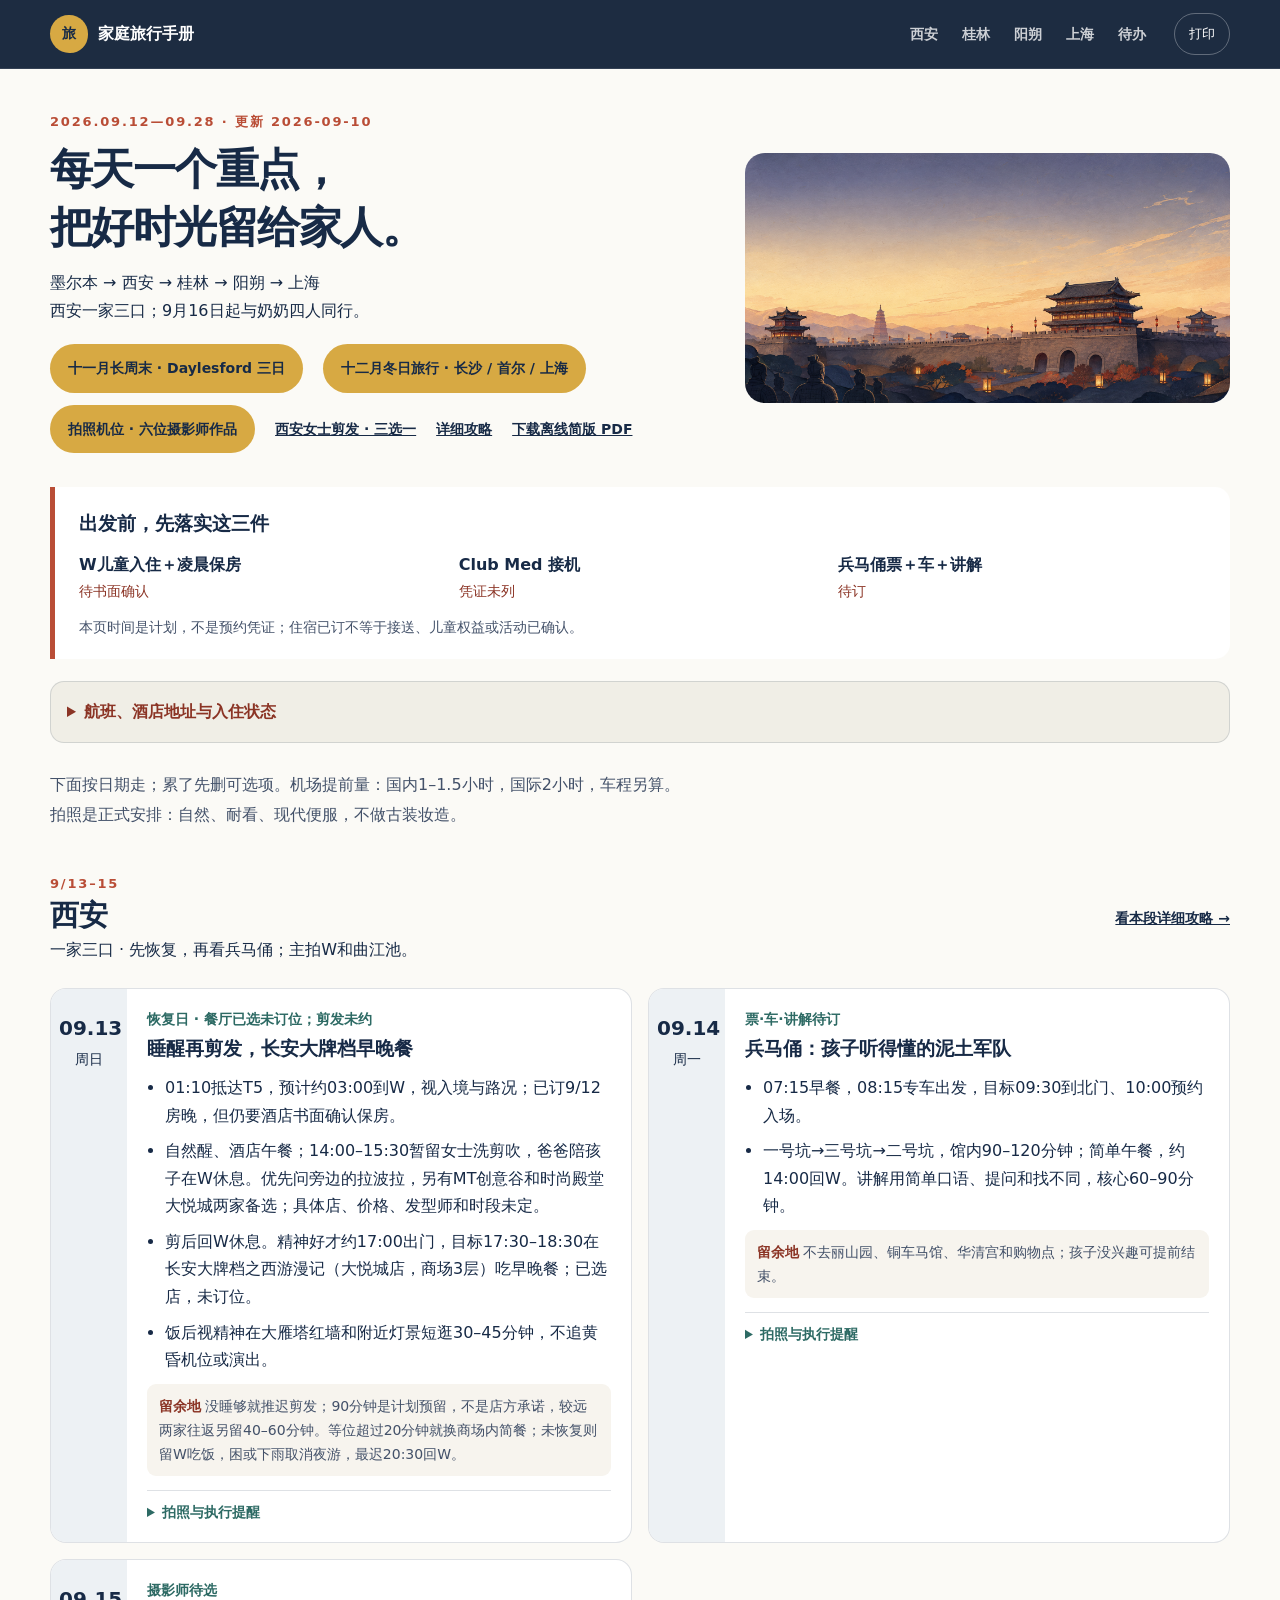
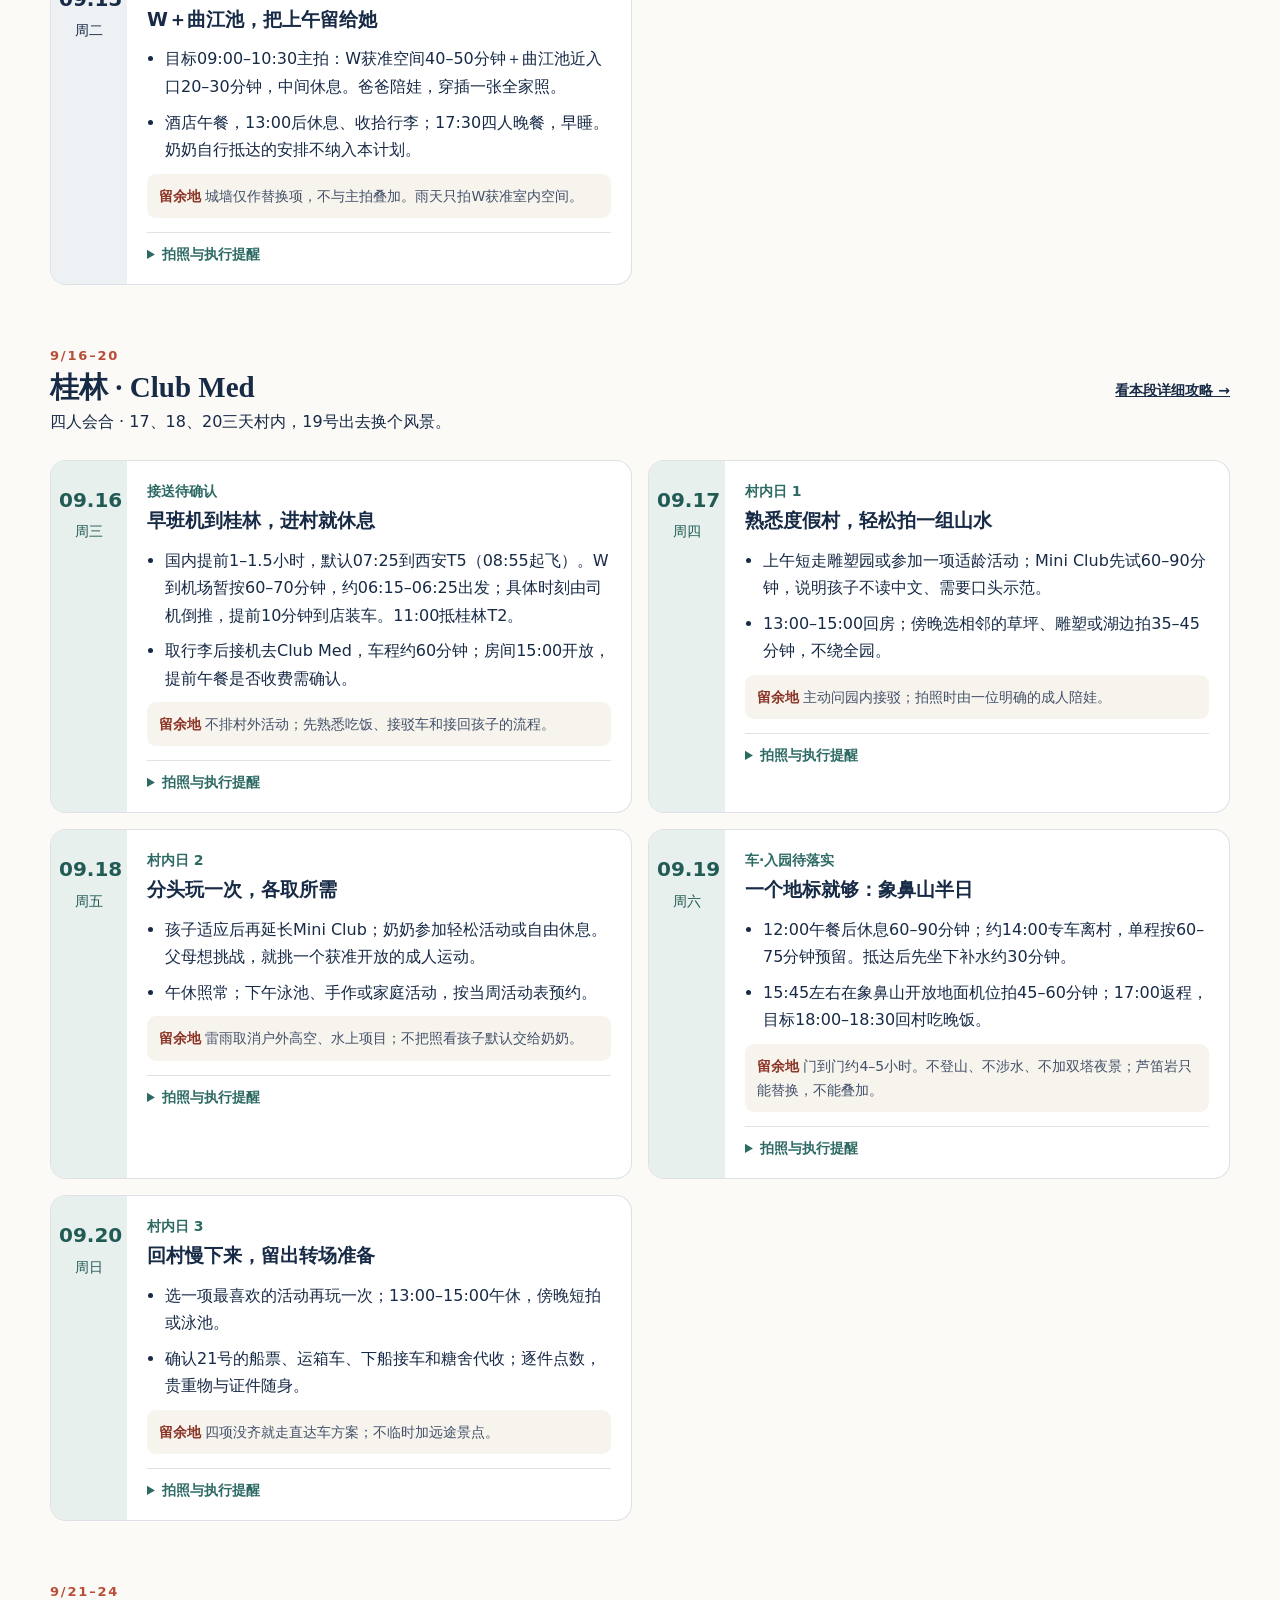
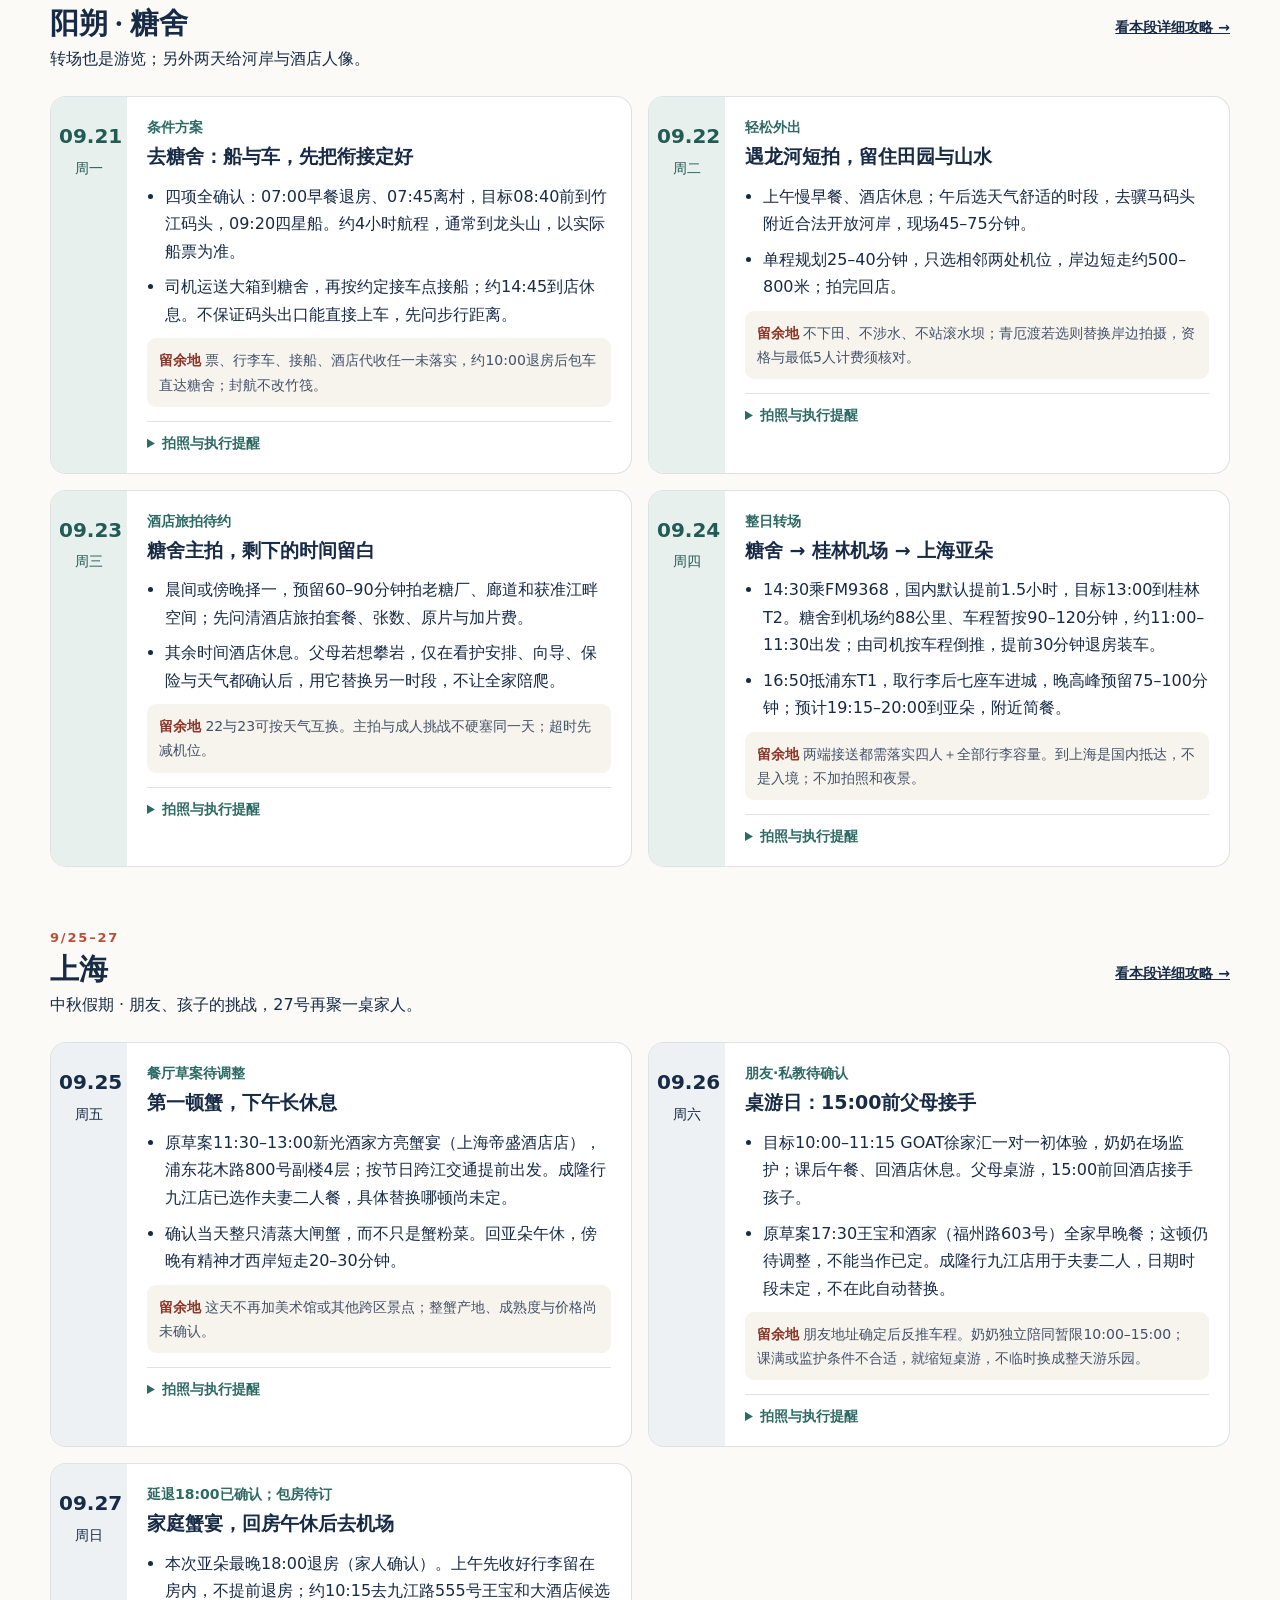
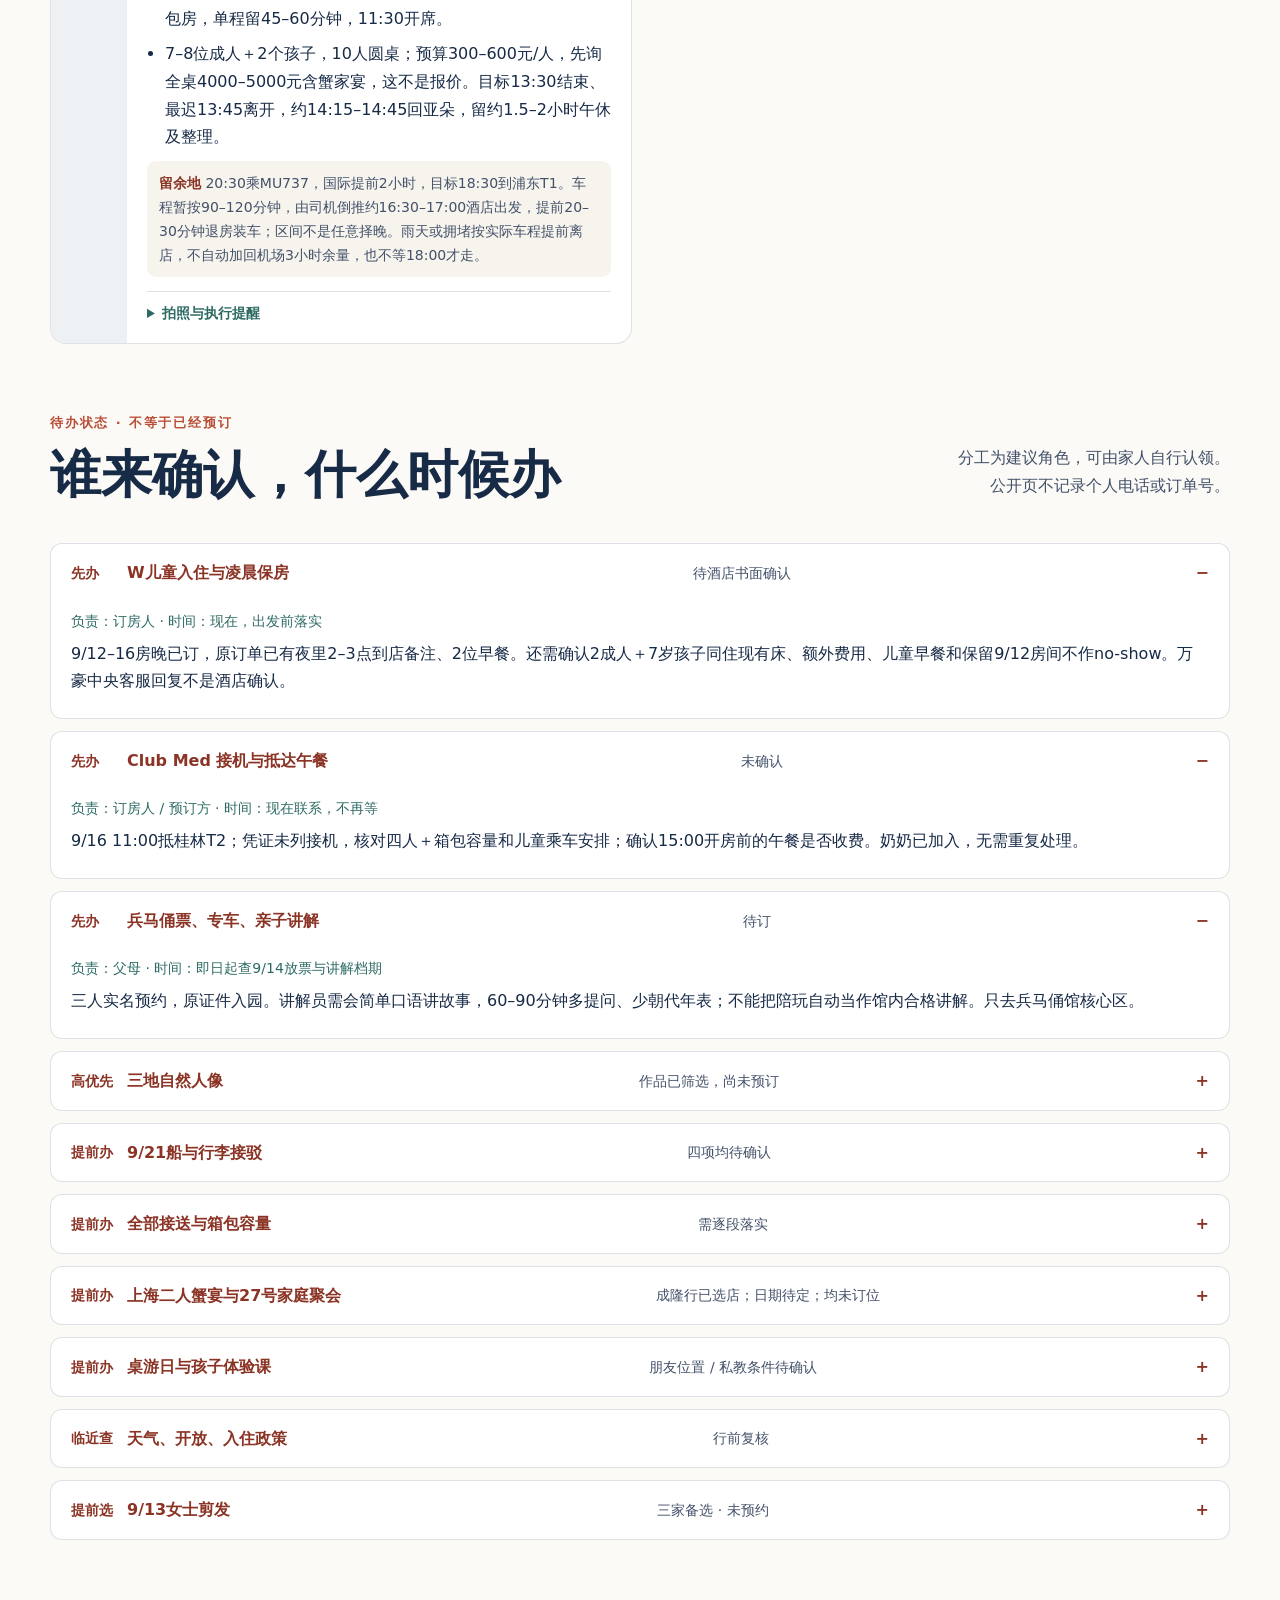
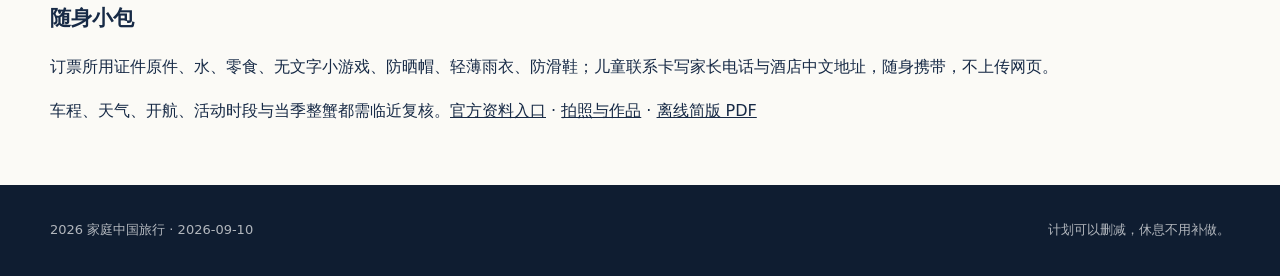
<file: index.html>
<!doctype html>
<html lang="zh-CN">
<head>
  <meta charset="utf-8"><meta name="viewport" content="width=device-width, initial-scale=1">
  <meta name="theme-color" content="#172a46">
  <meta name="description" content="2026年9月家庭中国旅行每日安排：西安、桂林、阳朔、上海。低疲劳亲子游、自然人像、交通与真实待办状态。">
  <title>每天怎么走｜2026 家庭中国旅行</title>
  <link rel="stylesheet" href="styles.css?v=20260905"><script src="app.js?v=20260905" defer></script>
</head>
<body class="daily-home">
<a class="skip-link" href="#main">跳到主要内容</a>
<header class="site-header"><div class="nav-shell">
  <a class="brand" href="#top"><span class="brand-mark" aria-hidden="true">旅</span><span>家庭旅行手册</span></a>
  <nav class="top-nav" aria-label="主导航"><a href="#xian">西安</a><a href="#guilin">桂林</a><a href="#yangshuo">阳朔</a><a href="#shanghai">上海</a><a href="#checklist">待办</a></nav>
  <button class="print-button" type="button" data-print>打印</button>
</div></header>
<main id="main">
  <section class="trip-intro page-shell" id="top">
    <div><p class="eyebrow ink">2026.09.12—09.28 · 更新 2026-09-10</p>
      <h1>每天一个重点，<br>把好时光留给家人。</h1>
      <p>墨尔本 → 西安 → 桂林 → 阳朔 → 上海<br>西安一家三口；9月16日起与奶奶四人同行。</p>
      <div class="home-links"><a class="button button-primary" href="daylesford-2026/">十一月长周末 · Daylesford 三日</a><a class="button button-primary" href="winter-2026/">十二月冬日旅行 · 长沙 / 首尔 / 上海</a><a class="button button-primary" href="photos.html">拍照机位 · 六位摄影师作品</a><a href="guide.html#xian-hair">西安女士剪发 · 三选一</a><a href="guide.html">详细攻略</a><a href="output/pdf/family-trip-2026.pdf" download>下载离线简版 PDF</a></div>
    </div>
    <img src="assets/xian-hero.png" width="480" height="320" alt="西安城墙、兵马俑和灯影组成的旅行插画">
  </section>
  <aside class="priority-summary page-shell" aria-labelledby="priority-title">
    <h2 id="priority-title">出发前，先落实这三件</h2>
    <div><a href="#todo-1">W儿童入住＋凌晨保房 <span>待书面确认</span></a><a href="#todo-2">Club Med 接机 <span>凭证未列</span></a><a href="#todo-3">兵马俑票＋车＋讲解 <span>待订</span></a></div>
    <p>本页时间是计划，不是预约凭证；住宿已订不等于接送、儿童权益或活动已确认。</p>
  </aside>
  <section class="page-shell basics" id="overview"><details><summary>航班、酒店地址与入住状态</summary><div class="basics-body">
    <h2>四段航班 · 均为当地时间</h2><div class="table-wrap" role="region" aria-label="航班列表" tabindex="0"><table><thead><tr><th>日期</th><th>航班</th><th>出发</th><th>到达</th></tr></thead><tbody><tr><td>9/12</td><td>MU852</td><td>12:00 墨尔本 T2</td><td>9/13 01:10 西安 T5</td></tr><tr><td>9/16</td><td>MU2307</td><td>08:55 西安 T5</td><td>11:00 桂林 T2</td></tr><tr><td>9/24</td><td>FM9368</td><td>14:30 桂林 T2</td><td>16:50 浦东 T1</td></tr><tr><td>9/27</td><td>MU737</td><td>20:30 浦东 T1</td><td>9/28 09:00 墨尔本 T2</td></tr></tbody></table></div>
    <h2 id="airport-timing">提前多久到机场</h2><p>按家人要求：国内提前1–1.5小时到出发航站楼，默认按1.5小时倒推；国际提前2小时。车程另算，所有时间均为当地时间；到机场时间不等于值机、托运或登机截止。</p><div class="table-wrap" role="region" aria-label="机场到达与酒店出发计划" tabindex="0"><table><thead><tr><th>日期与航班</th><th>目标到机场</th><th>出发安排（车程另算）</th></tr></thead><tbody><tr><td>9/12 MU852</td><td>10:00 墨尔本 T2</td><td>从住处出发时间另按车程倒推</td></tr><tr><td>9/16 MU2307</td><td>07:25 西安 T5</td><td>W约06:15–06:25出发；车程60–70分钟</td></tr><tr><td>9/24 FM9368</td><td>13:00 桂林 T2</td><td>糖舍约11:00–11:30出发；车程90–120分钟</td></tr><tr><td>9/27 MU737</td><td>18:30 浦东 T1</td><td>亚朵约16:30–17:00出发；车程90–120分钟</td></tr></tbody></table></div><p>国内可用到场范围：9/16为07:25–07:55，9/24为13:00–13:30；默认选前端。有托运行李时不把1小时下限当默认。出发区间须由司机按预计车程倒推，不能任意选最晚点；拥堵只调整路上出发时间，不自动增加机场提前量。</p>
    <div class="stay-compact-grid"><article><p class="card-kicker">西安 · 9/12–16 · 4晚</p><h3>西安 W 酒店</h3><p>曲江池东路333号</p><p>房晚已订；儿童入住、费用与凌晨保房待书面确认</p><a href="tel:+862989669999">+86 29 8966 9999</a></article><article><p class="card-kicker">桂林 · 9/16–21 · 5晚</p><h3>Club Med 桂林</h3><p>雁山区大埠乡愚自乐园</p><p>2间豪华阳台房；奶奶已加入；接机未确认</p></article><article><p class="card-kicker">阳朔 · 9/21–24 · 3晚</p><h3>阳朔糖舍</h3><p>阳朔县东岭路102号</p><p>住宿已定；有旅拍服务，本订单权益待核</p></article><article><p class="card-kicker">上海 · 9/24–27 · 3晚</p><h3>上海徐汇龙华滨江广场亚朵酒店</h3><p>喜泰支路6号5幢</p><p>家人确认本次最晚18:00退房；9/27按车程约16:30–17:00离店，18:30到浦东T1</p></article></div>
    <p>7岁男孩：能听说中文，少阅读、历史零基础；奶奶62岁，不参加西安游玩。证件、订单、私人联系方式和朋友地址不放公开网页。</p>
  </div></details></section>
  <div class="page-shell daily-introduction"><p>下面按日期走；累了先删可选项。机场提前量：国内1–1.5小时，国际2小时，车程另算。</p><p>拍照是正式安排：自然、耐看、现代便服，不做古装妆造。</p></div>
  <section class="page-shell daily-city" id="xian"><div class="section-heading"><div><p class="eyebrow ink">9/13–15</p><h2>西安</h2><p>一家三口 · 先恢复，再看兵马俑；主拍W和曲江池。</p></div><a href="guide.html#xian">看本段详细攻略 →</a></div><div class="daily-grid"><article class="daily-card" id="day-09-13"><div class="daily-date"><strong>09.13</strong><span>周日</span></div><div class="daily-body"><p class="daily-tag">恢复日 · 餐厅已选未订位；剪发未约</p><h3>睡醒再剪发，长安大牌档早晚餐</h3><ul><li>01:10抵达T5，预计约03:00到W，视入境与路况；已订9/12房晚，但仍要酒店书面确认保房。</li><li>自然醒、酒店午餐；14:00–15:30暂留女士洗剪吹，爸爸陪孩子在W休息。优先问旁边的拉波拉，另有MT创意谷和时尚殿堂大悦城两家备选；具体店、价格、发型师和时段未定。</li><li>剪后回W休息。精神好才约17:00出门，目标17:30–18:30在长安大牌档之西游漫记（大悦城店，商场3层）吃早晚餐；已选店，未订位。</li><li>饭后视精神在大雁塔红墙和附近灯景短逛30–45分钟，不追黄昏机位或演出。</li></ul><p class="daily-limit"><strong>留余地</strong> 没睡够就推迟剪发；90分钟是计划预留，不是店方承诺，较远两家往返另留40–60分钟。等位超过20分钟就换商场内简餐；未恢复则留W吃饭，困或下雨取消夜游，最迟20:30回W。</p><details class="daily-photo"><summary>拍照与执行提醒</summary><p>先剪发，再拍9/15的W与曲江池。今日红墙只顺路自拍，不约收费摄影师赶场；三家作品与导航见详细攻略的女士剪发栏。</p></details></div></article><article class="daily-card" id="day-09-14"><div class="daily-date"><strong>09.14</strong><span>周一</span></div><div class="daily-body"><p class="daily-tag">票·车·讲解待订</p><h3>兵马俑：孩子听得懂的泥土军队</h3><ul><li>07:15早餐，08:15专车出发，目标09:30到北门、10:00预约入场。</li><li>一号坑→三号坑→二号坑，馆内90–120分钟；简单午餐，约14:00回W。讲解用简单口语、提问和找不同，核心60–90分钟。</li></ul><p class="daily-limit"><strong>留余地</strong> 不去丽山园、铜车马馆、华清宫和购物点；孩子没兴趣可提前结束。</p><details class="daily-photo"><summary>拍照与执行提醒</summary><p>下午只休息，不再另约一场主拍。</p></details></div></article><article class="daily-card" id="day-09-15"><div class="daily-date"><strong>09.15</strong><span>周二</span></div><div class="daily-body"><p class="daily-tag">摄影师待选</p><h3>W＋曲江池，把上午留给她</h3><ul><li>目标09:00–10:30主拍：W获准空间40–50分钟＋曲江池近入口20–30分钟，中间休息。爸爸陪娃，穿插一张全家照。</li><li>酒店午餐，13:00后休息、收拾行李；17:30四人晚餐，早睡。奶奶自行抵达的安排不纳入本计划。</li></ul><p class="daily-limit"><strong>留余地</strong> 城墙仅作替换项，不与主拍叠加。雨天只拍W获准室内空间。</p><details class="daily-photo"><summary>拍照与执行提醒</summary><p>现代便服、自然抓拍；先看三位摄影师作品，再确认档期和酒店准入。</p></details></div></article></div></section>
<section class="page-shell daily-city" id="guilin"><div class="section-heading"><div><p class="eyebrow ink">9/16–20</p><h2>桂林 · Club Med</h2><p>四人会合 · 17、18、20三天村内，19号出去换个风景。</p></div><a href="guide.html#guilin">看本段详细攻略 →</a></div><div class="daily-grid"><article class="daily-card" id="day-09-16"><div class="daily-date"><strong>09.16</strong><span>周三</span></div><div class="daily-body"><p class="daily-tag">接送待确认</p><h3>早班机到桂林，进村就休息</h3><ul><li>国内提前1–1.5小时，默认07:25到西安T5（08:55起飞）。W到机场暂按60–70分钟，约06:15–06:25出发；具体时刻由司机倒推，提前10分钟到店装车。11:00抵桂林T2。</li><li>取行李后接机去Club Med，车程约60分钟；房间15:00开放，提前午餐是否收费需确认。</li></ul><p class="daily-limit"><strong>留余地</strong> 不排村外活动；先熟悉吃饭、接驳车和接回孩子的流程。</p><details class="daily-photo"><summary>拍照与执行提醒</summary><p>今天不安排正式拍摄。</p></details></div></article><article class="daily-card" id="day-09-17"><div class="daily-date"><strong>09.17</strong><span>周四</span></div><div class="daily-body"><p class="daily-tag">村内日 1</p><h3>熟悉度假村，轻松拍一组山水</h3><ul><li>上午短走雕塑园或参加一项适龄活动；Mini Club先试60–90分钟，说明孩子不读中文、需要口头示范。</li><li>13:00–15:00回房；傍晚选相邻的草坪、雕塑或湖边拍35–45分钟，不绕全园。</li></ul><p class="daily-limit"><strong>留余地</strong> 主动问园内接驳；拍照时由一位明确的成人陪娃。</p><details class="daily-photo"><summary>拍照与执行提醒</summary><p>桂林主拍窗口；外请摄影师能否入村须先获准。</p></details></div></article><article class="daily-card" id="day-09-18"><div class="daily-date"><strong>09.18</strong><span>周五</span></div><div class="daily-body"><p class="daily-tag">村内日 2</p><h3>分头玩一次，各取所需</h3><ul><li>孩子适应后再延长Mini Club；奶奶参加轻松活动或自由休息。父母想挑战，就挑一个获准开放的成人运动。</li><li>午休照常；下午泳池、手作或家庭活动，按当周活动表预约。</li></ul><p class="daily-limit"><strong>留余地</strong> 雷雨取消户外高空、水上项目；不把照看孩子默认交给奶奶。</p><details class="daily-photo"><summary>拍照与执行提醒</summary><p>17号天气不好时，今天补20–30分钟，不再另跑景点。</p></details></div></article><article class="daily-card" id="day-09-19"><div class="daily-date"><strong>09.19</strong><span>周六</span></div><div class="daily-body"><p class="daily-tag">车·入园待落实</p><h3>一个地标就够：象鼻山半日</h3><ul><li>12:00午餐后休息60–90分钟；约14:00专车离村，单程按60–75分钟预留。抵达后先坐下补水约30分钟。</li><li>15:45左右在象鼻山开放地面机位拍45–60分钟；17:00返程，目标18:00–18:30回村吃晚饭。</li></ul><p class="daily-limit"><strong>留余地</strong> 门到门约4–5小时。不登山、不涉水、不加双塔夜景；芦笛岩只能替换，不能叠加。</p><details class="daily-photo"><summary>拍照与执行提醒</summary><p>先她的人像、再全家照；下雨可与20号互换，或留村补拍。</p></details></div></article><article class="daily-card" id="day-09-20"><div class="daily-date"><strong>09.20</strong><span>周日</span></div><div class="daily-body"><p class="daily-tag">村内日 3</p><h3>回村慢下来，留出转场准备</h3><ul><li>选一项最喜欢的活动再玩一次；13:00–15:00午休，傍晚短拍或泳池。</li><li>确认21号的船票、运箱车、下船接车和糖舍代收；逐件点数，贵重物与证件随身。</li></ul><p class="daily-limit"><strong>留余地</strong> 四项没齐就走直达车方案；不临时加远途景点。</p><details class="daily-photo"><summary>拍照与执行提醒</summary><p>Club Med最后一个天气补拍窗口。</p></details></div></article></div></section>
<section class="page-shell daily-city" id="yangshuo"><div class="section-heading"><div><p class="eyebrow ink">9/21–24</p><h2>阳朔 · 糖舍</h2><p>转场也是游览；另外两天给河岸与酒店人像。</p></div><a href="guide.html#yangshuo">看本段详细攻略 →</a></div><div class="daily-grid"><article class="daily-card" id="day-09-21"><div class="daily-date"><strong>09.21</strong><span>周一</span></div><div class="daily-body"><p class="daily-tag">条件方案</p><h3>去糖舍：船与车，先把衔接定好</h3><ul><li>四项全确认：07:00早餐退房、07:45离村，目标08:40前到竹江码头，09:20四星船。约4小时航程，通常到龙头山，以实际船票为准。</li><li>司机运送大箱到糖舍，再按约定接车点接船；约14:45到店休息。不保证码头出口能直接上车，先问步行距离。</li></ul><p class="daily-limit"><strong>留余地</strong> 票、行李车、接船、酒店代收任一未落实，约10:00退房后包车直达糖舍；封航不改竹筏。</p><details class="daily-photo"><summary>拍照与执行提醒</summary><p>船上短上甲板，下午只踩点休息，不赶西街。</p></details></div></article><article class="daily-card" id="day-09-22"><div class="daily-date"><strong>09.22</strong><span>周二</span></div><div class="daily-body"><p class="daily-tag">轻松外出</p><h3>遇龙河短拍，留住田园与山水</h3><ul><li>上午慢早餐、酒店休息；午后选天气舒适的时段，去骥马码头附近合法开放河岸，现场45–75分钟。</li><li>单程规划25–40分钟，只选相邻两处机位，岸边短走约500–800米；拍完回店。</li></ul><p class="daily-limit"><strong>留余地</strong> 不下田、不涉水、不站滚水坝；青厄渡若选则替换岸边拍摄，资格与最低5人计费须核对。</p><details class="daily-photo"><summary>拍照与执行提醒</summary><p>自然人像为主，不保证九月金黄稻田；富里桥是替换项，不加一站。</p></details></div></article><article class="daily-card" id="day-09-23"><div class="daily-date"><strong>09.23</strong><span>周三</span></div><div class="daily-body"><p class="daily-tag">酒店旅拍待约</p><h3>糖舍主拍，剩下的时间留白</h3><ul><li>晨间或傍晚择一，预留60–90分钟拍老糖厂、廊道和获准江畔空间；先问清酒店旅拍套餐、张数、原片与加片费。</li><li>其余时间酒店休息。父母若想攀岩，仅在看护安排、向导、保险与天气都确认后，用它替换另一时段，不让全家陪爬。</li></ul><p class="daily-limit"><strong>留余地</strong> 22与23可按天气互换。主拍与成人挑战不硬塞同一天；超时先减机位。</p><details class="daily-photo"><summary>拍照与执行提醒</summary><p>自然便服，不绑定古装妆造；爸爸陪娃，奶奶是否帮忙须先同意。</p></details></div></article><article class="daily-card" id="day-09-24"><div class="daily-date"><strong>09.24</strong><span>周四</span></div><div class="daily-body"><p class="daily-tag">整日转场</p><h3>糖舍 → 桂林机场 → 上海亚朵</h3><ul><li>14:30乘FM9368，国内默认提前1.5小时，目标13:00到桂林T2。糖舍到机场约88公里、车程暂按90–120分钟，约11:00–11:30出发；由司机按车程倒推，提前30分钟退房装车。</li><li>16:50抵浦东T1，取行李后七座车进城，晚高峰预留75–100分钟；预计19:15–20:00到亚朵，附近简餐。</li></ul><p class="daily-limit"><strong>留余地</strong> 两端接送都需落实四人＋全部行李容量。到上海是国内抵达，不是入境；不加拍照和夜景。</p><details class="daily-photo"><summary>拍照与执行提醒</summary><p>上午不再安排远处拍摄。</p></details></div></article></div></section>
<section class="page-shell daily-city" id="shanghai"><div class="section-heading"><div><p class="eyebrow ink">9/25–27</p><h2>上海</h2><p>中秋假期 · 朋友、孩子的挑战，27号再聚一桌家人。</p></div><a href="guide.html#shanghai">看本段详细攻略 →</a></div><div class="daily-grid"><article class="daily-card" id="day-09-25"><div class="daily-date"><strong>09.25</strong><span>周五</span></div><div class="daily-body"><p class="daily-tag">餐厅草案待调整</p><h3>第一顿蟹，下午长休息</h3><ul><li>原草案11:30–13:00新光酒家方亮蟹宴（上海帝盛酒店店），浦东花木路800号副楼4层；按节日跨江交通提前出发。成隆行九江店已选作夫妻二人餐，具体替换哪顿尚未定。</li><li>确认当天整只清蒸大闸蟹，而不只是蟹粉菜。回亚朵午休，傍晚有精神才西岸短走20–30分钟。</li></ul><p class="daily-limit"><strong>留余地</strong> 这天不再加美术馆或其他跨区景点；整蟹产地、成熟度与价格尚未确认。</p><details class="daily-photo"><summary>拍照与执行提醒</summary><p>上海不另加旅拍任务。二人餐日期确定后另落实孩子照看，不自动延长奶奶看护。</p></details></div></article><article class="daily-card" id="day-09-26"><div class="daily-date"><strong>09.26</strong><span>周六</span></div><div class="daily-body"><p class="daily-tag">朋友·私教待确认</p><h3>桌游日：15:00前父母接手</h3><ul><li>目标10:00–11:15 GOAT徐家汇一对一初体验，奶奶在场监护；课后午餐、回酒店休息。父母桌游，15:00前回酒店接手孩子。</li><li>原草案17:30王宝和酒家（福州路603号）全家早晚餐；这顿仍待调整，不能当作已定。成隆行九江店用于夫妻二人，日期时段未定，不在此自动替换。</li></ul><p class="daily-limit"><strong>留余地</strong> 朋友地址确定后反推车程。奶奶独立陪同暂限10:00–15:00；课满或监护条件不合适，就缩短桌游，不临时换成整天游乐园。</p><details class="daily-photo"><summary>拍照与执行提醒</summary><p>GOAT满7岁、全程教练、陪同座位、装备和保险全部确认才执行。</p></details></div></article><article class="daily-card" id="day-09-27"><div class="daily-date"><strong>09.27</strong><span>周日</span></div><div class="daily-body"><p class="daily-tag">延退18:00已确认；包房待订</p><h3>家庭蟹宴，回房午休后去机场</h3><ul><li>本次亚朵最晚18:00退房（家人确认）。上午先收好行李留在房内，不提前退房；约10:15去九江路555号王宝和大酒店候选包房，单程留45–60分钟，11:30开席。</li><li>7–8位成人＋2个孩子，10人圆桌；预算300–600元/人，先询全桌4000–5000元含蟹家宴，这不是报价。目标13:30结束、最迟13:45离开，约14:15–14:45回亚朵，留约1.5–2小时午休及整理。</li></ul><p class="daily-limit"><strong>留余地</strong> 20:30乘MU737，国际提前2小时，目标18:30到浦东T1。车程暂按90–120分钟，由司机倒推约16:30–17:00酒店出发，提前20–30分钟退房装车；区间不是任意择晚。雨天或拥堵按实际车程提前离店，不自动加回机场3小时余量，也不等18:00才走。</p><details class="daily-photo"><summary>拍照与执行提醒</summary><p>成隆行九江店是另一次夫妻二人餐，不是27号多人宴。27号包房、费用和整蟹供应待确认；021-53965000转餐饮预订。接送含餐后回亚朵取行李，证件和贵重物随身。</p></details></div></article></div></section>
  <section class="page-shell task-section" id="checklist"><div class="section-heading"><div><p class="eyebrow ink">待办状态 · 不等于已经预订</p><h2>谁来确认，什么时候办</h2></div><p class="section-note">分工为建议角色，可由家人自行认领。<br>公开页不记录个人电话或订单号。</p></div><div class="task-list" id="before-you-go"><details class="task-row" id="todo-1" open><summary><span class="task-priority">先办</span><span>W儿童入住与凌晨保房</span><span class="task-state">待酒店书面确认</span></summary><div class="task-body"><p class="task-meta">负责：订房人 · 时间：现在，出发前落实</p><p>9/12–16房晚已订，原订单已有夜里2–3点到店备注、2位早餐。还需确认2成人＋7岁孩子同住现有床、额外费用、儿童早餐和保留9/12房间不作no-show。万豪中央客服回复不是酒店确认。</p></div></details>
<details class="task-row" id="todo-2" open><summary><span class="task-priority">先办</span><span>Club Med 接机与抵达午餐</span><span class="task-state">未确认</span></summary><div class="task-body"><p class="task-meta">负责：订房人 / 预订方 · 时间：现在联系，不再等</p><p>9/16 11:00抵桂林T2；凭证未列接机，核对四人＋箱包容量和儿童乘车安排；确认15:00开房前的午餐是否收费。奶奶已加入，无需重复处理。</p></div></details>
<details class="task-row" id="todo-3" open><summary><span class="task-priority">先办</span><span>兵马俑票、专车、亲子讲解</span><span class="task-state">待订</span></summary><div class="task-body"><p class="task-meta">负责：父母 · 时间：即日起查9/14放票与讲解档期</p><p>三人实名预约，原证件入园。讲解员需会简单口语讲故事，60–90分钟多提问、少朝代年表；不能把陪玩自动当作馆内合格讲解。只去兵马俑馆核心区。</p></div></details>
<details class="task-row" id="todo-4"><summary><span class="task-priority">高优先</span><span>三地自然人像</span><span class="task-state">作品已筛选，尚未预订</span></summary><div class="task-body"><p class="task-meta">负责：她选风格 / 订房人核准入 · 时间：现在选作品并询档期</p><p>西安三位、桂林三位各有原作者作品入口。锁定执拍者、总价、原片精修与退改；先核W和Club Med准入，糖舍先问现有权益，不重复付费。</p></div></details>
<details class="task-row" id="todo-5"><summary><span class="task-priority">提前办</span><span>9/21船与行李接驳</span><span class="task-state">四项均待确认</span></summary><div class="task-body"><p class="task-meta">负责：订车人 / 糖舍 · 时间：9/14关注开售，9/20最终检查</p><p>竹江四星船票、行李专车、龙头山或实际终点接船、糖舍代收，问整段总价和下船步行距离。任一未落实则包车直达；已出票按退改规则处理。</p></div></details>
<details class="task-row" id="todo-6"><summary><span class="task-priority">提前办</span><span>全部接送与箱包容量</span><span class="task-state">需逐段落实</span></summary><div class="task-body"><p class="task-meta">负责：订车人 · 时间：出发前确认，乘车前一天及当天复核</p><p>机场目标：9/12墨尔本T2 10:00；9/16西安T5 07:25；9/24桂林T2 13:00；9/27浦东T1 18:30。对应W约06:15–06:25、糖舍约11:00–11:30、亚朵约16:30–17:00出发，具体由司机按车程倒推。其余接机及9/14、9/19、9/21用车仍需落实。七座不等于装下全部大箱，须报件数。</p></div></details>
<details class="task-row" id="todo-7"><summary><span class="task-priority">提前办</span><span>上海二人蟹宴与27号家庭聚会</span><span class="task-state">成隆行已选店；日期待定；均未订位</span></summary><div class="task-body"><p class="task-meta">负责：订餐人 · 时间：先定二人餐日期，出发前7天复核供应</p><p>成隆行九江店由家人核实无装修影响，用于夫妻二人，日期时段及替换25/26哪顿待定，孩子照看另落实；不是27号多人宴。27号11:30候选王宝和大酒店（九江路555号），7–8成人＋2孩子，10人包房，预算300–600元/人，先询全桌4000–5000元含蟹菜单及全部费用，13:30结束、最迟13:45离开。均未订位，不承诺当季阳澄湖蟹。</p></div></details>
<details class="task-row" id="todo-8"><summary><span class="task-priority">提前办</span><span>桌游日与孩子体验课</span><span class="task-state">朋友位置 / 私教条件待确认</span></summary><div class="task-body"><p class="task-meta">负责：父母 · 时间：先核朋友地址，再订9/26时段</p><p>GOAT徐家汇TPY中心8楼，肇嘉浜路1117号；满7岁、全程一对一、奶奶有座位、装备保险均要确认。15:00前父母回酒店接手，不默认延长奶奶看护到晚间。</p></div></details>
<details class="task-row" id="todo-9"><summary><span class="task-priority">临近查</span><span>天气、开放、入住政策</span><span class="task-state">行前复核</span></summary><div class="task-body"><p class="task-meta">负责：全家分工 · 时间：各段出发前7天与72小时；返程当天看路况</p><p>Club Med当周活动、Mini Club交接、河道开航、景点开放、摄影权限；各航班值机、托运及登机截止和接送车程。亚朵本次18:00延退已由家人确认，实际按18:30到浦东T1倒推离店。全家携带与订票一致的证件原件，孩子不自动豁免证件。</p></div></details>
<details class="task-row" id="todo-10"><summary><span class="task-priority">提前选</span><span>9/13女士剪发</span><span class="task-state">三家备选 · 未预约</span></summary><div class="task-body"><p class="task-meta">负责：她选作品 / 家人确认预约 · 时间：出发前问9/13 14:00档期，当天按睡眠调整</p><p>拉波拉（万众国际A座，距W约0.3公里）优先；MT曲江创意谷4.1公里、时尚殿堂大悦城5.7公里备选，均为9/7高德推荐驾车路线。问清非会员洗剪吹总价、指定发型师、是否只剪不烫染、用时和改期规则；不买卡不预付套餐。爸爸陪娃在W休息，剪后不加逛街任务。</p></div></details></div></section>
  <section class="page-shell home-footnotes"><h2>随身小包</h2><p>订票所用证件原件、水、零食、无文字小游戏、防晒帽、轻薄雨衣、防滑鞋；儿童联系卡写家长电话与酒店中文地址，随身携带，不上传网页。</p><p>车程、天气、开航、活动时段与当季整蟹都需临近复核。<a href="guide.html#sources-title">官方资料入口</a> · <a href="photos.html">拍照与作品</a> · <a href="output/pdf/family-trip-2026.pdf">离线简版 PDF</a></p></section>
</main>
<footer><div class="page-shell footer-inner"><p>2026 家庭中国旅行 · 2026-09-10</p><p>计划可以删减，休息不用补做。</p></div></footer>
</body></html>
</file>
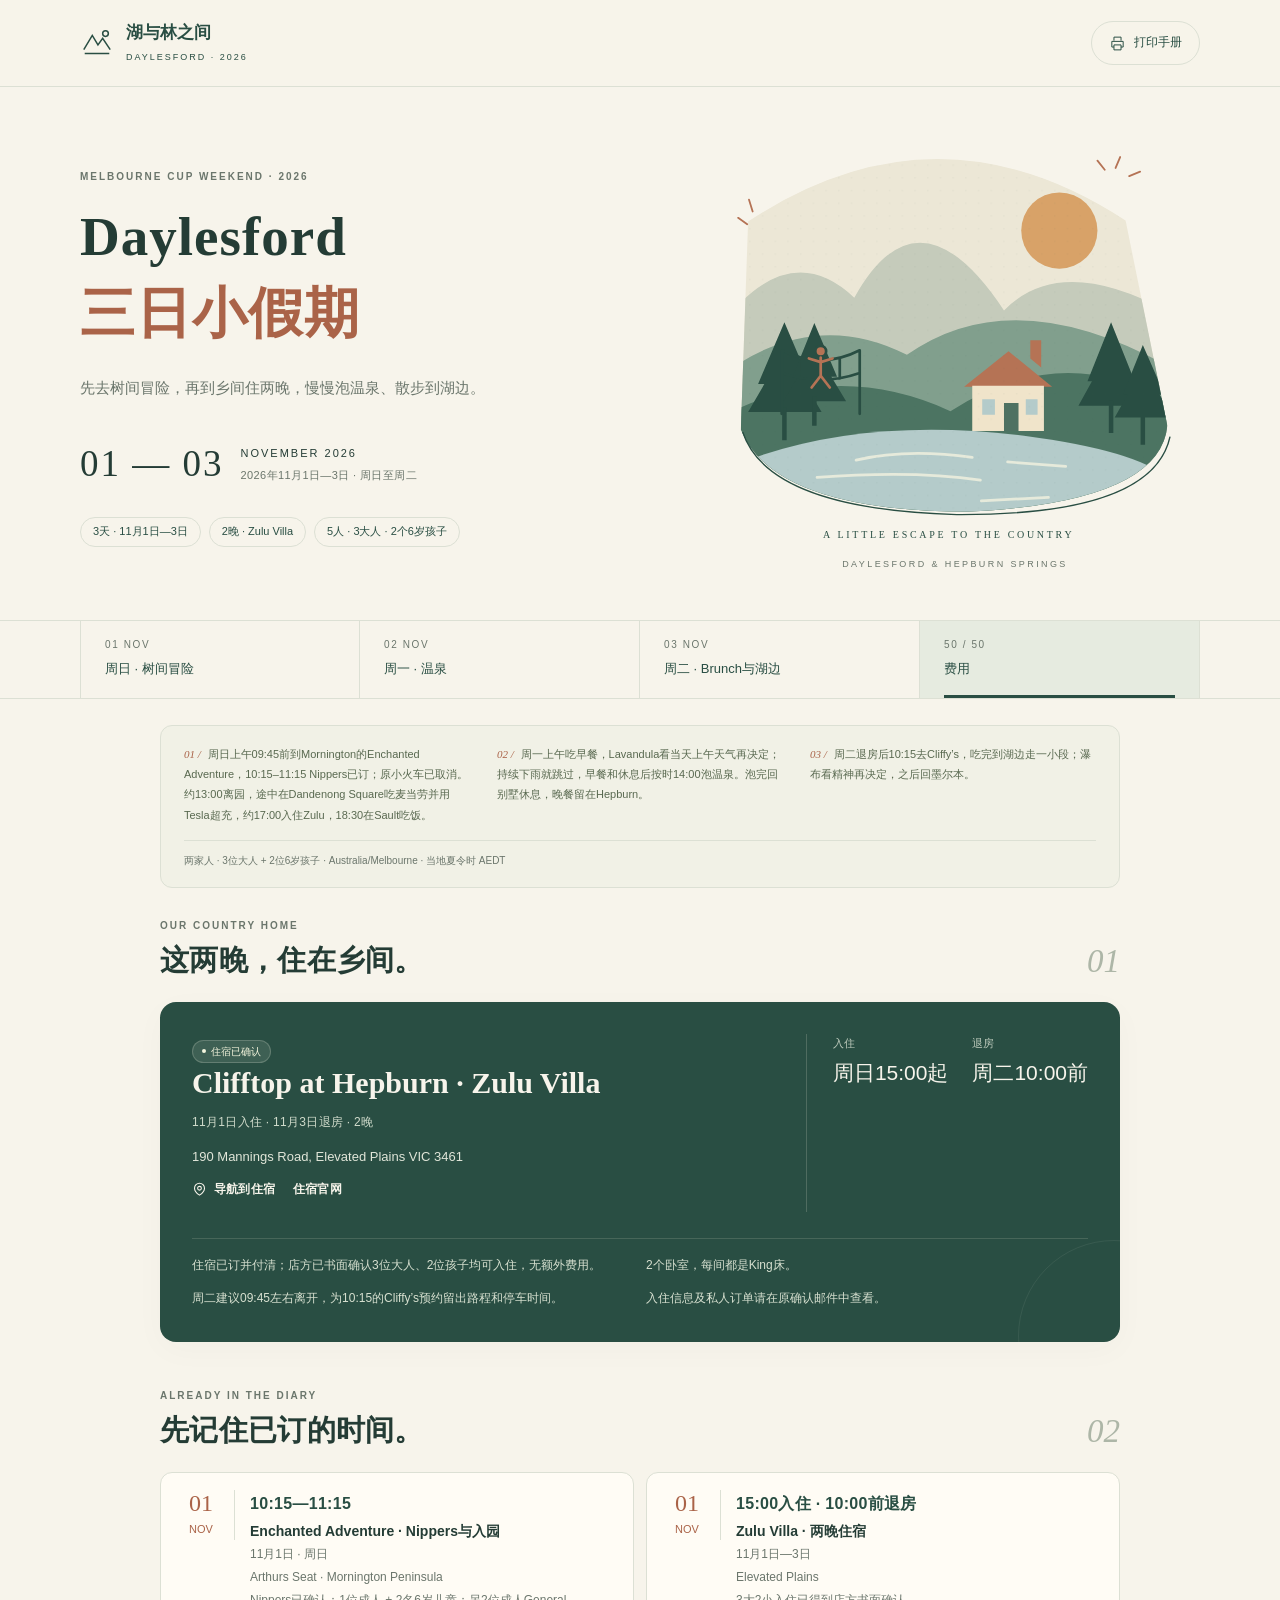
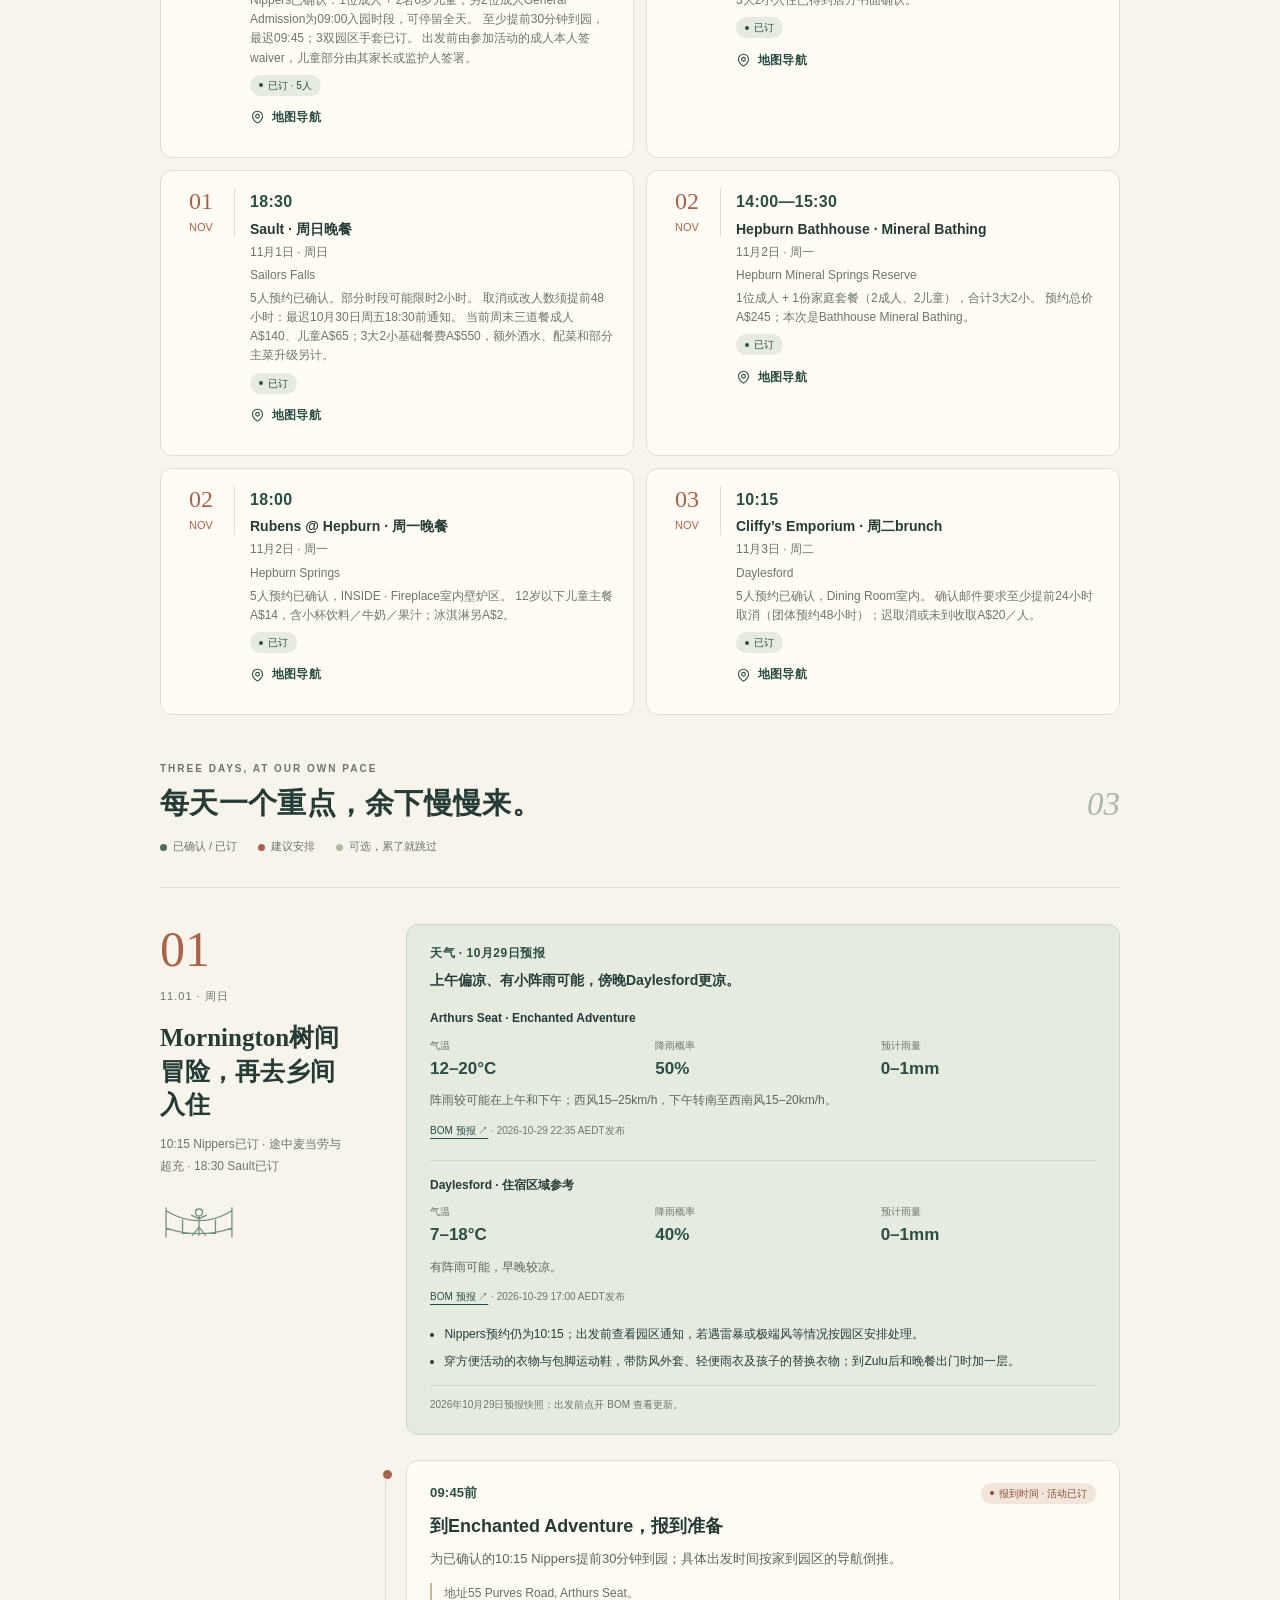
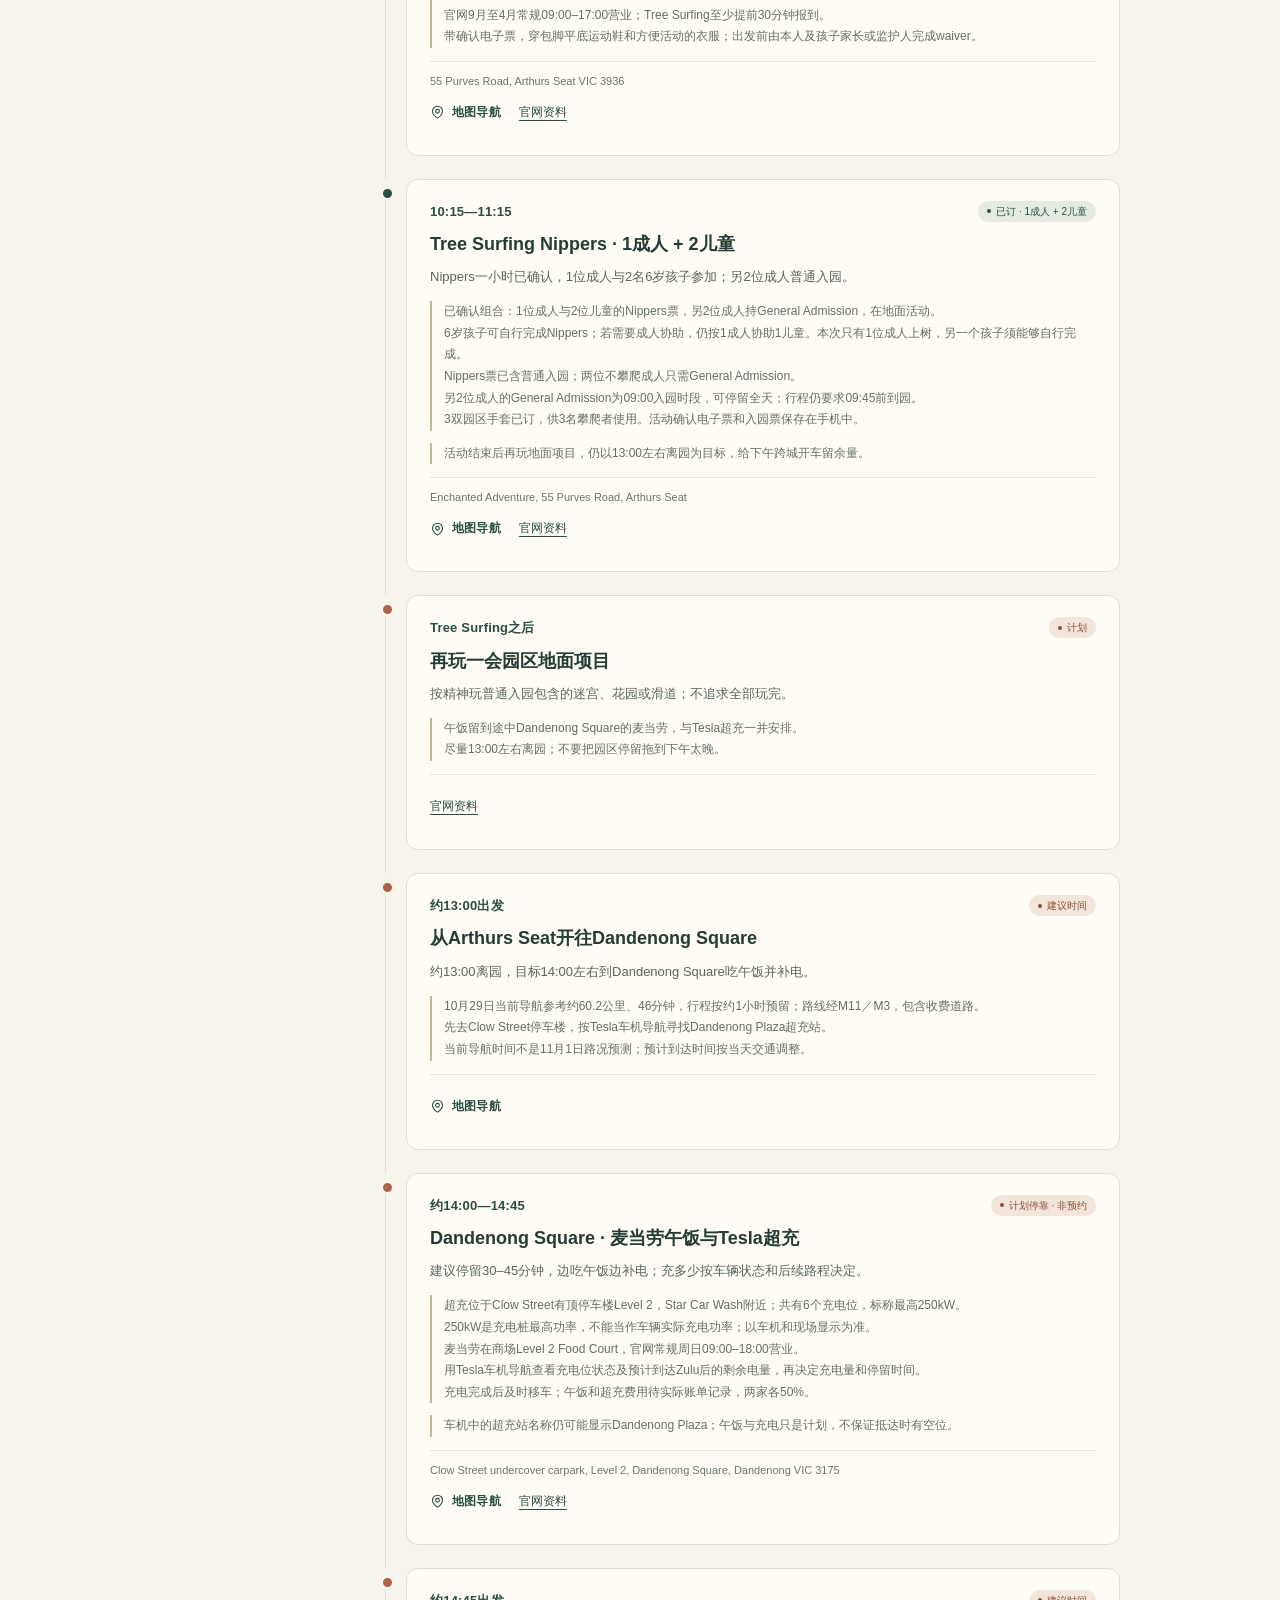
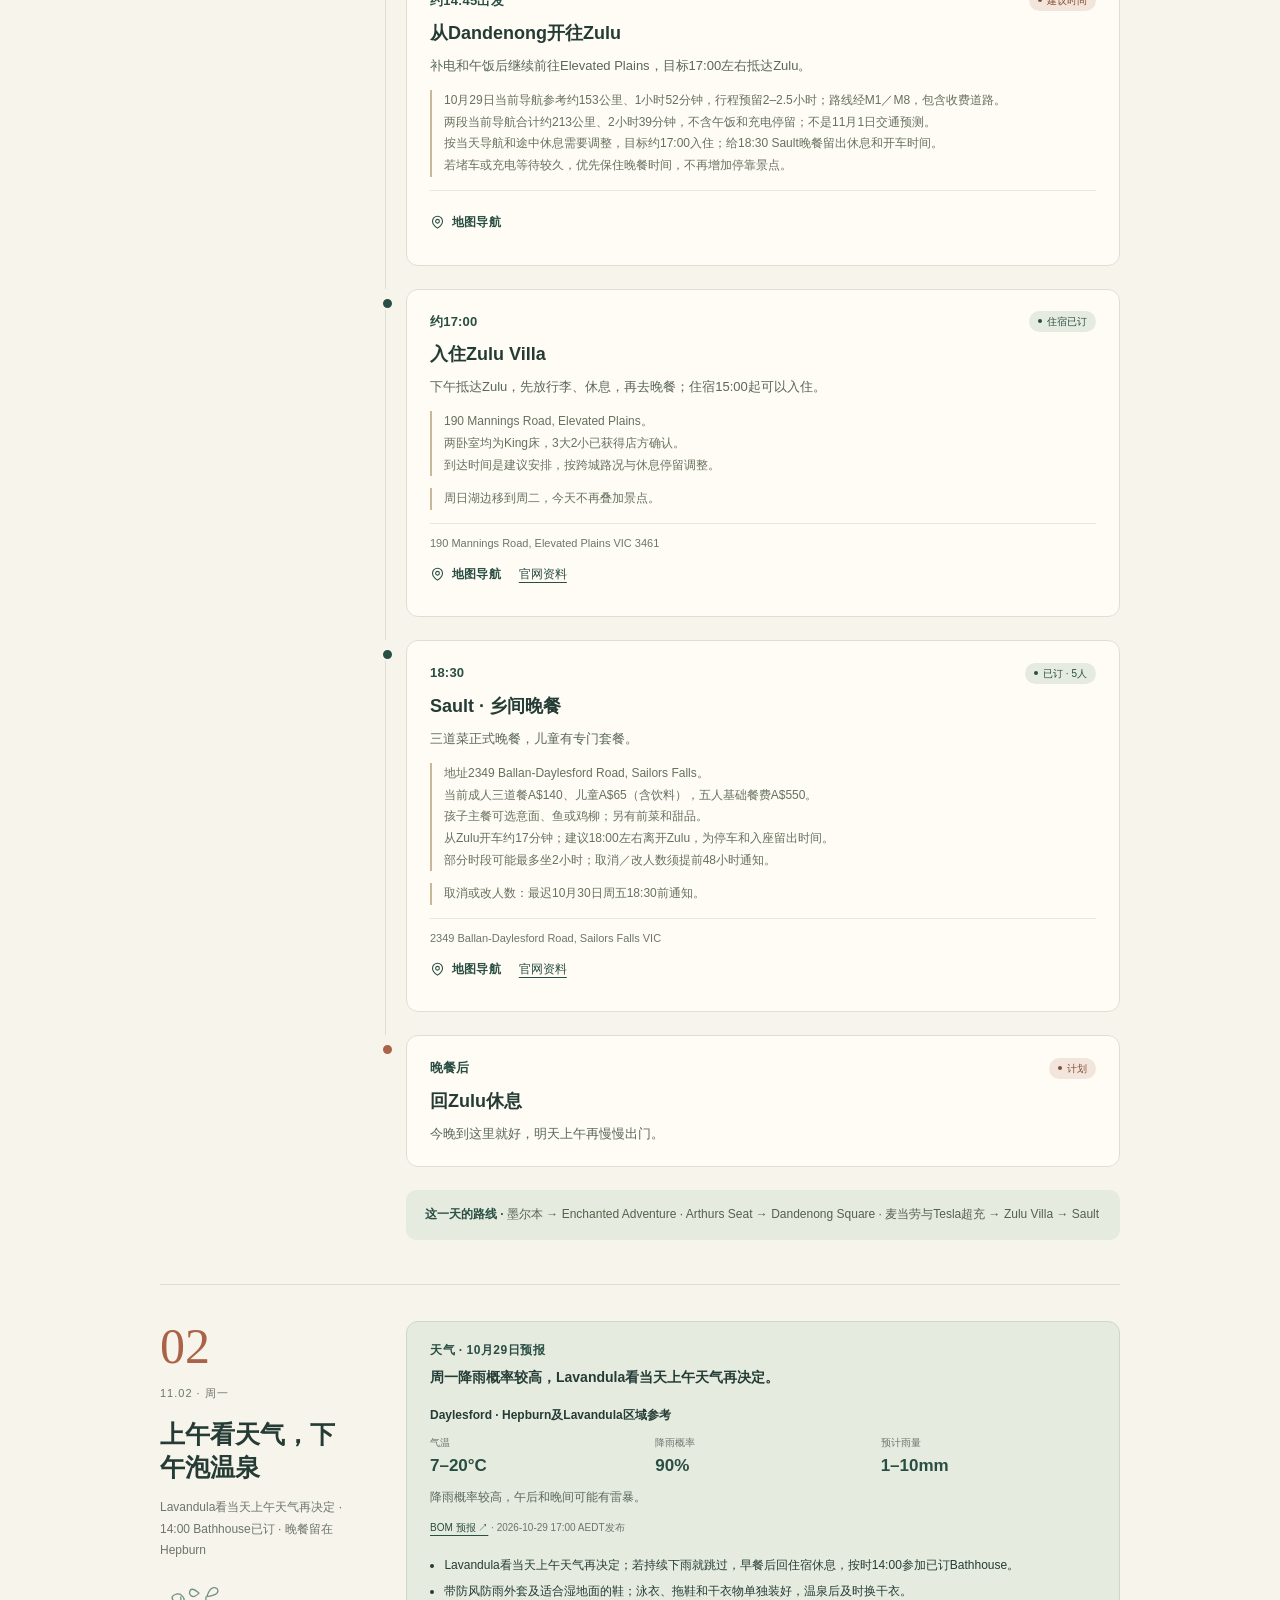
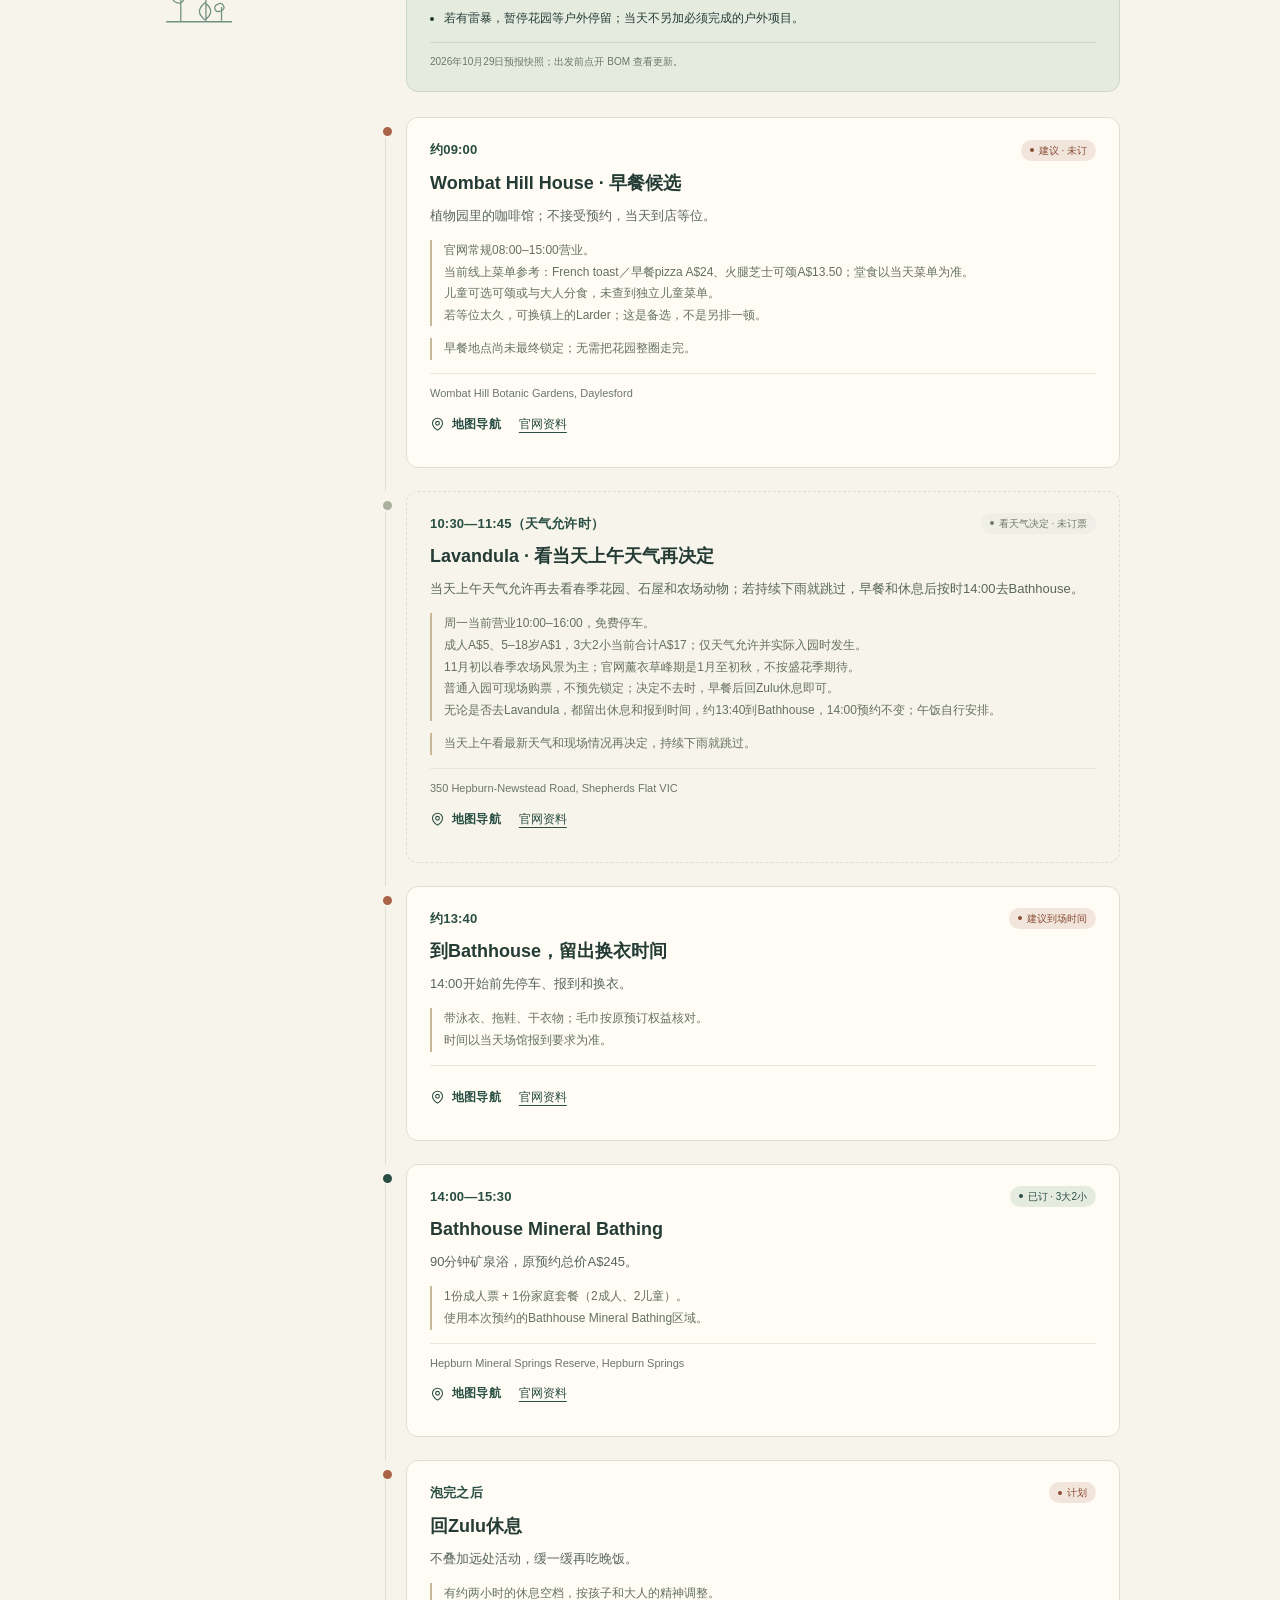
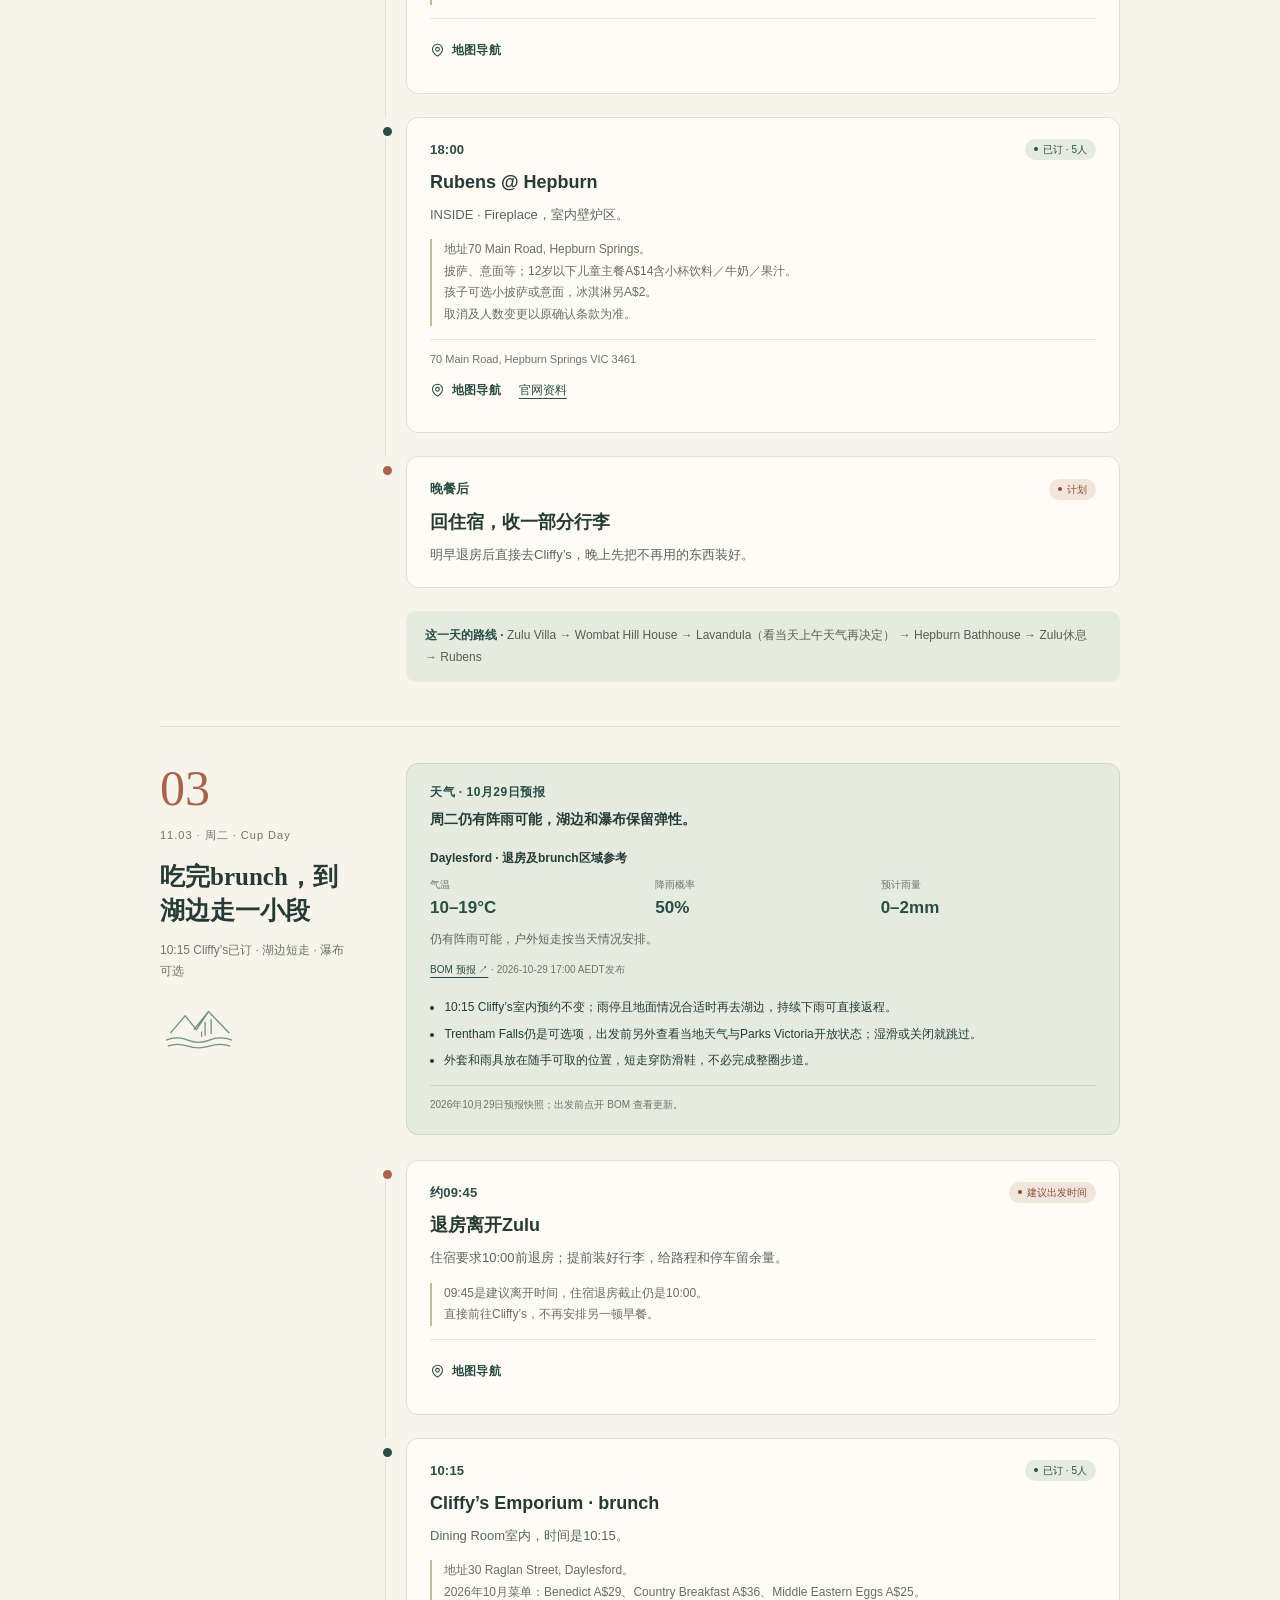
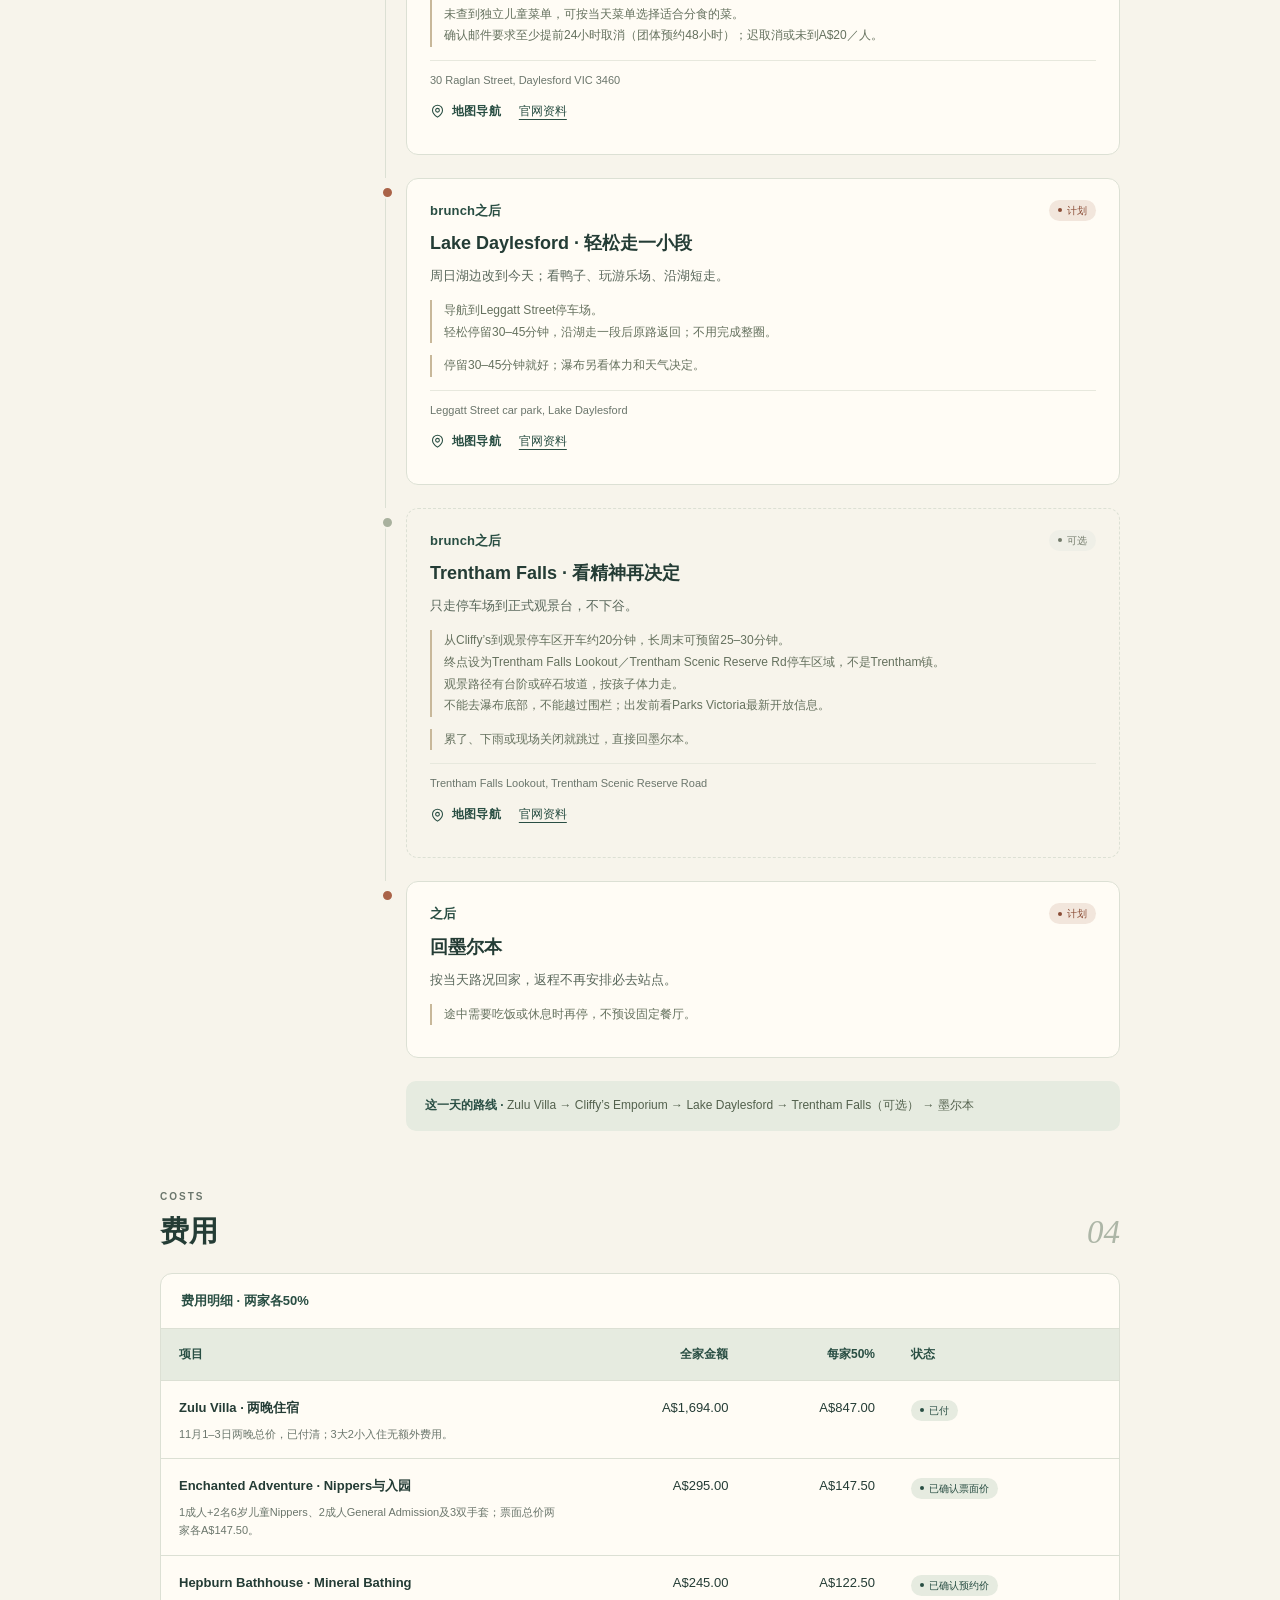
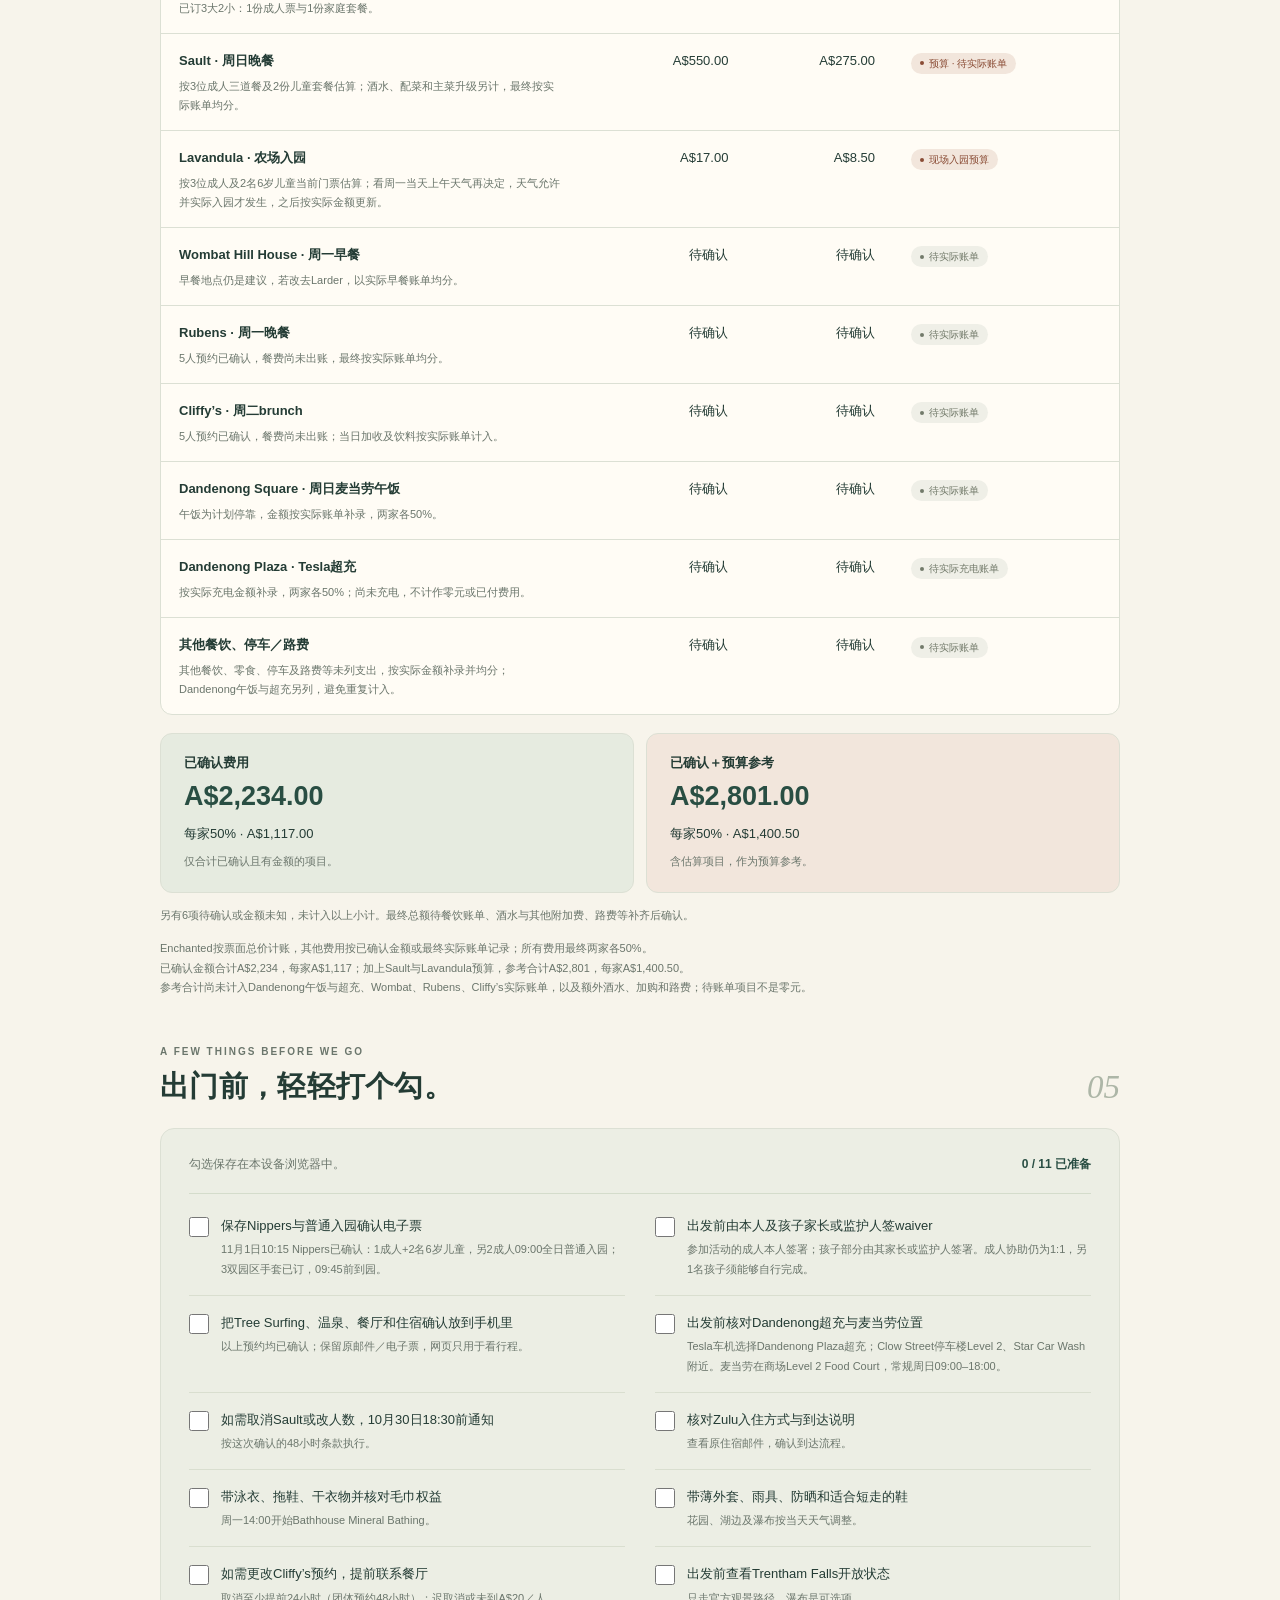
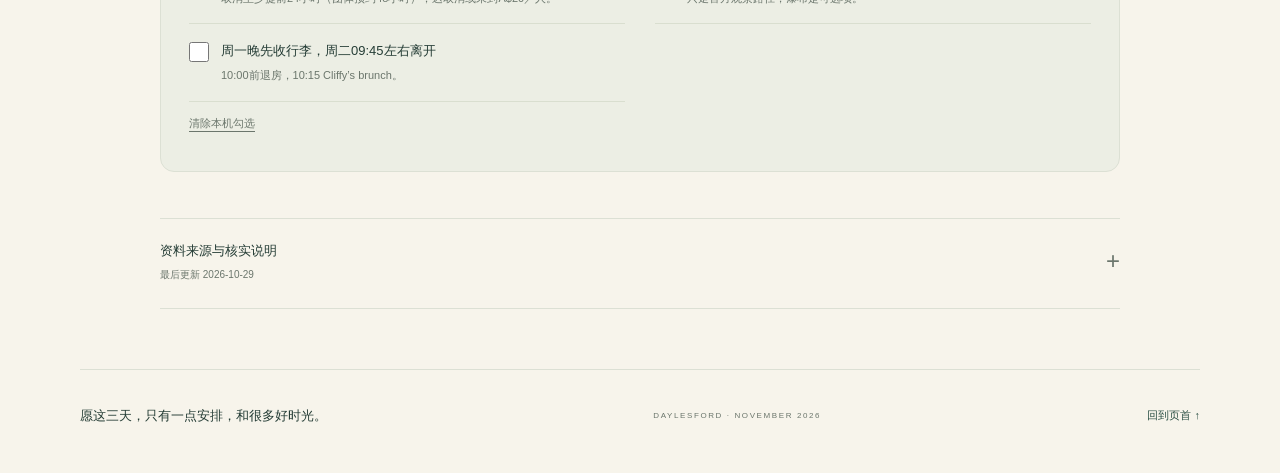
<file: daylesford-2026/index.html>
<!doctype html>
<html lang="zh-CN">
<head>
  <meta charset="utf-8">
  <meta name="viewport" content="width=device-width, initial-scale=1">
  <meta name="theme-color" content="#294e43">
  <meta name="description" content="2026年11月1日至3日，Daylesford与Hepburn三天两晚家庭旅行手册：每日时间、已订安排、地址导航与行前清单。">
  <title>湖与林之间｜Daylesford 三日手册</title>
  <link rel="icon" href="favicon.svg" type="image/svg+xml">
  <link rel="stylesheet" href="styles.css?v=20261029-weather">
  <script src="app.js?v=20261029-weather" defer></script>
</head>
<body>
  <a class="skip-link" href="#main">跳到行程内容</a>
  <header class="site-header">
    <div class="header-inner page-width">
      <a class="brand" href="#top" aria-label="Daylesford 三日手册，回到页首">
        <svg viewBox="0 0 36 36" aria-hidden="true"><path d="M4 25 13 10l6 10 5-7 8 12M5 29h26"/><circle cx="27" cy="8" r="3"/></svg>
        <span>湖与林之间<small>DAYLESFORD · 2026</small></span>
      </a>
      <button class="print-button" type="button" data-print aria-label="打印或保存行程为 PDF">
        <svg viewBox="0 0 24 24" aria-hidden="true"><path d="M7 8V3h10v5M7 17H4V9h16v8h-3M7 14h10v7H7zM17 11h.01"/></svg><span>打印手册</span>
      </button>
    </div>
  </header>
  <main id="main">
    <section class="hero page-width" id="top" aria-labelledby="trip-title">
      <div class="hero-copy">
        <p class="eyebrow"><span class="tiny-sun" aria-hidden="true">✦</span> MELBOURNE CUP LONG WEEKEND</p>
        <h1 id="trip-title">在湖与林之间，<br><em>慢慢过三天。</em></h1>
        <p class="hero-description" id="trip-subtitle">先去Mornington树间冒险，再到乡间住两晚，泡温泉、散步到湖边。</p>
        <div class="hero-date"><span>01 — 03</span><p>NOVEMBER 2026<small>11 月 1 日周日 — 11 月 3 日周二</small></p></div>
        <div class="hero-chips" aria-label="旅行基本信息"><span>3 天 2 晚</span><span>3 位成人</span><span>2 位 6 岁孩子</span></div>
      </div>
      <div class="hero-art">
        <svg viewBox="0 0 540 450" role="img" aria-labelledby="landscape-title">
          <title id="landscape-title">Daylesford湖泊、山林、小屋与树间冒险的手绘风景</title>
          <defs><clipPath id="landscape-clip"><path d="M42 92Q250-45 458 91L504 317Q496 401 284 412Q69 411 34 321Z"/></clipPath><pattern id="paper-dots" width="14" height="14" patternUnits="userSpaceOnUse"><circle cx="2" cy="2" r=".65" fill="#294e43" opacity=".09"/></pattern></defs>
          <path d="M42 92Q250-45 458 91L504 317Q496 401 284 412Q69 411 34 321Z" fill="#ece7d6"/>
          <g clip-path="url(#landscape-clip)">
            <circle cx="385" cy="102" r="42" fill="#d8a268"/>
            <path d="M-15 247Q74 96 159 176Q230 48 324 190Q401 112 564 229V360H-15Z" fill="#c5cbbb"/>
            <path d="M-20 289Q97 178 217 239Q350 145 555 282V449H-20Z" fill="#819f8d"/>
            <path d="M-18 324Q123 236 265 301Q419 203 559 333V462H-18Z" fill="#4c7462"/>
            <path d="M31 359Q165 306 346 328Q521 351 518 402Q270 476 31 390Z" fill="#b4cbca"/>
            <path d="M161 355q56-13 128-3m-171 22q106-8 180 3m30-20 64 5m-93 38 74-4" fill="none" stroke="#eff0df" stroke-width="3" stroke-linecap="round" opacity=".85"/>
            <g fill="#294e43"><path d="m82 203-29 68h58Zm0 30-40 69h81Z"/><path d="m115 204-24 59h49Zm0 28-34 58h69Z"/><path d="m442 203-26 65h52Zm0 27-36 65h73Z"/><path d="m477 228-22 55h46Zm0 25-31 55h65Z"/></g>
            <g stroke="#294e43" stroke-width="5"><path d="M82 297v36m33-48v32m327-28v36m35-22v35"/></g>
            <g transform="translate(285 249)"><path d="M-5 25 44-14l48 39Z" fill="#b57355"/><path d="M4 24h79v50H4Z" fill="#f0e4ca"/><path d="M39 43h16v31H39" fill="#4e7162"/><path d="M15 39h14v17H15Zm48 0h13v17H63" fill="#b4cbca"/><path d="M68-6v-20h12v30" fill="#b57355"/></g>
            <g transform="translate(122 227)" stroke="#294e43" stroke-width="3" stroke-linecap="round" fill="none"><path d="M-43 7q43 22 86 0M-43 32q43 15 86 0M-43 7v25m22-16v22M0 19v22m21-25v22M43 7v25"/><path d="M-43 32v45m86-45v45"/><circle cx="0" cy="8" r="6" fill="#b57355"/><path d="M0 15v20m0-15-13-4m13 4 13-4M0 35l-10 13m10-13 10 13" stroke="#b57355"/></g>
            <path d="M0 0h540v450H0Z" fill="url(#paper-dots)"/>
          </g>
          <path d="M36 324Q64 409 272 415Q488 416 507 329" stroke="#294e43" fill="none" stroke-width="1.5"/>
          <path d="m447 33 5-12m10 21 12-5m-39-2-8-10M41 95l-10-7m16-7-4-13" stroke="#b57355" stroke-width="2" stroke-linecap="round"/>
          <text x="263" y="441" text-anchor="middle" fill="#294e43" font-size="11" letter-spacing="3" font-family="Georgia, serif">A LITTLE ESCAPE TO THE COUNTRY</text>
        </svg>
        <span class="art-caption">DAYLESFORD &amp; HEPBURN SPRINGS</span>
      </div>
    </section>

    <nav class="day-navigation" aria-label="按日期查看行程">
      <div class="page-width nav-inner">
        <a href="#day-2026-11-01" class="day-link" data-day-link="day-2026-11-01"><span>01 NOV</span><strong>周日 · 树间冒险</strong></a>
        <a href="#day-2026-11-02" class="day-link" data-day-link="day-2026-11-02"><span>02 NOV</span><strong>周一 · 田园与温泉</strong></a>
        <a href="#day-2026-11-03" class="day-link" data-day-link="day-2026-11-03"><span>03 NOV</span><strong>周二 · Brunch 与湖边</strong></a>
        <a href="#costs" class="day-link costs-link"><span>50 / 50</span><strong>费用</strong></a>
      </div>
    </nav>

    <div class="page-width content-shell">
      <div id="load-notice" class="load-notice" role="status">正在载入行程手册…</div>
      <noscript>
        <style>.load-notice,#overview,#confirmed,#itinerary,#costs,#checklist,.sources-section,[data-print]{display:none}</style>
        <div class="notice">
          <strong>三天两晚，慢慢走。</strong>
          <p>2026 年 11 月 1–3 日，两家人，3 位成人与 2 位 6 岁孩子。</p>
          <ul>
            <li>周日 09:45 前到园；10:15–11:15 Enchanted Adventure Nippers 已订（1 成人 + 2 名 6 岁儿童，另 2 成人持 09:00 全日普通入园票；3 双园区手套已订）。约 13:00 离园，之后到 Dandenong Plaza（Dandenong Square）吃麦当劳并给车补电，再前往 Zulu Villa；18:30 Sault 晚餐。</li>
            <li>周一 Lavandula 看当天上午天气再决定，持续下雨可跳过；14:00–15:30 Bathhouse Mineral Bathing；18:00 Rubens 室内壁炉区晚餐。</li>
            <li>周二 10:00 前退房；10:15 Cliffy’s，Dining Room。</li>
          </ul>
          <p>6 岁孩子可自行攀爬，成人协助仍为 1:1，另 1 名孩子须自行完成。出发前保存确认电子票，由参加活动的成人本人及儿童家长或监护人签 waiver。Tree Surfing、住宿、温泉和餐厅均已订；小火车已取消。周一 Lavandula 看当天上午天气再决定；周二 brunch 后去湖边，瀑布可选。</p>
          <h2>天气 · 10月29日预报</h2>
          <ul>
            <li>周日 Arthurs Seat 12–20°C，降雨概率50%，0–1mm（BOM 10月29日22:35 AEDT发布）；Daylesford 7–18°C，40%，0–1mm。</li>
            <li>周一 Daylesford 7–20°C，降雨概率90%，1–10mm，午后和晚间可能有雷暴。Lavandula 看当天上午天气再决定。</li>
            <li>周二 Daylesford 10–19°C，降雨概率50%，0–2mm。湖边和瀑布按天气与体力调整。</li>
          </ul>
          <p>Daylesford预报由BOM于10月29日17:00 AEDT发布。以上为2026年10月29日预报快照，出发前查看<a href="https://www.bom.gov.au/places/vic/arthurs-seat/forecast/">Arthurs Seat预报</a>与<a href="https://www.bom.gov.au/places/vic/daylesford/forecast/">Daylesford预报</a>更新。</p>
          <h2>费用</h2>
          <ul>
            <li>Zulu 两晚 A$1,694，已付清；每家 A$847。</li>
            <li>Enchanted 票面总价 A$295，已确认；每家 A$147.50。</li>
            <li>Bathhouse 已确认预约价 A$245；每家 A$122.50。</li>
            <li>Sault 基础餐费预算 A$550；每家预算 A$275，最终按实际账单。</li>
            <li>Lavandula 天气允许才去，现场入园预算 A$17；每家预算 A$8.50。</li>
            <li>Dandenong 麦当劳午饭与超充、Wombat、Rubens、Cliffy’s 及其他未单列餐饮、停车／路费待实际账单，尚未计入合计。</li>
          </ul>
          <p>已确认金额合计 A$2,234，每家 A$1,117；含 Sault 与 Lavandula 预算的参考合计 A$2,801，每家 A$1,400.50。参考合计尚未包含 Dandenong 午饭与超充、其他待出账餐费、额外酒水、加购与路费。Enchanted 按票面总价计账，其他待出账费用按实际账单更新；最终两家各50%。</p>
          <p>完整地址和来源可查看<a href="trip-data.json">行程资料文件</a>；开启 JavaScript 可查看完整时间线、费用分账和使用本机清单。</p>
        </div>
      </noscript>
      <section id="overview" aria-labelledby="stay-title">
        <div class="section-heading"><div><p class="eyebrow">OUR COUNTRY HOME</p><h2 id="stay-title">这两晚，住在乡间。</h2></div><span class="section-number" aria-hidden="true">01</span></div>
        <div id="stay-content"></div>
      </section>
      <section id="confirmed" aria-labelledby="confirmed-title">
        <div class="section-heading"><div><p class="eyebrow">ALREADY IN THE DIARY</p><h2 id="confirmed-title">先记住已订的时间。</h2></div><span class="section-number" aria-hidden="true">02</span></div>
        <div id="bookings-content"></div>
      </section>
      <section id="itinerary" aria-labelledby="itinerary-title">
        <div class="section-heading"><div><p class="eyebrow">THREE DAYS, AT OUR OWN PACE</p><h2 id="itinerary-title">每天一个重点，余下慢慢来。</h2></div><span class="section-number" aria-hidden="true">03</span></div>
        <div class="status-key" aria-label="行程状态说明"><span><i class="key-dot confirmed"></i>已确认 / 已订</span><span><i class="key-dot suggested"></i>建议安排</span><span><i class="key-dot optional"></i>可选，累了就跳过</span></div>
        <div id="days-content">
          <section class="day-placeholder" id="day-2026-11-01"><h3>11 月 1 日 · 周日</h3><p>09:45前到园，10:15–11:15 Nippers已订；之后到Dandenong吃麦当劳并超充，再去Zulu入住与Sault晚餐。</p></section>
          <section class="day-placeholder" id="day-2026-11-02"><h3>11 月 2 日 · 周一</h3><p>Lavandula 看当天上午天气再决定；Bathhouse 与近处晚餐。</p></section>
          <section class="day-placeholder" id="day-2026-11-03"><h3>11 月 3 日 · 周二</h3><p>退房、brunch，轻松返程。</p></section>
        </div>
      </section>
      <section id="costs" aria-labelledby="costs-title">
        <div class="section-heading"><div><p class="eyebrow">COSTS</p><h2 id="costs-title">费用</h2></div><span class="section-number" aria-hidden="true">04</span></div>
        <div id="costs-content"></div>
      </section>
      <section id="checklist" aria-labelledby="checklist-title">
        <div class="section-heading"><div><p class="eyebrow">A FEW THINGS BEFORE WE GO</p><h2 id="checklist-title">出门前，轻轻打个勾。</h2></div><span class="section-number" aria-hidden="true">05</span></div>
        <div class="checklist-panel">
          <div class="checklist-top"><p id="checklist-description">勾选保存在本设备浏览器中。</p><span id="checklist-progress" role="status" aria-live="polite"></span></div>
          <div id="checklist-content"></div>
          <button class="text-button" id="reset-checklist" type="button">清除本机勾选</button>
        </div>
      </section>
      <section class="sources-section" aria-label="核实来源与更新信息">
        <details id="sources-details"><summary><span>资料来源与核实说明<small id="updated-label"></small></span><span class="details-symbol" aria-hidden="true">+</span></summary><div id="sources-content"></div></details>
      </section>
    </div>
  </main>
  <footer class="site-footer page-width"><p>愿这三天，只有一点安排，和很多好时光。</p><span>DAYLESFORD · NOVEMBER 2026</span><a href="#top">回到页首 ↑</a></footer>
</body>
</html>
</file>
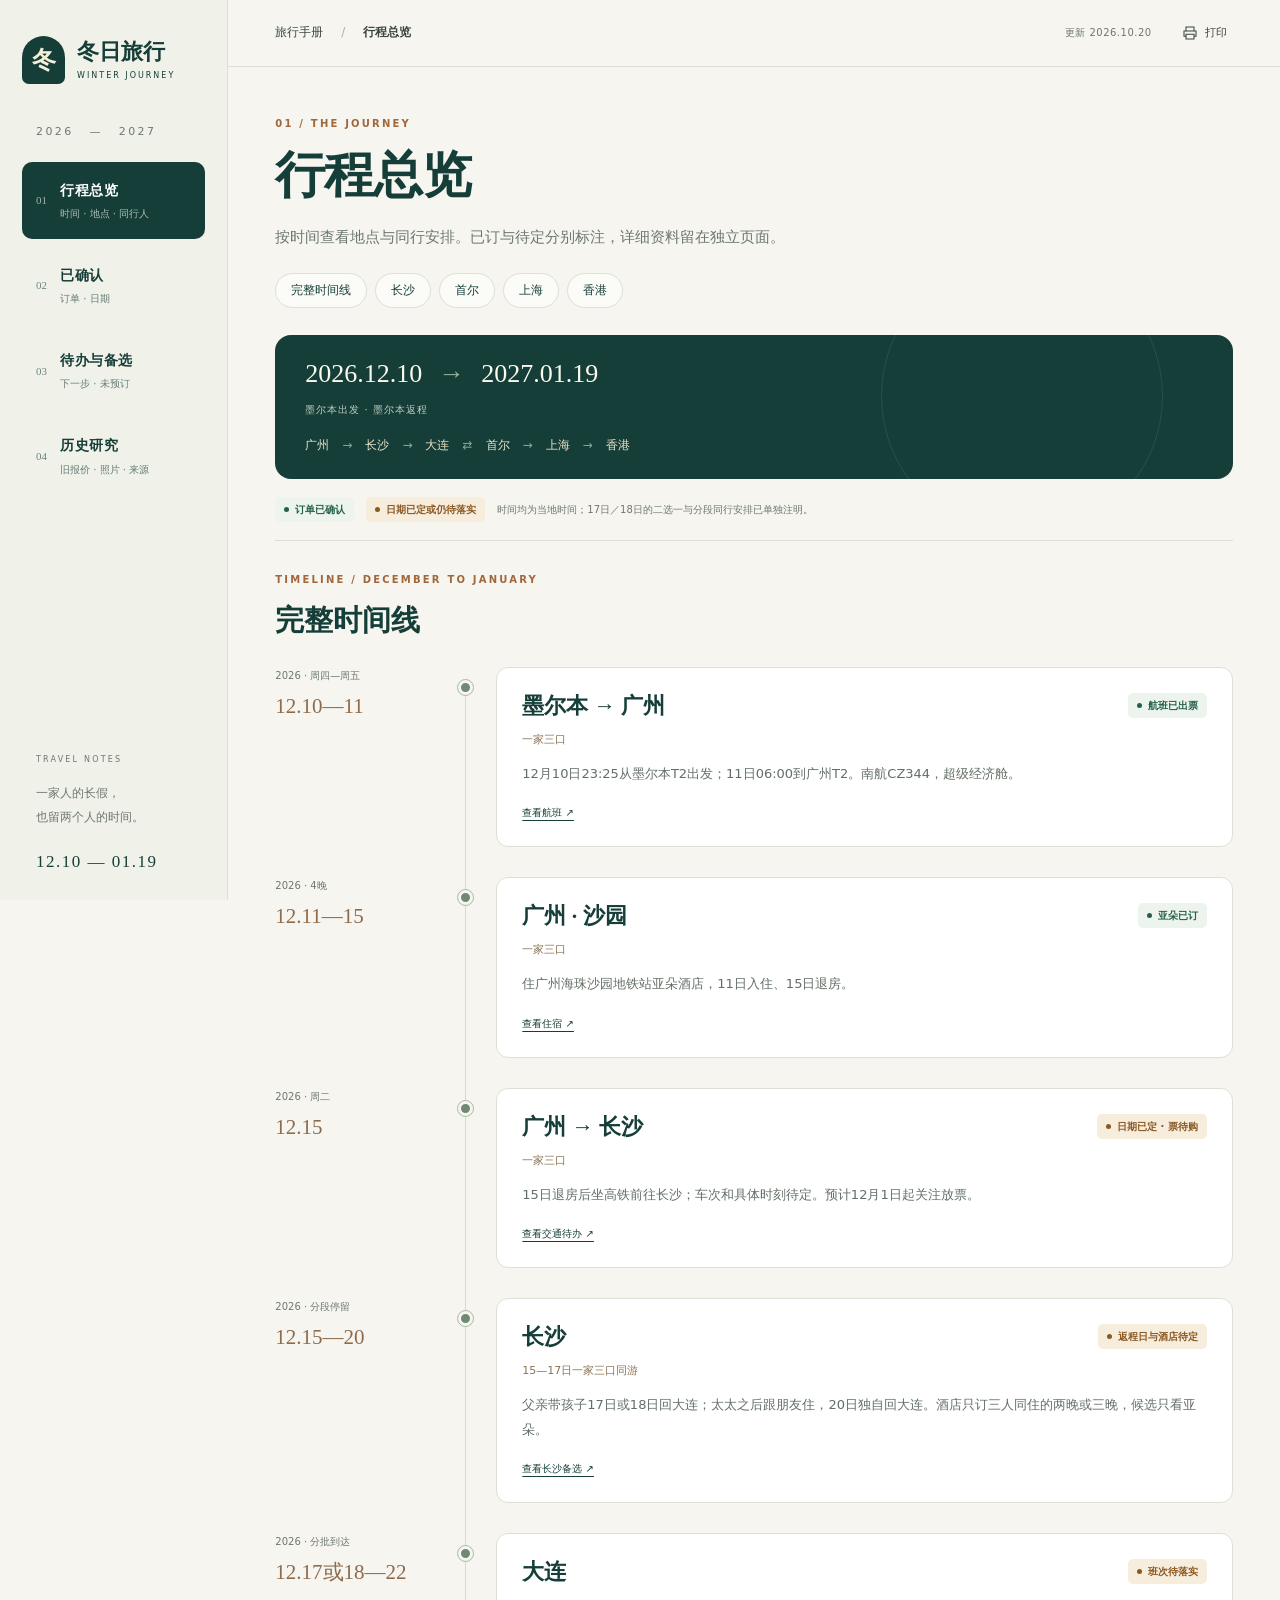
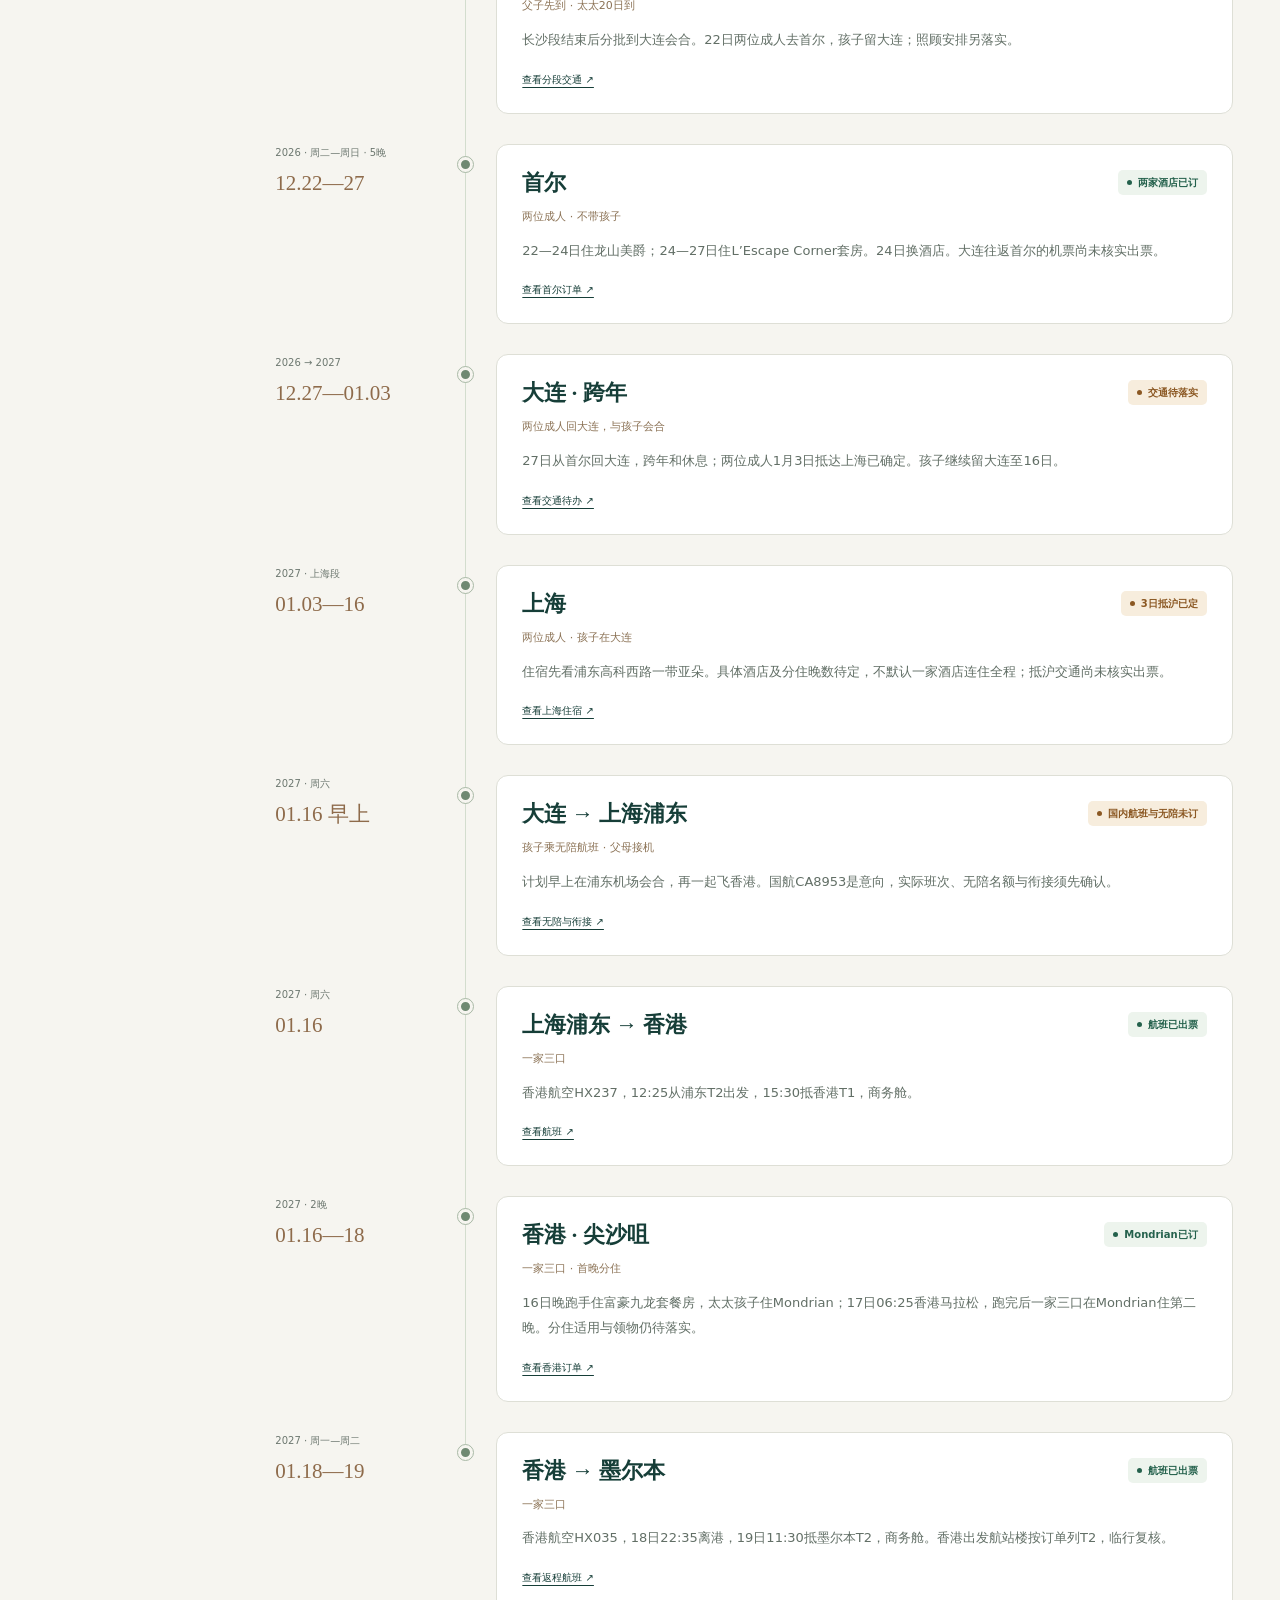
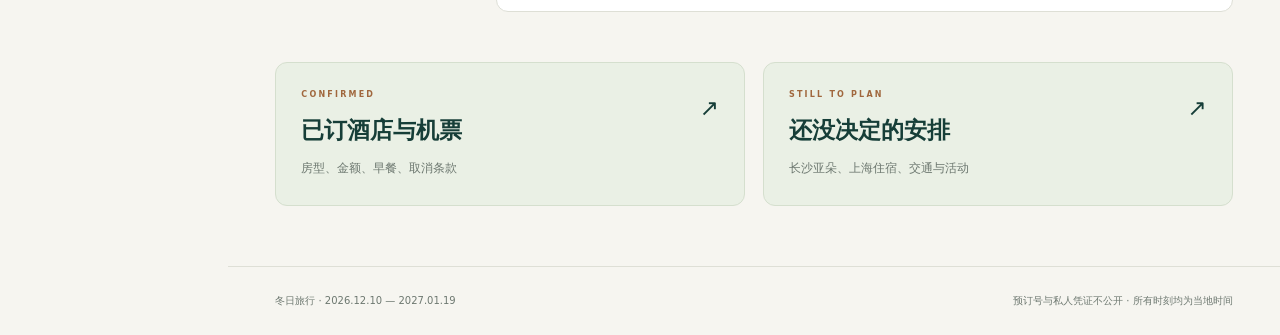
<file: winter-2026/index.html>
<!DOCTYPE html>

<html lang="zh-CN"><head><meta charset="utf-8"/><meta content="width=device-width,initial-scale=1" name="viewport"/><meta content="#173e38" name="theme-color"/><meta content="冬日旅行2026—2027：已确认订单、待办与备选、历史研究分开查看。" name="description"/><link href="favicon.svg" rel="icon" type="image/svg+xml"/><title>行程总览 · 冬日旅行 2026—2027</title><link href="style.css?v=20261020-redesign1" rel="stylesheet"/><script defer="" src="app.js?v=20261020-redesign1"></script></head>
<body data-page="overview"><a class="skip" href="#main">跳到主要内容</a>
<aside class="sidebar"><a class="brand" href="index.html"><span aria-hidden="true" class="brand-mark">冬</span><span>冬日旅行<small>WINTER JOURNEY</small></span></a><div class="side-period">2026 <span>—</span> 2027</div><nav aria-label="页面分类" class="page-nav"><a aria-current="page" class="nav-item active" href="index.html"><span class="nav-number">01</span><span><b>行程总览</b><small>时间 · 地点 · 同行人</small></span></a><a class="nav-item" href="bookings.html"><span class="nav-number">02</span><span><b>已确认</b><small>订单 · 日期</small></span></a><a class="nav-item" href="planning.html"><span class="nav-number">03</span><span><b>待办与备选</b><small>下一步 · 未预订</small></span></a><a class="nav-item" href="research.html"><span class="nav-number">04</span><span><b>历史研究</b><small>旧报价 · 照片 · 来源</small></span></a></nav><div class="sidebar-bottom"><span class="small-label">TRAVEL NOTES</span><p>一家人的长假，<br/>也留两个人的时间。</p><span class="sidebar-date">12.10 — 01.19</span></div></aside>
<div class="workspace"><header class="topbar"><span>旅行手册 <span class="crumb">/</span> <b>行程总览</b></span><div class="top-actions"><span class="updated">更新 2026.10.20</span><button aria-label="打印当前页面" class="print-button" id="print" type="button"><svg aria-hidden="true" fill="none" height="16" stroke="currentColor" stroke-width="1.6" viewbox="0 0 24 24" width="16"><path d="M6 9V3h12v6M6 17H3V9h18v8h-3M6 14h12v7H6z"></path></svg><span>打印</span></button></div></header>
<main id="main"><div class="page-intro"><p class="eyebrow">01 / THE JOURNEY</p><h1>行程总览</h1><p class="intro-text">按时间查看地点与同行安排。已订与待定分别标注，详细资料留在独立页面。</p></div><nav aria-label="本页目录" class="section-nav"><a href="#route">完整时间线</a><a href="#route-changsha">长沙</a><a href="#route-seoul">首尔</a><a href="#route-shanghai">上海</a><a href="#route-hongkong">香港</a></nav>
<section class="journey-banner overview-banner"><div><h2>2026.12.10 <span>→</span> 2027.01.19</h2><p>墨尔本出发 · 墨尔本返程</p><div class="city-thread"><b>广州</b><span>→</span><b>长沙</b><span>→</span><b>大连</b><span>⇄</span><b>首尔</b><span>→</span><b>上海</b><span>→</span><b>香港</b></div></div></section>
<div class="overview-key"><span class="status confirmed">订单已确认</span><span class="status pending">日期已定或仍待落实</span><p>时间均为当地时间；17日／18日的二选一与分段同行安排已单独注明。</p></div>
<section id="route"><div class="section-heading"><span class="eyebrow">TIMELINE / DECEMBER TO JANUARY</span><h2>完整时间线</h2></div><div class="itinerary"><article class="itinerary-leg" id="route-depart"><div class="leg-date"><small>2026 · 周四—周五</small><strong>12.10—11</strong></div><div aria-hidden="true" class="leg-dot"></div><div class="leg-content"><div class="leg-heading"><h3>墨尔本 → 广州</h3><span class="status confirmed">航班已出票</span></div><span class="leg-party">一家三口</span><p>12月10日23:25从墨尔本T2出发；11日06:00到广州T2。南航CZ344，超级经济舱。</p><a href="bookings.html#confirmed-flights">查看航班 ↗</a></div></article><article class="itinerary-leg" id="route-guangzhou"><div class="leg-date"><small>2026 · 4晚</small><strong>12.11—15</strong></div><div aria-hidden="true" class="leg-dot"></div><div class="leg-content"><div class="leg-heading"><h3>广州 · 沙园</h3><span class="status confirmed">亚朵已订</span></div><span class="leg-party">一家三口</span><p>住广州海珠沙园地铁站亚朵酒店，11日入住、15日退房。</p><a href="bookings.html#guangzhou-hotels">查看住宿 ↗</a></div></article><article class="itinerary-leg" id="route-changsha-transfer"><div class="leg-date"><small>2026 · 周二</small><strong>12.15</strong></div><div aria-hidden="true" class="leg-dot"></div><div class="leg-content"><div class="leg-heading"><h3>广州 → 长沙</h3><span class="status pending">日期已定 · 票待购</span></div><span class="leg-party">一家三口</span><p>15日退房后坐高铁前往长沙；车次和具体时刻待定。预计12月1日起关注放票。</p><a href="planning.html#transport">查看交通待办 ↗</a></div></article><article class="itinerary-leg" id="route-changsha"><div class="leg-date"><small>2026 · 分段停留</small><strong>12.15—20</strong></div><div aria-hidden="true" class="leg-dot"></div><div class="leg-content"><div class="leg-heading"><h3>长沙</h3><span class="status pending">返程日与酒店待定</span></div><span class="leg-party">15—17日一家三口同游</span><p>父亲带孩子17日或18日回大连；太太之后跟朋友住，20日独自回大连。酒店只订三人同住的两晚或三晚，候选只看亚朵。</p><a href="planning.html#changsha-hotels">查看长沙备选 ↗</a></div></article><article class="itinerary-leg" id="route-dalian-first"><div class="leg-date"><small>2026 · 分批到达</small><strong>12.17或18—22</strong></div><div aria-hidden="true" class="leg-dot"></div><div class="leg-content"><div class="leg-heading"><h3>大连</h3><span class="status pending">班次待落实</span></div><span class="leg-party">父子先到 · 太太20日到</span><p>长沙段结束后分批到大连会合。22日两位成人去首尔，孩子留大连；照顾安排另落实。</p><a href="planning.html#transport">查看分段交通 ↗</a></div></article><article class="itinerary-leg" id="route-seoul"><div class="leg-date"><small>2026 · 周二—周日 · 5晚</small><strong>12.22—27</strong></div><div aria-hidden="true" class="leg-dot"></div><div class="leg-content"><div class="leg-heading"><h3>首尔</h3><span class="status confirmed">两家酒店已订</span></div><span class="leg-party">两位成人 · 不带孩子</span><p>22—24日住龙山美爵；24—27日住L’Escape Corner套房。24日换酒店。大连往返首尔的机票尚未核实出票。</p><a href="bookings.html#selected-stay">查看首尔订单 ↗</a></div></article><article class="itinerary-leg" id="route-dalian-second"><div class="leg-date"><small>2026 → 2027</small><strong>12.27—01.03</strong></div><div aria-hidden="true" class="leg-dot"></div><div class="leg-content"><div class="leg-heading"><h3>大连 · 跨年</h3><span class="status pending">交通待落实</span></div><span class="leg-party">两位成人回大连，与孩子会合</span><p>27日从首尔回大连，跨年和休息；两位成人1月3日抵达上海已确定。孩子继续留大连至16日。</p><a href="planning.html#transport">查看交通待办 ↗</a></div></article><article class="itinerary-leg" id="route-shanghai"><div class="leg-date"><small>2027 · 上海段</small><strong>01.03—16</strong></div><div aria-hidden="true" class="leg-dot"></div><div class="leg-content"><div class="leg-heading"><h3>上海</h3><span class="status pending">3日抵沪已定</span></div><span class="leg-party">两位成人 · 孩子在大连</span><p>住宿先看浦东高科西路一带亚朵。具体酒店及分住晚数待定，不默认一家酒店连住全程；抵沪交通尚未核实出票。</p><a href="planning.html#shanghai-hotels">查看上海住宿 ↗</a></div></article><article class="itinerary-leg" id="route-child"><div class="leg-date"><small>2027 · 周六</small><strong>01.16 早上</strong></div><div aria-hidden="true" class="leg-dot"></div><div class="leg-content"><div class="leg-heading"><h3>大连 → 上海浦东</h3><span class="status pending">国内航班与无陪未订</span></div><span class="leg-party">孩子乘无陪航班 · 父母接机</span><p>计划早上在浦东机场会合，再一起飞香港。国航CA8953是意向，实际班次、无陪名额与衔接须先确认。</p><a href="planning.html#pudong-reunion">查看无陪与衔接 ↗</a></div></article><article class="itinerary-leg" id="route-hongkong-flight"><div class="leg-date"><small>2027 · 周六</small><strong>01.16</strong></div><div aria-hidden="true" class="leg-dot"></div><div class="leg-content"><div class="leg-heading"><h3>上海浦东 → 香港</h3><span class="status confirmed">航班已出票</span></div><span class="leg-party">一家三口</span><p>香港航空HX237，12:25从浦东T2出发，15:30抵香港T1，商务舱。</p><a href="bookings.html#confirmed-flights">查看航班 ↗</a></div></article><article class="itinerary-leg" id="route-hongkong"><div class="leg-date"><small>2027 · 2晚</small><strong>01.16—18</strong></div><div aria-hidden="true" class="leg-dot"></div><div class="leg-content"><div class="leg-heading"><h3>香港 · 尖沙咀</h3><span class="status confirmed">Mondrian已订</span></div><span class="leg-party">一家三口 · 首晚分住</span><p>16日晚跑手住富豪九龙套餐房，太太孩子住Mondrian；17日06:25香港马拉松，跑完后一家三口在Mondrian住第二晚。分住适用与领物仍待落实。</p><a href="bookings.html#hongkong-hotels">查看香港订单 ↗</a></div></article><article class="itinerary-leg" id="route-return"><div class="leg-date"><small>2027 · 周一—周二</small><strong>01.18—19</strong></div><div aria-hidden="true" class="leg-dot"></div><div class="leg-content"><div class="leg-heading"><h3>香港 → 墨尔本</h3><span class="status confirmed">航班已出票</span></div><span class="leg-party">一家三口</span><p>香港航空HX035，18日22:35离港，19日11:30抵墨尔本T2，商务舱。香港出发航站楼按订单列T2，临行复核。</p><a href="bookings.html#confirmed-flights">查看返程航班 ↗</a></div></article></div></section>
<div class="overview-links"><a href="bookings.html"><span class="eyebrow">CONFIRMED</span><h3>已订酒店与机票</h3><p>房型、金额、早餐、取消条款</p><span class="arrow">↗</span></a><a href="planning.html"><span class="eyebrow">STILL TO PLAN</span><h3>还没决定的安排</h3><p>长沙亚朵、上海住宿、交通与活动</p><span class="arrow">↗</span></a></div>
</main>
<footer><span>冬日旅行 · 2026.12.10 — 2027.01.19</span><span>预订号与私人凭证不公开 · 所有时刻均为当地时间</span></footer></div></body></html>
</file>
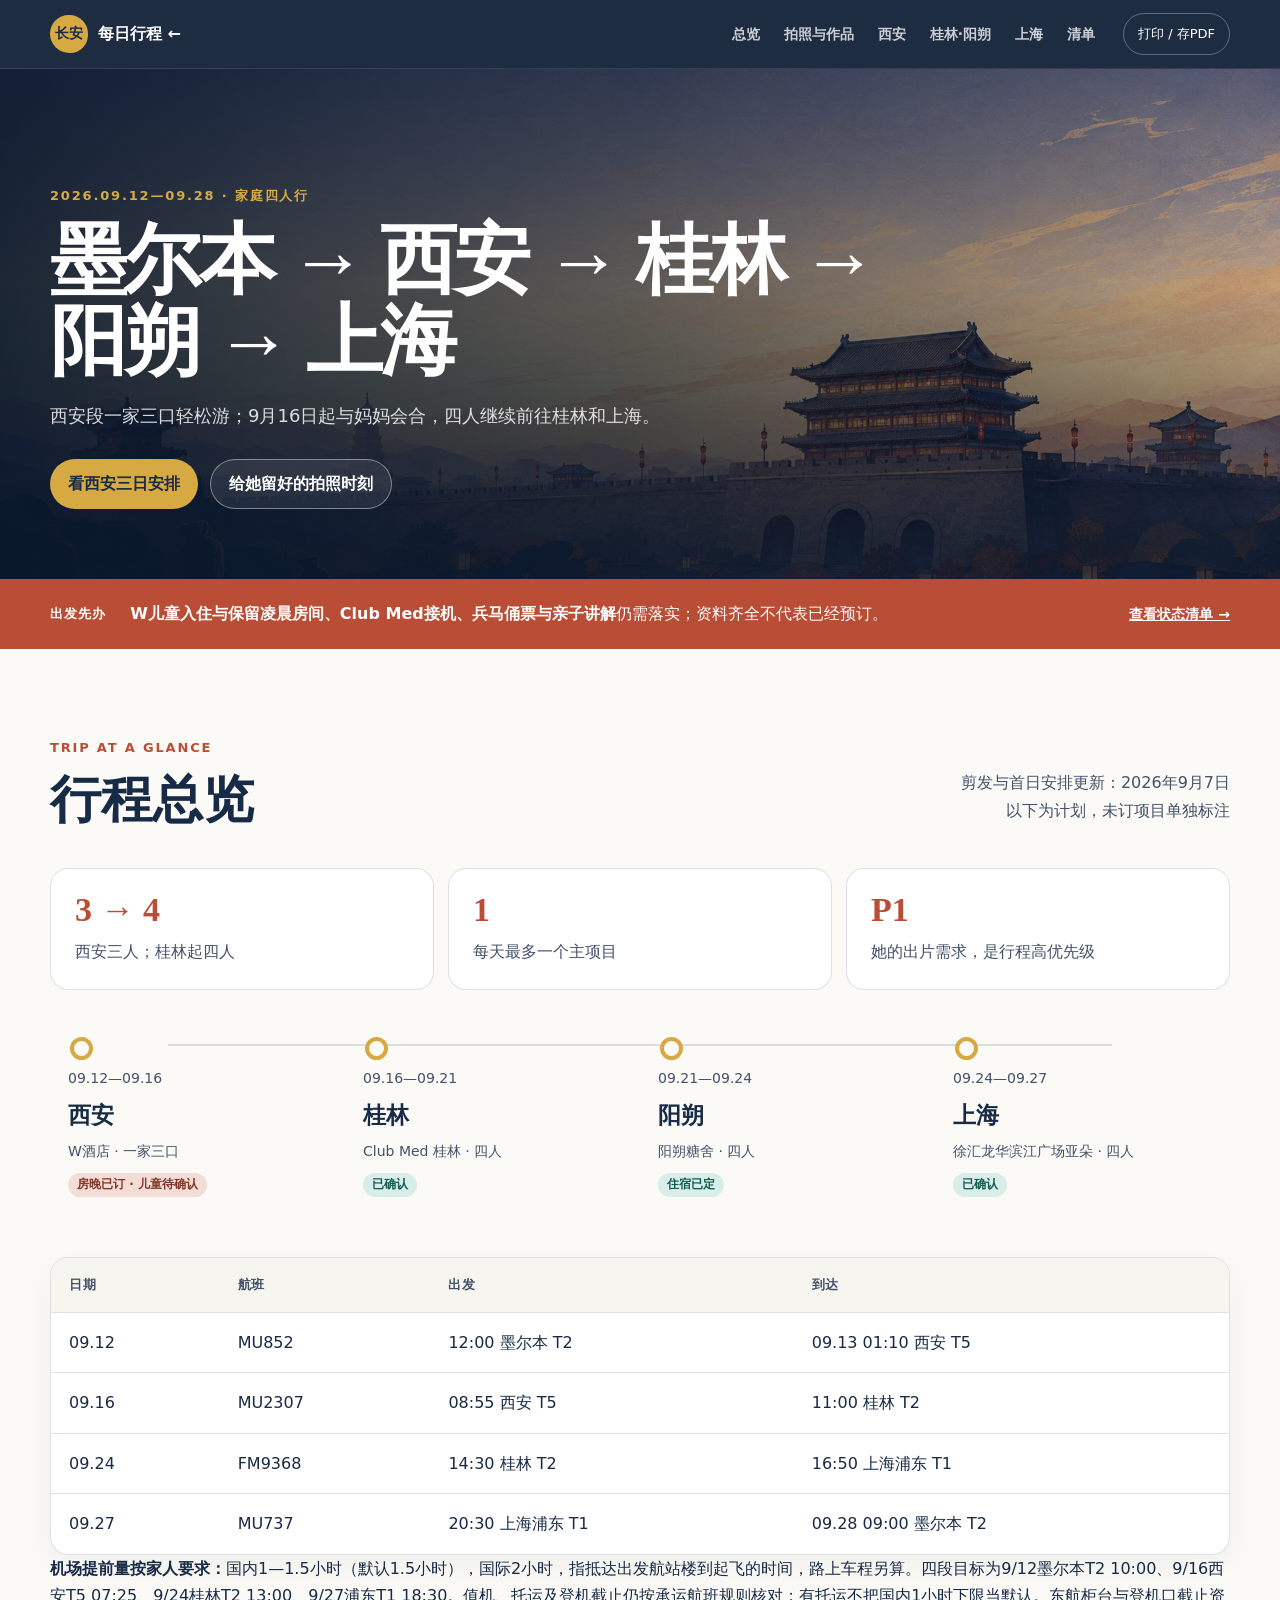
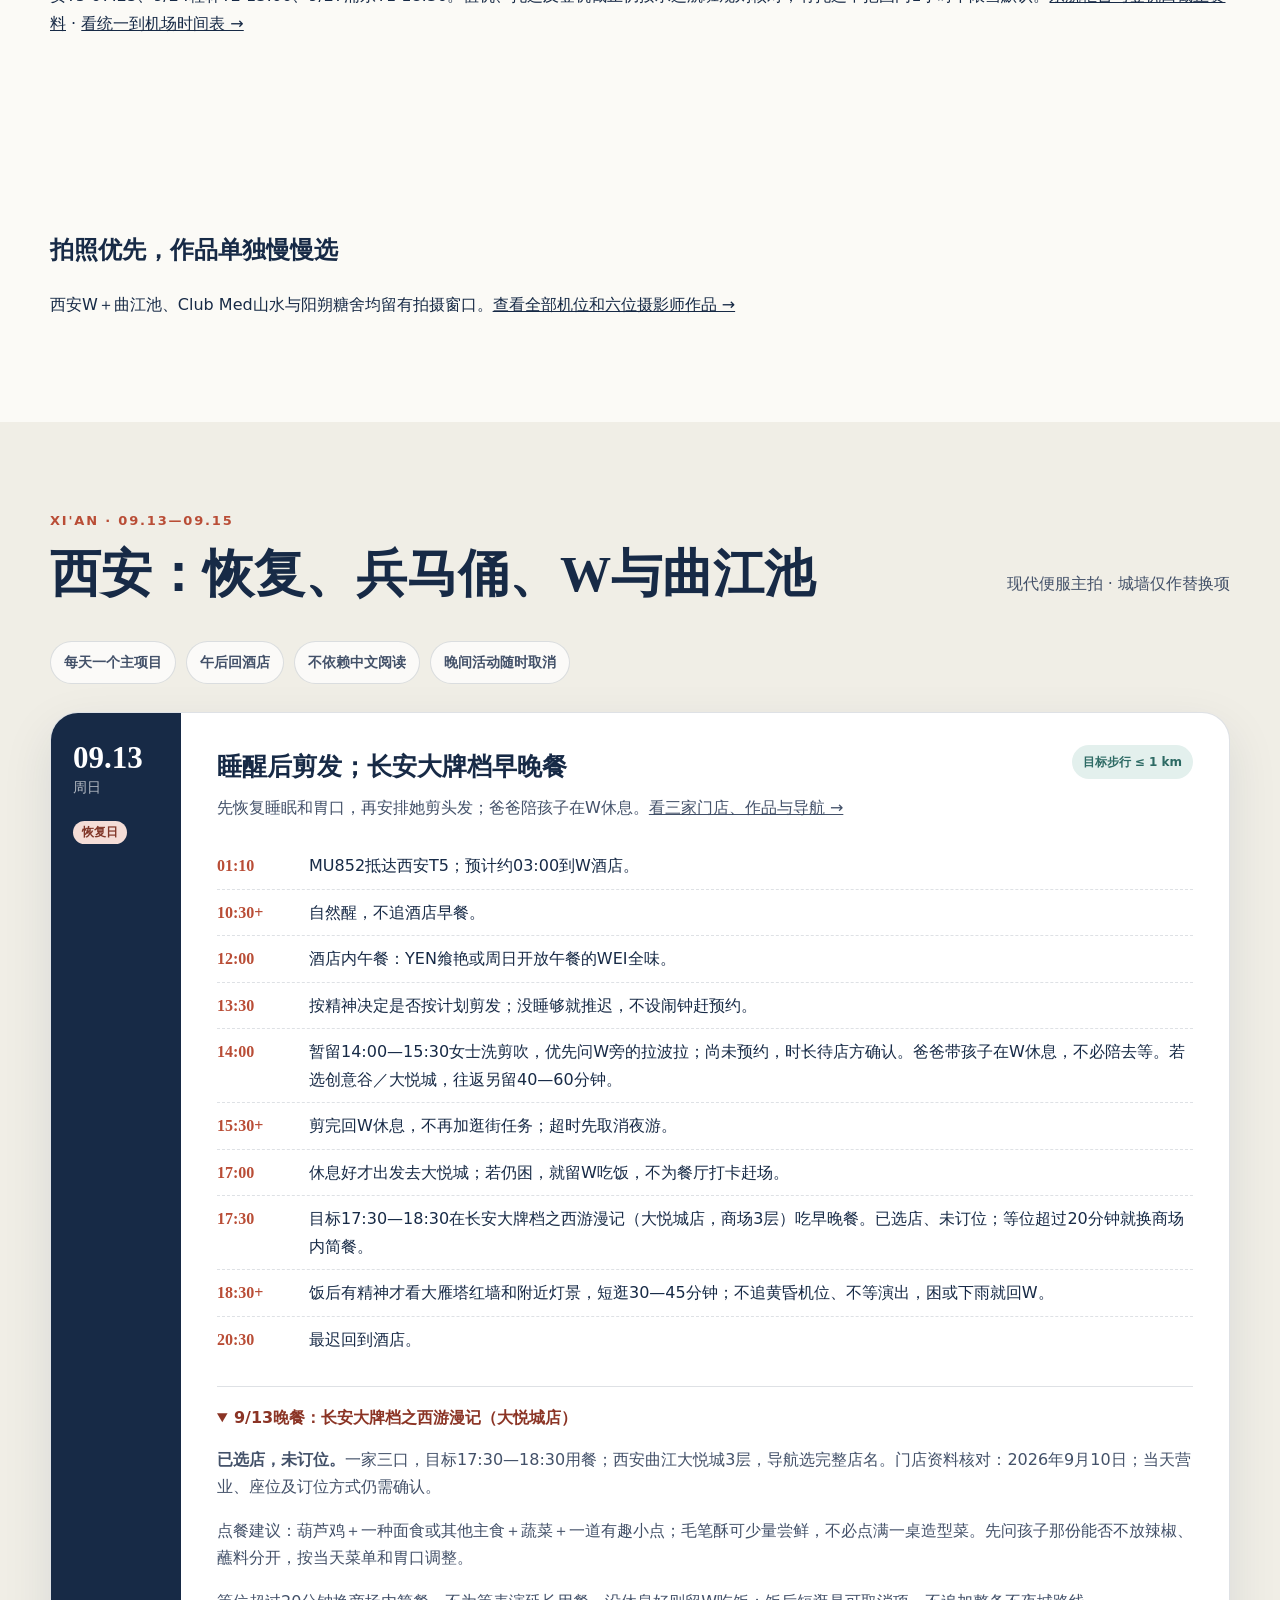
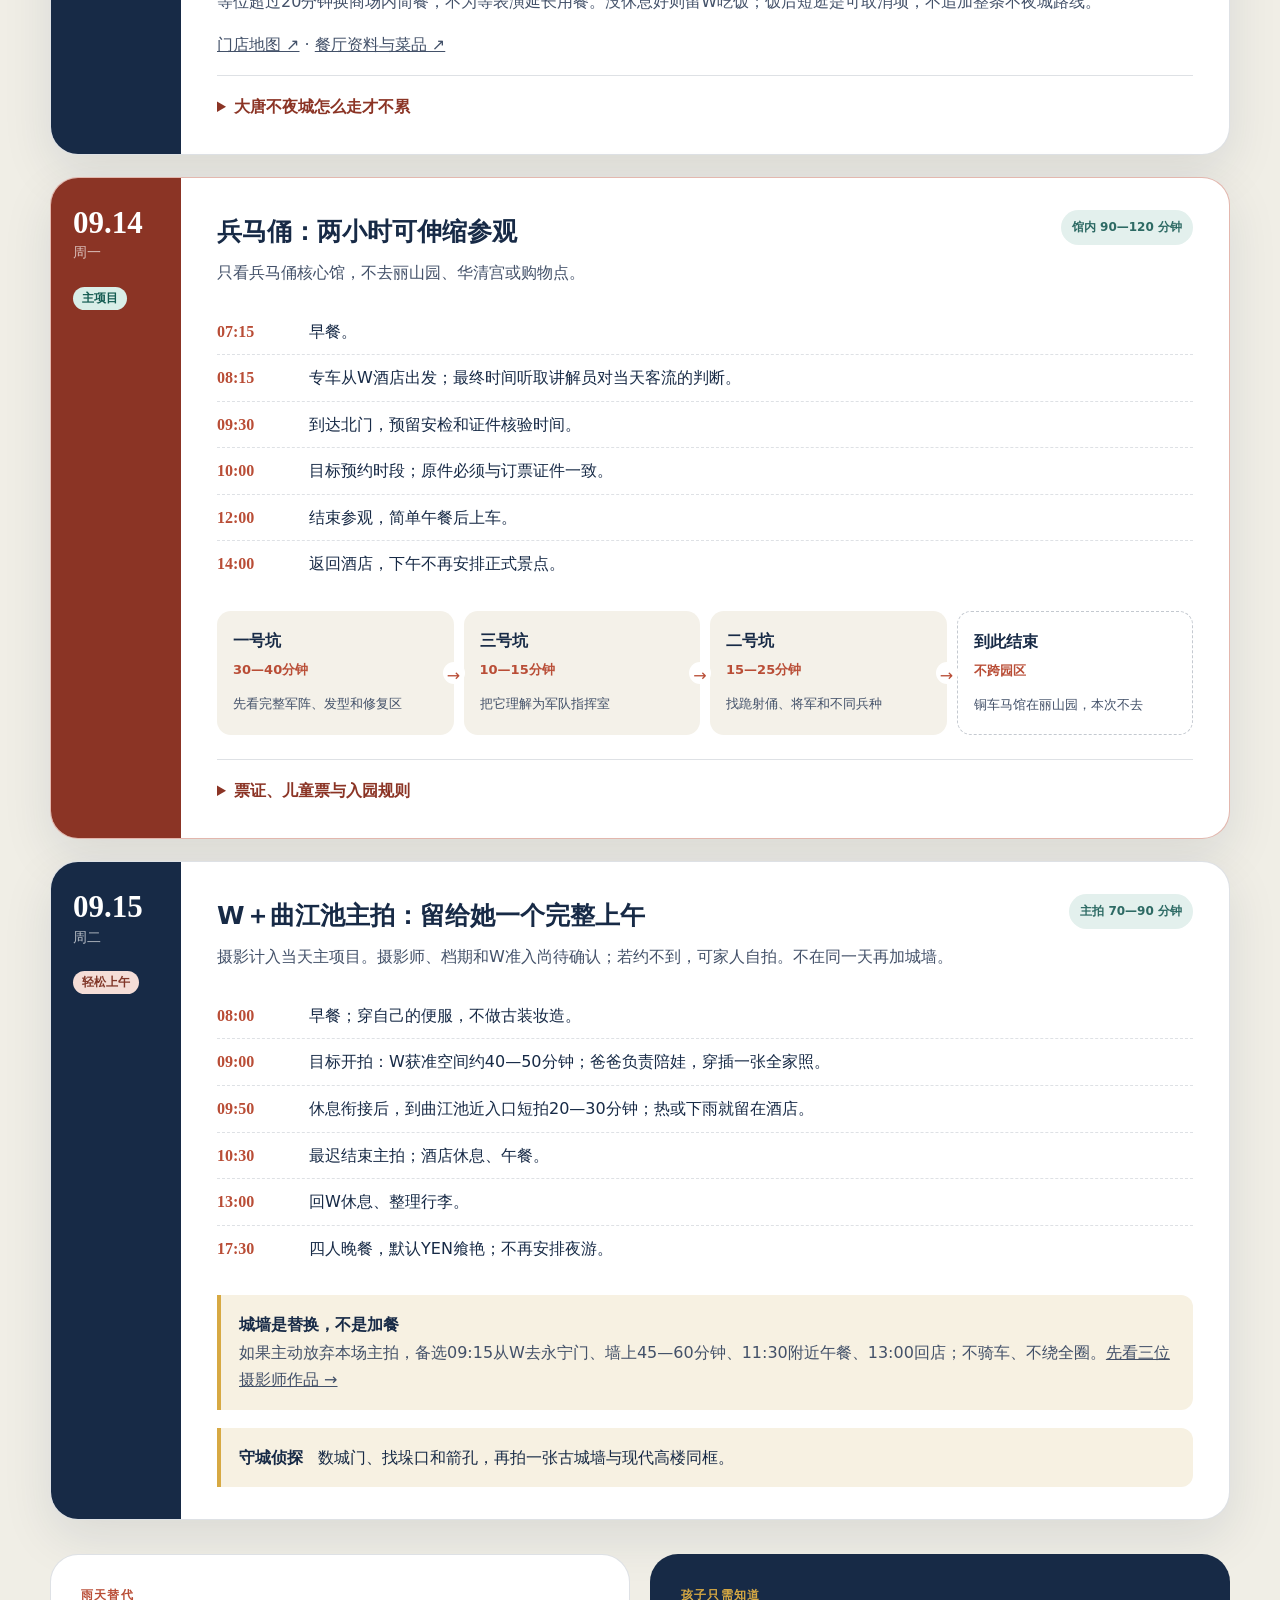
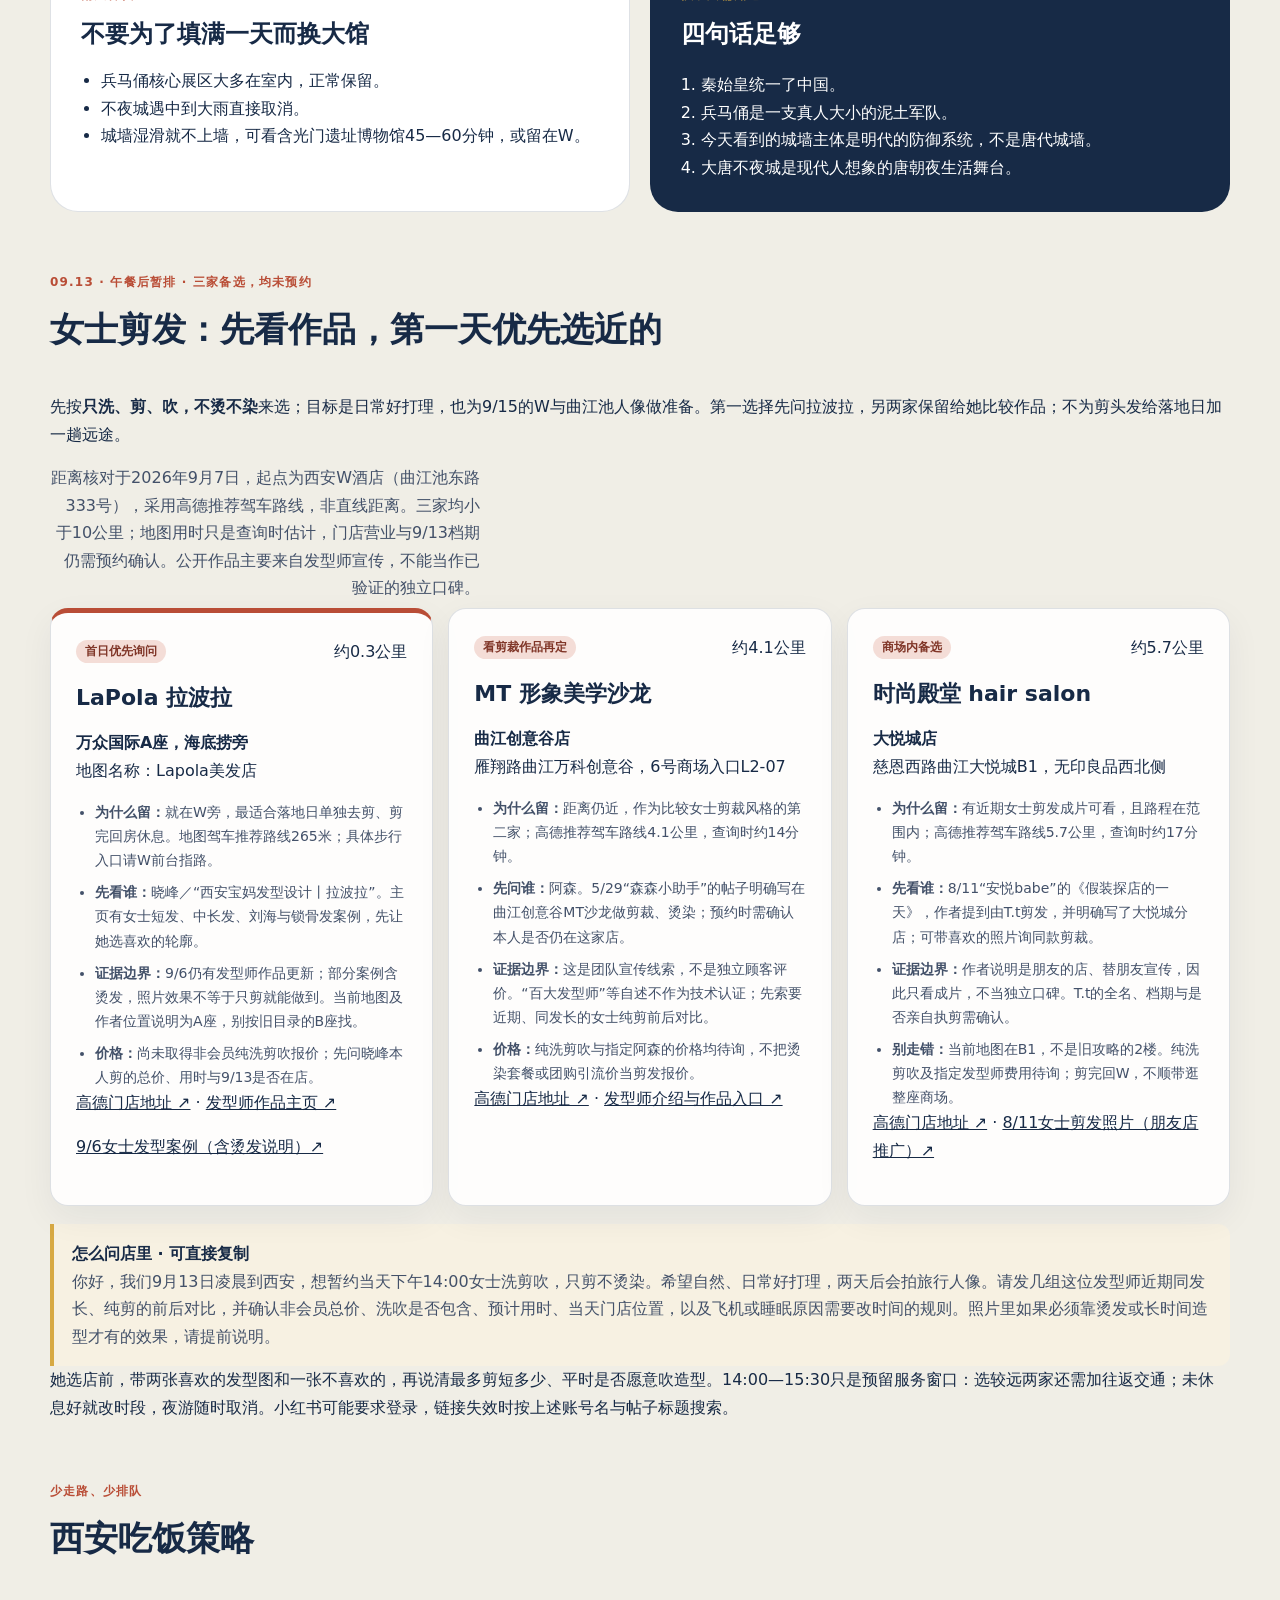
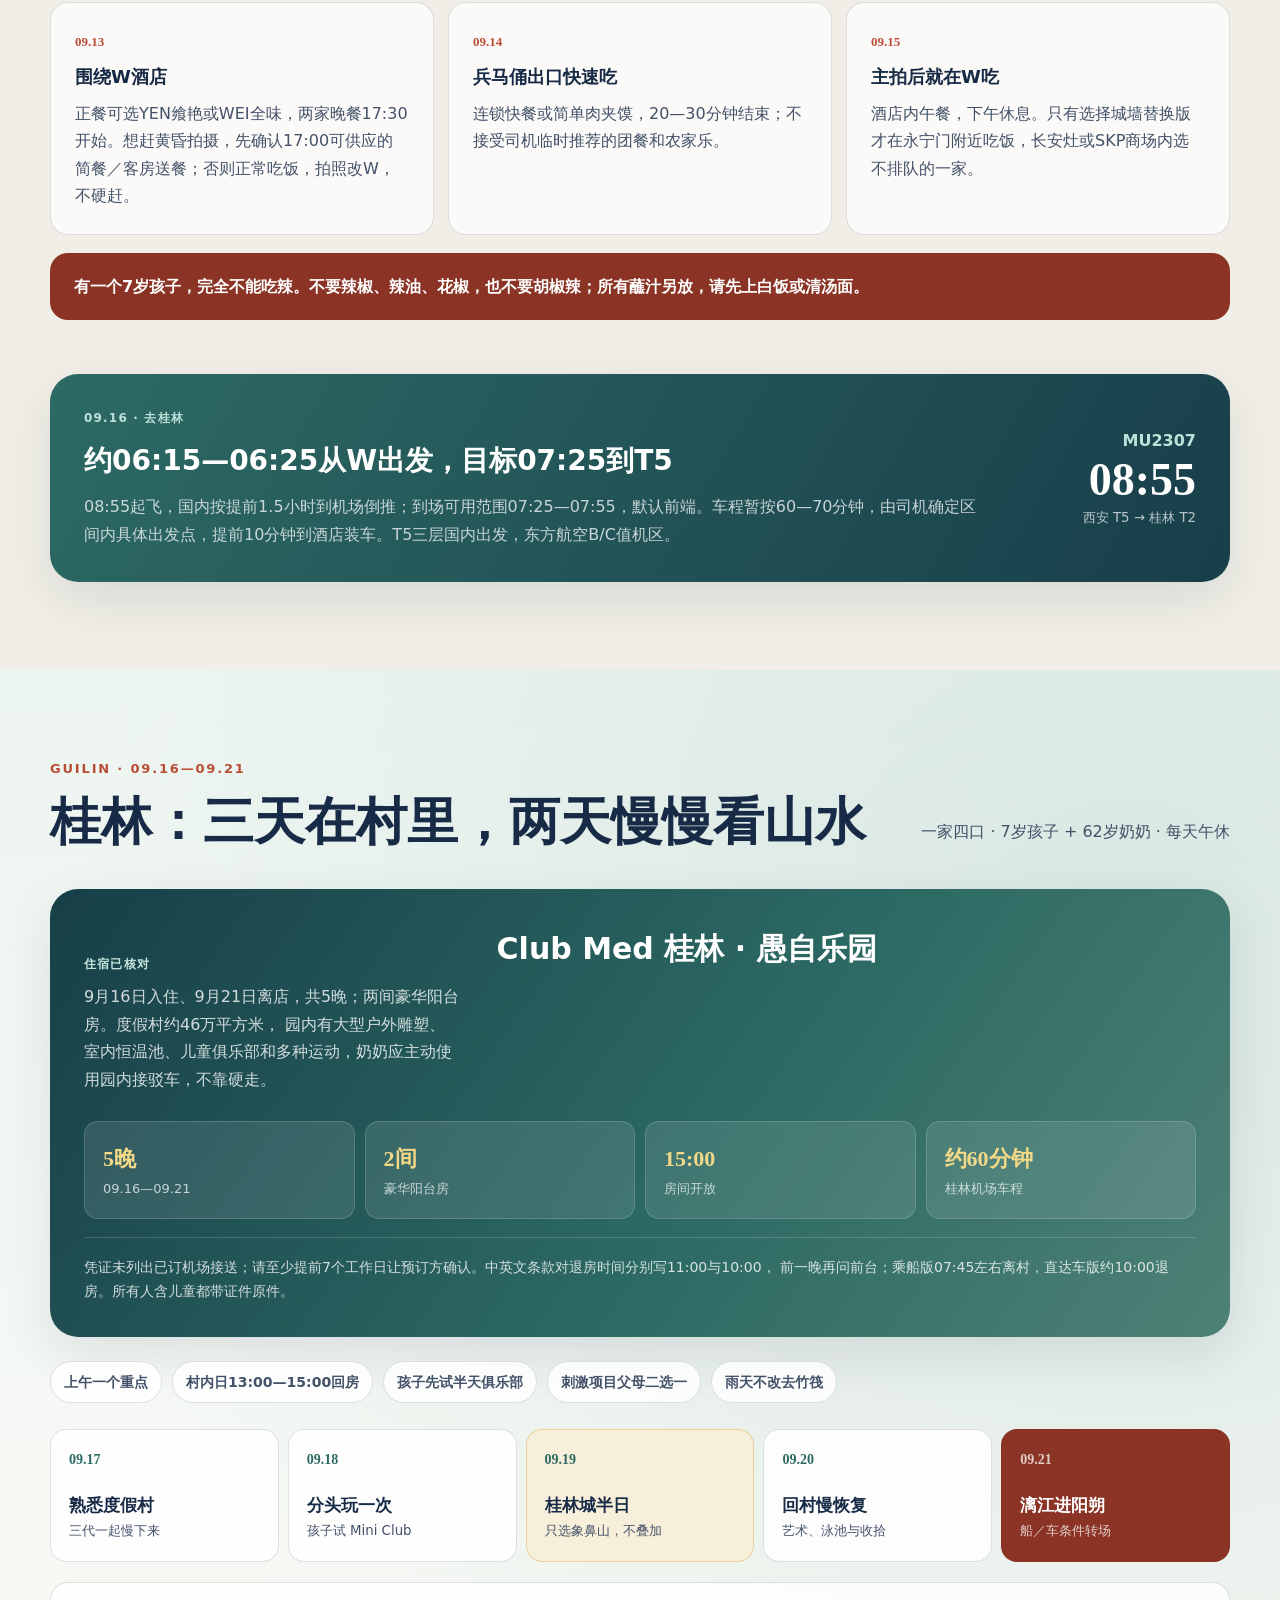
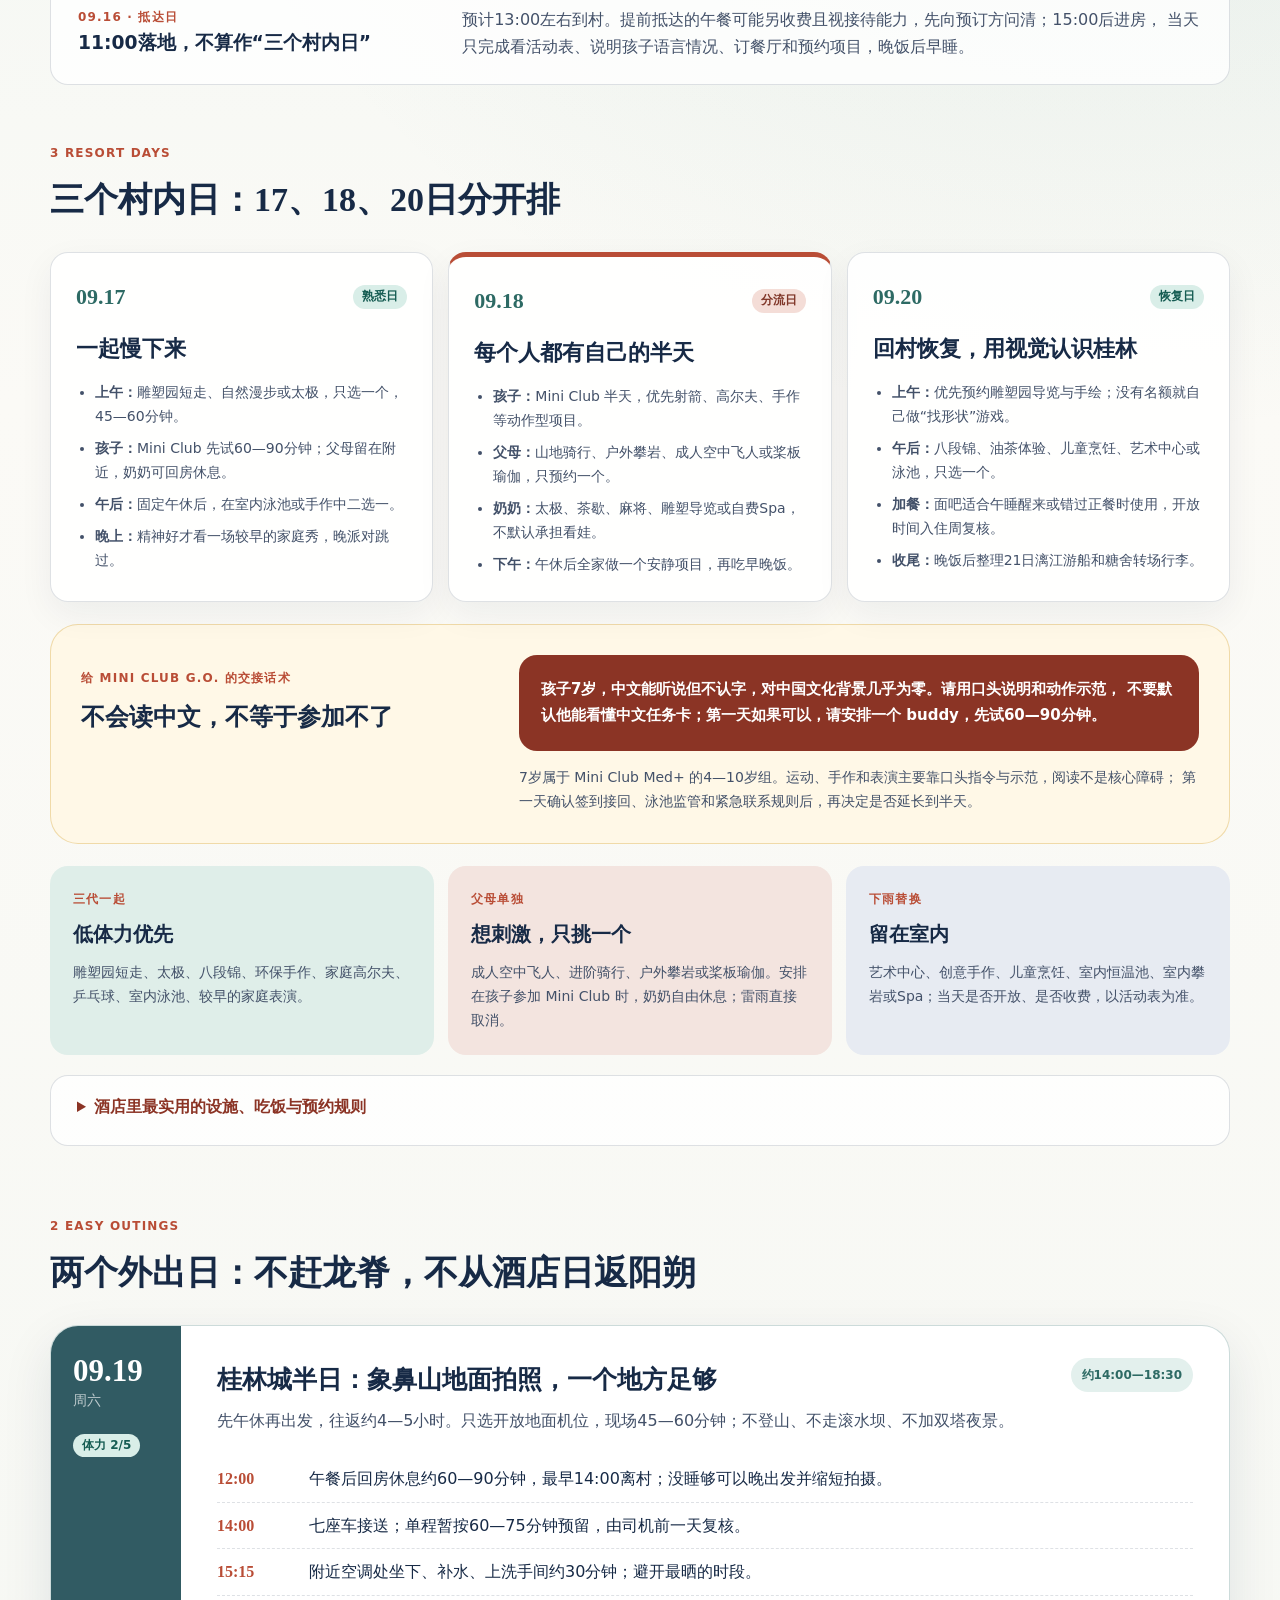
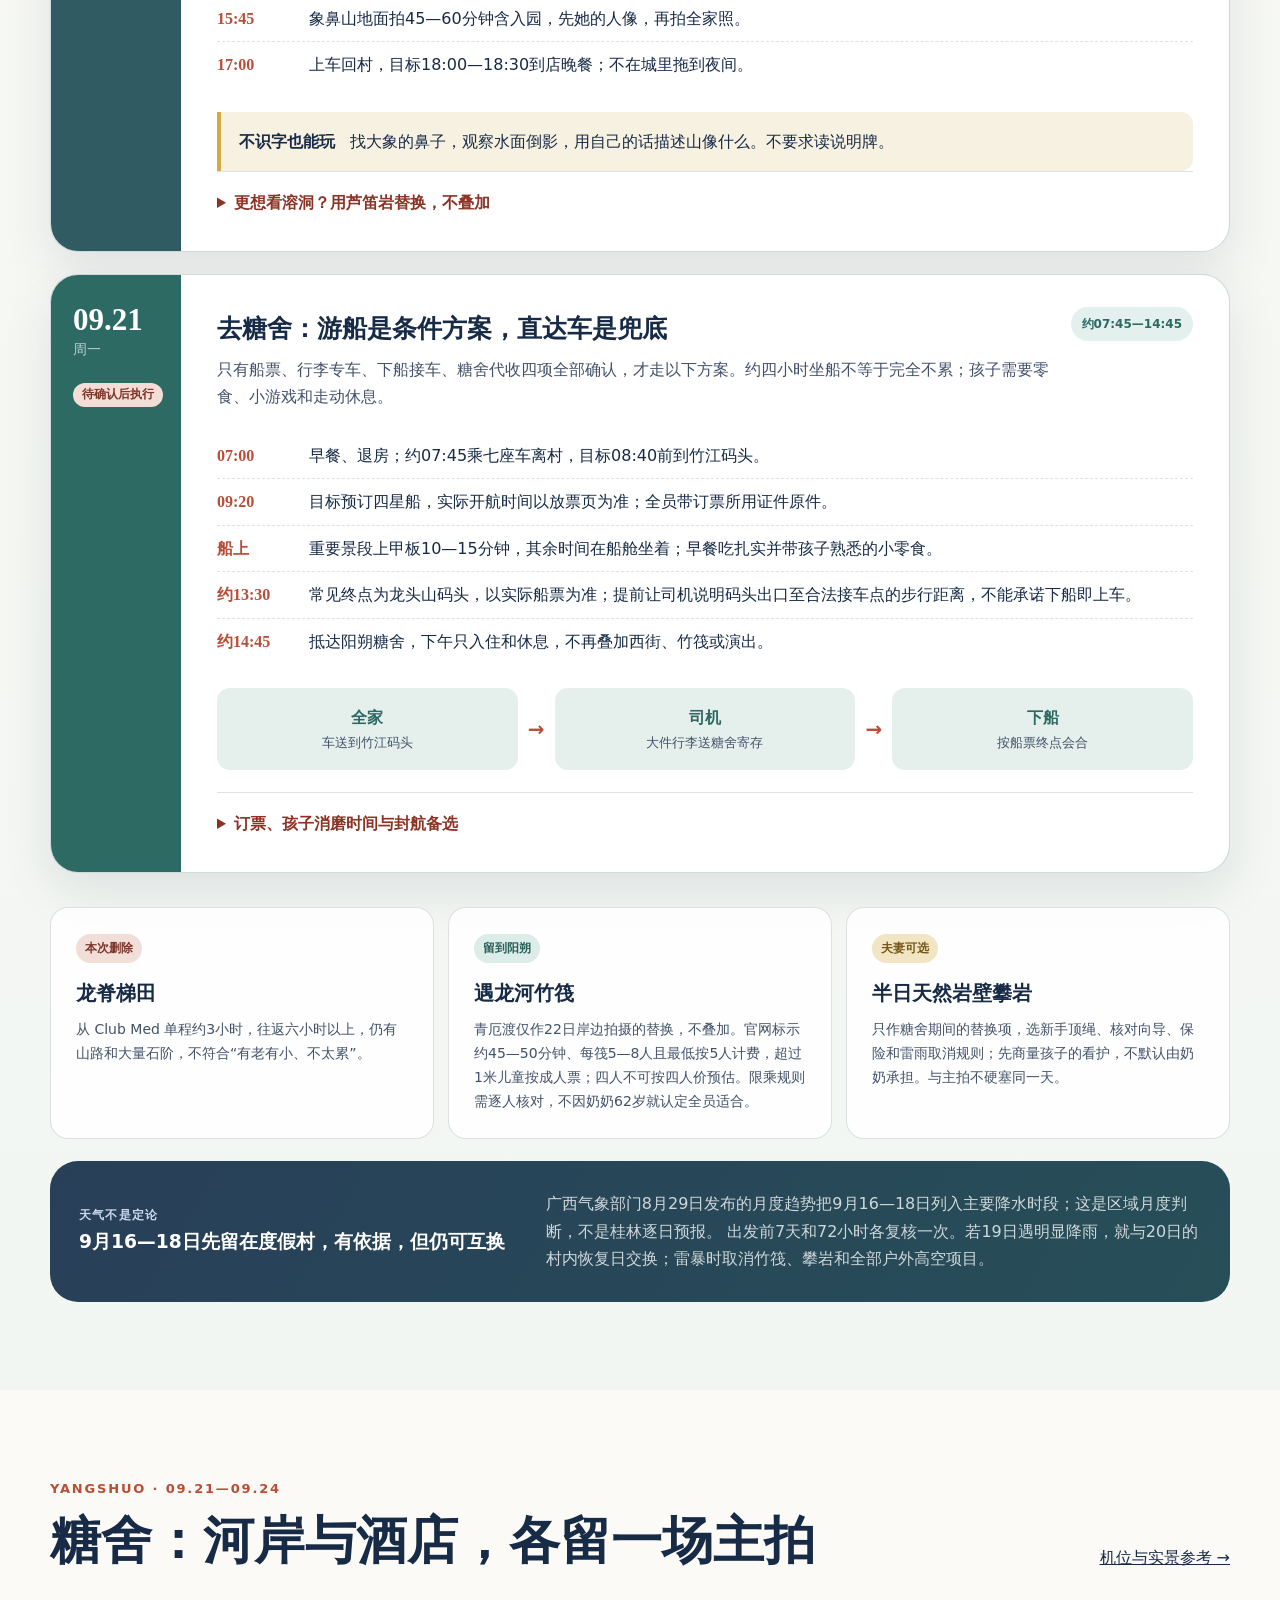
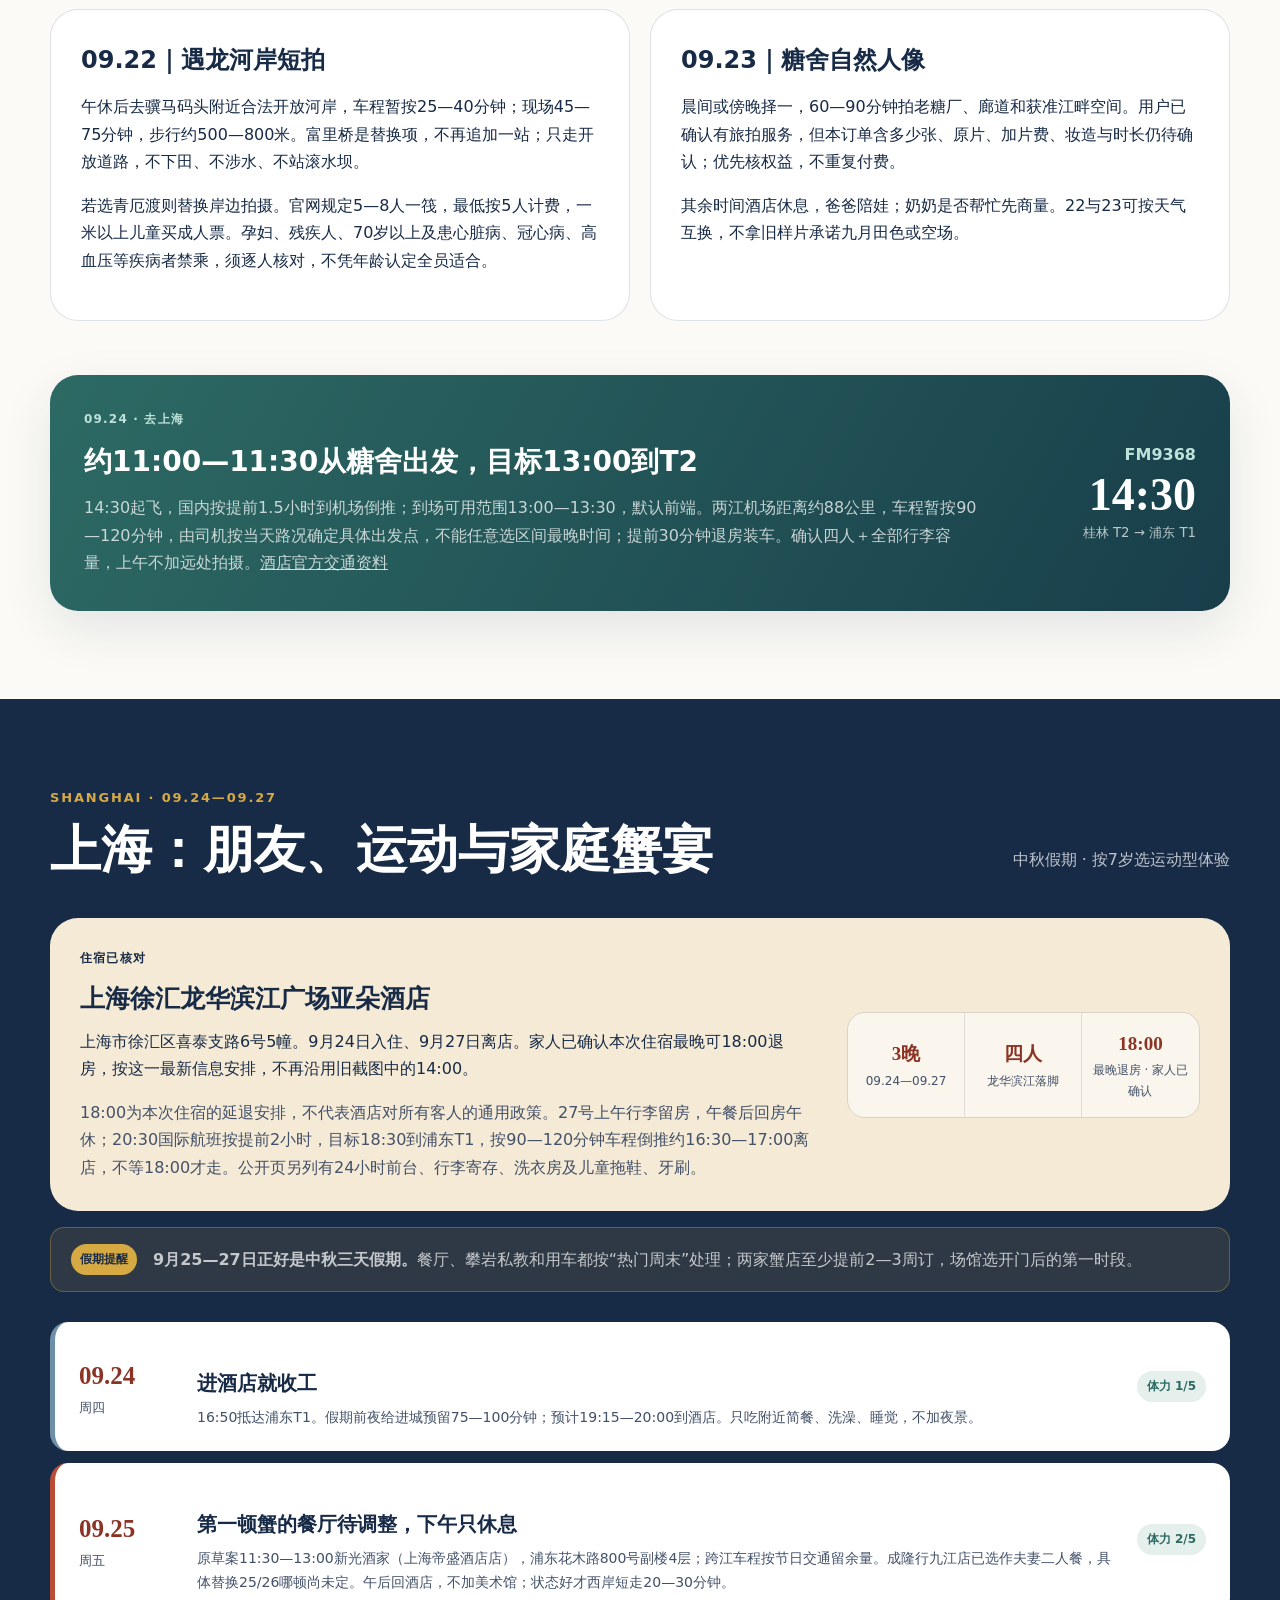
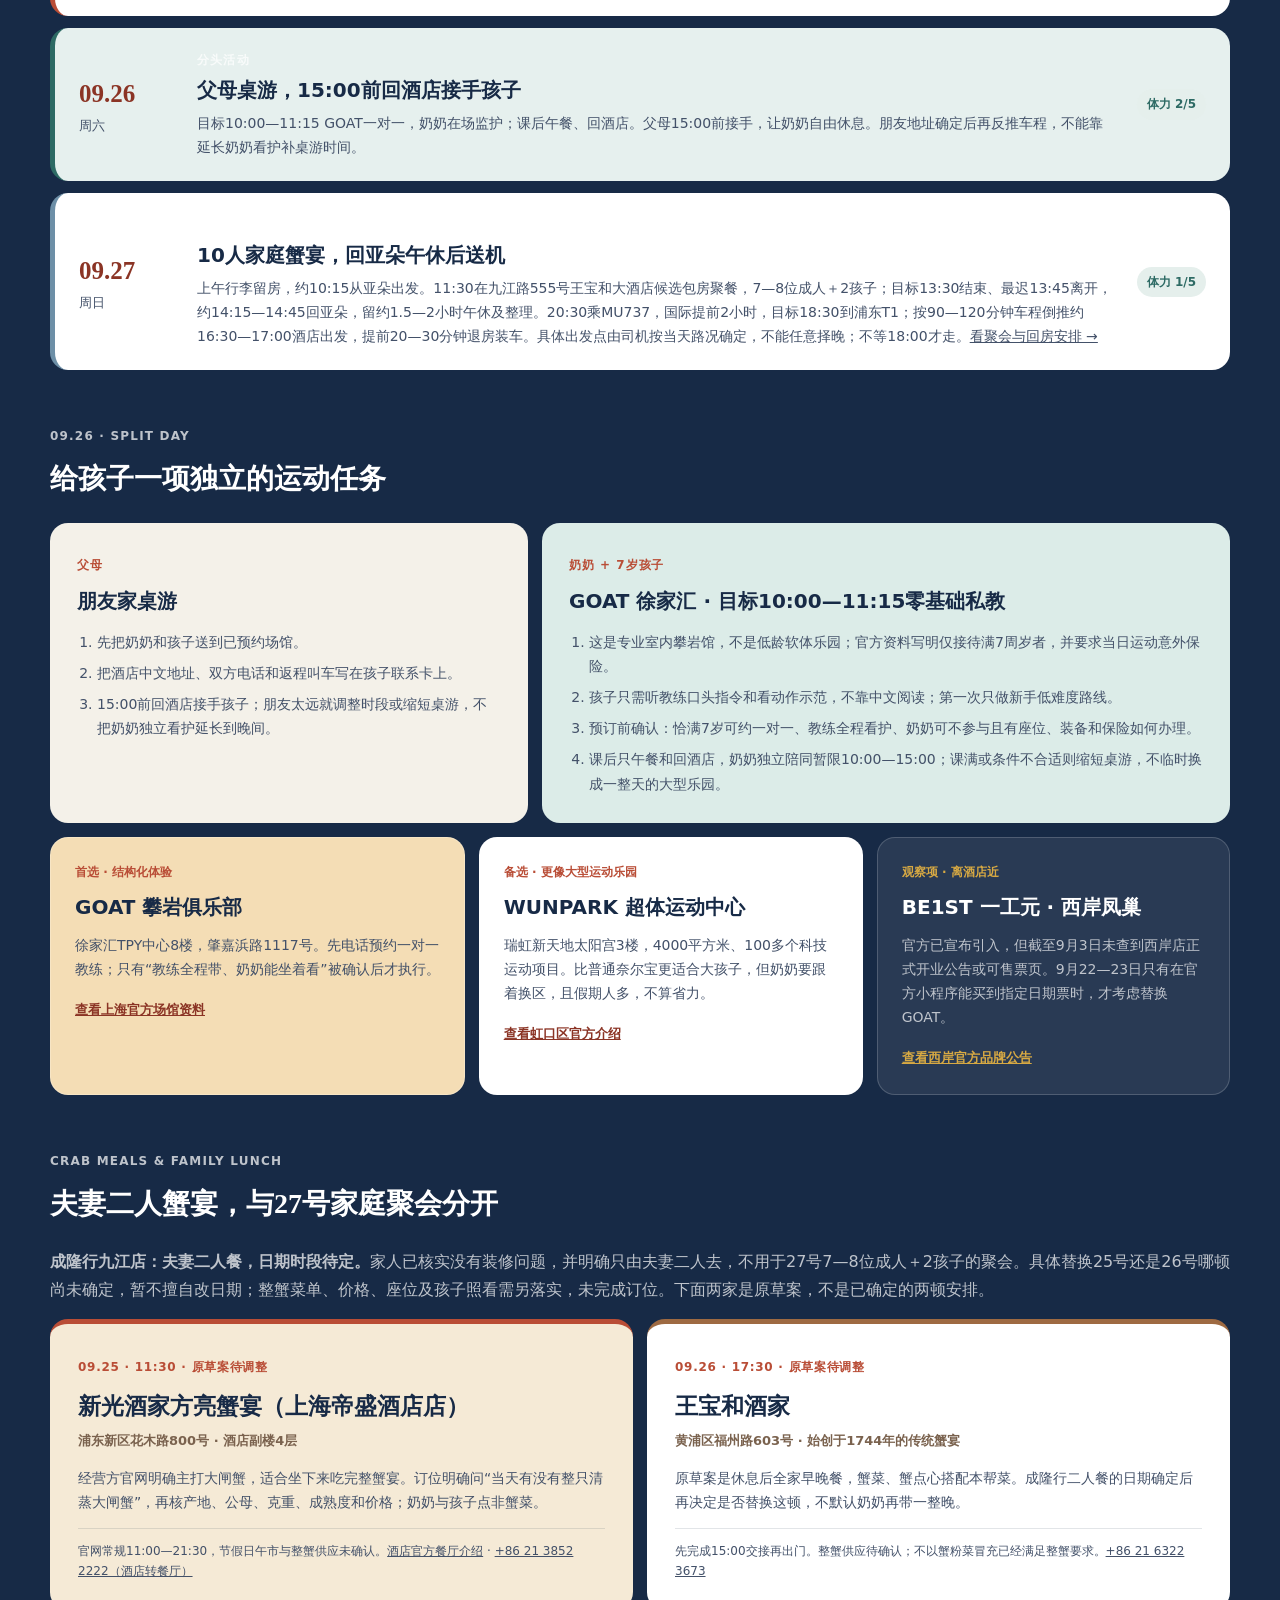
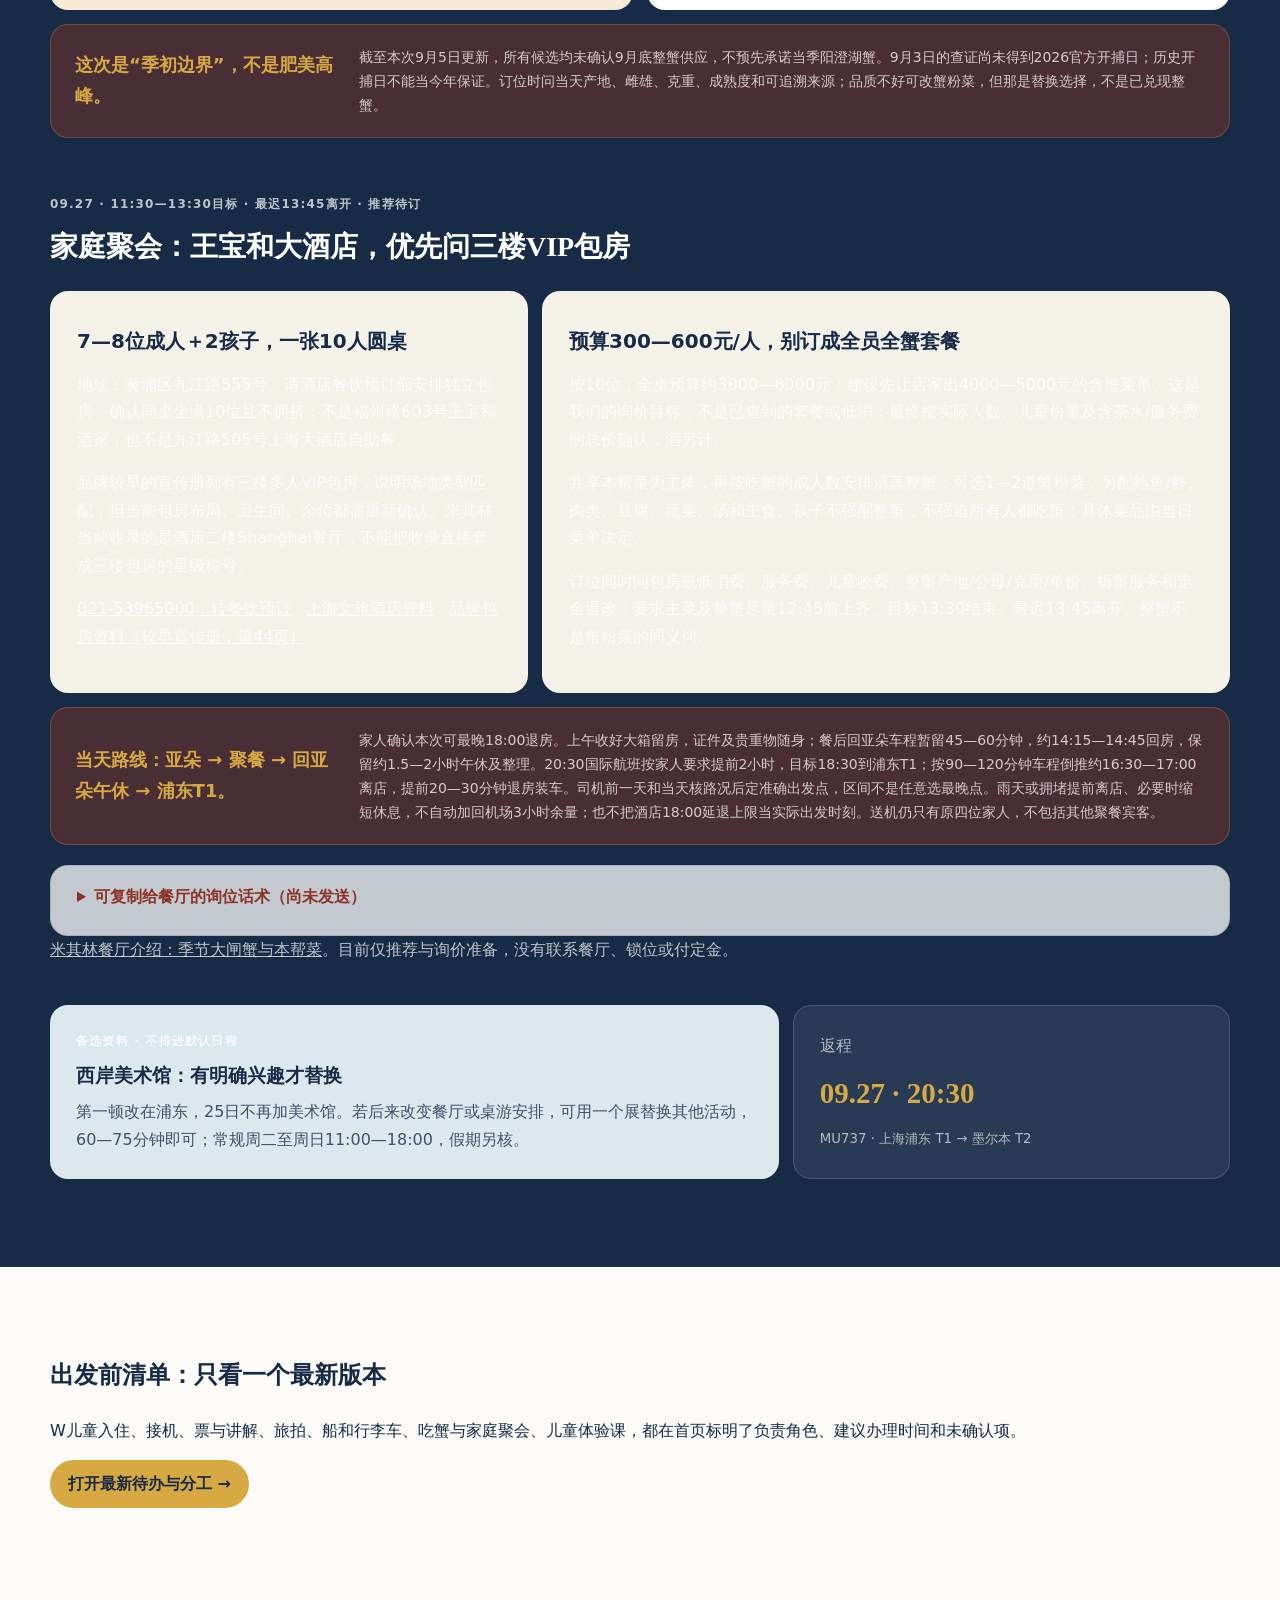
<file: guide.html>
<!doctype html>
<html lang="zh-CN">
  <head>
    <meta charset="utf-8" />
    <meta name="viewport" content="width=device-width, initial-scale=1" />
    <meta name="theme-color" content="#172a46" />
    <meta
      name="description"
      content="2026年9月家庭中国旅行手册：西安、桂林、阳朔与上海的行程、交通、餐饮和出发清单。"
    />
    <title>详细攻略｜2026 家庭中国旅行</title>
    <link rel="stylesheet" href="styles.css?v=20260905" />
    <script src="app.js?v=20260905" defer></script>
  </head>
  <body>
    <a class="skip-link" href="#main">跳到主要内容</a>

    <header class="site-header">
      <div class="nav-shell">
        <a class="brand" href="index.html" aria-label="回到每日行程">
          <span class="brand-mark" aria-hidden="true">长安</span>
          <span>每日行程 ←</span>
        </a>
        <nav class="top-nav" aria-label="页面导航">
          <a href="#overview">总览</a>
          <a href="photos.html">拍照与作品</a>
          <a href="#xian">西安</a>
          <a href="#guilin">桂林·阳朔</a>
          <a href="#shanghai">上海</a>
          <a href="#checklist">清单</a>
        </nav>
        <button class="print-button" type="button" data-print>打印 / 存PDF</button>
      </div>
    </header>

    <main id="main">
      <section class="hero" id="top" aria-labelledby="hero-title">
        <img
          class="hero-image"
          src="assets/xian-hero.png"
          alt="西安城墙、兵马俑和唐风灯影组成的旅行插画"
        />
        <div class="hero-shade"></div>
        <div class="hero-content page-shell">
          <p class="eyebrow">2026.09.12—09.28 · 家庭四人行</p>
          <h1 id="hero-title">墨尔本 → 西安 → 桂林 → 阳朔 → 上海</h1>
          <p class="hero-copy">
            西安段一家三口轻松游；9月16日起与妈妈会合，四人继续前往桂林和上海。
          </p>
          <div class="hero-actions">
            <a class="button button-primary" href="#xian">看西安三日安排</a>
            <a class="button button-ghost" href="#photos">给她留好的拍照时刻</a>
          </div>
        </div>
      </section>

      <section class="urgent-strip" aria-label="当前最重要事项">
        <div class="page-shell urgent-grid">
          <p class="urgent-label">出发先办</p>
          <p><strong>W儿童入住与保留凌晨房间、Club Med接机、兵马俑票与亲子讲解</strong>仍需落实；资料齐全不代表已经预订。</p>
          <a href="index.html#checklist">查看状态清单 →</a>
        </div>
      </section>

      <section class="section page-shell" id="overview" aria-labelledby="overview-title">
        <div class="section-heading">
          <div>
            <p class="eyebrow ink">TRIP AT A GLANCE</p>
            <h2 id="overview-title">行程总览</h2>
          </div>
          <p class="section-note">剪发与首日安排更新：2026年9月7日<br />以下为计划，未订项目单独标注</p>
        </div>

        <div class="fact-grid">
          <article class="fact-card">
            <span class="fact-number">3 → 4</span>
            <span>西安三人；桂林起四人</span>
          </article>
          <article class="fact-card">
            <span class="fact-number">1</span>
            <span>每天最多一个主项目</span>
          </article>
          <article class="fact-card">
            <span class="fact-number">P1</span>
            <span>她的出片需求，是行程高优先级</span>
          </article>
        </div>

        <div class="route" aria-label="旅行路线时间轴">
          <article class="route-stop is-confirmed">
            <p class="route-date">09.12—09.16</p>
            <h3>西安</h3>
            <p>W酒店 · 一家三口</p>
            <span class="status optional">房晚已订 · 儿童待确认</span>
          </article>
          <article class="route-stop is-confirmed">
            <p class="route-date">09.16—09.21</p>
            <h3>桂林</h3>
            <p>Club Med 桂林 · 四人</p>
            <span class="status confirmed">已确认</span>
          </article>
          <article class="route-stop is-confirmed">
            <p class="route-date">09.21—09.24</p>
            <h3>阳朔</h3>
            <p>阳朔糖舍 · 四人</p>
            <span class="status confirmed">住宿已定</span>
          </article>
          <article class="route-stop is-confirmed">
            <p class="route-date">09.24—09.27</p>
            <h3>上海</h3>
            <p>徐汇龙华滨江广场亚朵 · 四人</p>
            <span class="status confirmed">已确认</span>
          </article>
        </div>

        <div class="table-wrap" role="region" aria-label="航班列表" tabindex="0">
          <table>
            <thead>
              <tr>
                <th>日期</th>
                <th>航班</th>
                <th>出发</th>
                <th>到达</th>
              </tr>
            </thead>
            <tbody>
              <tr>
                <td>09.12</td>
                <td>MU852</td>
                <td>12:00 墨尔本 T2</td>
                <td>09.13 01:10 西安 T5</td>
              </tr>
              <tr>
                <td>09.16</td>
                <td>MU2307</td>
                <td>08:55 西安 T5</td>
                <td>11:00 桂林 T2</td>
              </tr>
              <tr>
                <td>09.24</td>
                <td>FM9368</td>
                <td>14:30 桂林 T2</td>
                <td>16:50 上海浦东 T1</td>
              </tr>
              <tr>
                <td>09.27</td>
                <td>MU737</td>
                <td>20:30 上海浦东 T1</td>
                <td>09.28 09:00 墨尔本 T2</td>
              </tr>
            </tbody>
          </table>
        </div>
        <p class="hotel-policy-note"><strong>机场提前量按家人要求：</strong>国内1—1.5小时（默认1.5小时），国际2小时，指抵达出发航站楼到起飞的时间，路上车程另算。四段目标为9/12墨尔本T2 10:00、9/16西安T5 07:25、9/24桂林T2 13:00、9/27浦东T1 18:30。值机、托运及登机截止仍按承运航班规则核对；有托运不把国内1小时下限当默认。<a href="https://global.ceair.com/global/en_static/Announcement/TravelTips/CheckinCountersandBoardingGateClosingTime/" target="_blank" rel="noreferrer">东航柜台与登机口截止资料</a> · <a href="index.html#overview">看统一到机场时间表 →</a></p>
      </section>

      <section class="section page-shell" id="photos"><h2>拍照优先，作品单独慢慢选</h2><p>西安W＋曲江池、Club Med山水与阳朔糖舍均留有拍摄窗口。<a href="photos.html">查看全部机位和六位摄影师作品 →</a></p></section>

      <section class="section section-tint" id="xian" aria-labelledby="xian-title">
        <div class="page-shell">
          <div class="section-heading">
            <div>
              <p class="eyebrow ink">XI'AN · 09.13—09.15</p>
              <h2 id="xian-title">西安：恢复、兵马俑、W与曲江池</h2>
            </div>
            <p class="section-note">现代便服主拍 · 城墙仅作替换项</p>
          </div>

          <div class="principles" aria-label="西安行程原则">
            <span>每天一个主项目</span>
            <span>午后回酒店</span>
            <span>不依赖中文阅读</span>
            <span>晚间活动随时取消</span>
          </div>

          <article class="day-card">
            <div class="day-aside">
              <p class="day-date">09.13</p>
              <p class="day-week">周日</p>
              <span class="status optional">恢复日</span>
            </div>
            <div class="day-main">
              <div class="day-title-row">
                <div>
                  <h3>睡醒后剪发；长安大牌档早晚餐</h3>
                  <p>先恢复睡眠和胃口，再安排她剪头发；爸爸陪孩子在W休息。<a href="#xian-hair">看三家门店、作品与导航 →</a></p>
                </div>
                <span class="energy">目标步行 ≤ 1 km</span>
              </div>
              <ol class="schedule">
                <li><time>01:10</time><span>MU852抵达西安T5；预计约03:00到W酒店。</span></li>
                <li><time>10:30+</time><span>自然醒，不追酒店早餐。</span></li>
                <li><time>12:00</time><span>酒店内午餐：YEN飨艳或周日开放午餐的WEI全味。</span></li>
                <li><time>13:30</time><span>按精神决定是否按计划剪发；没睡够就推迟，不设闹钟赶预约。</span></li>
                <li><time>14:00</time><span>暂留14:00—15:30女士洗剪吹，优先问W旁的拉波拉；尚未预约，时长待店方确认。爸爸带孩子在W休息，不必陪去等。若选创意谷／大悦城，往返另留40—60分钟。</span></li>
                <li><time>15:30+</time><span>剪完回W休息，不再加逛街任务；超时先取消夜游。</span></li>
                <li><time>17:00</time><span>休息好才出发去大悦城；若仍困，就留W吃饭，不为餐厅打卡赶场。</span></li>
                <li><time>17:30</time><span>目标17:30—18:30在长安大牌档之西游漫记（大悦城店，商场3层）吃早晚餐。已选店、未订位；等位超过20分钟就换商场内简餐。</span></li>
                <li><time>18:30+</time><span>饭后有精神才看大雁塔红墙和附近灯景，短逛30—45分钟；不追黄昏机位、不等演出，困或下雨就回W。</span></li>
                <li><time>20:30</time><span>最迟回到酒店。</span></li>
              </ol>

              <details id="xian-changan-dinner" open>
                <summary>9/13晚餐：长安大牌档之西游漫记（大悦城店）</summary>
                <div class="detail-body">
                  <p><strong>已选店，未订位。</strong>一家三口，目标17:30—18:30用餐；西安曲江大悦城3层，导航选完整店名。门店资料核对：2026年9月10日；当天营业、座位及订位方式仍需确认。</p>
                  <p>点餐建议：葫芦鸡＋一种面食或其他主食＋蔬菜＋一道有趣小点；毛笔酥可少量尝鲜，不必点满一桌造型菜。先问孩子那份能否不放辣椒、蘸料分开，按当天菜单和胃口调整。</p>
                  <p>等位超过20分钟换商场内简餐，不为等表演延长用餐。没休息好则留W吃饭；饭后短逛是可取消项，不追加整条不夜城路线。</p>
                  <p><a href="https://www.amap.com/place/B0HD71Q17L" target="_blank" rel="noreferrer">门店地图 ↗</a> · <a href="https://gs.ctrip.com/html5/you/foods/fooddetail/7/22574922.html" target="_blank" rel="noreferrer">餐厅资料与菜品 ↗</a></p>
                </div>
              </details>

              <details>
                <summary>大唐不夜城怎么走才不累</summary>
                <div class="detail-body">
                  <p>
                    让司机选择“慈恩西路／西安大悦城”一侧的正规落客点，先在大悦城吃饭；饭后视精神去大雁塔南广场看红墙与塔，
                    再短看北端灯景。户外短逛控制在30—45分钟，走累即从同一侧叫车离开，不走完整步行街。
                  </p>
                  <p>
                    不追不倒翁、不等《盛唐密盒》、不走完整步行街，也不安排租装和古风妆造。节目碰到就看，没有就只看灯。
                  </p>
                  <div class="kid-mission">
                    <strong>给孩子的任务</strong>
                    <span>找到马、乐器和丝绸之路人物；选一个人物编一句故事。</span>
                  </div>
                </div>
              </details>
            </div>
          </article>

          <article class="day-card featured-day">
            <div class="day-aside">
              <p class="day-date">09.14</p>
              <p class="day-week">周一</p>
              <span class="status confirmed">主项目</span>
            </div>
            <div class="day-main">
              <div class="day-title-row">
                <div>
                  <h3>兵马俑：两小时可伸缩参观</h3>
                  <p>只看兵马俑核心馆，不去丽山园、华清宫或购物点。</p>
                </div>
                <span class="energy">馆内 90—120 分钟</span>
              </div>
              <ol class="schedule">
                <li><time>07:15</time><span>早餐。</span></li>
                <li><time>08:15</time><span>专车从W酒店出发；最终时间听取讲解员对当天客流的判断。</span></li>
                <li><time>09:30</time><span>到达北门，预留安检和证件核验时间。</span></li>
                <li><time>10:00</time><span>目标预约时段；原件必须与订票证件一致。</span></li>
                <li><time>12:00</time><span>结束参观，简单午餐后上车。</span></li>
                <li><time>14:00</time><span>返回酒店，下午不再安排正式景点。</span></li>
              </ol>

              <div class="museum-route" aria-label="兵马俑馆内路线">
                <div><strong>一号坑</strong><span>30—40分钟</span><small>先看完整军阵、发型和修复区</small></div>
                <div><strong>三号坑</strong><span>10—15分钟</span><small>把它理解为军队指挥室</small></div>
                <div><strong>二号坑</strong><span>15—25分钟</span><small>找跪射俑、将军和不同兵种</small></div>
                <div class="optional-stop"><strong>到此结束</strong><span>不跨园区</span><small>铜车马馆在丽山园，本次不去</small></div>
              </div>

              <details>
                <summary>票证、儿童票与入园规则</summary>
                <div class="detail-body two-col-detail">
                  <ul>
                    <li>所有人都要实名分时预约，含外籍及符合免票条件者。</li>
                    <li>预约用什么证件，现场就带同一证件原件；护照可以预约。</li>
                    <li>北门是唯一入口，按预约时段提前约30分钟抵达。</li>
                  </ul>
                  <ul>
                    <li>成人票当前为¥120。</li>
                    <li>儿童优惠随国籍、证件及身高规则不同，以官方订票页识别为准。</li>
                    <li>孩子票种未确认前，预算按成人票留余量。</li>
                  </ul>
                </div>
              </details>
            </div>
          </article>

          <article class="day-card">
            <div class="day-aside">
              <p class="day-date">09.15</p>
              <p class="day-week">周二</p>
              <span class="status optional">轻松上午</span>
            </div>
            <div class="day-main">
              <div class="day-title-row">
                <div>
                  <h3>W＋曲江池主拍：留给她一个完整上午</h3>
                  <p>摄影计入当天主项目。摄影师、档期和W准入尚待确认；若约不到，可家人自拍。不在同一天再加城墙。</p>
                </div>
                <span class="energy">主拍 70—90 分钟</span>
              </div>
              <ol class="schedule">
                <li><time>08:00</time><span>早餐；穿自己的便服，不做古装妆造。</span></li>
                <li><time>09:00</time><span>目标开拍：W获准空间约40—50分钟；爸爸负责陪娃，穿插一张全家照。</span></li>
                <li><time>09:50</time><span>休息衔接后，到曲江池近入口短拍20—30分钟；热或下雨就留在酒店。</span></li>
                <li><time>10:30</time><span>最迟结束主拍；酒店休息、午餐。</span></li>
                <li><time>13:00</time><span>回W休息、整理行李。</span></li>
                <li><time>17:30</time><span>四人晚餐，默认YEN飨艳；不再安排夜游。</span></li>
              </ol>
              <div class="callout">
                <strong>城墙是替换，不是加餐</strong>
                <p>如果主动放弃本场主拍，备选09:15从W去永宁门、墙上45—60分钟、11:30附近午餐、13:00回店；不骑车、不绕全圈。<a href="photos.html#xian-photographers">先看三位摄影师作品 →</a></p>
              </div>
              <div class="kid-mission">
                <strong>守城侦探</strong>
                <span>数城门、找垛口和箭孔，再拍一张古城墙与现代高楼同框。</span>
              </div>
            </div>
          </article>

          <div class="split-grid">
            <article class="info-card">
              <p class="card-kicker">雨天替代</p>
              <h3>不要为了填满一天而换大馆</h3>
              <ul>
                <li>兵马俑核心展区大多在室内，正常保留。</li>
                <li>不夜城遇中到大雨直接取消。</li>
                <li>城墙湿滑就不上墙，可看含光门遗址博物馆45—60分钟，或留在W。</li>
              </ul>
            </article>
            <article class="info-card dark-card">
              <p class="card-kicker">孩子只需知道</p>
              <h3>四句话足够</h3>
              <ol>
                <li>秦始皇统一了中国。</li>
                <li>兵马俑是一支真人大小的泥土军队。</li>
                <li>今天看到的城墙主体是明代的防御系统，不是唐代城墙。</li>
                <li>大唐不夜城是现代人想象的唐朝夜生活舞台。</li>
              </ol>
            </article>
          </div>

          <section class="food-section" id="xian-hair" aria-labelledby="xian-hair-title">
            <div class="subheading">
              <p class="card-kicker">09.13 · 午餐后暂排 · 三家备选，均未预约</p>
              <h3 id="xian-hair-title">女士剪发：先看作品，第一天优先选近的</h3>
            </div>
            <p>先按<strong>只洗、剪、吹，不烫不染</strong>来选；目标是日常好打理，也为9/15的W与曲江池人像做准备。第一选择先问拉波拉，另两家保留给她比较作品；不为剪头发给落地日加一趟远途。</p>
            <p class="section-note">距离核对于2026年9月7日，起点为西安W酒店（曲江池东路333号），采用高德推荐驾车路线，非直线距离。三家均小于10公里；地图用时只是查询时估计，门店营业与9/13档期仍需预约确认。公开作品主要来自发型师宣传，不能当作已验证的独立口碑。</p>
            <div class="resort-grid">
              <article class="resort-card featured-resort">
                <div class="resort-card-head"><span class="status optional">首日优先询问</span><span>约0.3公里</span></div>
                <h3>LaPola 拉波拉</h3>
                <p><strong>万众国际A座，海底捞旁</strong><br />地图名称：Lapola美发店</p>
                <ul>
                  <li><strong>为什么留：</strong>就在W旁，最适合落地日单独去剪、剪完回房休息。地图驾车推荐路线265米；具体步行入口请W前台指路。</li>
                  <li><strong>先看谁：</strong>晓峰／“西安宝妈发型设计丨拉波拉”。主页有女士短发、中长发、刘海与锁骨发案例，先让她选喜欢的轮廓。</li>
                  <li><strong>证据边界：</strong>9/6仍有发型师作品更新；部分案例含烫发，照片效果不等于只剪就能做到。当前地图及作者位置说明为A座，别按旧目录的B座找。</li>
                  <li><strong>价格：</strong>尚未取得非会员纯洗剪吹报价；先问晓峰本人剪的总价、用时与9/13是否在店。</li>
                </ul>
                <p><a href="https://www.amap.com/place/B0LK1CDOK2" target="_blank" rel="noreferrer">高德门店地址 ↗</a> · <a href="https://www.xiaohongshu.com/user/profile/5a9290944eacab1a22d4489b?xsec_token=AB-Gzd28drbZc4R0mIEnul95xbIp8YcvG2wyU14kkL0co=&amp;xsec_source=pc_user" target="_blank" rel="noreferrer">发型师作品主页 ↗</a></p>
                <p><a href="https://www.xiaohongshu.com/explore/6a9c30d000000000110304d7?xsec_token=ABUMJ6SnrbgMo5gj3r6_w7ClqWBau9XDfRyNzY734OLks=&amp;xsec_source=pc_search&amp;source=web_explore_feed" target="_blank" rel="noreferrer">9/6女士发型案例（含烫发说明）↗</a></p>
              </article>
              <article class="resort-card">
                <div class="resort-card-head"><span class="status optional">看剪裁作品再定</span><span>约4.1公里</span></div>
                <h3>MT 形象美学沙龙</h3>
                <p><strong>曲江创意谷店</strong><br />雁翔路曲江万科创意谷，6号商场入口L2-07</p>
                <ul>
                  <li><strong>为什么留：</strong>距离仍近，作为比较女士剪裁风格的第二家；高德推荐驾车路线4.1公里，查询时约14分钟。</li>
                  <li><strong>先问谁：</strong>阿森。5/29“森森小助手”的帖子明确写在曲江创意谷MT沙龙做剪裁、烫染；预约时需确认本人是否仍在这家店。</li>
                  <li><strong>证据边界：</strong>这是团队宣传线索，不是独立顾客评价。“百大发型师”等自述不作为技术认证；先索要近期、同发长的女士纯剪前后对比。</li>
                  <li><strong>价格：</strong>纯洗剪吹与指定阿森的价格均待询，不把烫染套餐或团购引流价当剪发报价。</li>
                </ul>
                <p><a href="https://www.amap.com/place/B0KR7UNTEB" target="_blank" rel="noreferrer">高德门店地址 ↗</a> · <a href="https://www.xiaohongshu.com/search_result/6a192c1e000000003601fca4?xsec_token=AB53h3uX3ffGeY5fjwLDsF7KCAgmQHszPSp_XCgmXurpA=&amp;xsec_source=pc_search" target="_blank" rel="noreferrer">发型师介绍与作品入口 ↗</a></p>
              </article>
              <article class="resort-card">
                <div class="resort-card-head"><span class="status optional">商场内备选</span><span>约5.7公里</span></div>
                <h3>时尚殿堂 hair salon</h3>
                <p><strong>大悦城店</strong><br />慈恩西路曲江大悦城B1，无印良品西北侧</p>
                <ul>
                  <li><strong>为什么留：</strong>有近期女士剪发成片可看，且路程在范围内；高德推荐驾车路线5.7公里，查询时约17分钟。</li>
                  <li><strong>先看谁：</strong>8/11“安悦babe”的《假装探店的一天》，作者提到由T.t剪发，并明确写了大悦城分店；可带喜欢的照片询同款剪裁。</li>
                  <li><strong>证据边界：</strong>作者说明是朋友的店、替朋友宣传，因此只看成片，不当独立口碑。T.t的全名、档期与是否亲自执剪需确认。</li>
                  <li><strong>别走错：</strong>当前地图在B1，不是旧攻略的2楼。纯洗剪吹及指定发型师费用待询；剪完回W，不顺带逛整座商场。</li>
                </ul>
                <p><a href="https://www.amap.com/place/B0FFK9FVYW" target="_blank" rel="noreferrer">高德门店地址 ↗</a> · <a href="https://www.xiaohongshu.com/explore/6a7b1db50000000035014cd9?xsec_token=ABKWuHeiSulvIg-B9Q-9bV83PwOZKb2iA4J2arO_RwE7o=&amp;xsec_source=pc_search" target="_blank" rel="noreferrer">8/11女士剪发照片（朋友店推广）↗</a></p>
              </article>
            </div>
            <div class="callout">
              <strong>怎么问店里 · 可直接复制</strong>
              <p>你好，我们9月13日凌晨到西安，想暂约当天下午14:00女士洗剪吹，只剪不烫染。希望自然、日常好打理，两天后会拍旅行人像。请发几组这位发型师近期同发长、纯剪的前后对比，并确认非会员总价、洗吹是否包含、预计用时、当天门店位置，以及飞机或睡眠原因需要改时间的规则。照片里如果必须靠烫发或长时间造型才有的效果，请提前说明。</p>
            </div>
            <p>她选店前，带两张喜欢的发型图和一张不喜欢的，再说清最多剪短多少、平时是否愿意吹造型。14:00—15:30只是预留服务窗口：选较远两家还需加往返交通；未休息好就改时段，夜游随时取消。小红书可能要求登录，链接失效时按上述账号名与帖子标题搜索。</p>
          </section>

          <section class="food-section" aria-labelledby="food-title">
            <div class="subheading">
              <p class="card-kicker">少走路、少排队</p>
              <h3 id="food-title">西安吃饭策略</h3>
            </div>
            <div class="food-grid">
              <article>
                <span class="food-day">09.13</span>
                <h4>围绕W酒店</h4>
                <p>正餐可选YEN飨艳或WEI全味，两家晚餐17:30开始。想赶黄昏拍摄，先确认17:00可供应的简餐／客房送餐；否则正常吃饭，拍照改W，不硬赶。</p>
              </article>
              <article>
                <span class="food-day">09.14</span>
                <h4>兵马俑出口快速吃</h4>
                <p>连锁快餐或简单肉夹馍，20—30分钟结束；不接受司机临时推荐的团餐和农家乐。</p>
              </article>
              <article>
                <span class="food-day">09.15</span>
                <h4>主拍后就在W吃</h4>
                <p>酒店内午餐，下午休息。只有选择城墙替换版才在永宁门附近吃饭，长安灶或SKP商场内选不排队的一家。</p>
              </article>
            </div>
            <blockquote>
              有一个7岁孩子，完全不能吃辣。不要辣椒、辣油、花椒，也不要胡椒辣；所有蘸汁另放，请先上白饭或清汤面。
            </blockquote>
          </section>

          <article class="departure-card">
            <div>
              <p class="card-kicker">09.16 · 去桂林</p>
              <h3>约06:15—06:25从W出发，目标07:25到T5</h3>
              <p>08:55起飞，国内按提前1.5小时到机场倒推；到场可用范围07:25—07:55，默认前端。车程暂按60—70分钟，由司机确定区间内具体出发点，提前10分钟到酒店装车。T5三层国内出发，东方航空B/C值机区。</p>
            </div>
            <div class="departure-time">
              <span>MU2307</span>
              <strong>08:55</strong>
              <small>西安 T5 → 桂林 T2</small>
            </div>
          </article>
        </div>
      </section>

      <section class="section section-river" id="guilin" aria-labelledby="guilin-title">
        <div class="page-shell">
          <div class="section-heading">
            <div>
              <p class="eyebrow ink">GUILIN · 09.16—09.21</p>
              <h2 id="guilin-title">桂林：三天在村里，两天慢慢看山水</h2>
            </div>
            <p class="section-note">一家四口 · 7岁孩子 + 62岁奶奶 · 每天午休</p>
          </div>

          <article class="stay-banner">
            <div class="stay-intro">
              <p class="card-kicker">住宿已核对</p>
              <h3>Club Med 桂林 · 愚自乐园</h3>
              <p>
                9月16日入住、9月21日离店，共5晚；两间豪华阳台房。度假村约46万平方米，
                园内有大型户外雕塑、室内恒温池、儿童俱乐部和多种运动，奶奶应主动使用园内接驳车，不靠硬走。
              </p>
            </div>
            <div class="stay-facts" aria-label="Club Med住宿要点">
              <div><strong>5晚</strong><span>09.16—09.21</span></div>
              <div><strong>2间</strong><span>豪华阳台房</span></div>
              <div><strong>15:00</strong><span>房间开放</span></div>
              <div><strong>约60分钟</strong><span>桂林机场车程</span></div>
            </div>
            <p class="stay-note">
              凭证未列出已订机场接送；请至少提前7个工作日让预订方确认。中英文条款对退房时间分别写11:00与10:00，
              前一晚再问前台；乘船版07:45左右离村，直达车版约10:00退房。所有人含儿童都带证件原件。
            </p>
          </article>

          <div class="principles river-principles" aria-label="桂林行程原则">
            <span>上午一个重点</span>
            <span>村内日13:00—15:00回房</span>
            <span>孩子先试半天俱乐部</span>
            <span>刺激项目父母二选一</span>
            <span>雨天不改去竹筏</span>
          </div>

          <div class="five-day-map" aria-label="桂林五日节奏">
            <article class="map-day is-resort">
              <span>09.17</span><strong>熟悉度假村</strong><small>三代一起慢下来</small>
            </article>
            <article class="map-day is-resort">
              <span>09.18</span><strong>分头玩一次</strong><small>孩子试 Mini Club</small>
            </article>
            <article class="map-day is-outing">
              <span>09.19</span><strong>桂林城半日</strong><small>只选象鼻山，不叠加</small>
            </article>
            <article class="map-day is-resort">
              <span>09.20</span><strong>回村慢恢复</strong><small>艺术、泳池与收拾</small>
            </article>
            <article class="map-day is-transfer">
              <span>09.21</span><strong>漓江进阳朔</strong><small>船／车条件转场</small>
            </article>
          </div>

          <article class="arrival-note">
            <div>
              <p class="card-kicker">09.16 · 抵达日</p>
              <h3>11:00落地，不算作“三个村内日”</h3>
            </div>
            <p>
              预计13:00左右到村。提前抵达的午餐可能另收费且视接待能力，先向预订方问清；15:00后进房，
              当天只完成看活动表、说明孩子语言情况、订餐厅和预约项目，晚饭后早睡。
            </p>
          </article>

          <div class="subheading guilin-subheading">
            <p class="card-kicker">3 RESORT DAYS</p>
            <h3>三个村内日：17、18、20日分开排</h3>
          </div>

          <div class="resort-grid">
            <article class="resort-card">
              <div class="resort-card-head">
                <span class="resort-date">09.17</span>
                <span class="status confirmed">熟悉日</span>
              </div>
              <h3>一起慢下来</h3>
              <ul>
                <li><strong>上午：</strong>雕塑园短走、自然漫步或太极，只选一个，45—60分钟。</li>
                <li><strong>孩子：</strong>Mini Club 先试60—90分钟；父母留在附近，奶奶可回房休息。</li>
                <li><strong>午后：</strong>固定午休后，在室内泳池或手作中二选一。</li>
                <li><strong>晚上：</strong>精神好才看一场较早的家庭秀，晚派对跳过。</li>
              </ul>
            </article>

            <article class="resort-card featured-resort">
              <div class="resort-card-head">
                <span class="resort-date">09.18</span>
                <span class="status optional">分流日</span>
              </div>
              <h3>每个人都有自己的半天</h3>
              <ul>
                <li><strong>孩子：</strong>Mini Club 半天，优先射箭、高尔夫、手作等动作型项目。</li>
                <li><strong>父母：</strong>山地骑行、户外攀岩、成人空中飞人或桨板瑜伽，只预约一个。</li>
                <li><strong>奶奶：</strong>太极、茶歇、麻将、雕塑导览或自费Spa，不默认承担看娃。</li>
                <li><strong>下午：</strong>午休后全家做一个安静项目，再吃早晚饭。</li>
              </ul>
            </article>

            <article class="resort-card">
              <div class="resort-card-head">
                <span class="resort-date">09.20</span>
                <span class="status confirmed">恢复日</span>
              </div>
              <h3>回村恢复，用视觉认识桂林</h3>
              <ul>
                <li><strong>上午：</strong>优先预约雕塑园导览与手绘；没有名额就自己做“找形状”游戏。</li>
                <li><strong>午后：</strong>八段锦、油茶体验、儿童烹饪、艺术中心或泳池，只选一个。</li>
                <li><strong>加餐：</strong>面吧适合午睡醒来或错过正餐时使用，开放时间入住周复核。</li>
                <li><strong>收尾：</strong>晚饭后整理21日漓江游船和糖舍转场行李。</li>
              </ul>
            </article>
          </div>

          <div class="mini-club-callout">
            <div>
              <p class="card-kicker">给 Mini Club G.O. 的交接话术</p>
              <h3>不会读中文，不等于参加不了</h3>
            </div>
            <blockquote>
              孩子7岁，中文能听说但不认字，对中国文化背景几乎为零。请用口头说明和动作示范，
              不要默认他能看懂中文任务卡；第一天如果可以，请安排一个 buddy，先试60—90分钟。
            </blockquote>
            <p>
              7岁属于 Mini Club Med+ 的4—10岁组。运动、手作和表演主要靠口头指令与示范，阅读不是核心障碍；
              第一天确认签到接回、泳池监管和紧急联系规则后，再决定是否延长到半天。
            </p>
          </div>

          <div class="activity-split">
            <article class="activity-lane family-lane">
              <p class="card-kicker">三代一起</p>
              <h3>低体力优先</h3>
              <p>雕塑园短走、太极、八段锦、环保手作、家庭高尔夫、乒乓球、室内泳池、较早的家庭表演。</p>
            </article>
            <article class="activity-lane adult-lane">
              <p class="card-kicker">父母单独</p>
              <h3>想刺激，只挑一个</h3>
              <p>成人空中飞人、进阶骑行、户外攀岩或桨板瑜伽。安排在孩子参加 Mini Club 时，奶奶自由休息；雷雨直接取消。</p>
            </article>
            <article class="activity-lane rain-lane">
              <p class="card-kicker">下雨替换</p>
              <h3>留在室内</h3>
              <p>艺术中心、创意手作、儿童烹饪、室内恒温池、室内攀岩或Spa；当天是否开放、是否收费，以活动表为准。</p>
            </article>
          </div>

          <details class="resort-details">
            <summary>酒店里最实用的设施、吃饭与预约规则</summary>
            <div class="detail-body detail-columns">
              <div>
                <h4>吃饭</h4>
                <p>Atelier 主餐厅是国际与本地自助，最省心；Noodle Bar适合孩子午睡后加餐。蒙古餐厅只在开放日接受预约，到村先问。</p>
              </div>
              <div>
                <h4>老人</h4>
                <p>Golden Moments 对60岁以上客人优先，桂林项目可能有雕塑导览、八段锦、油茶或拓印；部分需前一晚预约。</p>
              </div>
              <div>
                <h4>装备</h4>
                <p>射箭、高尔夫、攀岩等要穿袜子和包脚运动鞋；另带水瓶、帽子、防晒和泳衣。</p>
              </div>
              <div>
                <h4>信息边界</h4>
                <p>当前页面只显示滚动数日的样例，能说明活动类型，不能证明9月入住周的具体时刻；入住前2—3天再看。</p>
              </div>
            </div>
          </details>

          <div class="subheading guilin-subheading outings-heading">
            <p class="card-kicker">2 EASY OUTINGS</p>
            <h3>两个外出日：不赶龙脊，不从酒店日返阳朔</h3>
          </div>

          <article class="day-card guilin-day">
            <div class="day-aside river-aside">
              <p class="day-date">09.19</p>
              <p class="day-week">周六</p>
              <span class="status confirmed">体力 2/5</span>
            </div>
            <div class="day-main">
              <div class="day-title-row">
                <div>
                  <h3>桂林城半日：象鼻山地面拍照，一个地方足够</h3>
                  <p>先午休再出发，往返约4—5小时。只选开放地面机位，现场45—60分钟；不登山、不走滚水坝、不加双塔夜景。</p>
                </div>
                <span class="energy">约14:00—18:30</span>
              </div>
              <ol class="schedule">
                <li><time>12:00</time><span>午餐后回房休息约60—90分钟，最早14:00离村；没睡够可以晚出发并缩短拍摄。</span></li>
                <li><time>14:00</time><span>七座车接送；单程暂按60—75分钟预留，由司机前一天复核。</span></li>
                <li><time>15:15</time><span>附近空调处坐下、补水、上洗手间约30分钟；避开最晒的时段。</span></li>
                <li><time>15:45</time><span>象鼻山地面拍45—60分钟含入园，先她的人像，再拍全家照。</span></li>
                <li><time>17:00</time><span>上车回村，目标18:00—18:30到店晚餐；不在城里拖到夜间。</span></li>
              </ol>
              <div class="kid-mission">
                <strong>不识字也能玩</strong>
                <span>找大象的鼻子，观察水面倒影，用自己的话描述山像什么。不要求读说明牌。</span>
              </div>
              <details>
                <summary>更想看溶洞？用芦笛岩替换，不叠加</summary>
                <div class="detail-body">
                  <p>孩子若更喜欢溶洞，把当天唯一景点换为芦笛岩40—60分钟，提前核实小交通、台阶和地面湿滑情况；不再去象鼻山。原一江四湖日游仅保留为将来可询的替换，未确认班次前不排入本日。</p>
                  <p>明显降雨时与20日村内休息互换，城市拍摄也可直接取消，回Club Med补拍。不追双塔亮灯，不硬补两个景点。</p>
                </div>
              </details>
            </div>
          </article>

          <article class="day-card guilin-day featured-day">
            <div class="day-aside jade-aside">
              <p class="day-date">09.21</p>
              <p class="day-week">周一</p>
              <span class="status optional">待确认后执行</span>
            </div>
            <div class="day-main">
              <div class="day-title-row">
                <div>
                  <h3>去糖舍：游船是条件方案，直达车是兜底</h3>
                  <p>只有船票、行李专车、下船接车、糖舍代收四项全部确认，才走以下方案。约四小时坐船不等于完全不累；孩子需要零食、小游戏和走动休息。</p>
                </div>
                <span class="energy">约07:45—14:45</span>
              </div>
              <ol class="schedule">
                <li><time>07:00</time><span>早餐、退房；约07:45乘七座车离村，目标08:40前到竹江码头。</span></li>
                <li><time>09:20</time><span>目标预订四星船，实际开航时间以放票页为准；全员带订票所用证件原件。</span></li>
                <li><time>船上</time><span>重要景段上甲板10—15分钟，其余时间在船舱坐着；早餐吃扎实并带孩子熟悉的小零食。</span></li>
                <li><time>约13:30</time><span>常见终点为龙头山码头，以实际船票为准；提前让司机说明码头出口至合法接车点的步行距离，不能承诺下船即上车。</span></li>
                <li><time>约14:45</time><span>抵达阳朔糖舍，下午只入住和休息，不再叠加西街、竹筏或演出。</span></li>
              </ol>
              <div class="transfer-flow" aria-label="行李转运流程">
                <div><strong>全家</strong><span>车送到竹江码头</span></div>
                <span aria-hidden="true">→</span>
                <div><strong>司机</strong><span>大件行李送糖舍寄存</span></div>
                <span aria-hidden="true">→</span>
                <div><strong>下船</strong><span>按船票终点会合</span></div>
              </div>
              <details>
                <summary>订票、孩子消磨时间与封航备选</summary>
                <div class="detail-body two-col-detail">
                  <div>
                    <p><strong>提前7天：</strong>通过官方微信服务号“漓江售票处”留意放票；订竹江码头四星船，不要误订磨盘山三星船。</p>
                    <p><strong>孩子：</strong>带一张20元纸币找同款山水，数“九匹马”、找水牛和小船；另备耳机与无文字小游戏。</p>
                  </div>
                  <div>
                    <p><strong>行李：</strong>不要依赖码头寄存；司机书面确认同车送码头、行李送糖舍、返回接船的整段费用，糖舍确认代收。贵重物和证件随身，箱包拍照点数交接。</p>
                    <p><strong>兜底：</strong>任何一项没落实，或强降雨／封航，约10:00退房后七座车直接送糖舍，车程先按1—1.5小时预算并让司机核实；不改竹筏、不补其他景点。房间未好先寄存休息。</p>
                  </div>
                </div>
              </details>
            </div>
          </article>

          <div class="decision-grid">
            <article>
              <span class="decision no">本次删除</span>
              <h3>龙脊梯田</h3>
              <p>从 Club Med 单程约3小时，往返六小时以上，仍有山路和大量石阶，不符合“有老有小、不太累”。</p>
            </article>
            <article>
              <span class="decision later">留到阳朔</span>
              <h3>遇龙河竹筏</h3>
              <p>青厄渡仅作22日岸边拍摄的替换，不叠加。官网标示约45—50分钟、每筏5—8人且最低按5人计费，超过1米儿童按成人票；四人不可按四人价预估。限乘规则需逐人核对，不因奶奶62岁就认定全员适合。</p>
            </article>
            <article>
              <span class="decision optional">夫妻可选</span>
              <h3>半日天然岩壁攀岩</h3>
              <p>只作糖舍期间的替换项，选新手顶绳、核对向导、保险和雷雨取消规则；先商量孩子的看护，不默认由奶奶承担。与主拍不硬塞同一天。</p>
            </article>
          </div>

          <article class="weather-band">
            <div>
              <p class="card-kicker">天气不是定论</p>
              <h3>9月16—18日先留在度假村，有依据，但仍可互换</h3>
            </div>
            <p>
              广西气象部门8月29日发布的月度趋势把9月16—18日列入主要降水时段；这是区域月度判断，不是桂林逐日预报。
              出发前7天和72小时各复核一次。若19日遇明显降雨，就与20日的村内恢复日交换；雷暴时取消竹筏、攀岩和全部户外高空项目。
            </p>
          </article>
        </div>
      </section>

      <section class="section page-shell" id="yangshuo" aria-labelledby="yangshuo-title">
        <div class="section-heading"><div><p class="eyebrow ink">YANGSHUO · 09.21—09.24</p><h2 id="yangshuo-title">糖舍：河岸与酒店，各留一场主拍</h2></div><a href="photos.html#photo-yangshuo">机位与实景参考 →</a></div>
        <div class="split-grid">
          <article class="info-card"><h3>09.22｜遇龙河岸短拍</h3><p>午休后去骥马码头附近合法开放河岸，车程暂按25—40分钟；现场45—75分钟，步行约500—800米。富里桥是替换项，不再追加一站；只走开放道路，不下田、不涉水、不站滚水坝。</p><p>若选青厄渡则替换岸边拍摄。官网规定5—8人一筏，最低按5人计费，一米以上儿童买成人票。孕妇、残疾人、70岁以上及患心脏病、冠心病、高血压等疾病者禁乘，须逐人核对，不凭年龄认定全员适合。</p></article>
          <article class="info-card"><h3>09.23｜糖舍自然人像</h3><p>晨间或傍晚择一，60—90分钟拍老糖厂、廊道和获准江畔空间。用户已确认有旅拍服务，但本订单含多少张、原片、加片费、妆造与时长仍待确认；优先核权益，不重复付费。</p><p>其余时间酒店休息，爸爸陪娃；奶奶是否帮忙先商量。22与23可按天气互换，不拿旧样片承诺九月田色或空场。</p></article>
        </div>
        <article class="departure-card"><div><p class="card-kicker">09.24 · 去上海</p><h3>约11:00—11:30从糖舍出发，目标13:00到T2</h3><p>14:30起飞，国内按提前1.5小时到机场倒推；到场可用范围13:00—13:30，默认前端。两江机场距离约88公里，车程暂按90—120分钟，由司机按当天路况确定具体出发点，不能任意选区间最晚时间；提前30分钟退房装车。确认四人＋全部行李容量，上午不加远处拍摄。<a href="https://www.marriott.com/en-us/hotels/kwlay-aurua-yangshuo-sugar-house-a-member-of-design-hotels/overview/" target="_blank" rel="noreferrer">酒店官方交通资料</a></p></div><div class="departure-time"><span>FM9368</span><strong>14:30</strong><small>桂林 T2 → 浦东 T1</small></div></article>
      </section>

      <section class="section section-deep" id="shanghai" aria-labelledby="shanghai-title">
        <div class="page-shell">
          <div class="section-heading inverse">
            <div>
              <p class="eyebrow">SHANGHAI · 09.24—09.27</p>
              <h2 id="shanghai-title">上海：朋友、运动与家庭蟹宴</h2>
            </div>
            <p class="section-note">中秋假期 · 按7岁选运动型体验</p>
          </div>

          <article class="shanghai-stay">
            <div class="shanghai-stay-copy">
              <p class="card-kicker">住宿已核对</p>
              <h3>上海徐汇龙华滨江广场亚朵酒店</h3>
              <p>上海市徐汇区喜泰支路6号5幢。9月24日入住、9月27日离店。家人已确认本次住宿最晚可18:00退房，按这一最新信息安排，不再沿用旧截图中的14:00。</p>
              <p class="hotel-policy-note">18:00为本次住宿的延退安排，不代表酒店对所有客人的通用政策。27号上午行李留房，午餐后回房午休；20:30国际航班按提前2小时，目标18:30到浦东T1，按90—120分钟车程倒推约16:30—17:00离店，不等18:00才走。公开页另列有24小时前台、行李寄存、洗衣房及儿童拖鞋、牙刷。</p>
            </div>
            <div class="shanghai-stay-facts" aria-label="上海住宿要点">
              <div><strong>3晚</strong><span>09.24—09.27</span></div>
              <div><strong>四人</strong><span>龙华滨江落脚</span></div>
              <div><strong>18:00</strong><span>最晚退房 · 家人已确认</span></div>
            </div>
          </article>

          <article class="holiday-alert">
            <span>假期提醒</span>
            <p><strong>9月25—27日正好是中秋三天假期。</strong>餐厅、攀岩私教和用车都按“热门周末”处理；两家蟹店至少提前2—3周订，场馆选开门后的第一时段。</p>
          </article>

          <div class="shanghai-days" aria-label="上海每日安排">
            <article class="shanghai-day-card">
              <div class="shanghai-day-date"><strong>09.24</strong><span>周四</span></div>
              <div>
                <p class="card-kicker">抵达日</p>
                <h3>进酒店就收工</h3>
                <p>16:50抵达浦东T1。假期前夜给进城预留75—100分钟；预计19:15—20:00到酒店。只吃附近简餐、洗澡、睡觉，不加夜景。</p>
              </div>
              <span class="effort-pill">体力 1/5</span>
            </article>

            <article class="shanghai-day-card crab-day">
              <div class="shanghai-day-date"><strong>09.25</strong><span>周五</span></div>
              <div>
                <p class="card-kicker">第一顿蟹</p>
                <h3>第一顿蟹的餐厅待调整，下午只休息</h3>
                <p>原草案11:30—13:00新光酒家（上海帝盛酒店店），浦东花木路800号副楼4层；跨江车程按节日交通留余量。成隆行九江店已选作夫妻二人餐，具体替换25/26哪顿尚未定。午后回酒店，不加美术馆；状态好才西岸短走20—30分钟。</p>
              </div>
              <span class="effort-pill">体力 2/5</span>
            </article>

            <article class="shanghai-day-card split-highlight">
              <div class="shanghai-day-date"><strong>09.26</strong><span>周六</span></div>
              <div>
                <p class="card-kicker">分头活动</p>
                <h3>父母桌游，15:00前回酒店接手孩子</h3>
                <p>目标10:00—11:15 GOAT一对一，奶奶在场监护；课后午餐、回酒店。父母15:00前接手，让奶奶自由休息。朋友地址确定后再反推车程，不能靠延长奶奶看护补桌游时间。</p>
              </div>
              <span class="effort-pill">体力 2/5</span>
            </article>

            <article class="shanghai-day-card">
              <div class="shanghai-day-date"><strong>09.27</strong><span>周日</span></div>
              <div>
                <p class="card-kicker">返程日</p>
                <h3>10人家庭蟹宴，回亚朵午休后送机</h3>
                <p>上午行李留房，约10:15从亚朵出发。11:30在九江路555号王宝和大酒店候选包房聚餐，7—8位成人＋2孩子；目标13:30结束、最迟13:45离开，约14:15—14:45回亚朵，留约1.5—2小时午休及整理。20:30乘MU737，国际提前2小时，目标18:30到浦东T1；按90—120分钟车程倒推约16:30—17:00酒店出发，提前20—30分钟退房装车。具体出发点由司机按当天路况确定，不能任意择晚；不等18:00才走。<a href="#family-lunch">看聚会与回房安排 →</a></p>
              </div>
              <span class="effort-pill">体力 1/5</span>
            </article>
          </div>

          <section class="split-plan" aria-labelledby="split-plan-title">
            <div class="subheading inverse-subheading">
              <p class="card-kicker">09.26 · SPLIT DAY</p>
              <h3 id="split-plan-title">给孩子一项独立的运动任务</h3>
            </div>

            <div class="split-tracks">
              <article class="split-track parents-track">
                <span>父母</span>
                <h4>朋友家桌游</h4>
                <ol>
                  <li>先把奶奶和孩子送到已预约场馆。</li>
                  <li>把酒店中文地址、双方电话和返程叫车写在孩子联系卡上。</li>
                  <li>15:00前回酒店接手孩子；朋友太远就调整时段或缩短桌游，不把奶奶独立看护延长到晚间。</li>
                </ol>
              </article>
              <article class="split-track family-track">
                <span>奶奶 + 7岁孩子</span>
                <h4>GOAT 徐家汇 · 目标10:00—11:15零基础私教</h4>
                <ol>
                  <li>这是专业室内攀岩馆，不是低龄软体乐园；官方资料写明仅接待满7周岁者，并要求当日运动意外保险。</li>
                  <li>孩子只需听教练口头指令和看动作示范，不靠中文阅读；第一次只做新手低难度路线。</li>
                  <li>预订前确认：恰满7岁可约一对一、教练全程看护、奶奶可不参与且有座位、装备和保险如何办理。</li>
                  <li>课后只午餐和回酒店，奶奶独立陪同暂限10:00—15:00；课满或条件不合适则缩短桌游，不临时换成一整天的大型乐园。</li>
                </ol>
              </article>
            </div>
          </section>

          <div class="venue-picks" aria-label="上海室内活动选择">
            <article class="venue-card primary-venue">
              <div class="venue-label">首选 · 结构化体验</div>
              <h3>GOAT 攀岩俱乐部</h3>
              <p>徐家汇TPY中心8楼，肇嘉浜路1117号。先电话预约一对一教练；只有“教练全程带、奶奶能坐着看”被确认后才执行。</p>
              <a href="https://english.shanghai.gov.cn/en-Individuals-DailyLife-Fitness/20260813/a61d4657b1764fb8bec7dbe463482c7c.html" target="_blank" rel="noreferrer">查看上海官方场馆资料</a>
            </article>
            <article class="venue-card">
              <div class="venue-label">备选 · 更像大型运动乐园</div>
              <h3>WUNPARK 超体运动中心</h3>
              <p>瑞虹新天地太阳宫3楼，4000平方米、100多个科技运动项目。比普通奈尔宝更适合大孩子，但奶奶要跟着换区，且假期人多，不算省力。</p>
              <a href="https://www.shhk.gov.cn/slh/038001/20260330/547bdf3c-65e2-4e9c-bc05-657b2623f271.html" target="_blank" rel="noreferrer">查看虹口区官方介绍</a>
            </article>
            <article class="venue-card watch-venue">
              <div class="venue-label">观察项 · 离酒店近</div>
              <h3>BE1ST 一工元 · 西岸凤巢</h3>
              <p>官方已宣布引入，但截至9月3日未查到西岸店正式开业公告或可售票页。9月22—23日只有在官方小程序能买到指定日期票时，才考虑替换GOAT。</p>
              <a href="https://www.westbund.com/cn/index/NEWS-CENTER/20260318.html" target="_blank" rel="noreferrer">查看西岸官方品牌公告</a>
            </article>
          </div>

          <section class="crab-section" aria-labelledby="crab-title">
            <div class="subheading inverse-subheading">
              <p class="card-kicker">CRAB MEALS &amp; FAMILY LUNCH</p>
              <h3 id="crab-title">夫妻二人蟹宴，与27号家庭聚会分开</h3>
            </div>
            <p id="cheng-long-hang"><strong>成隆行九江店：夫妻二人餐，日期时段待定。</strong>家人已核实没有装修问题，并明确只由夫妻二人去，不用于27号7—8位成人＋2孩子的聚会。具体替换25号还是26号哪顿尚未确定，暂不擅自改日期；整蟹菜单、价格、座位及孩子照看需另落实，未完成订位。下面两家是原草案，不是已确定的两顿安排。</p>
            <div class="crab-grid">
              <article class="crab-card feature-crab">
                <span class="meal-slot">09.25 · 11:30 · 原草案待调整</span>
                <h3>新光酒家方亮蟹宴（上海帝盛酒店店）</h3>
                <p class="restaurant-meta">浦东新区花木路800号 · 酒店副楼4层</p>
                <p>经营方官网明确主打大闸蟹，适合坐下来吃完整蟹宴。订位明确问“当天有没有整只清蒸大闸蟹”，再核产地、公母、克重、成熟度和价格；奶奶与孩子点非蟹菜。</p>
                <p class="booking-note">官网常规11:00—21:30，节假日午市与整蟹供应未确认。<a href="https://www.dorsetthotels.com/zh-hans/dorsett-shanghai/dining/xin-guang-chinese-restaurant.html" target="_blank" rel="noreferrer">酒店官方餐厅介绍</a> · <a href="tel:+862138522222">+86 21 3852 2222（酒店转餐厅）</a></p>
              </article>
              <article class="crab-card">
                <span class="meal-slot">09.26 · 17:30 · 原草案待调整</span>
                <h3>王宝和酒家</h3>
                <p class="restaurant-meta">黄浦区福州路603号 · 始创于1744年的传统蟹宴</p>
                <p>原草案是休息后全家早晚餐，蟹菜、蟹点心搭配本帮菜。成隆行二人餐的日期确定后再决定是否替换这顿，不默认奶奶再带一整晚。</p>
                <p class="booking-note">先完成15:00交接再出门。整蟹供应待确认；不以蟹粉菜冒充已经满足整蟹要求。<a href="tel:+862163223673">+86 21 6322 3673</a></p>
              </article>
            </div>
            <article class="season-warning">
              <strong>这次是“季初边界”，不是肥美高峰。</strong>
              <p>截至本次9月5日更新，所有候选均未确认9月底整蟹供应，不预先承诺当季阳澄湖蟹。9月3日的查证尚未得到2026官方开捕日；历史开捕日不能当今年保证。订位时问当天产地、雌雄、克重、成熟度和可追溯来源；品质不好可改蟹粉菜，但那是替换选择，不是已兑现整蟹。</p>
            </article>
          </section>

          <section class="split-plan" id="family-lunch" aria-labelledby="family-lunch-title">
            <div class="subheading inverse-subheading"><p class="card-kicker">09.27 · 11:30—13:30目标 · 最迟13:45离开 · 推荐待订</p><h3 id="family-lunch-title">家庭聚会：王宝和大酒店，优先问三楼VIP包房</h3></div>
            <div class="split-tracks">
              <article class="split-track"><h4>7—8位成人＋2孩子，一张10人圆桌</h4><p>地址：黄浦区九江路555号。请酒店餐饮预订部安排独立包房，确认同桌坐满10位且不拥挤；不是福州路603号王宝和酒家，也不是九江路505号上海大酒店自助餐。</p><p>品牌较早的宣传册列有三楼多人VIP包房，说明场地类型匹配，但当前包房布局、卫生间、余位都需重新确认。米其林当前收录的是酒店二楼Shanghai餐厅，不能把收录直接套成三楼包房的星级称号。</p><p><a href="tel:+862153965000">021-53965000，转餐饮预订</a> · <a href="https://www.meet-in-shanghai.net/cn/hotels/shanghai-wangbaohe-hotel-191734/" target="_blank" rel="noreferrer">上海文旅酒店资料</a> · <a href="https://www.wbh-sh.com/upload/xiewenhua.pdf#page=44" target="_blank" rel="noreferrer">品牌包房资料（较早宣传册，第44页）</a></p></article>
              <article class="split-track"><h4>预算300—600元/人，别订成全员全蟹套餐</h4><p>按10位，全桌预算约3000—6000元；建议先让店家出4000—5000元的含蟹菜单。这是我们的询价目标，不是已查到的套餐或低消；最终按实际人数、儿童份量及含茶水/服务费的总价确认，酒另计。</p><p>共享本帮菜为主体，再按吃蟹的成人数安排清蒸整蟹；可选1—2道蟹粉菜，另配熟鱼/虾、肉类、豆腐、蔬菜、汤和主食。孩子不强配整蟹，不强迫所有人都吃蟹；具体菜品由当日菜单决定。</p><p>订位同时问包房最低消费、服务费、儿童收费、整蟹产地/公母/克重/单价、拆蟹服务和定金退改；要求主菜及整蟹尽量12:45前上齐、目标13:30结束、最迟13:45离开。整蟹不是蟹粉菜的同义词。</p></article>
            </div>
            <article class="season-warning"><strong>当天路线：亚朵 → 聚餐 → 回亚朵午休 → 浦东T1。</strong><p>家人确认本次可最晚18:00退房。上午收好大箱留房，证件及贵重物随身；餐后回亚朵车程暂留45—60分钟，约14:15—14:45回房，保留约1.5—2小时午休及整理。20:30国际航班按家人要求提前2小时，目标18:30到浦东T1；按90—120分钟车程倒推约16:30—17:00离店，提前20—30分钟退房装车。司机前一天和当天核路况后定准确出发点，区间不是任意选最晚点。雨天或拥堵提前离店、必要时缩短休息，不自动加回机场3小时余量；也不把酒店18:00延退上限当实际出发时刻。送机仍只有原四位家人，不包括其他聚餐宾客。</p></article>
            <details class="resort-details"><summary>可复制给餐厅的询位话术（尚未发送）</summary><div class="detail-body"><p>您好，想咨询2026年9月27日周日11:30午餐，7—8位成人、2位儿童，一张10人圆桌的独立包房。我们希望吃清蒸整只大闸蟹搭配本帮家宴，预算300—600元/人，可先按全桌4000—5000元提供含蟹菜单供选择，请列清茶位和服务费、包房低消、儿童收费、整蟹产地规格单价以及定金退改。部分家人当天搭乘国际航班，餐后需返回所住亚朵取行李；希望主菜及整蟹12:45前上齐、13:30结束，最迟13:45离开。请提供包房照片和总价确认，谢谢。</p></div></details>
            <p><a href="https://guide.michelin.com/gb/en/shanghai-municipality/shanghai/restaurant/shanghai" target="_blank" rel="noreferrer">米其林餐厅介绍：季节大闸蟹与本帮菜</a>。目前仅推荐与询价准备，没有联系餐厅、锁位或付定金。</p>
          </section>

          <div class="shanghai-bottom-row">
            <article class="museum-note">
              <p class="card-kicker">备选资料 · 不排进默认日程</p>
              <h3>西岸美术馆：有明确兴趣才替换</h3>
              <p>第一顿改在浦东，25日不再加美术馆。若后来改变餐厅或桌游安排，可用一个展替换其他活动，60—75分钟即可；常规周二至周日11:00—18:00，假期另核。</p>
            </article>
            <div class="mini-flight">
              <span>返程</span>
              <strong>09.27 · 20:30</strong>
              <small>MU737 · 上海浦东 T1 → 墨尔本 T2</small>
            </div>
          </div>
        </div>
      </section>

      <section class="section page-shell" id="checklist">
        <div id="before-you-go"><h2>出发前清单：只看一个最新版本</h2><p>W儿童入住、接机、票与讲解、旅拍、船和行李车、吃蟹与家庭聚会、儿童体验课，都在首页标明了负责角色、建议办理时间和未确认项。</p><p><a class="button button-primary" href="index.html#checklist">打开最新待办与分工 →</a></p></div>
      </section>

      <section class="section sources page-shell" aria-labelledby="sources-title">
        <div class="section-heading compact-heading">
          <div>
            <p class="eyebrow ink">VERIFIED LINKS</p>
            <h2 id="sources-title">官方信息入口</h2>
          </div>
        </div>
        <div class="source-links">
          <a href="https://www.marriott.com.cn/hotels/xiywh-w-xian/overview/" target="_blank" rel="noreferrer">西安W酒店</a>
          <a href="https://www.marriott.com.cn/hotels/xiywh-w-xian/dining/" target="_blank" rel="noreferrer">W酒店餐饮</a>
          <a href="https://www.bmy.com.cn/guide/" target="_blank" rel="noreferrer">秦始皇帝陵博物院</a>
          <a href="https://www.bmy.com.cn/jingtai/bmyweb/ticketing.html" target="_blank" rel="noreferrer">兵马俑官方订票须知</a>
          <a href="https://www.chinaxiancitywall.com/" target="_blank" rel="noreferrer">西安城墙</a>
          <a href="https://www.xxia.com.cn/cjzn/gncf.htm" target="_blank" rel="noreferrer">西安机场T5国内出发</a>
          <a href="https://wx.weather.com.cn/mweather15d/101110101.shtml" target="_blank" rel="noreferrer">西安15日天气趋势</a>
          <a href="https://www.clubmed.com.cn/r/%E6%A1%82%E6%9E%97/y" target="_blank" rel="noreferrer">Club Med 桂林官网</a>
          <a href="https://my.cmcnmnp.com.cn/?resortId=26" target="_blank" rel="noreferrer">入住指南与活动表</a>
          <a href="https://factsheets.clubmed/zh-tw/factsheet_guic.pdf" target="_blank" rel="noreferrer">Club Med 官方事实表</a>
          <a href="https://www.clubmed.com.hk/l/thegoldenmomentsclub?locale=zh-HK" target="_blank" rel="noreferrer">Golden Moments</a>
          <a href="https://www.glljsh.com/zh/tms/ticket/81.html" target="_blank" rel="noreferrer">一江四湖日游</a>
          <a href="https://www.liriver.org.cn/" target="_blank" rel="noreferrer">漓江景区官网</a>
          <a href="https://www.lijiangriver.com.cn/page/article/zxlj.tzgg/171" target="_blank" rel="noreferrer">漓江航班与放票</a>
          <a href="https://www.ysylh.cn/matou/2023/qingeduView.shtml" target="_blank" rel="noreferrer">遇龙河青厄渡</a>
          <a href="https://www.weather.com.cn/guangxi/tqxw/4775995.shtml" target="_blank" rel="noreferrer">广西9月气候趋势</a>
          <a href="https://www.mumonthemove.com/things-to-do-in-guilin-with-kids/" target="_blank" rel="noreferrer">海外亲子实走经验</a>
          <a href="https://7wayfinders.com/li-river-cruise-in-guilin-china-with-kids/" target="_blank" rel="noreferrer">五孩家庭漓江经验</a>
          <a href="https://hotels.ctrip.com/hotels/132637769.html" target="_blank" rel="noreferrer">上海亚朵公开资料</a>
          <a href="https://www.shanghai.gov.cn/nw17239/20260901/3de9235abb4d4971bb550ae502b976e2.html" target="_blank" rel="noreferrer">2026中秋假期</a>
          <a href="https://english.shanghai.gov.cn/en-Individuals-DailyLife-Fitness/20260813/a61d4657b1764fb8bec7dbe463482c7c.html" target="_blank" rel="noreferrer">GOAT场馆资料</a>
          <a href="https://www.jfdaily.com/sgh/detail?id=1625073" target="_blank" rel="noreferrer">GOAT 7岁规则</a>
          <a href="https://www.shhk.gov.cn/slh/038001/20260330/547bdf3c-65e2-4e9c-bc05-657b2623f271.html" target="_blank" rel="noreferrer">WUNPARK官方介绍</a>
          <a href="https://www.westbund.com/cn/index/NEWS-CENTER/20260318.html" target="_blank" rel="noreferrer">西岸BE1ST公告</a>
          <a href="https://wbmshanghai.com/zh-hans/page/westbundmuseum" target="_blank" rel="noreferrer">西岸美术馆</a>
          <a href="https://www.dorsetthotels.com/zh-hans/dorsett-shanghai/dining/xin-guang-chinese-restaurant.html" target="_blank" rel="noreferrer">新光酒店官方资料</a>
          <a href="https://www.bmy.com.cn/news/news/980.html" target="_blank" rel="noreferrer">铜车马馆位于丽山园</a>
          <a href="https://www.liriver.com.cn/page/article/zxlj.jqdt/130" target="_blank" rel="noreferrer">漓江上下船码头</a>
          <a href="https://guide.michelin.com/en/shanghai-municipality/shanghai/restaurant/cheng-long-hang-huangpu" target="_blank" rel="noreferrer">米其林·成隆行</a>
          <a href="https://www.meet-in-shanghai.net/cn/food/wang-bao-and-the-restaurant-991184/" target="_blank" rel="noreferrer">上海文旅·王宝和</a>
          <a href="https://www.suzhou.gov.cn/szsrmzf/xdny/202509/bda9fd7dab5d4e9d9268fb81f236e6da.shtml" target="_blank" rel="noreferrer">阳澄湖开捕参考</a>
        </div>
        <p class="source-disclaimer">开放时间、节目、天气、航站楼和码头可能临时调整；住客体验只用于判断节奏，临近出发时以官方当天信息为准。</p>
      </section>
    </main>

    <footer>
      <div class="page-shell footer-inner">
        <p>2026 家庭中国旅行手册</p>
        <p>轻松走，留一点余地给真正喜欢的时刻。</p>
      </div>
    </footer>
  </body>
</html>
</file>
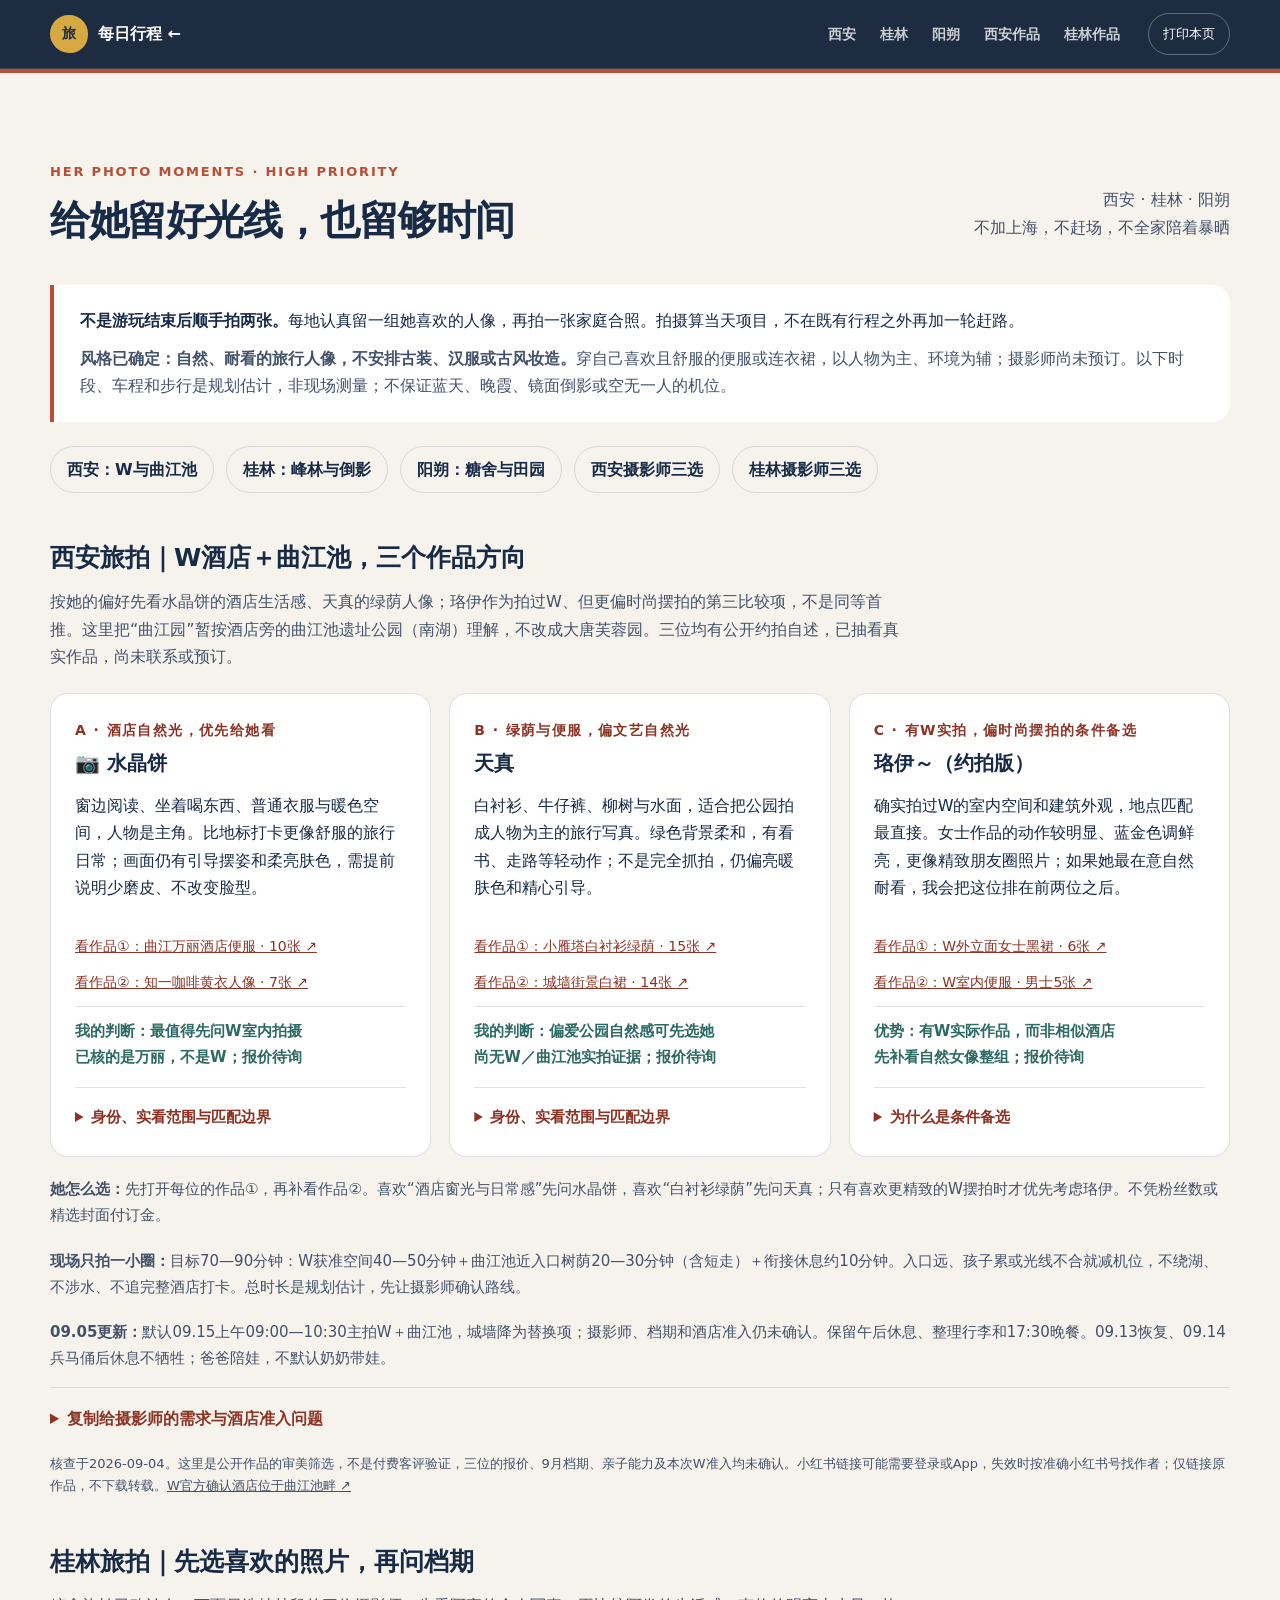
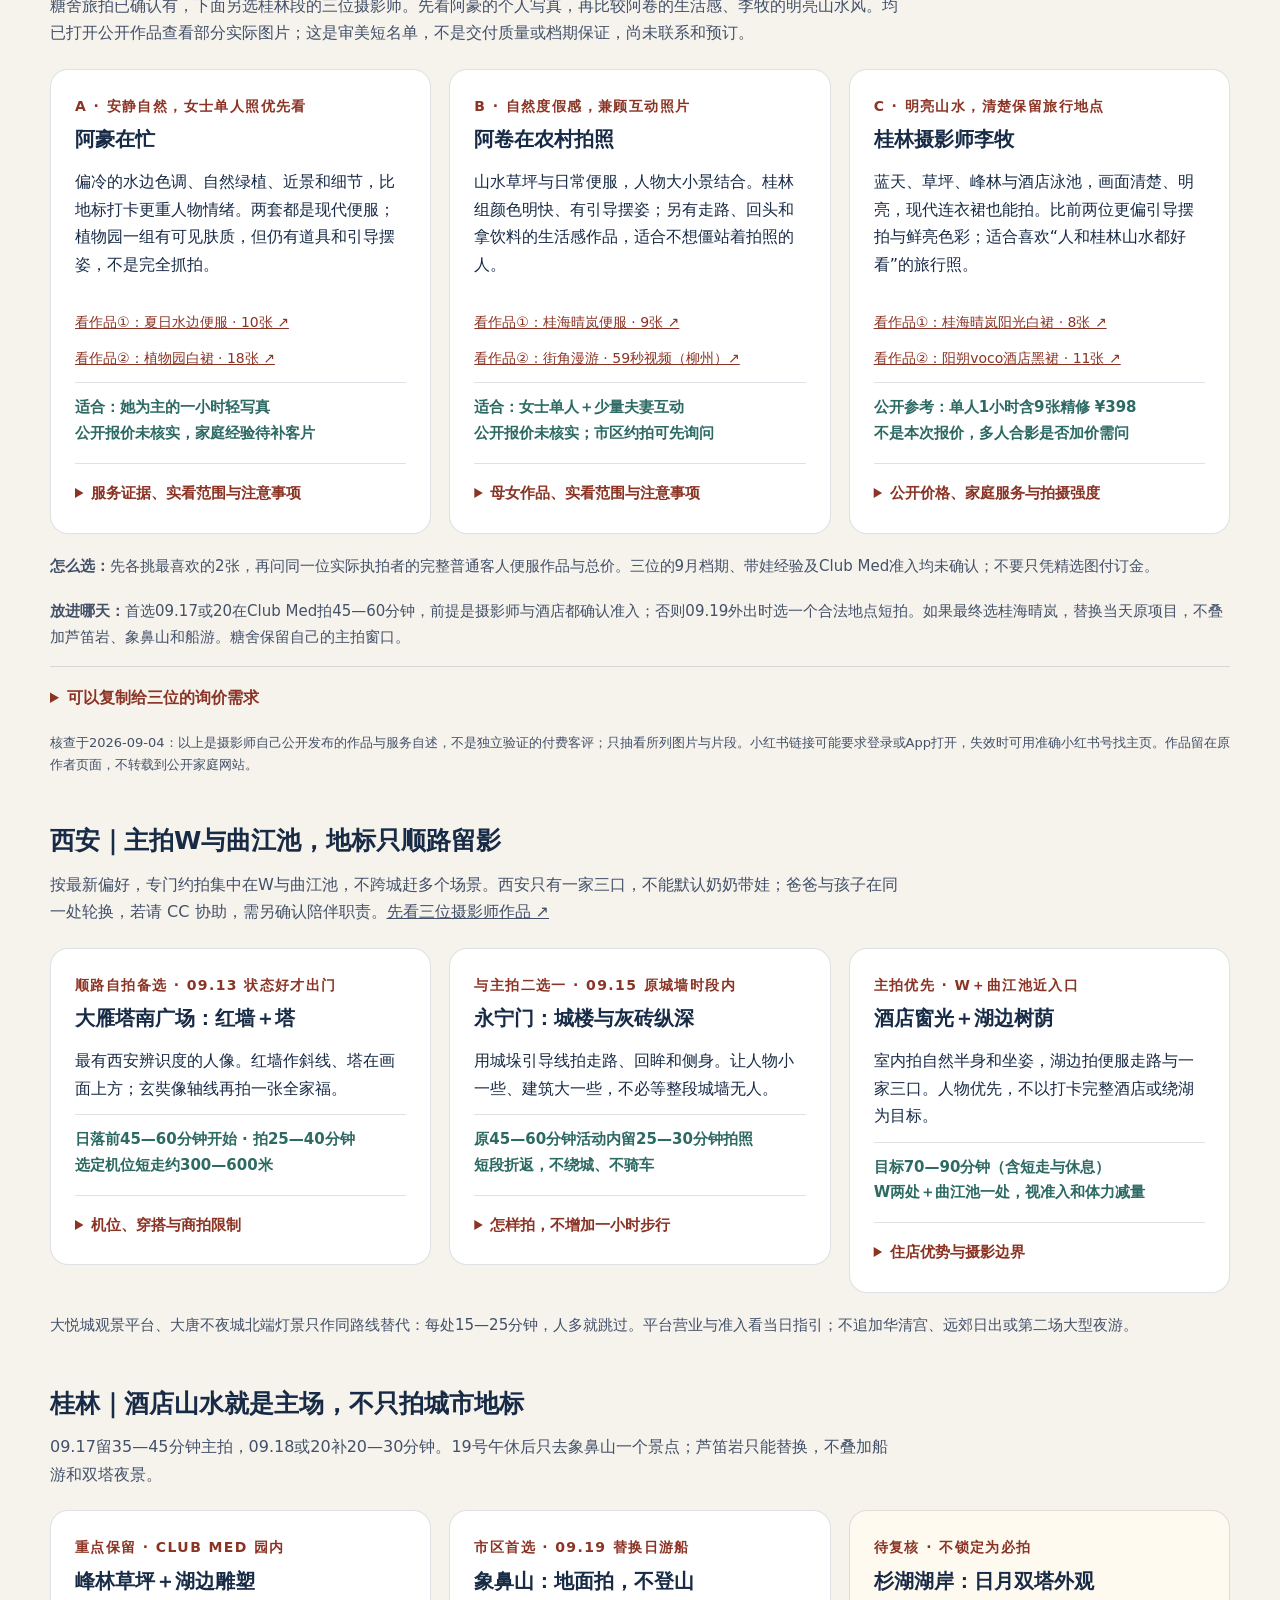
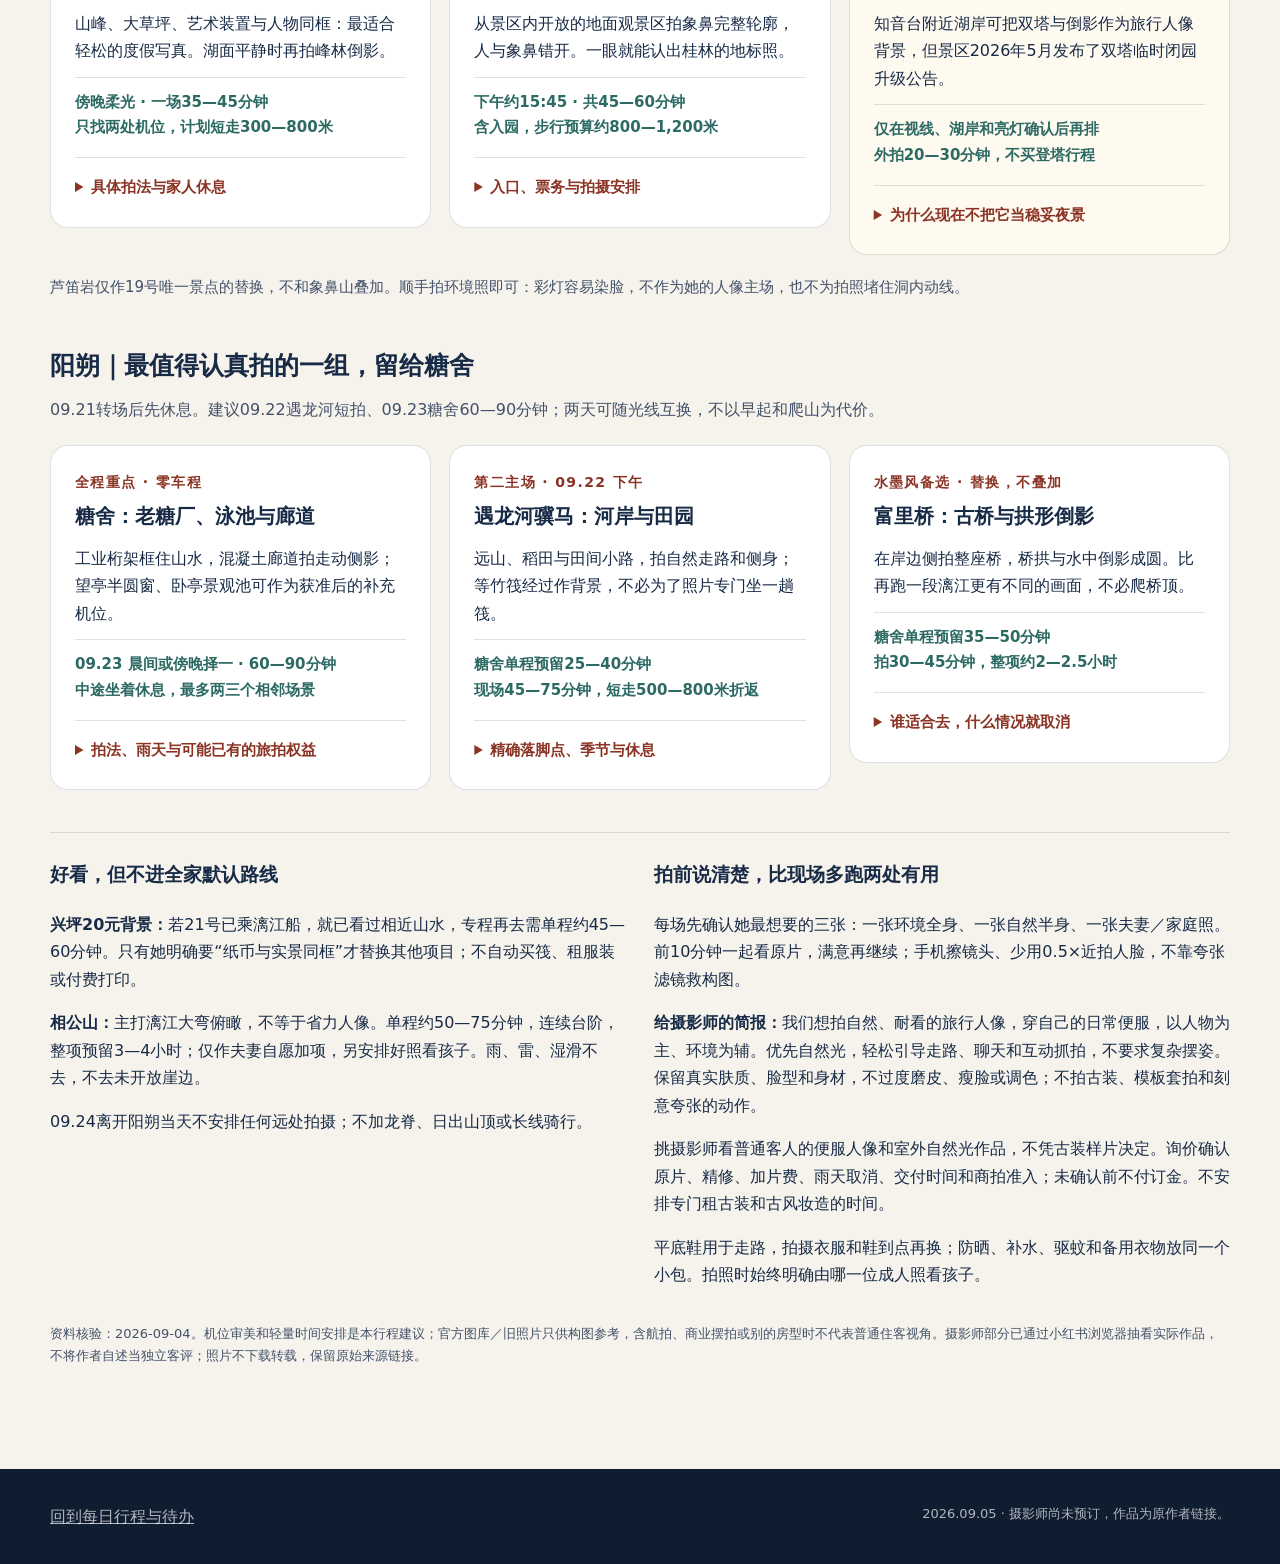
<file: photos.html>
<!doctype html>
<html lang="zh-CN">
<head>
<meta charset="utf-8"><meta name="viewport" content="width=device-width, initial-scale=1">
<meta name="theme-color" content="#172a46">
<meta name="description" content="自然、耐看的旅行人像：西安W与曲江池，桂林与阳朔机位，以及六位摄影师原作者作品。">
<title>拍照与摄影师作品｜2026 家庭中国旅行</title>
<link rel="stylesheet" href="styles.css?v=20260905"><script src="app.js?v=20260905" defer></script>
</head>
<body>
<a class="skip-link" href="#main">跳到主要内容</a>
<header class="site-header"><div class="nav-shell">
<a class="brand" href="index.html"><span class="brand-mark" aria-hidden="true">旅</span><span>每日行程 ←</span></a>
<nav class="top-nav" aria-label="拍照导航"><a href="#photo-xian">西安</a><a href="#photo-guilin">桂林</a><a href="#photo-yangshuo">阳朔</a><a href="#xian-photographers">西安作品</a><a href="#photographers">桂林作品</a></nav>
<button class="print-button" type="button" data-print>打印本页</button>
</div></header>
<main id="main">
      <section class="section photo-section" id="photos" aria-labelledby="photos-title">
        <div class="page-shell">
          <div class="section-heading">
            <div>
              <p class="eyebrow ink">HER PHOTO MOMENTS · HIGH PRIORITY</p>
              <h1 class="photo-page-title" id="photos-title">给她留好光线，也留够时间</h1>
            </div>
            <p class="section-note">西安 · 桂林 · 阳朔<br />不加上海，不赶场，不全家陪着暴晒</p>
          </div>
          <div class="photo-priority">
            <p><strong>不是游玩结束后顺手拍两张。</strong>每地认真留一组她喜欢的人像，再拍一张家庭合照。拍摄算当天项目，不在既有行程之外再加一轮赶路。</p>
            <p><strong>风格已确定：自然、耐看的旅行人像，不安排古装、汉服或古风妆造。</strong>穿自己喜欢且舒服的便服或连衣裙，以人物为主、环境为辅；摄影师尚未预订。以下时段、车程和步行是规划估计，非现场测量；不保证蓝天、晚霞、镜面倒影或空无一人的机位。</p>
          </div>
          <nav class="photo-city-nav" aria-label="拍照城市">
            <a href="#photo-xian">西安：W与曲江池</a>
            <a href="#photo-guilin">桂林：峰林与倒影</a>
            <a href="#photo-yangshuo">阳朔：糖舍与田园</a>
            <a href="#xian-photographers">西安摄影师三选</a>
            <a href="#photographers">桂林摄影师三选</a>
          </nav>

          <div class="photo-city" id="xian-photographers">
            <h3>西安旅拍｜W酒店＋曲江池，三个作品方向</h3>
            <p class="photo-city-note">按她的偏好先看水晶饼的酒店生活感、天真的绿荫人像；珞伊作为拍过W、但更偏时尚摆拍的第三比较项，不是同等首推。这里把“曲江园”暂按酒店旁的曲江池遗址公园（南湖）理解，不改成大唐芙蓉园。三位均有公开约拍自述，已抽看真实作品，尚未联系或预订。</p>
            <div class="photo-grid">
              <article class="photo-card photographer-card">
                <p class="card-kicker">A · 酒店自然光，优先给她看</p>
                <h4>📷 水晶饼</h4>
                <p>窗边阅读、坐着喝东西、普通衣服与暖色空间，人物是主角。比地标打卡更像舒服的旅行日常；画面仍有引导摆姿和柔亮肤色，需提前说明少磨皮、不改变脸型。</p>
                <div class="detail-body">
                  <a href="https://www.xiaohongshu.com/explore/6a4bb333000000001101a6c4?xsec_token=ABdiJ6KMtmHbateZ1UOr1lqnOFpSk2ems59IAtp9V5FHY=&amp;xsec_source=pc_search&amp;source=web_explore_feed" target="_blank" rel="noreferrer">看作品①：曲江万丽酒店便服 · 10张 ↗</a>
                  <a href="https://www.xiaohongshu.com/explore/6a6a3efc00000000110158a9?xsec_token=ABjsDBfzcHYe3RMz9j9xY4k2fC4k_HL-QCjfwPE2y0D7s=&amp;xsec_source=pc_user" target="_blank" rel="noreferrer">看作品②：知一咖啡黄衣人像 · 7张 ↗</a>
                </div>
                <p class="photo-budget">我的判断：最值得先问W室内拍摄<br />已核的是万丽，不是W；报价待询</p>
                <details><summary>身份、实看范围与匹配边界</summary><div class="detail-body">
                  <p>主页自述“西安女摄（双人）”，服务列有约拍、领证、生日、周岁等；属于本人服务自述，不等于已验证的客户口碑。需问实际由哪位执拍、到场几人。</p>
                  <p>09.04查看时，酒店组页显07-06，实看第1、2、6／10；咖啡馆组页显07-30，实看第1、3／7，首张均为拼图。只抽看这些图片，不宣称看完全部作品。</p>
                  <p>酒店明确是曲江万丽，咖啡馆明确是知一咖啡：可参考用光与引导，但没有核到她的W或曲江池实拍。主页“周岁”不能证明会带7岁孩子，需补看同龄亲子作品。</p>
                  <p>小红书号：<strong>1518352498</strong>，不是已核实微信号。档期、总价、酒店准入和交通均待确认。</p>
                  <a href="https://www.xiaohongshu.com/user/profile/62e27af7000000001e01c491" target="_blank" rel="noreferrer">主页／私信入口 ↗</a>
                </div></details>
              </article>
              <article class="photo-card photographer-card">
                <p class="card-kicker">B · 绿荫与便服，偏文艺自然光</p>
                <h4>天真</h4>
                <p>白衬衫、牛仔裤、柳树与水面，适合把公园拍成人物为主的旅行写真。绿色背景柔和，有看书、走路等轻动作；不是完全抓拍，仍偏亮暖肤色和精心引导。</p>
                <div class="detail-body">
                  <a href="https://www.xiaohongshu.com/explore/6a7ed9c600000000320333bf?xsec_token=ABnHe_-2WjjfEv8NTjcCIE3OZQDFeezmo1hnaS5HQAHAE=&amp;xsec_source=pc_search&amp;source=web_explore_feed" target="_blank" rel="noreferrer">看作品①：小雁塔白衬衫绿荫 · 15张 ↗</a>
                  <a href="https://www.xiaohongshu.com/explore/6a993e08000000002902f600?xsec_token=ABNK7oIq_AVY68Bf_0qiHRRY5-dCTNQgHOVV9bH21ch7g=&amp;xsec_source=pc_user" target="_blank" rel="noreferrer">看作品②：城墙街景白裙 · 14张 ↗</a>
                </div>
                <p class="photo-budget">我的判断：偏爱公园自然感可先选她<br />尚无W／曲江池实拍证据；报价待询</p>
                <details><summary>身份、实看范围与匹配边界</summary><div class="detail-body">
                  <p>主页自述“独立女摄，专注光影氛围感人像”，近期作品明确邀请西安约拍，IP属地陕西。这是公开接拍线索，不是独立验证的交付质量。</p>
                  <p>09.04查看时，小雁塔组显示08-14；街景组显示“昨天19:29”。两套均实看第1、2张，首张为拼图。第一套地点是小雁塔，不是曲江池；第二套只供便服人物风格比较，不增加城墙约拍。</p>
                  <p>更贴近文艺女性写真，而非强地标打卡。没有核到W客房自然光整组，或带7岁孩子的客片；约前补齐这两类作品。</p>
                  <p>小红书号：<strong>NanaZZ0911</strong>，不是已核实微信号。档期、70—90分钟短套餐和场地许可待询。</p>
                  <a href="https://www.xiaohongshu.com/user/profile/5a829dc5e8ac2b7876e01a3e" target="_blank" rel="noreferrer">主页／私信入口 ↗</a>
                </div></details>
              </article>
              <article class="photo-card photographer-card">
                <p class="card-kicker">C · 有W实拍，偏时尚摆拍的条件备选</p>
                <h4>珞伊～（约拍版）</h4>
                <p>确实拍过W的室内空间和建筑外观，地点匹配最直接。女士作品的动作较明显、蓝金色调鲜亮，更像精致朋友圈照片；如果她最在意自然耐看，我会把这位排在前两位之后。</p>
                <div class="detail-body">
                  <a href="https://www.xiaohongshu.com/explore/6980752700000000220208dc?xsec_token=ABGWMDqEObtwxMBygEFomQwvSIWcF7Bj8s35roqGbXaQ0=&amp;xsec_source=pc_user" target="_blank" rel="noreferrer">看作品①：W外立面女士黑裙 · 6张 ↗</a>
                  <a href="https://www.xiaohongshu.com/explore/68e31ec80000000003011194?xsec_token=ABr-y0ymNUs2BpesTf9AxHluYuoe1VRp6qdVsKD8fNKGU=&amp;xsec_source=pc_search&amp;source=web_explore_feed" target="_blank" rel="noreferrer">看作品②：W室内便服 · 男士5张 ↗</a>
                </div>
                <p class="photo-budget">优势：有W实际作品，而非相似酒店<br />先补看自然女像整组；报价待询</p>
                <details><summary>为什么是条件备选</summary><div class="detail-body">
                  <p>主页自述女摄影师、摄影4年多、常年西安，可提供穿搭和动作指导；年限与服务均为本人自述。</p>
                  <p>两套均实看第1、2、3张。女士组页显02-02，第3张可见W屋顶标识与外立面；室内组为2025-10-06，正文明确西安W，可见沙发、楼梯等空间。室内组虽然标题含“00后女生跟拍”，被拍者实际是成年男士，不能当作女士样片。</p>
                  <p>女士组摆姿较刻意，肤色看起来较平滑；没有原图，不能断言具体修图步骤。先要求不靠夸张摆姿、保留肤质的普通女性完整客片，满意再询档期。过去拍过W，不等于这次有入场许可；曲江池和亲子经验仍待核。</p>
                  <p>小红书号：<strong>94111488347</strong>，不是已核实微信号。</p>
                  <a href="https://www.xiaohongshu.com/user/profile/66ab3abe000000001d030305" target="_blank" rel="noreferrer">主页／私信入口 ↗</a>
                </div></details>
              </article>
            </div>
            <p class="photo-small"><strong>她怎么选：</strong>先打开每位的作品①，再补看作品②。喜欢“酒店窗光与日常感”先问水晶饼，喜欢“白衬衫绿荫”先问天真；只有喜欢更精致的W摆拍时才优先考虑珞伊。不凭粉丝数或精选封面付订金。</p>
            <p class="photo-small"><strong>现场只拍一小圈：</strong>目标70—90分钟：W获准空间40—50分钟＋曲江池近入口树荫20—30分钟（含短走）＋衔接休息约10分钟。入口远、孩子累或光线不合就减机位，不绕湖、不涉水、不追完整酒店打卡。总时长是规划估计，先让摄影师确认路线。</p>
            <p class="photo-small"><strong>09.05更新：</strong>默认09.15上午09:00—10:30主拍W＋曲江池，城墙降为替换项；摄影师、档期和酒店准入仍未确认。保留午后休息、整理行李和17:30晚餐。09.13恢复、09.14兵马俑后休息不牺牲；爸爸陪娃，不默认奶奶带娃。</p>
            <details><summary>复制给摄影师的需求与酒店准入问题</summary><div class="detail-body">
              <p>我们9月住西安W，想优先约9月15日上午，在W酒店＋旁边曲江池遗址公园拍70—90分钟。以太太自然、耐看的现代便服人像为主，穿插少量夫妻和一家三口合影。孩子7岁，能听说中文，阅读有限，请用动作示范，不靠文字任务。不穿古装，不要夸张摆姿、过度磨皮瘦脸、暴晒或长距离步行。</p>
              <p>请发实际执拍者最近两组普通客人的完整同类作品，最好一组酒店窗光、一组绿荫便服，并补一组同龄亲子照。请确认日期、到场人员、单人主拍加少量家庭合影的总价、交通／门票／场地费用、交付照片与精修数量、交付时间、雨天和酒店不允许拍摄时的退改办法。前10分钟一起看原片调整；未经同意请勿公开使用照片。</p>
              <p>向W另问：外请摄影师可否进入客房、大堂及希望拍摄的区域？是否需提前申请、消费或场地费？我们仅使用实际房型和获准空间，不能默认湖景房、露台或泳池可拍。酒店许可与摄影师档期分别确认，之后再谈订金。</p>
            </div></details>
            <p class="source-disclaimer">核查于2026-09-04。这里是公开作品的审美筛选，不是付费客评验证，三位的报价、9月档期、亲子能力及本次W准入均未确认。小红书链接可能需要登录或App，失效时按准确小红书号找作者；仅链接原作品，不下载转载。<a href="https://www.marriott.com/en-us/hotels/xiywh-w-xian/overview/" target="_blank" rel="noreferrer">W官方确认酒店位于曲江池畔 ↗</a></p>
          </div>

          <div class="photo-city" id="photographers">
            <h3>桂林旅拍｜先选喜欢的照片，再问档期</h3>
            <p class="photo-city-note">糖舍旅拍已确认有，下面另选桂林段的三位摄影师。先看阿豪的个人写真，再比较阿卷的生活感、李牧的明亮山水风。均已打开公开作品查看部分实际图片；这是审美短名单，不是交付质量或档期保证，尚未联系和预订。</p>
            <div class="photo-grid">
              <article class="photo-card photographer-card">
                <p class="card-kicker">A · 安静自然，女士单人照优先看</p>
                <h4>阿豪在忙</h4>
                <p>偏冷的水边色调、自然绿植、近景和细节，比地标打卡更重人物情绪。两套都是现代便服；植物园一组有可见肤质，但仍有道具和引导摆姿，不是完全抓拍。</p>
                <div class="detail-body">
                  <a href="https://www.xiaohongshu.com/explore/6a97b8df000000000b00ed64?xsec_token=ABWpX9HOJdXMDfgeTYyOcFQWpdzZPu6OwXqPqQV5_We2E=&amp;xsec_source=pc_search" target="_blank" rel="noreferrer">看作品①：夏日水边便服 · 10张 ↗</a>
                  <a href="https://www.xiaohongshu.com/explore/6a619e47000000001c011020?xsec_token=ABmsLLkfNdHpgOzQdmBcSHUKEvYeQCQ4JLVTB5c7a2T7Q=&amp;xsec_source=pc_search" target="_blank" rel="noreferrer">看作品②：植物园白裙 · 18张 ↗</a>
                </div>
                <p class="photo-budget">适合：她为主的一小时轻写真<br />公开报价未核实，家庭经验待补客片</p>
                <details><summary>服务证据、实看范围与注意事项</summary><div class="detail-body">
                  <p>公开作品有桂林约拍标签，植物园正文称在桂林拍摄。09.04查看时，水边组显示“1天前”，植物园组“编辑于07-23”；分别实看前3张，不宣称读完全部作品。</p>
                  <p>水边组有赤脚临水画面，不照搬给老人孩子；只约干燥、平整、合法开放的岸上场景。没有核实他带7岁孩子的经验，也未确认Club Med上门、交通费或准入。</p>
                  <p>小红书号：<strong>ahao406460749</strong>，不是已核实微信号。主拍她时，先让其他家人在休息点等，合影另外确认。</p>
                  <a href="https://www.xiaohongshu.com/user/profile/6614ccb1000000000b03054c" target="_blank" rel="noreferrer">主页／私信入口 ↗</a>
                </div></details>
              </article>
              <article class="photo-card photographer-card">
                <p class="card-kicker">B · 自然度假感，兼顾互动照片</p>
                <h4>阿卷在农村拍照</h4>
                <p>山水草坪与日常便服，人物大小景结合。桂林组颜色明快、有引导摆姿；另有走路、回头和拿饮料的生活感作品，适合不想僵站着拍照的人。</p>
                <div class="detail-body">
                  <a href="https://www.xiaohongshu.com/explore/6a7c396d00000000280088dc?xsec_token=AB2d0BZqFS_8IvbbgqFd2z5Rs1Fh6j4XubBEbm0E2ZLUg=&amp;xsec_source=pc_search" target="_blank" rel="noreferrer">看作品①：桂海晴岚便服 · 9张 ↗</a>
                  <a href="https://www.xiaohongshu.com/explore/6a769a0600000000330367f4?xsec_token=ABhX7uDJ4vG6UerfLJafBys5B6VMCzSfkJZa-OAQjUc64=&amp;xsec_source=pc_search" target="_blank" rel="noreferrer">看作品②：街角漫游 · 59秒视频（柳州）↗</a>
                </div>
                <p class="photo-budget">适合：女士单人＋少量夫妻互动<br />公开报价未核实；市区约拍可先询问</p>
                <details><summary>母女作品、实看范围与注意事项</summary><div class="detail-body">
                  <p>桂海晴岚组显示编辑于08-14，实看第1—4张；近期评论中作者回复约拍和询价，桂林服务有明确自述。街角视频显示08-08，查看封面和部分片段；作者确认地点是柳州，只作风格参考，不把它当桂林机位。</p>
                  <p>另有母女牵手、依靠的便服作品，但不能确认是付费客户，女儿也不是明显的低龄孩子，不能据此写成擅长带7岁娃。不是低饱和纯纪实路线，想少调色要提前说。</p>
                  <a href="https://www.xiaohongshu.com/explore/6a71c9a4000000002800bd62?xsec_token=ABowA71YP8y_rYq2x-exXoWC6fnmqjZ1rLzfs7z8Tbr-g=&amp;xsec_source=pc_search" target="_blank" rel="noreferrer">补看：母女互动 · 33秒视频（本轮只核封面与正文）↗</a>
                  <p>小红书号：<strong>gao66876</strong>，不是已核实微信号。报价、09.19档期、Club Med入园及车费待确认。</p>
                  <a href="https://www.xiaohongshu.com/user/profile/5dfb92ae000000000100a7ea" target="_blank" rel="noreferrer">主页／私信入口 ↗</a>
                </div></details>
              </article>
              <article class="photo-card photographer-card">
                <p class="card-kicker">C · 明亮山水，清楚保留旅行地点</p>
                <h4>桂林摄影师李牧</h4>
                <p>蓝天、草坪、峰林与酒店泳池，画面清楚、明亮，现代连衣裙也能拍。比前两位更偏引导摆拍与鲜亮色彩；适合喜欢“人和桂林山水都好看”的旅行照。</p>
                <div class="detail-body">
                  <a href="https://www.xiaohongshu.com/explore/6a9123d5000000000303c6a0?xsec_token=ABeFAdn7bRroO9HEOznIUq3w32eHs5T0j3jyAzDRVSy1Y=&amp;xsec_source=pc_search" target="_blank" rel="noreferrer">看作品①：桂海晴岚阳光白裙 · 8张 ↗</a>
                  <a href="https://www.xiaohongshu.com/explore/6a1ad54c000000000802557f?xsec_token=ABtTA6dB27MBPsPXMzs_IctvjHDsq1xq01Fmqkd1XXawM=&amp;xsec_source=pc_user" target="_blank" rel="noreferrer">看作品②：阳朔voco酒店黑裙 · 11张 ↗</a>
                </div>
                <p class="photo-budget">公开参考：单人1小时含9张精修 ¥398<br />不是本次报价，多人合影是否加价需问</p>
                <details><summary>公开价格、家庭服务与拍摄强度</summary><div class="detail-body">
                  <p>09.04看到的置顶价目图：单人约1小时，不含精修¥298／含9张精修¥398；2—3人约1—1.5小时，¥388／含13张精修¥588；4—6人约2小时，¥888／含18张精修¥1,118。以本人书面报价为准，不能把单人价理解为全家价，交通、门票和入园费用另问。</p>
                  <p>主页自述桂林常驻，置顶评论曾明确回复可拍一家三口；这不是儿童引导能力或付费好评的证明。小红书号：<strong>302532117</strong>。</p>
                  <p>白裙组显示“6天前”，实看1、3、7／8；酒店组显示编辑于05-30，实看1、4／11。酒店作品是voco，不是Club Med，也不证明可入糖舍。</p>
                  <p>白裙样片作者写明15—16点硬光、刺眼、热。我们不照搬这个强度，要求树荫或较柔和光线，少磨皮、少提亮肤色；不站湿滑池沿拍照。</p>
                  <a href="https://www.xiaohongshu.com/explore/66f7b3ff000000002a0347eb?xsec_token=ABLCxeaLP1oNHX8LlujkKTk7OEJ6-Pg56WNaHU8egRr98=&amp;xsec_source=pc_user" target="_blank" rel="noreferrer">看公开价目与服务说明（非本次报价）↗</a>
                  <a href="https://www.xiaohongshu.com/user/profile/5d24dd2d000000001601f03b" target="_blank" rel="noreferrer">主页／私信入口 ↗</a>
                </div></details>
              </article>
            </div>
            <p class="photo-small"><strong>怎么选：</strong>先各挑最喜欢的2张，再问同一位实际执拍者的完整普通客人便服作品与总价。三位的9月档期、带娃经验及Club Med准入均未确认；不要只凭精选图付订金。</p>
            <p class="photo-small"><strong>放进哪天：</strong>首选09.17或20在Club Med拍45—60分钟，前提是摄影师与酒店都确认准入；否则09.19外出时选一个合法地点短拍。如果最终选桂海晴岚，替换当天原项目，不叠加芦笛岩、象鼻山和船游。糖舍保留自己的主拍窗口。</p>
            <details><summary>可以复制给三位的询价需求</summary><div class="detail-body"><p>我们9月在桂林旅行，想拍45—60分钟自然、耐看的便服旅行人像，以女士单人照为主，少量夫妻及四人家庭合影。不要古装、民族妆造、明显磨皮瘦脸，也不安排涉水、爬山或暴晒。请发您本人最近两组普通客人的完整同类作品，并确认实际执拍者、可约日期、四人少量入镜如何计费、交通及场地费、全部可交付照片与精修张数、交付时间、雨天改期和定金退改。若在Club Med桂林拍，请先确认您可否到店，酒店的商业拍摄准入由双方另行核实。未经同意请勿公开使用我们的照片。</p></div></details>
            <p class="source-disclaimer">核查于2026-09-04：以上是摄影师自己公开发布的作品与服务自述，不是独立验证的付费客评；只抽看所列图片与片段。小红书链接可能要求登录或App打开，失效时可用准确小红书号找主页。作品留在原作者页面，不转载到公开家庭网站。</p>
          </div>

          <div class="photo-city" id="photo-xian">
            <h3>西安｜主拍W与曲江池，地标只顺路留影</h3>
            <p class="photo-city-note">按最新偏好，专门约拍集中在W与曲江池，不跨城赶多个场景。西安只有一家三口，不能默认奶奶带娃；爸爸与孩子在同一处轮换，若请 CC 协助，需另确认陪伴职责。<a href="#xian-photographers">先看三位摄影师作品 ↗</a></p>
            <div class="photo-grid">
              <article class="photo-card">
                <p class="card-kicker">顺路自拍备选 · 09.13 状态好才出门</p>
                <h4>大雁塔南广场：红墙＋塔</h4>
                <p>最有西安辨识度的人像。红墙作斜线、塔在画面上方；玄奘像轴线再拍一张全家福。</p>
                <p class="photo-budget">日落前45—60分钟开始 · 拍25—40分钟<br />选定机位短走约300—600米</p>
                <details><summary>机位、穿搭与商拍限制</summary><div class="detail-body">
                  <p><strong>导航：</strong>大雁塔南广场／玄奘像。红墙和塔只作背景，拍自然走路、侧身和互动，不模仿古装姿势。手机2×拍半身、1×拍人与建筑；穿自己喜欢的日常衣服，不需要进寺登塔。</p>
                  <p><strong>家人：</strong>全家合影5分钟后，在同一可视区域短休；商场休息必须有成人陪孩子。当天疲惫就改W，不能为了黄昏把恢复日变成赶场。</p>
                  <p><strong>重要：</strong>南广场核心游客区禁止商业旅拍。官方另设大慈恩寺西侧黄线商拍区，收费摄影师必须确认备案与当天允许区域，不能拿家庭自拍机位承诺商拍。</p>
                  <a href="https://qjxq.xa.gov.cn/xwzx/xwdt/1959905174292041730.html" target="_blank" rel="noreferrer">官方机位实况与商业旅拍规则 ↗</a>
                </div></details>
              </article>
              <article class="photo-card">
                <p class="card-kicker">与主拍二选一 · 09.15 原城墙时段内</p>
                <h4>永宁门：城楼与灰砖纵深</h4>
                <p>用城垛引导线拍走路、回眸和侧身。让人物小一些、建筑大一些，不必等整段城墙无人。</p>
                <p class="photo-budget">原45—60分钟活动内留25—30分钟拍照<br />短段折返，不绕城、不骑车</p>
                <details><summary>怎样拍，不增加一小时步行</summary><div class="detail-body">
                  <p><strong>导航：</strong>西安城墙永宁门。登城后只选一处城楼侧面和一段城垛；含上下城台阶，不能把“墙上平路”理解成无障碍全程。</p>
                  <p><strong>光线：</strong>上午避免正对强光，选侧光或城楼旁阴影。维持上午安排和下午休息，不为晚霞把拍摄改成晚归；周二夜间亮化不作保证。</p>
                  <p><strong>家人：</strong>爸爸陪孩子找城门、看城垛，合照后再留她的单人时间。城墙门票另计，儿童证件与适用票种按官方核验。</p>
                  <a href="https://www.news.cn/photo/20250912/1225973cb2d54be5a415b7e7111bc177/c.html" target="_blank" rel="noreferrer">看新华社城墙实景（含非地面视角）↗</a>
                </div></details>
              </article>
              <article class="photo-card">
                <p class="card-kicker">主拍优先 · W＋曲江池近入口</p>
                <h4>酒店窗光＋湖边树荫</h4>
                <p>室内拍自然半身和坐姿，湖边拍便服走路与一家三口。人物优先，不以打卡完整酒店或绕湖为目标。</p>
                <p class="photo-budget">目标70—90分钟（含短走与休息）<br />W两处＋曲江池一处，视准入和体力减量</p>
                <details><summary>住店优势与摄影边界</summary><div class="detail-body">
                  <p>先向酒店确认外请摄影师准入，再由礼宾指出安静、不挡通行的获准位置。你们订的是城景房，不把图库中的湖景套房当作现有房间承诺，露台和泳池也不默认可商拍。</p>
                  <p>先穿插约10分钟家庭照，之后爸爸明确陪孩子休息；不把孩子单独留在房间或泳池。W预留40—50分钟，曲江池20—30分钟含短走，另留约10分钟衔接休息；入口或距离不合就减机位，不硬赶。</p>
                  <p>公园只用合法开放、近入口的一处平整树荫或安全湖岸，不涉水、不站湿滑石头。雨天取消公园段，改获准室内短拍；不能因住店而默认任何区域都允许商业摄影。</p>
                  <p>首选询09.15上午，替换城墙而非叠加；具体时段等她选作品、摄影师档期与酒店许可后再定。</p>
                  <a href="https://www.marriott.com/en-us/hotels/xiywh-w-xian/photos/" target="_blank" rel="noreferrer">看W官方实景图库 ↗</a>
                </div></details>
              </article>
            </div>
            <p class="photo-small">大悦城观景平台、大唐不夜城北端灯景只作同路线替代：每处15—25分钟，人多就跳过。平台营业与准入看当日指引；不追加华清宫、远郊日出或第二场大型夜游。</p>
          </div>

          <div class="photo-city" id="photo-guilin">
            <h3>桂林｜酒店山水就是主场，不只拍城市地标</h3>
            <p class="photo-city-note">09.17留35—45分钟主拍，09.18或20补20—30分钟。19号午休后只去象鼻山一个景点；芦笛岩只能替换，不叠加船游和双塔夜景。</p>
            <div class="photo-grid">
              <article class="photo-card">
                <p class="card-kicker">重点保留 · Club Med 园内</p>
                <h4>峰林草坪＋湖边雕塑</h4>
                <p>山峰、大草坪、艺术装置与人物同框：最适合轻松的度假写真。湖面平静时再拍峰林倒影。</p>
                <p class="photo-budget">傍晚柔光 · 一场35—45分钟<br />只找两处机位，计划短走300—800米</p>
                <details><summary>具体拍法与家人休息</summary><div class="detail-body">
                  <p><strong>到店问：</strong>离房间较近、能同时拍到山峰与大型雕塑的草坪，以及正规湖岸机位；请GO指路并说明摆渡车办法，不在46公顷园区盲找。</p>
                  <p><strong>拍法：</strong>1×拍“人小景大”，2×拍人物与远山；白、米色或浅蓝单色服装。薄阴天也能拍水墨感，不为镜面倒影一直等无风。</p>
                  <p><strong>家人：</strong>先拍短合照，之后各自回房或休息。使用Mini Club须正式签到并确认监管；如让奶奶陪孩子先征得她同意。</p>
                  <p>雨后不穿高跟鞋进湿草地，不爬雕塑、不踩水岸石头；雷雨改艺术中心／获准室内窗边。自请商业摄影师先问度假村。</p>
                  <a href="https://www.clubmed.com.au/l/press-room/bring-home-new-passions-at-club-med-guilin-china" target="_blank" rel="noreferrer">看Club Med官方山水雕塑实景 ↗</a>
                </div></details>
              </article>
              <article class="photo-card">
                <p class="card-kicker">市区首选 · 09.19 替换日游船</p>
                <h4>象鼻山：地面拍，不登山</h4>
                <p>从景区内开放的地面观景区拍象鼻完整轮廓，人与象鼻错开。一眼就能认出桂林的地标照。</p>
                <p class="photo-budget">下午约15:45 · 共45—60分钟<br />含入园，步行预算约800—1,200米</p>
                <details><summary>入口、票务与拍摄安排</summary><div class="detail-body">
                  <p><strong>导航：</strong>象山景区入口；进门先问最近开放的象鼻正面地面机位／爱情岛方向，不被带去登山线路。站平整观景岸拍，手机2×尽量避开边缘路人。</p>
                  <p><strong>入园：</strong>景区免费。2024年7月官方公告取消分时预约，改现场扫码领免费票和承载量控制；部分套票页仍沿用旧预约字样，09.19前再核对当前办理方式及护照通道。不要为入园误买多景点套票。</p>
                  <p><strong>家人：</strong>全家合照后坐着休息，地面岸线也并非处处无台阶。人多只保留一个机位；不下水、不上滚水坝、不踩湿石。</p>
                  <a href="https://www.glljsh.com/zh/post/3411.html" target="_blank" rel="noreferrer">看象鼻山官方实景 ↗</a>
                  <a href="https://www.glljsh.com/post/13772.html" target="_blank" rel="noreferrer">官方免费扫码入园公告 ↗</a>
                </div></details>
              </article>
              <article class="photo-card photo-caution">
                <p class="card-kicker">待复核 · 不锁定为必拍</p>
                <h4>杉湖湖岸：日月双塔外观</h4>
                <p>知音台附近湖岸可把双塔与倒影作为旅行人像背景，但景区2026年5月发布了双塔临时闭园升级公告。</p>
                <p class="photo-budget">仅在视线、湖岸和亮灯确认后再排<br />外拍20—30分钟，不买登塔行程</p>
                <details><summary>为什么现在不把它当稳妥夜景</summary><div class="detail-body">
                  <p>本轮未找到明确恢复公告，但不能据此断言现在仍闭园。旧实景能证明构图，不能证明当前通行、外观和亮灯。出发前让酒店／司机确认围挡、遮挡、公共步道和当晚灯光；未核清就删，不额外跑空。</p>
                  <p>白天湖景与亮灯蓝调是两种照片；不能拿夜景样片承诺下午效果。若恢复且特别想拍夜景，应替换当天另一段，不能再加船游和象鼻山。</p>
                  <a href="https://www.glljsh.com/zh/post/01kr6d574m6136eqkq9zba9pa9.html" target="_blank" rel="noreferrer">2026年5月闭园升级公告 ↗</a>
                  <a href="https://epaper.guilinlife.com/glwbh5/glwb/20240223/Page11BC.htm" target="_blank" rel="noreferrer">看桂林晚报知音台实景（2024旧图）↗</a>
                </div></details>
              </article>
            </div>
            <p class="photo-small">芦笛岩仅作19号唯一景点的替换，不和象鼻山叠加。顺手拍环境照即可：彩灯容易染脸，不作为她的人像主场，也不为拍照堵住洞内动线。</p>
          </div>

          <div class="photo-city" id="photo-yangshuo">
            <h3>阳朔｜最值得认真拍的一组，留给糖舍</h3>
            <p class="photo-city-note">09.21转场后先休息。建议09.22遇龙河短拍、09.23糖舍60—90分钟；两天可随光线互换，不以早起和爬山为代价。</p>
            <div class="photo-grid">
              <article class="photo-card">
                <p class="card-kicker">全程重点 · 零车程</p>
                <h4>糖舍：老糖厂、泳池与廊道</h4>
                <p>工业桁架框住山水，混凝土廊道拍走动侧影；望亭半圆窗、卧亭景观池可作为获准后的补充机位。</p>
                <p class="photo-budget">09.23 晨间或傍晚择一 · 60—90分钟<br />中途坐着休息，最多两三个相邻场景</p>
                <details><summary>拍法、雨天与可能已有的旅拍权益</summary><div class="detail-body">
                  <p><strong>拍法：</strong>先老糖厂／泳池远景，再廊道侧影；黑白、奶油色或一套简洁的红裙都可。拍全身先1×，有空间再用2×压缩背景，不站池沿追求“悬浮感”。</p>
                  <p><strong>雨天：</strong>优先有遮蔽、可开放的廊道和室内窗边。SPA旋梯、餐厅、新亭空间及灯架、三脚架、外请摄影师需酒店同意；不把官方图库当所有空间都能随时进入。</p>
                  <p><strong>旅拍服务已确认有：</strong>你们已确认糖舍提供旅拍。接下来只核对本次订单权益、预约、时长、精修和原片、加片费，并确认能按自然便服人像拍摄、不绑定古装妆造；不要重复订一份，也不要把“赠送”理解为底片全送。</p>
                  <p><strong>家人：</strong>前10分钟合照，之后可回房。爸爸拍照时若需奶奶照看孩子，先取得她同意；不让孩子无人看管地玩泳池。</p>
                  <a href="https://www.marriott.com.cn/hotels/kwlay-aurua-yangshuo-sugar-house-a-member-of-design-hotels/photos/" target="_blank" rel="noreferrer">看糖舍官方完整图库 ↗</a>
                  <a href="https://www.archiposition.com/items/059d9e9529" target="_blank" rel="noreferrer">看望亭／卧亭建筑实拍 ↗</a>
                  <a href="https://auruaresorts.com/en/house" target="_blank" rel="noreferrer">核对官网旅拍权益（非本次订单证明）↗</a>
                </div></details>
              </article>
              <article class="photo-card">
                <p class="card-kicker">第二主场 · 09.22 下午</p>
                <h4>遇龙河骥马：河岸与田园</h4>
                <p>远山、稻田与田间小路，拍自然走路和侧身；等竹筏经过作背景，不必为了照片专门坐一趟筏。</p>
                <p class="photo-budget">糖舍单程预留25—40分钟<br />现场45—75分钟，短走500—800米折返</p>
                <details><summary>精确落脚点、季节与休息</summary><div class="detail-body">
                  <p><strong>导航：</strong>遇龙河骥马码头。让司机确认附近当天开放的河岸步道和可合法进入的田间道路；这是落脚范围，不承诺码头本身就是无障碍摄影平台。</p>
                  <p><strong>时段：</strong>建议约16:00前后抵达，留45—75分钟；阴天可提前。浅色衣服、帽子即可，穿平底鞋。9月不保证金黄稻田，更没有春季油菜花；请司机先发当天田况。</p>
                  <p><strong>家人：</strong>先找有厕所、有实际座位的正规店作同一个休息点，消费及店内拍摄先问。家人可不走田边，全程不踩作物、不涉水。</p>
                  <p>若原本要漂流，这次拍照与漂流二选一或缩短安排；不再串五家网红咖啡店。工农桥仅顺路、没堵车才补15分钟，绝不站车道或桥栏。</p>
                  <a href="https://stzg.china.com.cn/2024-02/27/content_42707409.htm" target="_blank" rel="noreferrer">看骥马村地貌参考（春季花景不适用于9月）↗</a>
                </div></details>
              </article>
              <article class="photo-card">
                <p class="card-kicker">水墨风备选 · 替换，不叠加</p>
                <h4>富里桥：古桥与拱形倒影</h4>
                <p>在岸边侧拍整座桥，桥拱与水中倒影成圆。比再跑一段漓江更有不同的画面，不必爬桥顶。</p>
                <p class="photo-budget">糖舍单程预留35—50分钟<br />拍30—45分钟，整项约2—2.5小时</p>
                <details><summary>谁适合去，什么情况就取消</summary><div class="detail-body">
                  <p><strong>导航：</strong>富里桥／富里桥码头，不是遇龙桥。只走正式开放、干燥平整的岸边，桥上有坡阶，奶奶不必登桥。</p>
                  <p>晴天较早的柔光或阴天都可；倒影取决于风和水位。雨后泥滑、河岸封闭就放弃，不找未开放的小路。</p>
                  <p>这是09.22遇龙河短拍的替换项，或者她特别喜欢古桥时取代其他外出，不占用糖舍主拍时段。</p>
                  <a href="https://www.ysylh.cn/matou/2023/fuliqiaoView.shtml" target="_blank" rel="noreferrer">富里桥官方介绍 ↗</a>
                  <a href="https://www.weather.com.cn/guangxi/gxgqtp/3306066.shtml" target="_blank" rel="noreferrer">看古桥倒影实景（旧图，仅供构图）↗</a>
                </div></details>
              </article>
            </div>
          </div>

          <div class="photo-rules">
            <article>
              <h3>好看，但不进全家默认路线</h3>
              <p><strong>兴坪20元背景：</strong>若21号已乘漓江船，就已看过相近山水，专程再去需单程约45—60分钟。只有她明确要“纸币与实景同框”才替换其他项目；不自动买筏、租服装或付费打印。</p>
              <p><strong>相公山：</strong>主打漓江大弯俯瞰，不等于省力人像。单程约50—75分钟，连续台阶，整项预留3—4小时；仅作夫妻自愿加项，另安排好照看孩子。雨、雷、湿滑不去，不去未开放崖边。</p>
              <p>09.24离开阳朔当天不安排任何远处拍摄；不加龙脊、日出山顶或长线骑行。</p>
            </article>
            <article>
              <h3>拍前说清楚，比现场多跑两处有用</h3>
              <p>每场先确认她最想要的三张：一张环境全身、一张自然半身、一张夫妻／家庭照。前10分钟一起看原片，满意再继续；手机擦镜头、少用0.5×近拍人脸，不靠夸张滤镜救构图。</p>
              <p><strong>给摄影师的简报：</strong>我们想拍自然、耐看的旅行人像，穿自己的日常便服，以人物为主、环境为辅。优先自然光，轻松引导走路、聊天和互动抓拍，不要求复杂摆姿。保留真实肤质、脸型和身材，不过度磨皮、瘦脸或调色；不拍古装、模板套拍和刻意夸张的动作。</p>
              <p>挑摄影师看普通客人的便服人像和室外自然光作品，不凭古装样片决定。询价确认原片、精修、加片费、雨天取消、交付时间和商拍准入；未确认前不付订金。不安排专门租古装和古风妆造的时间。</p>
              <p>平底鞋用于走路，拍摄衣服和鞋到点再换；防晒、补水、驱蚊和备用衣物放同一个小包。拍照时始终明确由哪一位成人照看孩子。</p>
            </article>
          </div>
          <p class="source-disclaimer">资料核验：2026-09-04。机位审美和轻量时间安排是本行程建议；官方图库／旧照片只供构图参考，含航拍、商业摆拍或别的房型时不代表普通住客视角。摄影师部分已通过小红书浏览器抽看实际作品，不将作者自述当独立客评；照片不下载转载，保留原始来源链接。</p>
        </div>
      </section>
</main>
<footer><div class="page-shell footer-inner"><a href="index.html">回到每日行程与待办</a><p>2026.09.05 · 摄影师尚未预订，作品为原作者链接。</p></div></footer>
</body>
</html>
</file>
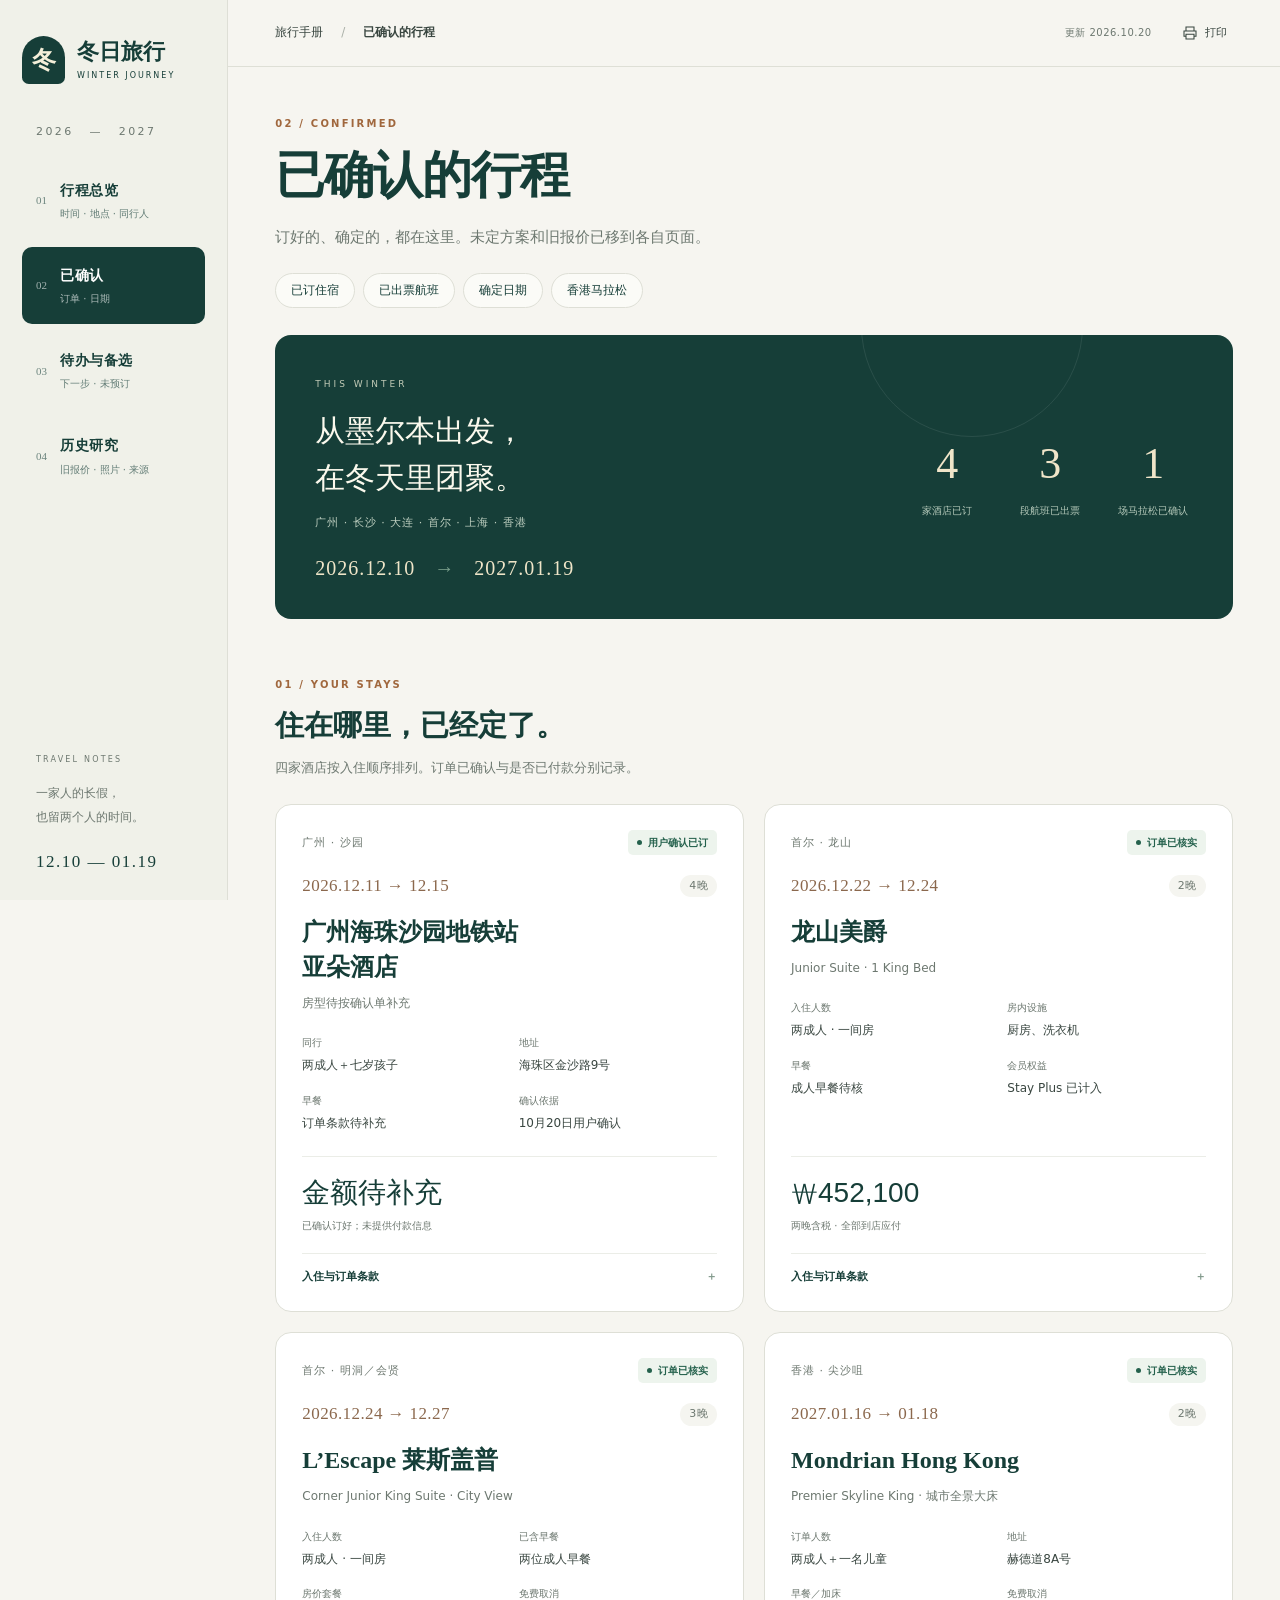
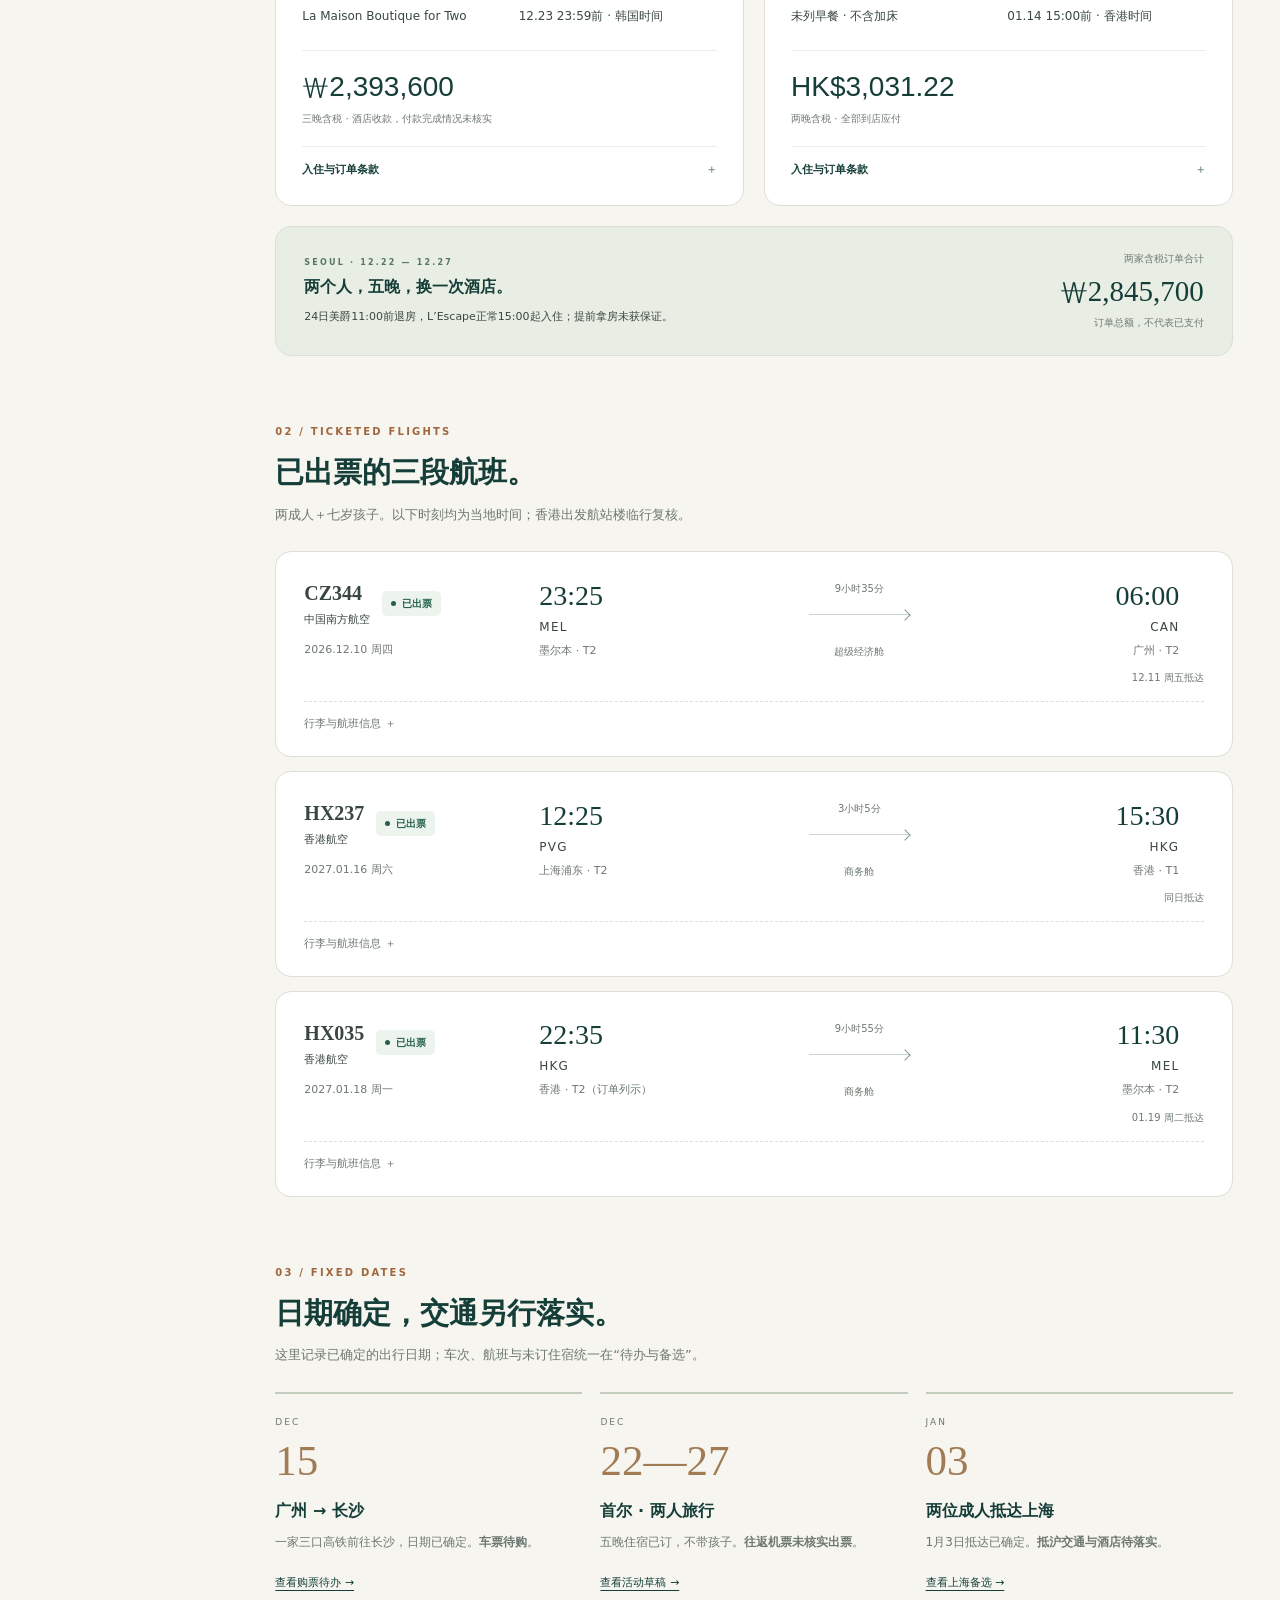
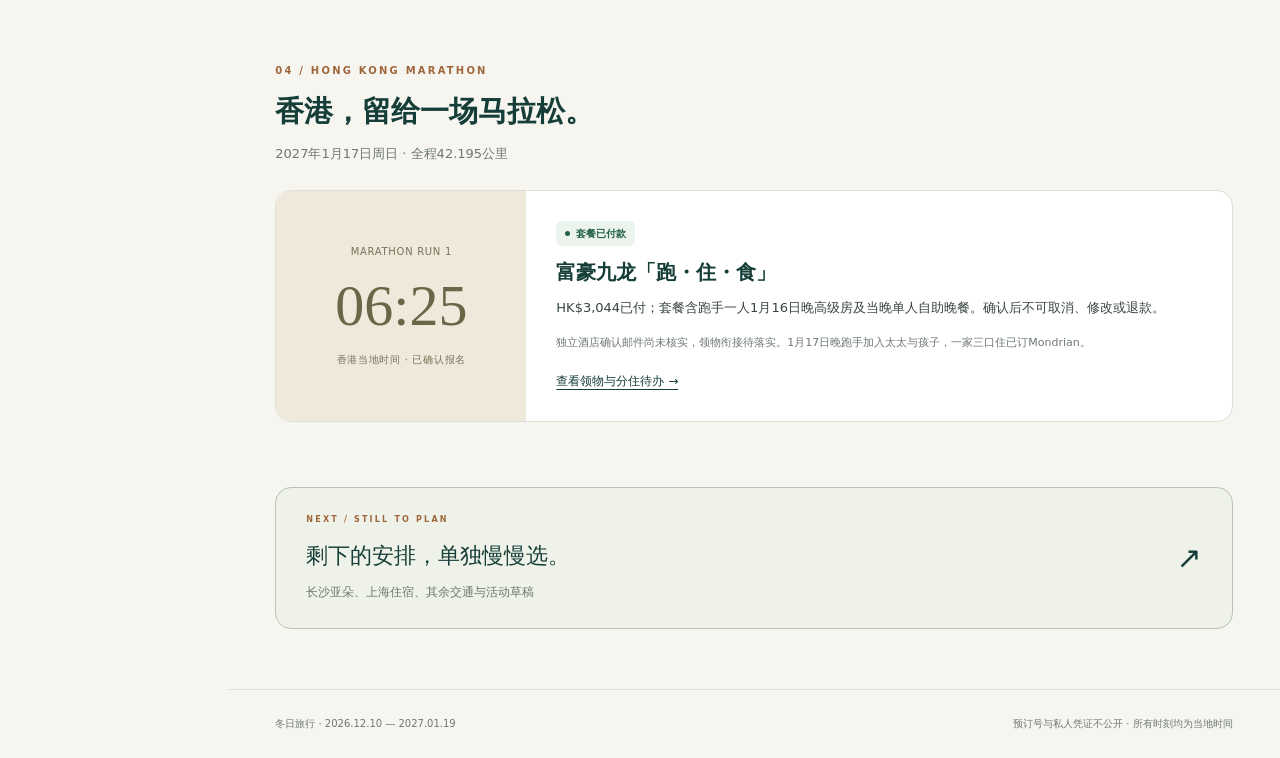
<file: winter-2026/bookings.html>
<!DOCTYPE html>

<html lang="zh-CN"><head><meta charset="utf-8"/><meta content="width=device-width,initial-scale=1" name="viewport"/><meta content="#173e38" name="theme-color"/><meta content="冬日旅行2026—2027：已确认订单、待办与备选、历史研究分开查看。" name="description"/><link href="favicon.svg" rel="icon" type="image/svg+xml"/><title>已确认的行程 · 冬日旅行 2026—2027</title><link href="style.css?v=20261020-redesign1" rel="stylesheet"/><script defer="" src="app.js?v=20261020-redesign1"></script></head>
<body data-page="confirmed"><a class="skip" href="#main">跳到主要内容</a>
<aside class="sidebar"><a class="brand" href="index.html"><span aria-hidden="true" class="brand-mark">冬</span><span>冬日旅行<small>WINTER JOURNEY</small></span></a><div class="side-period">2026 <span>—</span> 2027</div><nav aria-label="页面分类" class="page-nav"><a class="nav-item" href="index.html"><span class="nav-number">01</span><span><b>行程总览</b><small>时间 · 地点 · 同行人</small></span></a><a aria-current="page" class="nav-item active" href="bookings.html"><span class="nav-number">02</span><span><b>已确认</b><small>订单 · 日期</small></span></a><a class="nav-item" href="planning.html"><span class="nav-number">03</span><span><b>待办与备选</b><small>下一步 · 未预订</small></span></a><a class="nav-item" href="research.html"><span class="nav-number">04</span><span><b>历史研究</b><small>旧报价 · 照片 · 来源</small></span></a></nav><div class="sidebar-bottom"><span class="small-label">TRAVEL NOTES</span><p>一家人的长假，<br/>也留两个人的时间。</p><span class="sidebar-date">12.10 — 01.19</span></div></aside>
<div class="workspace"><header class="topbar"><span>旅行手册 <span class="crumb">/</span> <b>已确认的行程</b></span><div class="top-actions"><span class="updated">更新 2026.10.20</span><button aria-label="打印当前页面" class="print-button" id="print" type="button"><svg aria-hidden="true" fill="none" height="16" stroke="currentColor" stroke-width="1.6" viewbox="0 0 24 24" width="16"><path d="M6 9V3h12v6M6 17H3V9h18v8h-3M6 14h12v7H6z"></path></svg><span>打印</span></button></div></header>
<main id="main"><div class="page-intro"><p class="eyebrow">02 / CONFIRMED</p><h1>已确认的行程</h1><p class="intro-text">订好的、确定的，都在这里。未定方案和旧报价已移到各自页面。</p></div><nav aria-label="本页目录" class="section-nav"><a href="#hotels">已订住宿</a><a href="#confirmed-flights">已出票航班</a><a href="#confirmed-dates">确定日期</a><a href="#hongkong-marathon">香港马拉松</a></nav>
<section class="journey-banner" id="overview"><div><span class="light-label">THIS WINTER</span><h2>从墨尔本出发，<br/>在冬天里团聚。</h2><p>广州 · 长沙 · 大连 · 首尔 · 上海 · 香港</p><div class="journey-period">2026.12.10 <span>→</span> 2027.01.19</div></div><div class="journey-summary"><div><strong>4</strong><span>家酒店已订</span></div><div><strong>3</strong><span>段航班已出票</span></div><div><strong>1</strong><span>场马拉松已确认</span></div></div></section>
<section id="hotels"><div class="section-heading"><span class="eyebrow">01 / YOUR STAYS</span><h2>住在哪里，已经定了。</h2><p>四家酒店按入住顺序排列。订单已确认与是否已付款分别记录。</p></div><div class="stays-grid"><article class="stay-card" id="guangzhou-hotels"><div class="stay-top"><span class="city-label">广州 · 沙园</span><span class="status confirmed">用户确认已订</span></div><div class="stay-dates">2026.12.11 → 12.15<span>4晚</span></div><h3>广州海珠沙园地铁站<br/>亚朵酒店</h3><p class="room-name">房型待按确认单补充</p><dl class="facts"><div><dt>同行</dt><dd>两成人＋七岁孩子</dd></div><div><dt>地址</dt><dd>海珠区金沙路9号</dd></div><div><dt>早餐</dt><dd>订单条款待补充</dd></div><div><dt>确认依据</dt><dd>10月20日用户确认</dd></div></dl><div class="stay-price"><strong>金额待补充</strong><small>已确认订好；未提供付款信息</small></div><details class="booking-details"><summary>入住与订单条款</summary><div><p>12月11日入住、15日退房，共四晚。订单登记人数、具体房型、早餐、总价、付款与取消条款尚未提供；不据同行人数推定订单登记人数。</p><p>广州行程结束后，15日高铁前往长沙，车票待购。</p><p class="source-note">已订状态来自用户确认，尚未核对预订凭证。</p></div></details></article><article class="stay-card" id="seoul-mercure"><div class="stay-top"><span class="city-label">首尔 · 龙山</span><span class="status confirmed">订单已核实</span></div><div class="stay-dates">2026.12.22 → 12.24<span>2晚</span></div><h3>龙山美爵</h3><p class="room-name">Junior Suite · 1 King Bed</p><dl class="facts"><div><dt>入住人数</dt><dd>两成人 · 一间房</dd></div><div><dt>房内设施</dt><dd>厨房、洗衣机</dd></div><div><dt>早餐</dt><dd>成人早餐待核</dd></div><div><dt>会员权益</dt><dd>Stay Plus 已计入</dd></div></dl><div class="stay-price"><strong>₩452,100</strong><small>两晚含税 · 全部到店应付</small></div><details class="booking-details"><summary>入住与订单条款</summary><div><p>12月22日15:00起入住，24日11:00前退房。房型为 Junior Suite with 1 King Sized Bed。</p><p><b>取消：</b>邮件原文为入住前1天可免费取消，之后收首晚；准确截止日期和时刻待酒店确认。</p><p>22日晚Stay Plus税前₩88,000，23日晚会员灵活价税前₩323,000；首晚并非零元，邮件未解释差额性质。</p><p class="source-note">10月20日核对 ALL Accor 确认邮件。<a href="https://all.accor.com/hotel/9470/index.en.shtml" rel="noopener noreferrer" target="_blank">酒店官网 ↗</a></p></div></details></article><article class="stay-card" id="seoul-lescape"><div class="stay-top"><span class="city-label">首尔 · 明洞／会贤</span><span class="status confirmed">订单已核实</span></div><div class="stay-dates">2026.12.24 → 12.27<span>3晚</span></div><h3>L’Escape 莱斯盖普</h3><p class="room-name">Corner Junior King Suite · City View</p><dl class="facts"><div><dt>入住人数</dt><dd>两成人 · 一间房</dd></div><div><dt>已含早餐</dt><dd>两位成人早餐</dd></div><div><dt>房价套餐</dt><dd>La Maison Boutique for Two</dd></div><div><dt>免费取消</dt><dd>12.23 23:59前 · 韩国时间</dd></div></dl><div class="stay-price"><strong>₩2,393,600</strong><small>三晚含税 · 酒店收款，付款完成情况未核实</small></div><details class="booking-details"><summary>入住与订单条款</summary><div><p>12月24日15:00起入住，27日11:00前退房。城市景观转角大床小套房；已申请12:00–13:00提前入住，尚未获保证。</p><p><b>取消：</b>韩国时间12月23日23:59前免费；12月24日00:00起取消或未入住，收₩804,100。</p><p>总价含10% VAT ₩217,600。套餐列餐饮九折、每房每次住宿一个自助停车位；酒廊、下午茶及Happy Hour具体权益未确认。普通Booking订单不附带Amex FHR／THC权益。</p><p class="source-note">10月20日核对 Booking 确认邮件及酒店回复。<a href="https://www.marriott.com/en-us/hotels/sellm-lescape-a-luxury-collection-hotel-seoul-myeongdong/overview/" rel="noopener noreferrer" target="_blank">酒店官网 ↗</a> · <a href="research.html#lescape-photos">房型照片归档 ↗</a></p></div></details></article><article class="stay-card" id="hongkong-hotels"><div class="stay-top"><span class="city-label">香港 · 尖沙咀</span><span class="status confirmed">订单已核实</span></div><div class="stay-dates">2027.01.16 → 01.18<span>2晚</span></div><h3>Mondrian Hong Kong</h3><p class="room-name">Premier Skyline King · 城市全景大床</p><dl class="facts"><div><dt>订单人数</dt><dd>两成人＋一名儿童</dd></div><div><dt>地址</dt><dd>赫德道8A号</dd></div><div><dt>早餐／加床</dt><dd>未列早餐 · 不含加床</dd></div><div><dt>免费取消</dt><dd>01.14 15:00前 · 香港时间</dd></div></dl><div class="stay-price"><strong>HK$3,031.22</strong><small>两晚含税 · 全部到店应付</small></div><details class="booking-details"><summary>入住与订单条款</summary><div><p>1月16日15:00起入住，18日12:00前退房。已订城市全景房，不保证维港海景。Stay Plus已计入。</p><p>首晚税前HK$600.00，第二晚会员灵活价税前HK$2,082.50；含税订单总额HK$3,031.22全部到店支付。逐晚显示项目不等同含税总价。</p><p>1月14日15:00后取消收首晚费用。酒店会收取入住押金。</p><p>16日晚跑手先办理入住，再到富豪九龙过夜，太太与孩子留住；17日晚一家三口同住。首晚分住与Stay Plus适用安排仍待酒店单独确认。</p><p class="source-note">10月19日核对用户确认页及 ALL Accor 邮件。<a href="https://mondrianhotels.com/hong-kong/frequently-asked-questions/" rel="noopener noreferrer" target="_blank">酒店政策 ↗</a></p></div></details></article></div>
<aside class="seoul-total" id="selected-stay"><div><span class="eyebrow">SEOUL · 12.22 — 12.27</span><h3>两个人，五晚，换一次酒店。</h3><p>24日美爵11:00前退房，L’Escape正常15:00起入住；提前拿房未获保证。</p></div><div><small>两家含税订单合计</small><strong>₩2,845,700</strong><span>订单总额，不代表已支付</span></div></aside></section>
<section id="confirmed-flights"><div class="section-heading"><span class="eyebrow">02 / TICKETED FLIGHTS</span><h2>已出票的三段航班。</h2><p>两成人＋七岁孩子。以下时刻均为当地时间；香港出发航站楼临行复核。</p></div><div class="flights-grid"><article class="flight-card"><div class="flight-top"><span><b>CZ344</b> 中国南方航空</span><span class="status confirmed">已出票</span></div><p class="flight-date">2026.12.10 周四</p><div class="flight-route"><div><strong>23:25</strong><b>MEL</b><span>墨尔本 · T2</span></div><div class="flight-track"><small>9小时35分</small><span aria-hidden="true">→</span><small>超级经济舱</small></div><div class="arrival"><strong>06:00</strong><b>CAN</b><span>广州 · T2</span></div></div><p class="arrival-date">12.11 周五抵达</p><details><summary>行李与航班信息</summary><p>每人：托运2×23kg；随身1×8kg，另一个座椅下小件。</p><p>机型：A350-900。两成人＋七岁儿童；时刻与航站楼按订单列示，临行复核。</p></details></article><article class="flight-card"><div class="flight-top"><span><b>HX237</b> 香港航空</span><span class="status confirmed">已出票</span></div><p class="flight-date">2027.01.16 周六</p><div class="flight-route"><div><strong>12:25</strong><b>PVG</b><span>上海浦东 · T2</span></div><div class="flight-track"><small>3小时5分</small><span aria-hidden="true">→</span><small>商务舱</small></div><div class="arrival"><strong>15:30</strong><b>HKG</b><span>香港 · T1</span></div></div><p class="arrival-date">同日抵达</p><details><summary>行李与航班信息</summary><p>每人：托运2×32kg；1件手提＋1件小件，合计15kg。</p><p>机型：A320。两成人＋七岁儿童；时刻与航站楼按订单列示，临行复核。</p></details></article><article class="flight-card"><div class="flight-top"><span><b>HX035</b> 香港航空</span><span class="status confirmed">已出票</span></div><p class="flight-date">2027.01.18 周一</p><div class="flight-route"><div><strong>22:35</strong><b>HKG</b><span>香港 · T2（订单列示）</span></div><div class="flight-track"><small>9小时55分</small><span aria-hidden="true">→</span><small>商务舱</small></div><div class="arrival"><strong>11:30</strong><b>MEL</b><span>墨尔本 · T2</span></div></div><p class="arrival-date">01.19 周二抵达</p><details><summary>行李与航班信息</summary><p>每人：托运2×32kg；1件手提＋1件小件，合计15kg。</p><p>机型：A330。两成人＋七岁儿童；时刻与航站楼按订单列示，临行复核。</p></details></article></div></section>
<section id="confirmed-dates"><div class="section-heading"><span class="eyebrow">03 / FIXED DATES</span><h2>日期确定，交通另行落实。</h2><p>这里记录已确定的出行日期；车次、航班与未订住宿统一在“待办与备选”。</p></div><div class="date-grid"><article><span class="date-month">DEC</span><strong>15</strong><h3>广州 → 长沙</h3><p>一家三口高铁前往长沙，日期已确定。<b>车票待购</b>。</p><a href="planning.html#transport">查看购票待办 →</a></article><article><span class="date-month">DEC</span><strong>22—27</strong><h3>首尔 · 两人旅行</h3><p>五晚住宿已订，不带孩子。<b>往返机票未核实出票</b>。</p><a href="planning.html#seoul">查看活动草稿 →</a></article><article><span class="date-month">JAN</span><strong>03</strong><h3>两位成人抵达上海</h3><p>1月3日抵达已确定。<b>抵沪交通与酒店待落实</b>。</p><a href="planning.html#shanghai-hotels">查看上海备选 →</a></article></div></section>
<section id="hongkong-marathon"><div class="section-heading"><span class="eyebrow">04 / HONG KONG MARATHON</span><h2>香港，留给一场马拉松。</h2><p>2027年1月17日周日 · 全程42.195公里</p></div><div class="race-layout"><div class="race-time"><span>MARATHON RUN 1</span><strong>06:25</strong><span>香港当地时间 · 已确认报名</span></div><div class="race-copy"><span class="status confirmed">套餐已付款</span><h3>富豪九龙「跑・住・食」</h3><p>HK$3,044已付；套餐含跑手一人1月16日晚高级房及当晚单人自助晚餐。确认后不可取消、修改或退款。</p><p class="small">独立酒店确认邮件尚未核实，领物衔接待落实。1月17日晚跑手加入太太与孩子，一家三口住已订Mondrian。</p><a class="text-link" href="planning.html#hongkong-arrangements">查看领物与分住待办 →</a></div></div></section>
<a class="next-page" href="planning.html"><div><span class="eyebrow">NEXT / STILL TO PLAN</span><h3>剩下的安排，单独慢慢选。</h3><p>长沙亚朵、上海住宿、其余交通与活动草稿</p></div><span aria-hidden="true">↗</span></a>
</main>
<footer><span>冬日旅行 · 2026.12.10 — 2027.01.19</span><span>预订号与私人凭证不公开 · 所有时刻均为当地时间</span></footer></div></body></html>
</file>
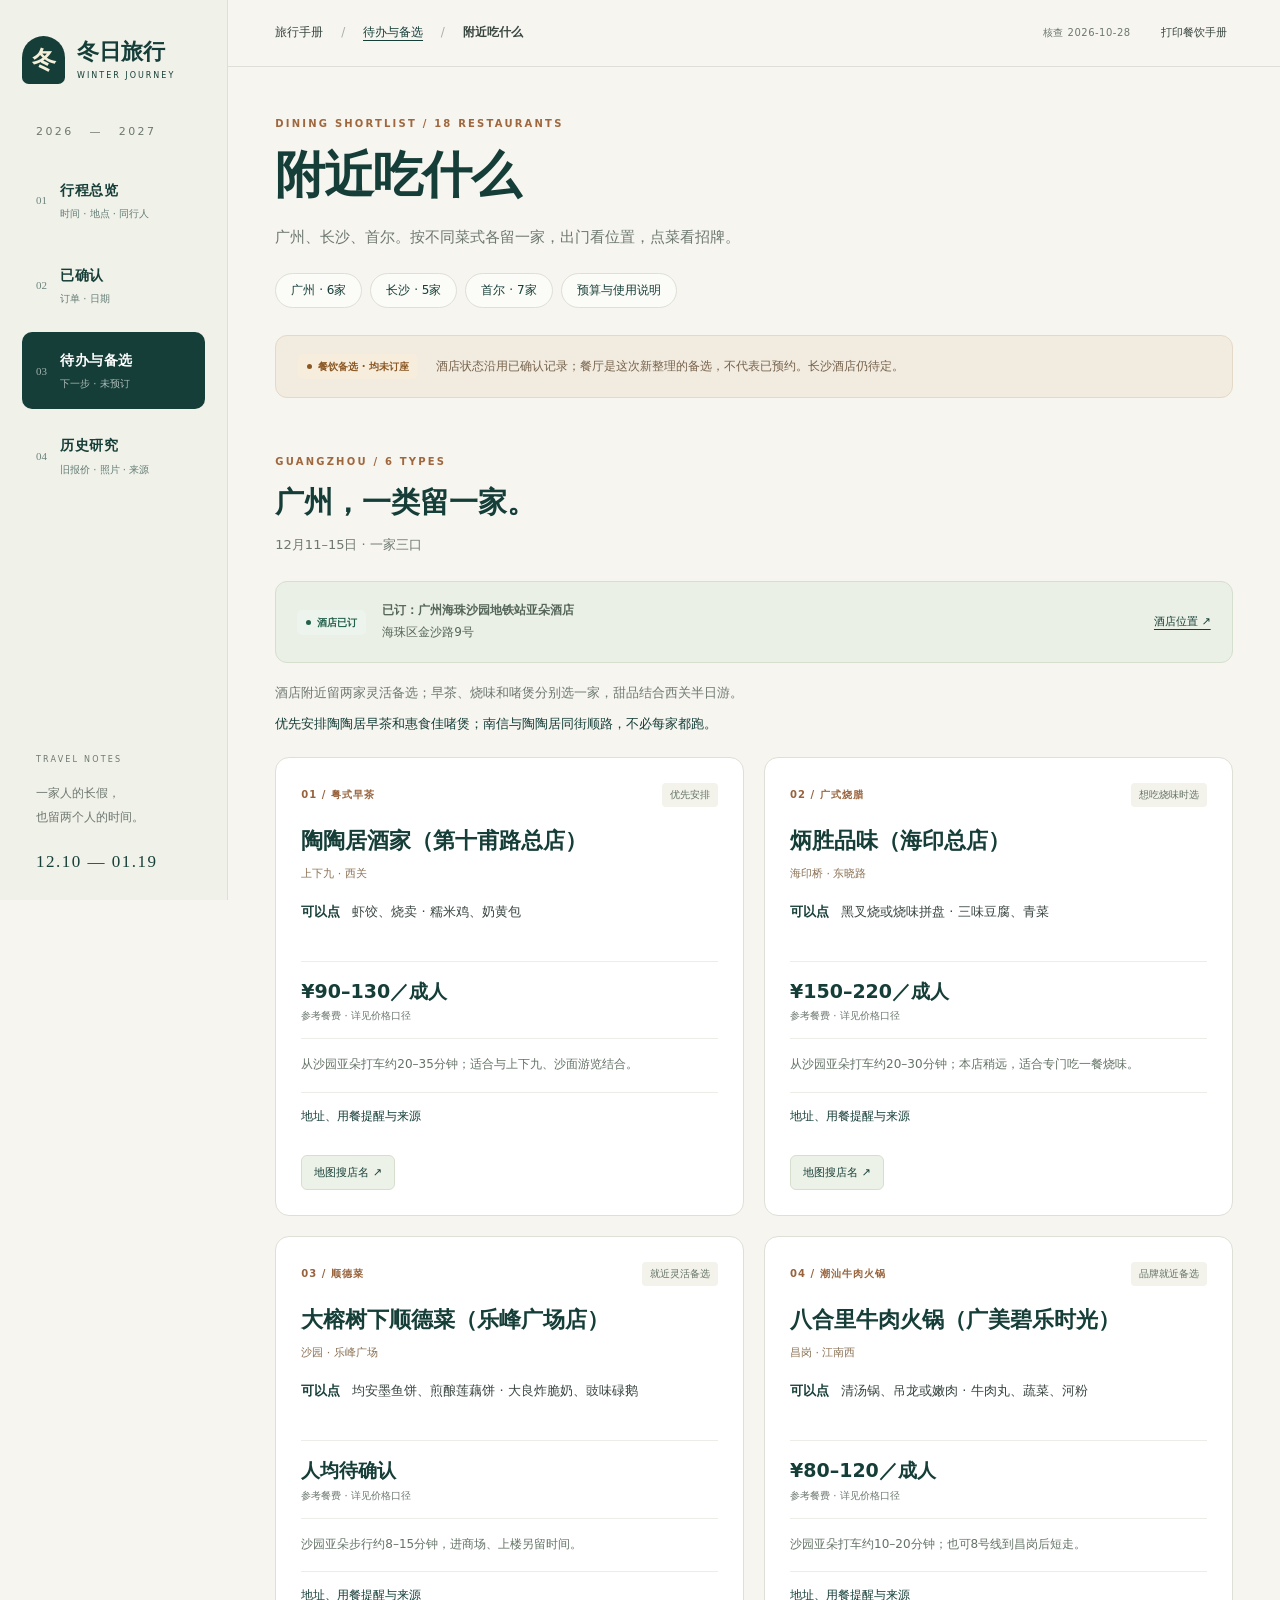
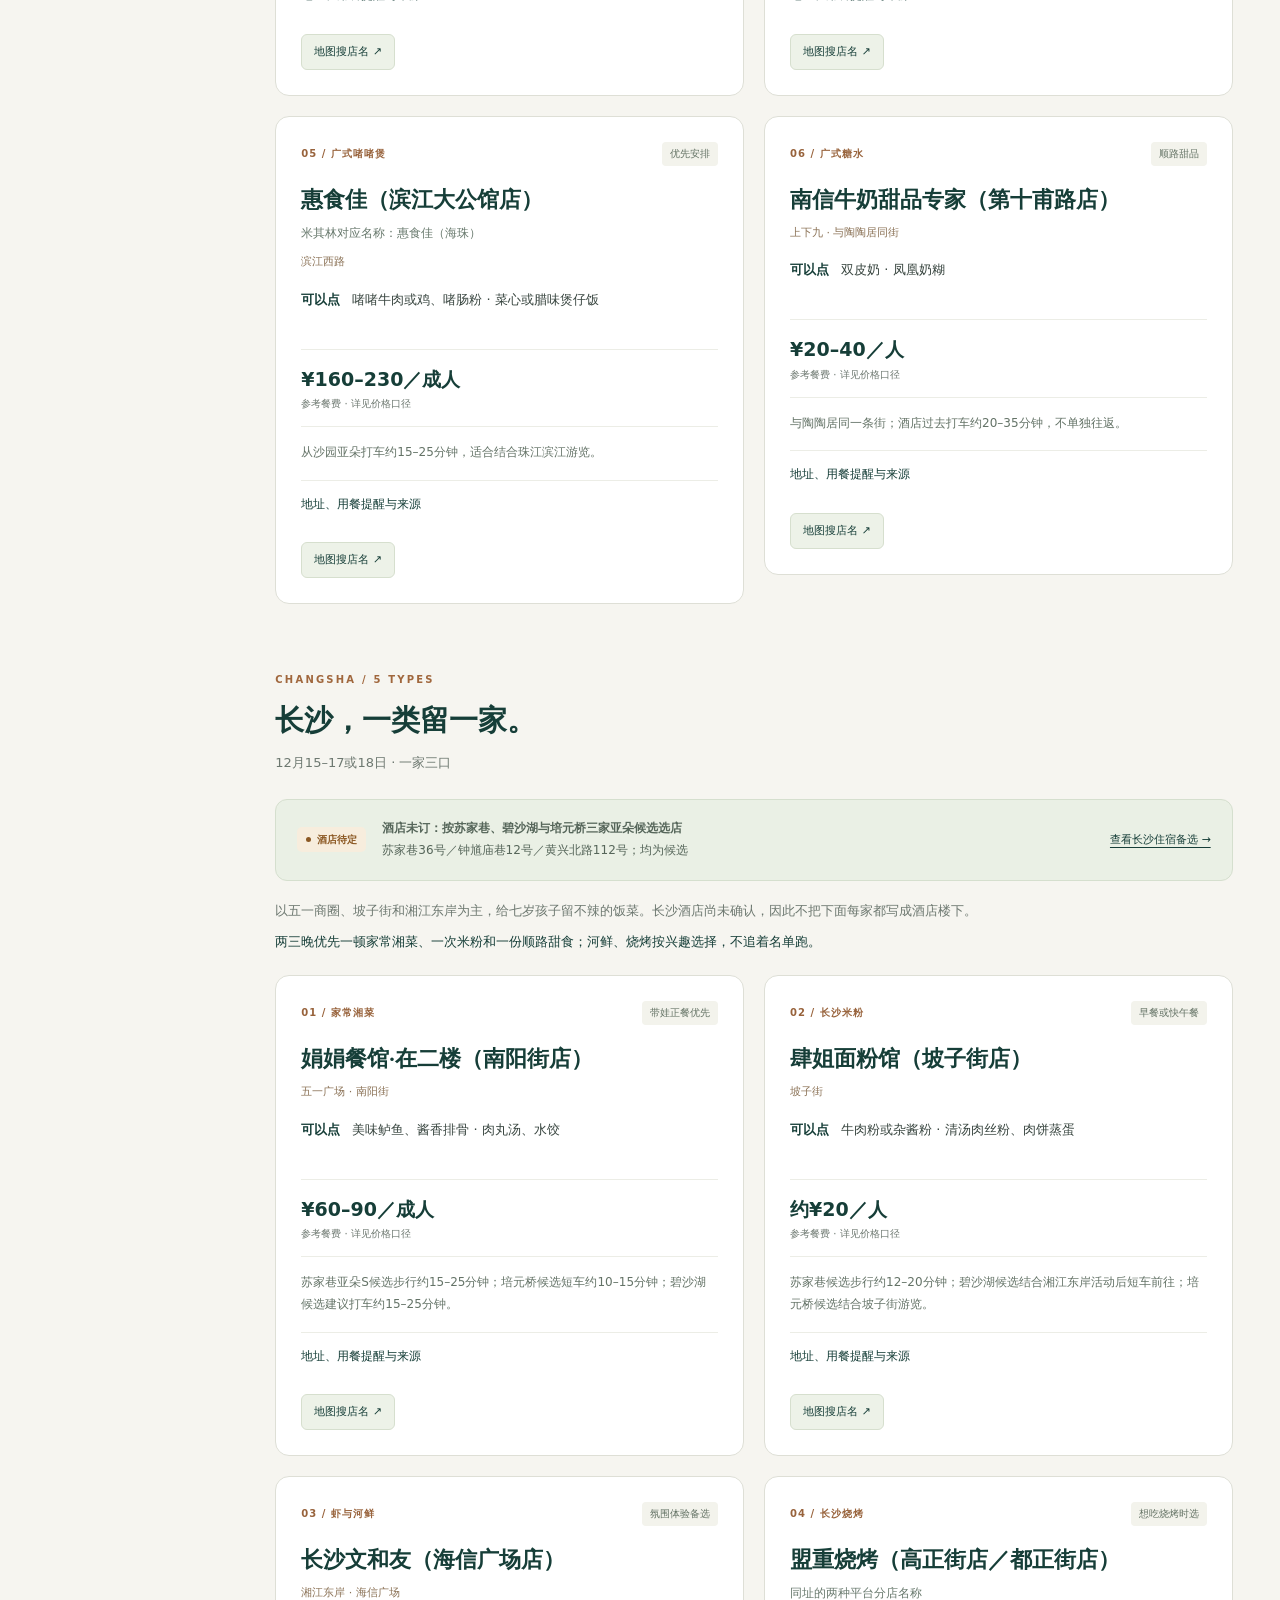
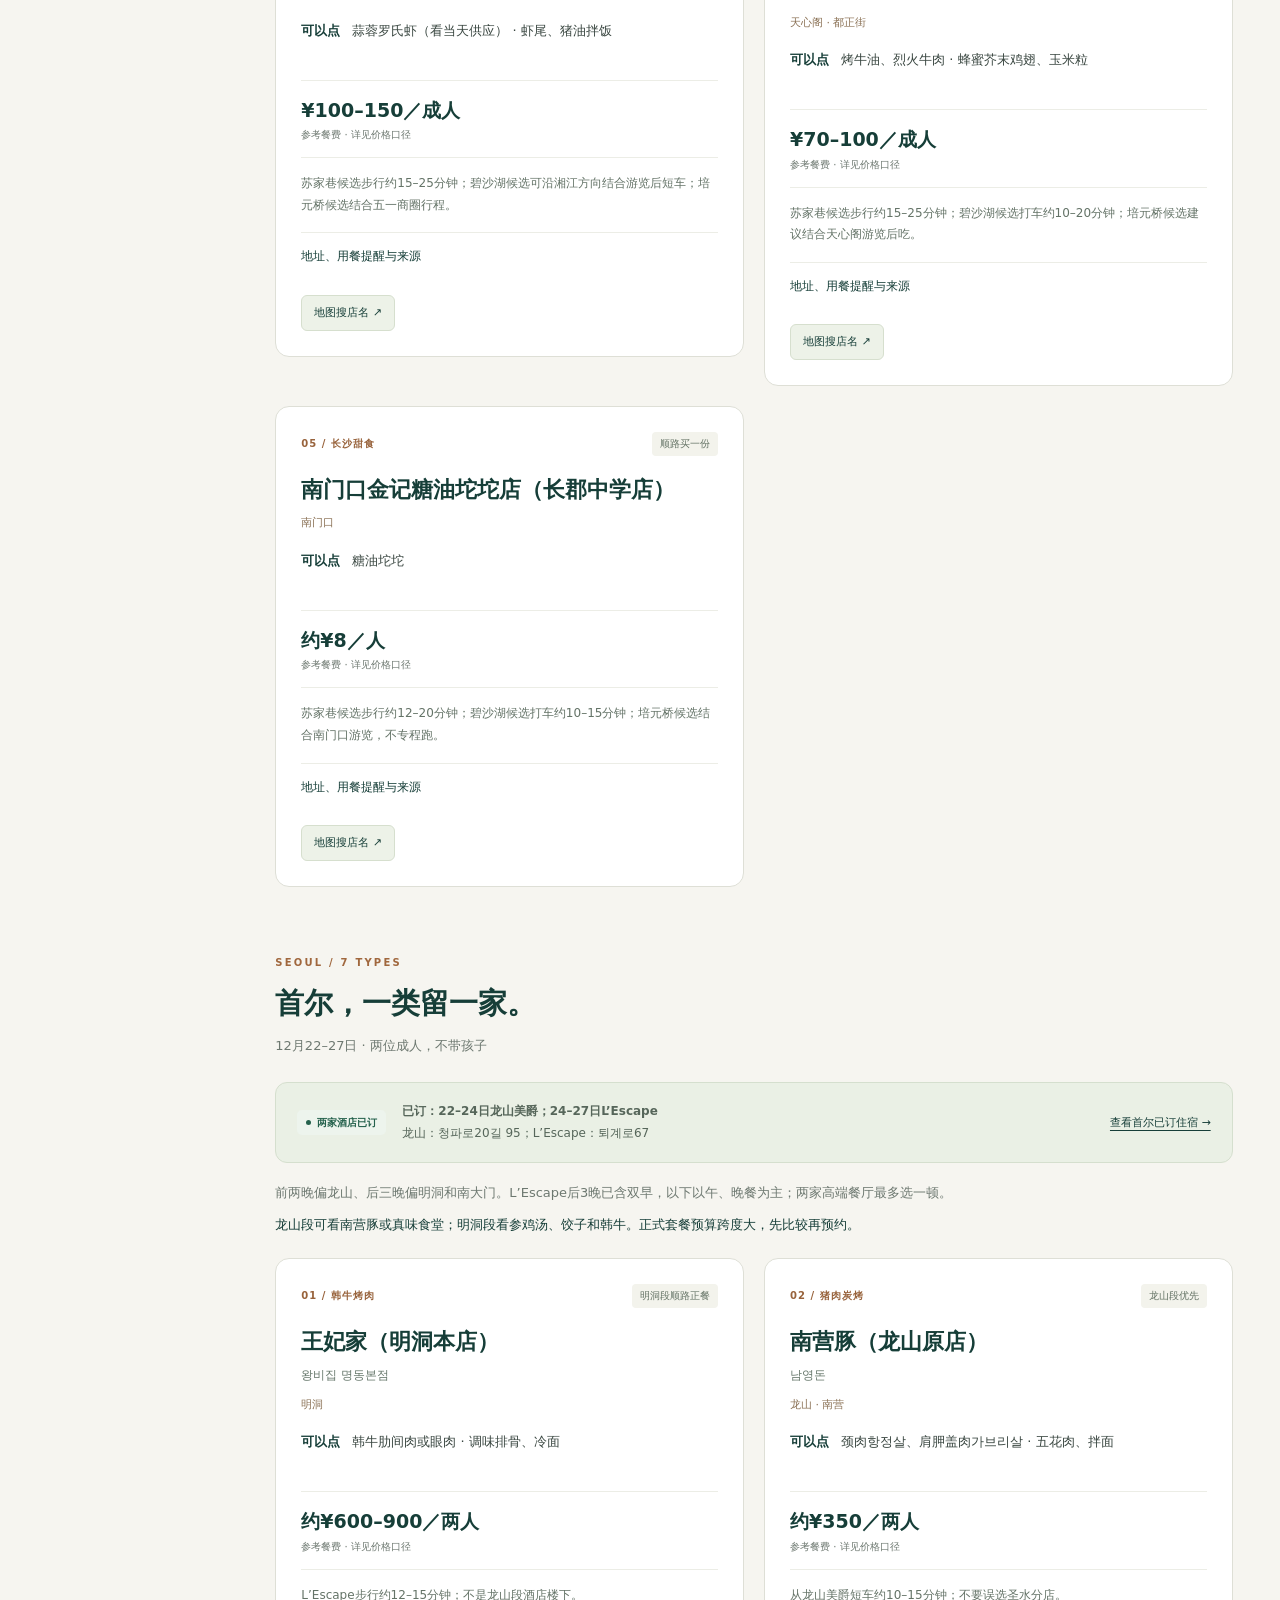
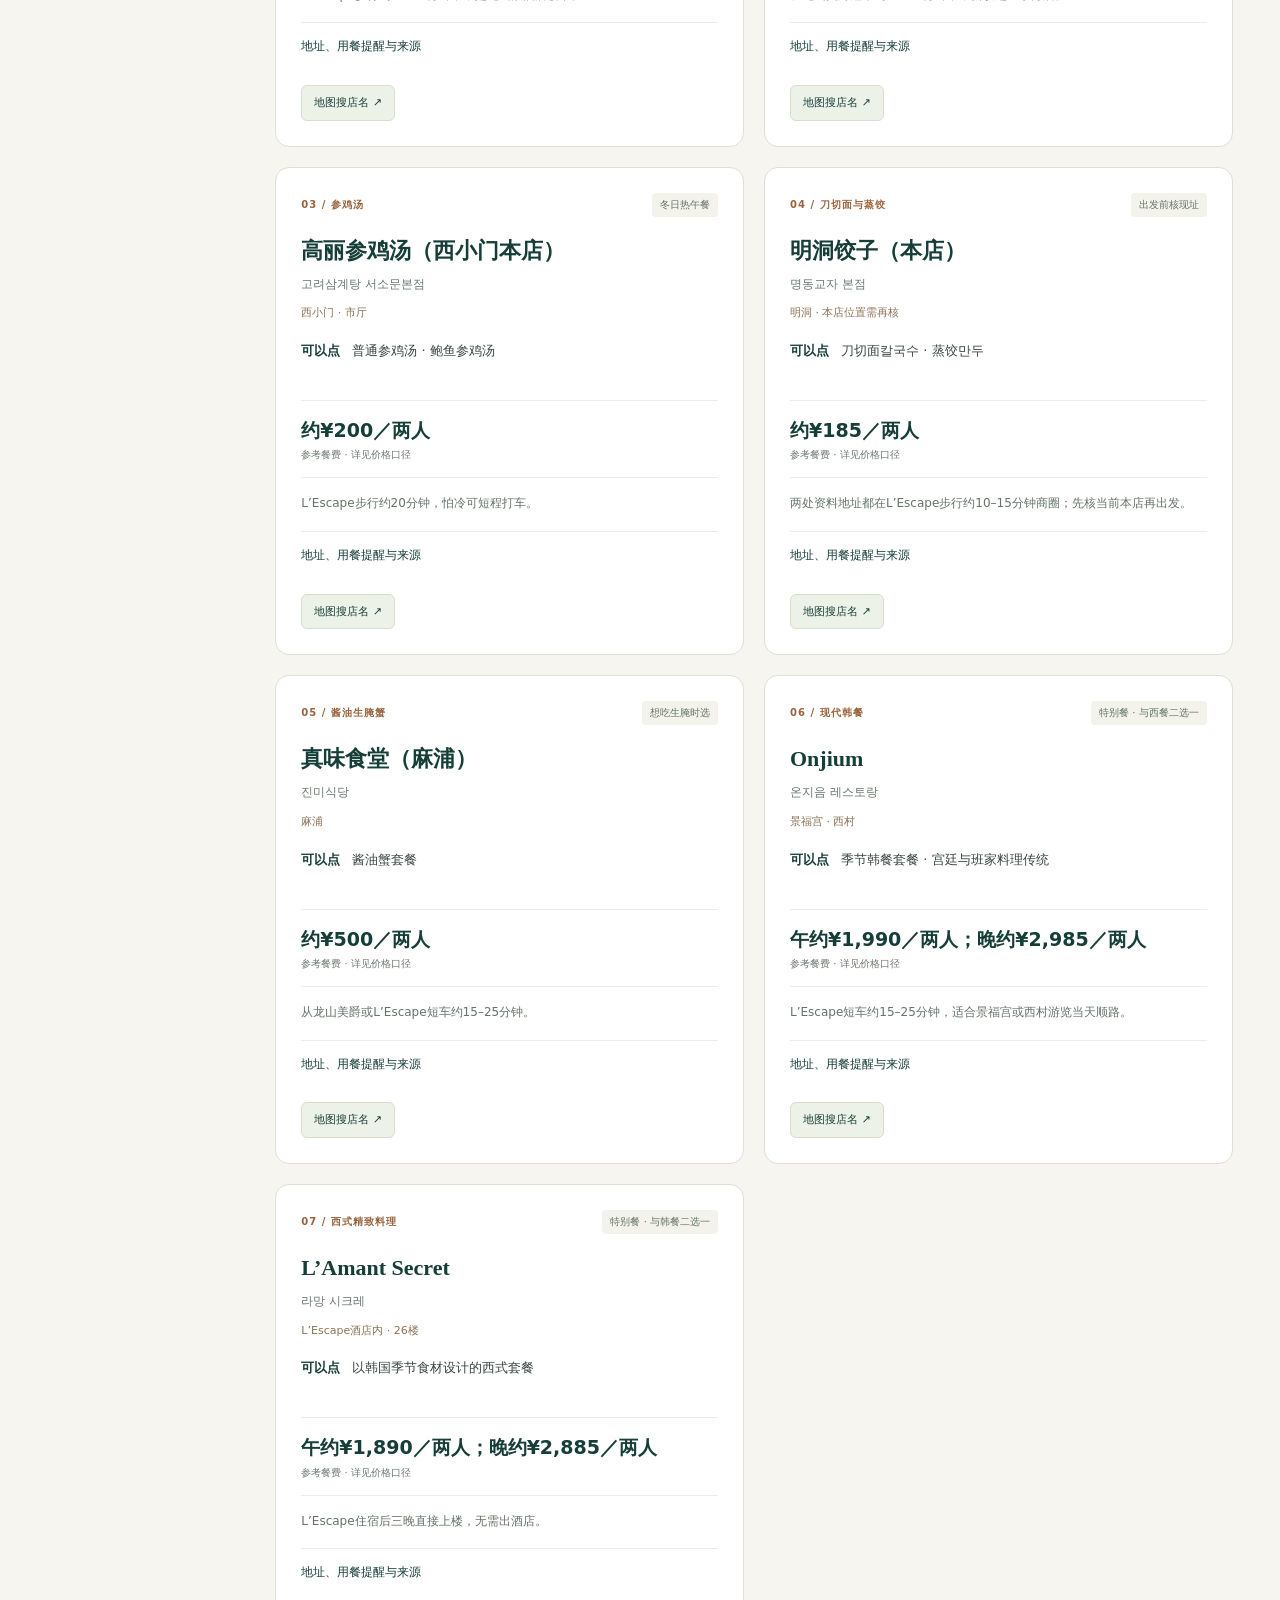
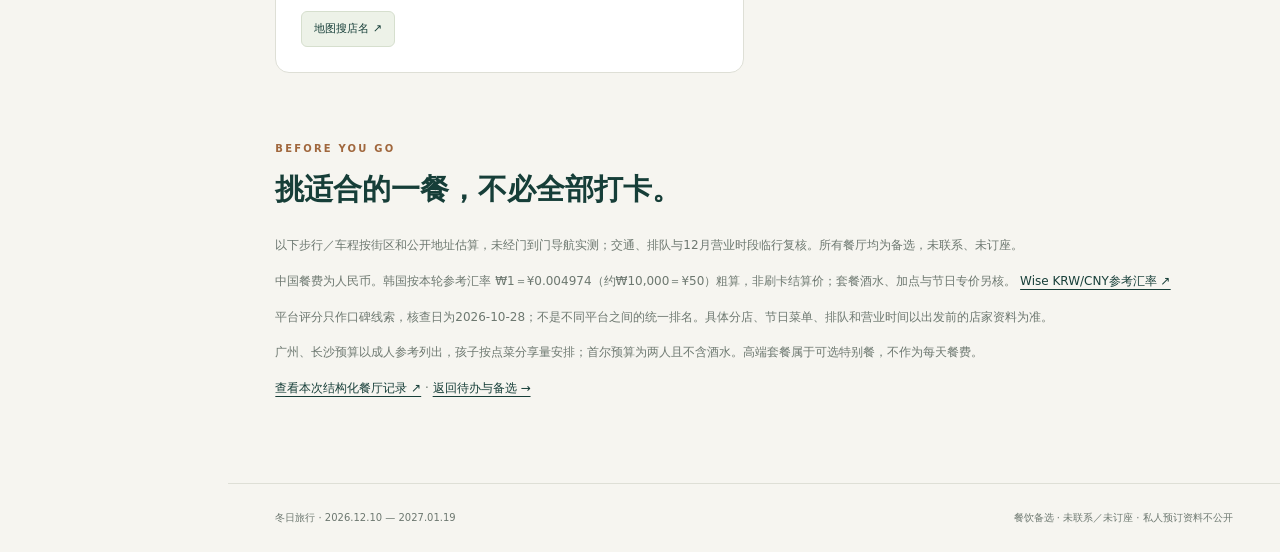
<file: winter-2026/dining.html>
<!DOCTYPE html>
<html lang="zh-CN"><head><meta charset="utf-8"/><meta content="width=device-width,initial-scale=1" name="viewport"/><meta content="#173e38" name="theme-color"/><meta content="冬日旅行2026—2027：已确认订单、待办与备选、历史研究分开查看。" name="description"/><link href="favicon.svg" rel="icon" type="image/svg+xml"/><title>附近吃什么 · 冬日旅行 2026—2027</title><link href="style.css?v=20261020-redesign1" rel="stylesheet"/><script defer="" src="app.js?v=20261020-redesign1"></script><link rel="stylesheet" href="dining.css?v=20261028"/></head>
<body data-page="dining"><a class="skip" href="#main">跳到主要内容</a>
<aside class="sidebar"><a class="brand" href="index.html"><span aria-hidden="true" class="brand-mark">冬</span><span>冬日旅行<small>WINTER JOURNEY</small></span></a><div class="side-period">2026 <span>—</span> 2027</div><nav aria-label="页面分类" class="page-nav"><a class="nav-item" href="index.html"><span class="nav-number">01</span><span><b>行程总览</b><small>时间 · 地点 · 同行人</small></span></a><a class="nav-item" href="bookings.html"><span class="nav-number">02</span><span><b>已确认</b><small>订单 · 日期</small></span></a><a aria-current="page" class="nav-item active" href="planning.html"><span class="nav-number">03</span><span><b>待办与备选</b><small>下一步 · 未预订</small></span></a><a class="nav-item" href="research.html"><span class="nav-number">04</span><span><b>历史研究</b><small>旧报价 · 照片 · 来源</small></span></a></nav><div class="sidebar-bottom"><span class="small-label">TRAVEL NOTES</span><p>一家人的长假，<br/>也留两个人的时间。</p><span class="sidebar-date">12.10 — 01.19</span></div></aside>
<div class="workspace"><header class="topbar"><span>旅行手册 <span class="crumb">/</span> <a href="planning.html">待办与备选</a> <span class="crumb">/</span> <b>附近吃什么</b></span><div class="top-actions"><span class="updated">核查 2026-10-28</span><button class="print-button" id="print" type="button">打印餐饮手册</button></div></header>
<main id="main"><div class="page-intro"><p class="eyebrow">DINING SHORTLIST / 18 RESTAURANTS</p><h1>附近吃什么</h1><p class="intro-text">广州、长沙、首尔。按不同菜式各留一家，出门看位置，点菜看招牌。</p></div>
<nav class="section-nav" aria-label="按城市查看餐厅"><a href="#guangzhou">广州 · 6家</a><a href="#changsha">长沙 · 5家</a><a href="#seoul">首尔 · 7家</a><a href="#dining-notes">预算与使用说明</a></nav>
<div class="planning-banner"><span class="status pending">餐饮备选 · 均未订座</span><p>酒店状态沿用已确认记录；餐厅是这次新整理的备选，不代表已预约。长沙酒店仍待定。</p></div>

<section class="dining-city" id="guangzhou">
  <div class="section-heading"><span class="eyebrow">GUANGZHOU / 6 TYPES</span><h2>广州，一类留一家。</h2><p>12月11–15日 · 一家三口</p></div>
  <div class="dining-hotel"><span class="status confirmed">酒店已订</span><p><b>已订：广州海珠沙园地铁站亚朵酒店</b><br/>海珠区金沙路9号</p><a href="https://hotels.ctrip.com/hotels/129347100.html" target="_blank" rel="noopener noreferrer">酒店位置 ↗</a></div>
  <p class="dining-intro">酒店附近留两家灵活备选；早茶、烧味和啫煲分别选一家，甜品结合西关半日游。</p>
  <p class="dining-priority">优先安排陶陶居早茶和惠食佳啫煲；南信与陶陶居同街顺路，不必每家都跑。</p>
  <div class="dining-grid">
<article class="dining-card" id="gz-dimsum">
  <div class="dining-card-top"><span class="dining-category">01 / 粤式早茶</span><span class="dining-tier">优先安排</span></div>
  <h3>陶陶居酒家（第十甫路总店）</h3>

  <p class="dining-area">上下九 · 西关</p>
  <p class="dining-dishes"><b>可以点</b> 虾饺、烧卖 · 糯米鸡、奶黄包</p>
  <div class="dining-budget"><strong>¥90–130／成人</strong><small>参考餐费 · 详见价格口径</small></div>
  <p class="dining-access">从沙园亚朵打车约20–35分钟；适合与上下九、沙面游览结合。</p>
  <details class="dining-details"><summary>地址、用餐提醒与来源</summary><div>
    <dl><dt>地址</dt><dd>荔湾区第十甫路20号</dd><dt>为何保留</dt><dd>品牌官方仍列这家总店；有老字号早茶特色及平台店级评价，携程列儿童椅。</dd><dt>价格口径</dt><dd>规划预算；携程该店人均参考¥103，按点心数量增减。</dd><dt>用餐提醒</dt><dd>适合带孩子。建议错峰喝早茶；品牌官网与平台资料仍列店，但另有旧页面标暂停营业，12月临行再次确认。</dd><dt>营业参考</dt><dd>平台参考08:00–16:30、17:00–21:30；实际时段待临行核。</dd></dl>
    <p class="dining-sources"><a href="https://www.taotaoju1880.com/zoujintaotaoju/taotaojumendian" target="_blank" rel="noopener noreferrer">陶陶居官方门店目录 ↗</a> · <a href="https://gs.ctrip.com/html5/you/foods/fooddetail/554/444058.html" target="_blank" rel="noopener noreferrer">总店资料与人均 ↗</a></p>
  </div></details>
  <a class="dining-map" href="https://uri.amap.com/search?keyword=%E9%99%B6%E9%99%B6%E5%B1%85%E9%85%92%E5%AE%B6%EF%BC%88%E7%AC%AC%E5%8D%81%E7%94%AB%E8%B7%AF%E6%80%BB%E5%BA%97%EF%BC%89&amp;city=%E5%B9%BF%E5%B7%9E&amp;view=map" target="_blank" rel="noopener noreferrer">地图搜店名 ↗</a>
</article>
<article class="dining-card" id="gz-roast">
  <div class="dining-card-top"><span class="dining-category">02 / 广式烧腊</span><span class="dining-tier">想吃烧味时选</span></div>
  <h3>炳胜品味（海印总店）</h3>

  <p class="dining-area">海印桥 · 东晓路</p>
  <p class="dining-dishes"><b>可以点</b> 黑叉烧或烧味拼盘 · 三味豆腐、青菜</p>
  <div class="dining-budget"><strong>¥150–220／成人</strong><small>参考餐费 · 详见价格口径</small></div>
  <p class="dining-access">从沙园亚朵打车约20–30分钟；本店稍远，适合专门吃一餐烧味。</p>
  <details class="dining-details"><summary>地址、用餐提醒与来源</summary><div>
    <dl><dt>地址</dt><dd>海珠区东晓路33号</dd><dt>为何保留</dt><dd>品牌官网与米其林均有对应东晓路分店资料；不套用炳胜公馆的星级。</dd><dt>价格口径</dt><dd>规划预算；两个平台该店人均约¥129–194，海鲜与加点另计。</dd><dt>用餐提醒</dt><dd>有家庭用餐信息。两大一小先点一份烧味配豆腐和蔬菜，避免重复点太多肉。</dd><dt>营业参考</dt><dd>平台参考11:00–15:00、17:00–次日02:00；晚市时段临行核。</dd></dl>
    <p class="dining-sources"><a href="https://www.bingsheng.com/pinpai_1.html" target="_blank" rel="noopener noreferrer">品牌官方门店 ↗</a> · <a href="https://guide.michelin.com/sg/zh_CN/guangdong-province/guangzhou/restaurant/bingsheng-pin-wei-dongxiao-road" target="_blank" rel="noopener noreferrer">米其林：东晓路店 ↗</a> · <a href="https://gs.ctrip.com/html5/you/foods/fooddetail/152/4927154.html" target="_blank" rel="noopener noreferrer">该店餐费参考 ↗</a></p>
  </div></details>
  <a class="dining-map" href="https://uri.amap.com/search?keyword=%E7%82%B3%E8%83%9C%E5%93%81%E5%91%B3%EF%BC%88%E6%B5%B7%E5%8D%B0%E6%80%BB%E5%BA%97%EF%BC%89&amp;city=%E5%B9%BF%E5%B7%9E&amp;view=map" target="_blank" rel="noopener noreferrer">地图搜店名 ↗</a>
</article>
<article class="dining-card" id="gz-shunde">
  <div class="dining-card-top"><span class="dining-category">03 / 顺德菜</span><span class="dining-tier">就近灵活备选</span></div>
  <h3>大榕树下顺德菜（乐峰广场店）</h3>

  <p class="dining-area">沙园 · 乐峰广场</p>
  <p class="dining-dishes"><b>可以点</b> 均安墨鱼饼、煎酿莲藕饼 · 大良炸脆奶、豉味碌鹅</p>
  <div class="dining-budget"><strong>人均待确认</strong><small>参考餐费 · 详见价格口径</small></div>
  <p class="dining-access">沙园亚朵步行约8–15分钟，进商场、上楼另留时间。</p>
  <details class="dining-details"><summary>地址、用餐提醒与来源</summary><div>
    <dl><dt>地址</dt><dd>海珠区工业大道北106–108号，乐峰广场3层S04A铺</dd><dt>为何保留</dt><dd>当前具体分店页仍列店，点评实拍可核菜单；主要优势是就在酒店商圈，店级评价证据较薄。</dd><dt>价格口径</dt><dd>未取得可靠当前人均；清蒸鱼等称重菜先看单价，不填推算报价。</dd><dt>用餐提醒</dt><dd>适合到达日晚餐或累了就近吃。可优先选鱼饼、莲藕饼等容易分享的菜，孩子口味另向店员确认。</dd><dt>营业参考</dt><dd>平台参考11:00–21:30。</dd></dl>
    <p class="dining-sources"><a href="https://hk.trip.com/restaurant/china/guangzhou/detail/restaurant-130122238/" target="_blank" rel="noopener noreferrer">具体分店资料 ↗</a> · <a href="https://www.dianping.com/shop/Gae1t6qCYOBjM8im/photos?pg=22" target="_blank" rel="noopener noreferrer">该店菜品实拍 ↗</a></p>
  </div></details>
  <a class="dining-map" href="https://uri.amap.com/search?keyword=%E5%A4%A7%E6%A6%95%E6%A0%91%E4%B8%8B%E9%A1%BA%E5%BE%B7%E8%8F%9C%EF%BC%88%E4%B9%90%E5%B3%B0%E5%B9%BF%E5%9C%BA%E5%BA%97%EF%BC%89&amp;city=%E5%B9%BF%E5%B7%9E&amp;view=map" target="_blank" rel="noopener noreferrer">地图搜店名 ↗</a>
</article>
<article class="dining-card" id="gz-hotpot">
  <div class="dining-card-top"><span class="dining-category">04 / 潮汕牛肉火锅</span><span class="dining-tier">品牌就近备选</span></div>
  <h3>八合里牛肉火锅（广美碧乐时光）</h3>

  <p class="dining-area">昌岗 · 江南西</p>
  <p class="dining-dishes"><b>可以点</b> 清汤锅、吊龙或嫩肉 · 牛肉丸、蔬菜、河粉</p>
  <div class="dining-budget"><strong>¥80–120／成人</strong><small>参考餐费 · 详见价格口径</small></div>
  <p class="dining-access">沙园亚朵打车约10–20分钟；也可8号线到昌岗后短走。</p>
  <details class="dining-details"><summary>地址、用餐提醒与来源</summary><div>
    <dl><dt>地址</dt><dd>海珠区昌岗东路257号，碧乐时光2层207–209铺</dd><dt>为何保留</dt><dd>具体分店与地址较清楚；按品牌和便利性保留，OpenRice该分店暂无充分食评，未称本店口碑顶尖。</dd><dt>价格口径</dt><dd>规划预算；OpenRice列¥41–100价格档，非具体菜单报价。</dd><dt>用餐提醒</dt><dd>清汤适合不同口味。由成人照看火锅并把肉煮熟；宝业路旧店位置有变动疑点，本单不使用旧店地址。</dd><dt>营业参考</dt><dd>平台参考每日11:00–22:00。</dd></dl>
    <p class="dining-sources"><a href="https://www.openrice.com/zh/guangzhou/r-八合里牛肉火锅-江南西-火锅-r8028152" target="_blank" rel="noopener noreferrer">OpenRice具体分店与价格档 ↗</a></p>
  </div></details>
  <a class="dining-map" href="https://uri.amap.com/search?keyword=%E5%85%AB%E5%90%88%E9%87%8C%E7%89%9B%E8%82%89%E7%81%AB%E9%94%85%EF%BC%88%E5%B9%BF%E7%BE%8E%E7%A2%A7%E4%B9%90%E6%97%B6%E5%85%89%EF%BC%89&amp;city=%E5%B9%BF%E5%B7%9E&amp;view=map" target="_blank" rel="noopener noreferrer">地图搜店名 ↗</a>
</article>
<article class="dining-card" id="gz-sizzling">
  <div class="dining-card-top"><span class="dining-category">05 / 广式啫啫煲</span><span class="dining-tier">优先安排</span></div>
  <h3>惠食佳（滨江大公馆店）</h3>
  <p class="dining-local">米其林对应名称：惠食佳（海珠）</p>
  <p class="dining-area">滨江西路</p>
  <p class="dining-dishes"><b>可以点</b> 啫啫牛肉或鸡、啫肠粉 · 菜心或腊味煲仔饭</p>
  <div class="dining-budget"><strong>¥160–230／成人</strong><small>参考餐费 · 详见价格口径</small></div>
  <p class="dining-access">从沙园亚朵打车约15–25分钟，适合结合珠江滨江游览。</p>
  <details class="dining-details"><summary>地址、用餐提醒与来源</summary><div>
    <dl><dt>地址</dt><dd>海珠区滨江西路172号</dd><dt>为何保留</dt><dd>米其林有同地址海珠分店原页，并列家庭友好；没有混用东风店资料。</dd><dt>价格口径</dt><dd>规划预算；携程该分店人均参考¥185。</dd><dt>用餐提醒</dt><dd>建议提前问位、错峰吃。啫煲上桌很烫，给孩子先分到碟里；黄鳝等名菜不必为了打卡硬点。</dd><dt>营业参考</dt><dd>平台参考11:30–15:30、17:00–22:30。</dd></dl>
    <p class="dining-sources"><a href="https://guide.michelin.com/sg/zh_CN/guangdong-province/guangzhou/restaurant/wisca-haizhu" target="_blank" rel="noopener noreferrer">米其林：海珠店 ↗</a> · <a href="https://gs.ctrip.com/html5/you/foods/fooddetail/464117/22098251.html" target="_blank" rel="noopener noreferrer">该店资料与人均 ↗</a></p>
  </div></details>
  <a class="dining-map" href="https://uri.amap.com/search?keyword=%E6%83%A0%E9%A3%9F%E4%BD%B3%EF%BC%88%E6%BB%A8%E6%B1%9F%E5%A4%A7%E5%85%AC%E9%A6%86%E5%BA%97%EF%BC%89&amp;city=%E5%B9%BF%E5%B7%9E&amp;view=map" target="_blank" rel="noopener noreferrer">地图搜店名 ↗</a>
</article>
<article class="dining-card" id="gz-dessert">
  <div class="dining-card-top"><span class="dining-category">06 / 广式糖水</span><span class="dining-tier">顺路甜品</span></div>
  <h3>南信牛奶甜品专家（第十甫路店）</h3>

  <p class="dining-area">上下九 · 与陶陶居同街</p>
  <p class="dining-dishes"><b>可以点</b> 双皮奶 · 凤凰奶糊</p>
  <div class="dining-budget"><strong>¥20–40／人</strong><small>参考餐费 · 详见价格口径</small></div>
  <p class="dining-access">与陶陶居同一条街；酒店过去打车约20–35分钟，不单独往返。</p>
  <details class="dining-details"><summary>地址、用餐提醒与来源</summary><div>
    <dl><dt>地址</dt><dd>荔湾区第十甫路47号（部分地图写45号，认店名定位）</dd><dt>为何保留</dt><dd>荔湾政府非遗资料确认南信广式甜品传承；政府建筑名单列47号。</dd><dt>价格口径</dt><dd>甜品预算；地图人均约¥28，OpenRice列¥40以下。</dd><dt>用餐提醒</dt><dd>一家三口可分享几款。姜撞奶口味较冲，孩子可以先尝；这里作为甜品一站即可。</dd><dt>营业参考</dt><dd>第三方资料参考09:30–23:00，时效一般，12月临行核。</dd></dl>
    <p class="dining-sources"><a href="https://www.lw.gov.cn/zjlw/lwdt/szlw/content/mpost_9042998.html" target="_blank" rel="noopener noreferrer">荔湾政府非遗介绍 ↗</a> · <a href="https://www.openrice.com/zh/guangzhou/r-南信牛奶甜品專家-上下九-甜品-糖水-r193" target="_blank" rel="noopener noreferrer">OpenRice价格档 ↗</a> · <a href="https://www.lw.gov.cn/attachment/7/7343/7343382/8606632.pdf" target="_blank" rel="noopener noreferrer">地址对应的政府名单 ↗</a></p>
  </div></details>
  <a class="dining-map" href="https://uri.amap.com/search?keyword=%E5%8D%97%E4%BF%A1%E7%89%9B%E5%A5%B6%E7%94%9C%E5%93%81%E4%B8%93%E5%AE%B6%EF%BC%88%E7%AC%AC%E5%8D%81%E7%94%AB%E8%B7%AF%E5%BA%97%EF%BC%89&amp;city=%E5%B9%BF%E5%B7%9E&amp;view=map" target="_blank" rel="noopener noreferrer">地图搜店名 ↗</a>
</article></div>
</section>
<section class="dining-city" id="changsha">
  <div class="section-heading"><span class="eyebrow">CHANGSHA / 5 TYPES</span><h2>长沙，一类留一家。</h2><p>12月15–17或18日 · 一家三口</p></div>
  <div class="dining-hotel"><span class="status pending">酒店待定</span><p><b>酒店未订：按苏家巷、碧沙湖与培元桥三家亚朵候选选店</b><br/>苏家巷36号／钟馗庙巷12号／黄兴北路112号；均为候选</p><a href="planning.html#changsha-hotels">查看长沙住宿备选 →</a></div>
  <p class="dining-intro">以五一商圈、坡子街和湘江东岸为主，给七岁孩子留不辣的饭菜。长沙酒店尚未确认，因此不把下面每家都写成酒店楼下。</p>
  <p class="dining-priority">两三晚优先一顿家常湘菜、一次米粉和一份顺路甜食；河鲜、烧烤按兴趣选择，不追着名单跑。</p>
  <div class="dining-grid">
<article class="dining-card" id="cs-hunan">
  <div class="dining-card-top"><span class="dining-category">01 / 家常湘菜</span><span class="dining-tier">带娃正餐优先</span></div>
  <h3>娟娟餐馆·在二楼（南阳街店）</h3>

  <p class="dining-area">五一广场 · 南阳街</p>
  <p class="dining-dishes"><b>可以点</b> 美味鲈鱼、酱香排骨 · 肉丸汤、水饺</p>
  <div class="dining-budget"><strong>¥60–90／成人</strong><small>参考餐费 · 详见价格口径</small></div>
  <p class="dining-access">苏家巷亚朵S候选步行约15–25分钟；培元桥候选短车约10–15分钟；碧沙湖候选建议打车约15–25分钟。</p>
  <details class="dining-details"><summary>地址、用餐提醒与来源</summary><div>
    <dl><dt>地址</dt><dd>芙蓉区南阳街26号，麓元酒店2楼</dd><dt>为何保留</dt><dd>本轮携程4.6/5、37评，样本不大；有具体顾客记录提到接待沟通、肉丸汤与饺子适合孩子。</dd><dt>价格口径</dt><dd>规划预算；携程店页人均¥56、去哪儿参考¥60。</dd><dt>用餐提醒</dt><dd>地方家常馆子，楼上用餐。请店员明确哪些菜本身不含辣，优先汤、饺子等兜底；不要把鲈鱼一概当无刺或不辣。</dd><dt>营业参考</dt><dd>平台当前列11:00–22:00；是否中场休息临行核。</dd></dl>
    <p class="dining-sources"><a href="https://gs.ctrip.com/html5/you/foods/fooddetail/148/5301675.html" target="_blank" rel="noopener noreferrer">具体分店、菜品与设施 ↗</a> · <a href="https://you.ctrip.com/food/changsha148/5301675-dianping154459226.html" target="_blank" rel="noopener noreferrer">实际顾客就餐记录 ↗</a> · <a href="https://touch.go.qunar.com/poi/3407088" target="_blank" rel="noopener noreferrer">去哪儿同店资料 ↗</a></p>
  </div></details>
  <a class="dining-map" href="https://uri.amap.com/search?keyword=%E5%A8%9F%E5%A8%9F%E9%A4%90%E9%A6%86%C2%B7%E5%9C%A8%E4%BA%8C%E6%A5%BC%EF%BC%88%E5%8D%97%E9%98%B3%E8%A1%97%E5%BA%97%EF%BC%89&amp;city=%E9%95%BF%E6%B2%99&amp;view=map" target="_blank" rel="noopener noreferrer">地图搜店名 ↗</a>
</article>
<article class="dining-card" id="cs-noodles">
  <div class="dining-card-top"><span class="dining-category">02 / 长沙米粉</span><span class="dining-tier">早餐或快午餐</span></div>
  <h3>肆姐面粉馆（坡子街店）</h3>

  <p class="dining-area">坡子街</p>
  <p class="dining-dishes"><b>可以点</b> 牛肉粉或杂酱粉 · 清汤肉丝粉、肉饼蒸蛋</p>
  <div class="dining-budget"><strong>约¥20／人</strong><small>参考餐费 · 详见价格口径</small></div>
  <p class="dining-access">苏家巷候选步行约12–20分钟；碧沙湖候选结合湘江东岸活动后短车前往；培元桥候选结合坡子街游览。</p>
  <details class="dining-details"><summary>地址、用餐提醒与来源</summary><div>
    <dl><dt>地址</dt><dd>坡子街132号星月楼1层（旧点评写128号，认星月楼）</dd><dt>为何保留</dt><dd>本轮携程4.2/5、41评，是有具体店级记录的老牌粉店；门牌新旧资料有差异。</dd><dt>价格口径</dt><dd>平台人均参考；加浇头、蒸蛋另计。</dd><dt>用餐提醒</dt><dd>适合快吃。给孩子询问清汤、辣椒另放，同时核对浇头本身是否辣。</dd><dt>营业参考</dt><dd>平台当前列06:30–次日02:30，12月临行核，不安排孩子夜宵。</dd></dl>
    <p class="dining-sources"><a href="https://gs.ctrip.com/html5/you/foods/fooddetail/110000/359230.html" target="_blank" rel="noopener noreferrer">坡子街店地址、菜单与人均 ↗</a></p>
  </div></details>
  <a class="dining-map" href="https://uri.amap.com/search?keyword=%E8%82%86%E5%A7%90%E9%9D%A2%E7%B2%89%E9%A6%86%EF%BC%88%E5%9D%A1%E5%AD%90%E8%A1%97%E5%BA%97%EF%BC%89&amp;city=%E9%95%BF%E6%B2%99&amp;view=map" target="_blank" rel="noopener noreferrer">地图搜店名 ↗</a>
</article>
<article class="dining-card" id="cs-riverfood">
  <div class="dining-card-top"><span class="dining-category">03 / 虾与河鲜</span><span class="dining-tier">氛围体验备选</span></div>
  <h3>长沙文和友（海信广场店）</h3>

  <p class="dining-area">湘江东岸 · 海信广场</p>
  <p class="dining-dishes"><b>可以点</b> 蒜蓉罗氏虾（看当天供应） · 虾尾、猪油拌饭</p>
  <div class="dining-budget"><strong>¥100–150／成人</strong><small>参考餐费 · 详见价格口径</small></div>
  <p class="dining-access">苏家巷候选步行约15–25分钟；碧沙湖候选可沿湘江方向结合游览后短车；培元桥候选结合五一商圈行程。</p>
  <details class="dining-details"><summary>地址、用餐提醒与来源</summary><div>
    <dl><dt>地址</dt><dd>天心区湘江中路，海信广场1–6楼</dd><dt>为何保留</dt><dd>本轮携程4.5/5、1,052评，布景与餐饮都有较多记录；知名度不等于每道菜都值得。</dd><dt>价格口径</dt><dd>点虾类正餐的规划预算；平台人均参考约¥86–131。</dd><dt>用餐提醒</dt><dd>有儿童椅，蒜蓉菜也需问是否含辣。12月不保证当季鲜小龙虾供应，按当天菜单点，不为小龙虾强排一餐。</dd><dt>营业参考</dt><dd>平台参考11:00–次日02:00；高峰取号，不把晚开门时段当亲子用餐时间。</dd></dl>
    <p class="dining-sources"><a href="https://gs.ctrip.com/html5/you/foods/Hunan100053/8609957.html" target="_blank" rel="noopener noreferrer">海信店具体资料与评价 ↗</a> · <a href="https://touch.go.qunar.com/poi/9190795" target="_blank" rel="noopener noreferrer">同店人均参考 ↗</a></p>
  </div></details>
  <a class="dining-map" href="https://uri.amap.com/search?keyword=%E9%95%BF%E6%B2%99%E6%96%87%E5%92%8C%E5%8F%8B%EF%BC%88%E6%B5%B7%E4%BF%A1%E5%B9%BF%E5%9C%BA%E5%BA%97%EF%BC%89&amp;city=%E9%95%BF%E6%B2%99&amp;view=map" target="_blank" rel="noopener noreferrer">地图搜店名 ↗</a>
</article>
<article class="dining-card" id="cs-bbq">
  <div class="dining-card-top"><span class="dining-category">04 / 长沙烧烤</span><span class="dining-tier">想吃烧烤时选</span></div>
  <h3>盟重烧烤（高正街店／都正街店）</h3>
  <p class="dining-local">同址的两种平台分店名称</p>
  <p class="dining-area">天心阁 · 都正街</p>
  <p class="dining-dishes"><b>可以点</b> 烤牛油、烈火牛肉 · 蜂蜜芥末鸡翅、玉米粒</p>
  <div class="dining-budget"><strong>¥70–100／成人</strong><small>参考餐费 · 详见价格口径</small></div>
  <p class="dining-access">苏家巷候选步行约15–25分钟；碧沙湖候选打车约10–20分钟；培元桥候选建议结合天心阁游览后吃。</p>
  <details class="dining-details"><summary>地址、用餐提醒与来源</summary><div>
    <dl><dt>地址</dt><dd>天心区高正街77号</dd><dt>为何保留</dt><dd>本轮携程4.5/5、93评，有较旧评论；本店以地址匹配，不误认成另一家分店。</dd><dt>价格口径</dt><dd>规划预算；平台用户及城市惠人均约¥71–74。</dd><dt>用餐提醒</dt><dd>成人想吃烧烤时再选，孩子可先问鸡翅、玉米能否分开调料。建议开餐早去，排太久就换，不带孩子熬夜等位。</dd><dt>营业参考</dt><dd>平台参考17:30–次日01:30；有资料写18:00开门，具体开餐时刻临行核。</dd></dl>
    <p class="dining-sources"><a href="https://you.ctrip.com/food/changsha148/17028818-dianping.html" target="_blank" rel="noopener noreferrer">高正街店与招牌 ↗</a> · <a href="https://tw.trip.com/restaurant/china/changsha/detail/meng-zhong-barbecue-34546239/" target="_blank" rel="noopener noreferrer">都正街名称与同址 ↗</a></p>
  </div></details>
  <a class="dining-map" href="https://uri.amap.com/search?keyword=%E7%9B%9F%E9%87%8D%E7%83%A7%E7%83%A4%EF%BC%88%E9%AB%98%E6%AD%A3%E8%A1%97%E5%BA%97%EF%BC%8F%E9%83%BD%E6%AD%A3%E8%A1%97%E5%BA%97%EF%BC%89&amp;city=%E9%95%BF%E6%B2%99&amp;view=map" target="_blank" rel="noopener noreferrer">地图搜店名 ↗</a>
</article>
<article class="dining-card" id="cs-sweets">
  <div class="dining-card-top"><span class="dining-category">05 / 长沙甜食</span><span class="dining-tier">顺路买一份</span></div>
  <h3>南门口金记糖油坨坨店（长郡中学店）</h3>

  <p class="dining-area">南门口</p>
  <p class="dining-dishes"><b>可以点</b> 糖油坨坨</p>
  <div class="dining-budget"><strong>约¥8／人</strong><small>参考餐费 · 详见价格口径</small></div>
  <p class="dining-access">苏家巷候选步行约12–20分钟；碧沙湖候选打车约10–15分钟；培元桥候选结合南门口游览，不专程跑。</p>
  <details class="dining-details"><summary>地址、用餐提醒与来源</summary><div>
    <dl><dt>地址</dt><dd>西湖路南门口1662购物中心1A03号（平台现址；旧攻略学院街55号不直接沿用）</dd><dt>为何保留</dt><dd>本轮携程4.3/5、53评；2026年9月湖南文旅仍推荐南门口金记。</dd><dt>价格口径</dt><dd>当前平台人均参考，不沿用旧资料¥5一串为现价。</dd><dt>用餐提醒</dt><dd>一家三口分享，放温后再吃；只顺路买，不建议为一串排长队。出发前按店名核现址。</dd><dt>营业参考</dt><dd>平台参考11:00–23:00，12月再核。</dd></dl>
    <p class="dining-sources"><a href="https://gs.ctrip.com/html5/you/foods/changsha148/5302617.html" target="_blank" rel="noopener noreferrer">当前分店地址与人均 ↗</a> · <a href="https://whhlyt.hunan.gov.cn/whhlyt/news/sxxw/202609/t20260917_34066559.html" target="_blank" rel="noopener noreferrer">湖南文旅2026年9月推荐 ↗</a></p>
  </div></details>
  <a class="dining-map" href="https://uri.amap.com/search?keyword=%E5%8D%97%E9%97%A8%E5%8F%A3%E9%87%91%E8%AE%B0%E7%B3%96%E6%B2%B9%E5%9D%A8%E5%9D%A8%E5%BA%97%EF%BC%88%E9%95%BF%E9%83%A1%E4%B8%AD%E5%AD%A6%E5%BA%97%EF%BC%89&amp;city=%E9%95%BF%E6%B2%99&amp;view=map" target="_blank" rel="noopener noreferrer">地图搜店名 ↗</a>
</article></div>
</section>
<section class="dining-city" id="seoul">
  <div class="section-heading"><span class="eyebrow">SEOUL / 7 TYPES</span><h2>首尔，一类留一家。</h2><p>12月22–27日 · 两位成人，不带孩子</p></div>
  <div class="dining-hotel"><span class="status confirmed">两家酒店已订</span><p><b>已订：22–24日龙山美爵；24–27日L’Escape</b><br/>龙山：청파로20길 95；L’Escape：퇴계로67</p><a href="bookings.html#selected-stay">查看首尔已订住宿 →</a></div>
  <p class="dining-intro">前两晚偏龙山、后三晚偏明洞和南大门。L’Escape后3晚已含双早，以下以午、晚餐为主；两家高端餐厅最多选一顿。</p>
  <p class="dining-priority">龙山段可看南营豚或真味食堂；明洞段看参鸡汤、饺子和韩牛。正式套餐预算跨度大，先比较再预约。</p>
  <div class="dining-grid">
<article class="dining-card" id="kr-hanwoo">
  <div class="dining-card-top"><span class="dining-category">01 / 韩牛烤肉</span><span class="dining-tier">明洞段顺路正餐</span></div>
  <h3>王妃家（明洞本店）</h3>
  <p class="dining-local">왕비집 명동본점</p>
  <p class="dining-area">明洞</p>
  <p class="dining-dishes"><b>可以点</b> 韩牛肋间肉或眼肉 · 调味排骨、冷面</p>
  <div class="dining-budget"><strong>约¥600–900／两人</strong><small>参考餐费 · 详见价格口径</small></div>
  <p class="dining-access">L’Escape步行约12–15分钟；不是龙山段酒店楼下。</p>
  <details class="dining-details"><summary>地址、用餐提醒与来源</summary><div>
    <dl><dt>地址</dt><dd>서울 중구 명동8가길26，2楼</dd><dt>为何保留</dt><dd>KTO核具体本店及代烤服务；本轮携程4.7/5、951评。优势是近、点菜方便，未核米其林奖项。</dd><dt>价格口径</dt><dd>不含酒水的规划预算；平台韩牛二人拼盘₩96,000约¥478，份数与肉种影响总价。</dd><dt>用餐提醒</dt><dd>确认点的是韩牛还是其他牛肉、调味肉；不要把所有牛排骨自动当韩牛。导航按26号本店，避开其他明洞分店。</dd><dt>营业参考</dt><dd>公开参考11:30–22:00；圣诞时段另核。</dd></dl>
    <p class="dining-sources"><a href="https://big5chinese.visitkorea.or.kr/svc/whereToGo/locIntrdn/rgnContentsView.do?vcontsId=81310" target="_blank" rel="noopener noreferrer">韩国观光公社具体本店 ↗</a> · <a href="https://gs.ctrip.com/html5/you/foods/fooddetail/234/4925832.html" target="_blank" rel="noopener noreferrer">本店评分与位置 ↗</a> · <a href="https://www.diningcode.com/profile.php?rid=GliZBNBh127Y" target="_blank" rel="noopener noreferrer">具体店菜单参考 ↗</a></p>
  </div></details>
  <a class="dining-map" href="https://map.naver.com/p/search/%EC%99%95%EB%B9%84%EC%A7%91%20%EB%AA%85%EB%8F%99%EB%B3%B8%EC%A0%90" target="_blank" rel="noopener noreferrer">地图搜店名 ↗</a>
</article>
<article class="dining-card" id="kr-pork">
  <div class="dining-card-top"><span class="dining-category">02 / 猪肉炭烤</span><span class="dining-tier">龙山段优先</span></div>
  <h3>南营豚（龙山原店）</h3>
  <p class="dining-local">남영돈</p>
  <p class="dining-area">龙山 · 南营</p>
  <p class="dining-dishes"><b>可以点</b> 颈肉항정살、肩胛盖肉가브리살 · 五花肉、拌面</p>
  <div class="dining-budget"><strong>约¥350／两人</strong><small>参考餐费 · 详见价格口径</small></div>
  <p class="dining-access">从龙山美爵短车约10–15分钟；不要误选圣水分店。</p>
  <details class="dining-details"><summary>地址、用餐提醒与来源</summary><div>
    <dl><dt>地址</dt><dd>서울 용산구 한강대로80길17</dd><dt>为何保留</dt><dd>韩国观光公社有该店介绍和候位信息；本轮菜单可核猪肉不同部位价格，未把它称为米其林店。</dd><dt>价格口径</dt><dd>三份肉加一份面约₩70,000的菜单组合参考，不含酒水。</dd><dt>用餐提醒</dt><dd>排队是主要成本。现场候位与线上候位资料有冲突，现行制度待确认；等太久就换，未订位。</dd><dt>营业参考</dt><dd>本轮未核到可确认的12月营业时段；出发前看该店实时资料。</dd></dl>
    <p class="dining-sources"><a href="https://korean.visitkorea.or.kr/detail/ms_detail.do?cotid=2db4140f-8d38-4203-9c1c-d70fa9a75718" target="_blank" rel="noopener noreferrer">韩国观光公社原店介绍 ↗</a> · <a href="https://www.diningcode.com/profile.php?rid=PZCLPHYvQHH1" target="_blank" rel="noopener noreferrer">龙山店菜单参考 ↗</a></p>
  </div></details>
  <a class="dining-map" href="https://map.naver.com/p/search/%EB%82%A8%EC%98%81%EB%8F%88" target="_blank" rel="noopener noreferrer">地图搜店名 ↗</a>
</article>
<article class="dining-card" id="kr-soup">
  <div class="dining-card-top"><span class="dining-category">03 / 参鸡汤</span><span class="dining-tier">冬日热午餐</span></div>
  <h3>高丽参鸡汤（西小门本店）</h3>
  <p class="dining-local">고려삼계탕 서소문본점</p>
  <p class="dining-area">西小门 · 市厅</p>
  <p class="dining-dishes"><b>可以点</b> 普通参鸡汤 · 鲍鱼参鸡汤</p>
  <div class="dining-budget"><strong>约¥200／两人</strong><small>参考餐费 · 详见价格口径</small></div>
  <p class="dining-access">L’Escape步行约20分钟，怕冷可短程打车。</p>
  <details class="dining-details"><summary>地址、用餐提醒与来源</summary><div>
    <dl><dt>地址</dt><dd>서울 중구 서소문로11길1</dd><dt>为何保留</dt><dd>首尔旅游局2026年9月更新页及具体店菜单可核；不把旧年份指南记录写成2026星级。</dd><dt>价格口径</dt><dd>普通参鸡汤约₩20,000／人，两碗约₩40,000；为当前公开菜单参考。</dd><dt>用餐提醒</dt><dd>普通参鸡汤足够体验，升级鲍鱼版不是必选；适合冬天一顿热饭。</dd><dt>营业参考</dt><dd>12月25日等假期营业未单独确认。</dd></dl>
    <p class="dining-sources"><a href="https://english.visitseoul.net/area/Korea-Samkyetang-Samgyetang/ENP008646" target="_blank" rel="noopener noreferrer">首尔旅游局餐厅页 ↗</a> · <a href="https://www.diningcode.com/profile.php?rid=3D2EVkSoU9hN" target="_blank" rel="noopener noreferrer">具体本店菜单 ↗</a></p>
  </div></details>
  <a class="dining-map" href="https://map.naver.com/p/search/%EA%B3%A0%EB%A0%A4%EC%82%BC%EA%B3%84%ED%83%95%20%EC%84%9C%EC%86%8C%EB%AC%B8%EB%B3%B8%EC%A0%90" target="_blank" rel="noopener noreferrer">地图搜店名 ↗</a>
</article>
<article class="dining-card" id="kr-noodles">
  <div class="dining-card-top"><span class="dining-category">04 / 刀切面与蒸饺</span><span class="dining-tier">出发前核现址</span></div>
  <h3>明洞饺子（本店）</h3>
  <p class="dining-local">명동교자 본점</p>
  <p class="dining-area">明洞 · 本店位置需再核</p>
  <p class="dining-dishes"><b>可以点</b> 刀切面칼국수 · 蒸饺만두</p>
  <div class="dining-budget"><strong>约¥185／两人</strong><small>参考餐费 · 详见价格口径</small></div>
  <p class="dining-access">两处资料地址都在L’Escape步行约10–15分钟商圈；先核当前本店再出发。</p>
  <details class="dining-details"><summary>地址、用餐提醒与来源</summary><div>
    <dl><dt>地址</dt><dd>新资料指向서울 중구 퇴계로129；米其林仍列旧址명동10길29，不直接按旧址导航。</dd><dt>为何保留</dt><dd>米其林当前有品牌本店原页；酒店官方周边指南与2026资料支持退溪路129。餐厅官方本店页本轮未成功读取，搬迁状态仍保留待核。</dd><dt>价格口径</dt><dd>两碗₩12,000刀切面＋一份₩13,000蒸饺，合计₩37,000的公开菜单参考。</dd><dt>用餐提醒</dt><dd>泡菜偏辣，面与饺子可作为简单午饭。当前地图上按韩文完整店名核位置；不把本轮未核清的Bib分类写成奖项。</dd><dt>营业参考</dt><dd>第三方参考10:30–21:00，现址及12月时段需再核。</dd></dl>
    <p class="dining-sources"><a href="https://guide.michelin.com/en/seoul-capital-area/kr-seoul/restaurant/myeongdong-kyoja" target="_blank" rel="noopener noreferrer">米其林本店资料（含旧址） ↗</a> · <a href="https://mdkj.co.kr/restaurant/head.php" target="_blank" rel="noopener noreferrer">餐厅官方门店页（本轮读取未成功） ↗</a> · <a href="https://atoz.ninetreehotels.com/MYEONGDONG1/guide" target="_blank" rel="noopener noreferrer">Ninetree酒店官方周边指南 ↗</a> · <a href="https://koreatravellist.com/ko/places/myeongdong-kyoja" target="_blank" rel="noopener noreferrer">2026菜单和搬迁资料 ↗</a></p>
  </div></details>
  <a class="dining-map" href="https://map.naver.com/p/search/%EB%AA%85%EB%8F%99%EA%B5%90%EC%9E%90%20%EB%B3%B8%EC%A0%90" target="_blank" rel="noopener noreferrer">地图搜店名 ↗</a>
</article>
<article class="dining-card" id="kr-crab">
  <div class="dining-card-top"><span class="dining-category">05 / 酱油生腌蟹</span><span class="dining-tier">想吃生腌时选</span></div>
  <h3>真味食堂（麻浦）</h3>
  <p class="dining-local">진미식당</p>
  <p class="dining-area">麻浦</p>
  <p class="dining-dishes"><b>可以点</b> 酱油蟹套餐</p>
  <div class="dining-budget"><strong>约¥500／两人</strong><small>参考餐费 · 详见价格口径</small></div>
  <p class="dining-access">从龙山美爵或L’Escape短车约15–25分钟。</p>
  <details class="dining-details"><summary>地址、用餐提醒与来源</summary><div>
    <dl><dt>地址</dt><dd>서울 마포구 마포대로186-6，1楼</dd><dt>为何保留</dt><dd>米其林及首尔旅游局均有具体餐厅页；有明确菜式与位置支撑。</dd><dt>价格口径</dt><dd>较新平台菜单参考₩50,000／人；旧资料₩45,000不当现价，官方最新菜单仍待核。</dd><dt>用餐提醒</dt><dd>需两人都接受生腌再选。每日数量有限，优先核午市并问预约；晚市资料有分歧，未当作已确认开放。</dd><dt>营业参考</dt><dd>米其林主要显示午市；12月午餐、晚餐安排另向店家确认。</dd></dl>
    <p class="dining-sources"><a href="https://guide.michelin.com/us/en/seoul-capital-area/kr-seoul/restaurant/jinmi-sikdang" target="_blank" rel="noopener noreferrer">米其林餐厅页 ↗</a> · <a href="https://english.visitseoul.net/restaurants/2024-jinmi/ENP9uq5ep" target="_blank" rel="noopener noreferrer">首尔旅游局 ↗</a> · <a href="https://www.diningcode.com/profile.php?rid=dLctMKV3Mkvv" target="_blank" rel="noopener noreferrer">较新菜单参考 ↗</a></p>
  </div></details>
  <a class="dining-map" href="https://map.naver.com/p/search/%EC%A7%84%EB%AF%B8%EC%8B%9D%EB%8B%B9" target="_blank" rel="noopener noreferrer">地图搜店名 ↗</a>
</article>
<article class="dining-card" id="kr-modern">
  <div class="dining-card-top"><span class="dining-category">06 / 现代韩餐</span><span class="dining-tier">特别餐 · 与西餐二选一</span></div>
  <h3>Onjium</h3>
  <p class="dining-local">온지음 레스토랑</p>
  <p class="dining-area">景福宫 · 西村</p>
  <p class="dining-dishes"><b>可以点</b> 季节韩餐套餐 · 宫廷与班家料理传统</p>
  <div class="dining-budget"><strong>午约¥1,990／两人；晚约¥2,985／两人</strong><small>参考餐费 · 详见价格口径</small></div>
  <p class="dining-access">L’Escape短车约15–25分钟，适合景福宫或西村游览当天顺路。</p>
  <details class="dining-details"><summary>地址、用餐提醒与来源</summary><div>
    <dl><dt>地址</dt><dd>서울 종로구 효자로49，4楼</dd><dt>为何保留</dt><dd>米其林2026官方星级名单列一星；价格为平台参考，不把它当已核官方菜单。</dd><dt>价格口径</dt><dd>平台参考午₩200,000、晚₩300,000／人，非12月确认报价，酒水与节日菜单另核。</dd><dt>用餐提醒</dt><dd>正式长套餐，只在愿意花一餐预算与时间时考虑。公开常规周二至五营业，22–24日可优先询问；25日圣诞安排、订金与取消待核。</dd><dt>营业参考</dt><dd>常规周末休；实际12月排班与空位未查到，未预约。</dd></dl>
    <p class="dining-sources"><a href="https://guide.michelin.com/en/seoul-capital-area/kr-seoul/restaurant/onjium" target="_blank" rel="noopener noreferrer">米其林餐厅页 ↗</a> · <a href="https://guide.michelin.com/en/article/michelin-guide-ceremony/all-the-stars-michelin-guide-seoul-busan-2026" target="_blank" rel="noopener noreferrer">2026官方星级表 ↗</a> · <a href="https://polle.com/place/34RT0I/온지음%20레스토랑" target="_blank" rel="noopener noreferrer">平台菜单参考 ↗</a></p>
  </div></details>
  <a class="dining-map" href="https://map.naver.com/p/search/%EC%98%A8%EC%A7%80%EC%9D%8C%20%EB%A0%88%EC%8A%A4%ED%86%A0%EB%9E%91" target="_blank" rel="noopener noreferrer">地图搜店名 ↗</a>
</article>
<article class="dining-card" id="kr-western">
  <div class="dining-card-top"><span class="dining-category">07 / 西式精致料理</span><span class="dining-tier">特别餐 · 与韩餐二选一</span></div>
  <h3>L’Amant Secret</h3>
  <p class="dining-local">라망 시크레</p>
  <p class="dining-area">L’Escape酒店内 · 26楼</p>
  <p class="dining-dishes"><b>可以点</b> 以韩国季节食材设计的西式套餐</p>
  <div class="dining-budget"><strong>午约¥1,890／两人；晚约¥2,885／两人</strong><small>参考餐费 · 详见价格口径</small></div>
  <p class="dining-access">L’Escape住宿后三晚直接上楼，无需出酒店。</p>
  <details class="dining-details"><summary>地址、用餐提醒与来源</summary><div>
    <dl><dt>地址</dt><dd>서울 중구 퇴계로67，L’Escape 26楼</dd><dt>为何保留</dt><dd>米其林2026一星，酒店官方菜单已读到具体含税价格。</dd><dt>价格口径</dt><dd>官方2026年9月菜单午₩190,000、晚₩290,000／人，含10%税；酒水、加价项与圣诞菜单另核。</dd><dt>用餐提醒</dt><dd>约30席，商务休闲着装。想体验一顿正式西餐可选；24–26日圣诞菜单、订金与取消条款待核，不因住店推定有餐饮抵扣。</dd><dt>营业参考</dt><dd>公开常规周日、周一休，12月27日通常不营业；圣诞排班未核。</dd></dl>
    <p class="dining-sources"><a href="https://les.josunhotel.com/dining/lamantsecret.do?lang=ko" target="_blank" rel="noopener noreferrer">酒店官方餐厅 ↗</a> · <a href="https://les.josunhotel.com/revolution/content/fileImage.do?cntntsSn=2534261&amp;fileId=2534285" target="_blank" rel="noopener noreferrer">2026年9月官方含税菜单PDF ↗</a> · <a href="https://guide.michelin.com/en/article/michelin-guide-ceremony/all-the-stars-michelin-guide-seoul-busan-2026" target="_blank" rel="noopener noreferrer">2026米其林官方星级表 ↗</a></p>
  </div></details>
  <a class="dining-map" href="https://map.naver.com/p/search/%EB%9D%BC%EB%A7%9D%20%EC%8B%9C%ED%81%AC%EB%A0%88" target="_blank" rel="noopener noreferrer">地图搜店名 ↗</a>
</article></div>
</section>
<section class="dining-notes" id="dining-notes"><div class="section-heading"><span class="eyebrow">BEFORE YOU GO</span><h2>挑适合的一餐，不必全部打卡。</h2></div><p>以下步行／车程按街区和公开地址估算，未经门到门导航实测；交通、排队与12月营业时段临行复核。所有餐厅均为备选，未联系、未订座。</p><p>中国餐费为人民币。韩国按本轮参考汇率 ₩1＝¥0.004974（约₩10,000＝¥50）粗算，非刷卡结算价；套餐酒水、加点与节日专价另核。 <a href="https://wise.com/gb/currency-converter/krw-to-cny-rate" target="_blank" rel="noopener noreferrer">Wise KRW/CNY参考汇率 ↗</a></p><p>平台评分只作口碑线索，核查日为2026-10-28；不是不同平台之间的统一排名。具体分店、节日菜单、排队和营业时间以出发前的店家资料为准。</p><p>广州、长沙预算以成人参考列出，孩子按点菜分享量安排；首尔预算为两人且不含酒水。高端套餐属于可选特别餐，不作为每天餐费。</p><p><a href="../research/nearby-restaurants-2026-10-28.json">查看本次结构化餐厅记录 ↗</a> · <a href="planning.html">返回待办与备选 →</a></p></section>
</main><footer><span>冬日旅行 · 2026.12.10 — 2027.01.19</span><span>餐饮备选 · 未联系／未订座 · 私人预订资料不公开</span></footer></div></body></html>
</file>
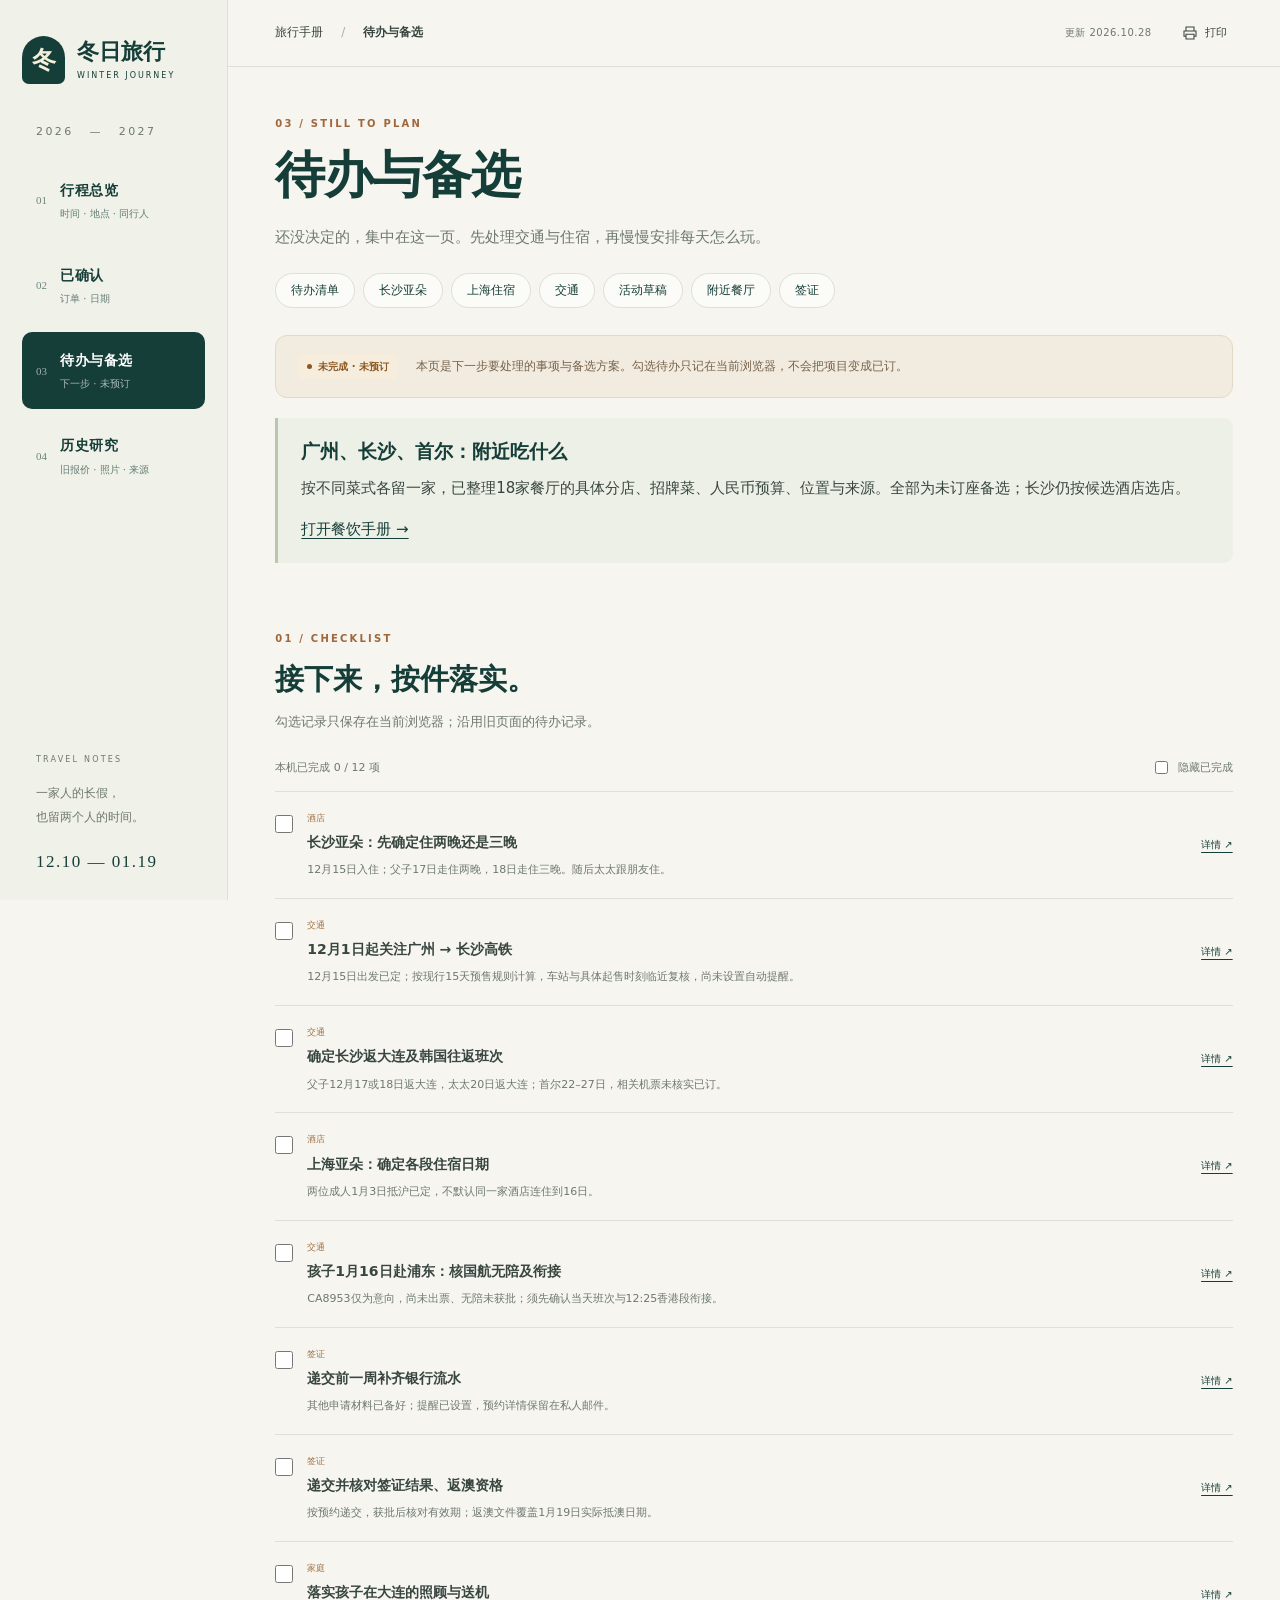
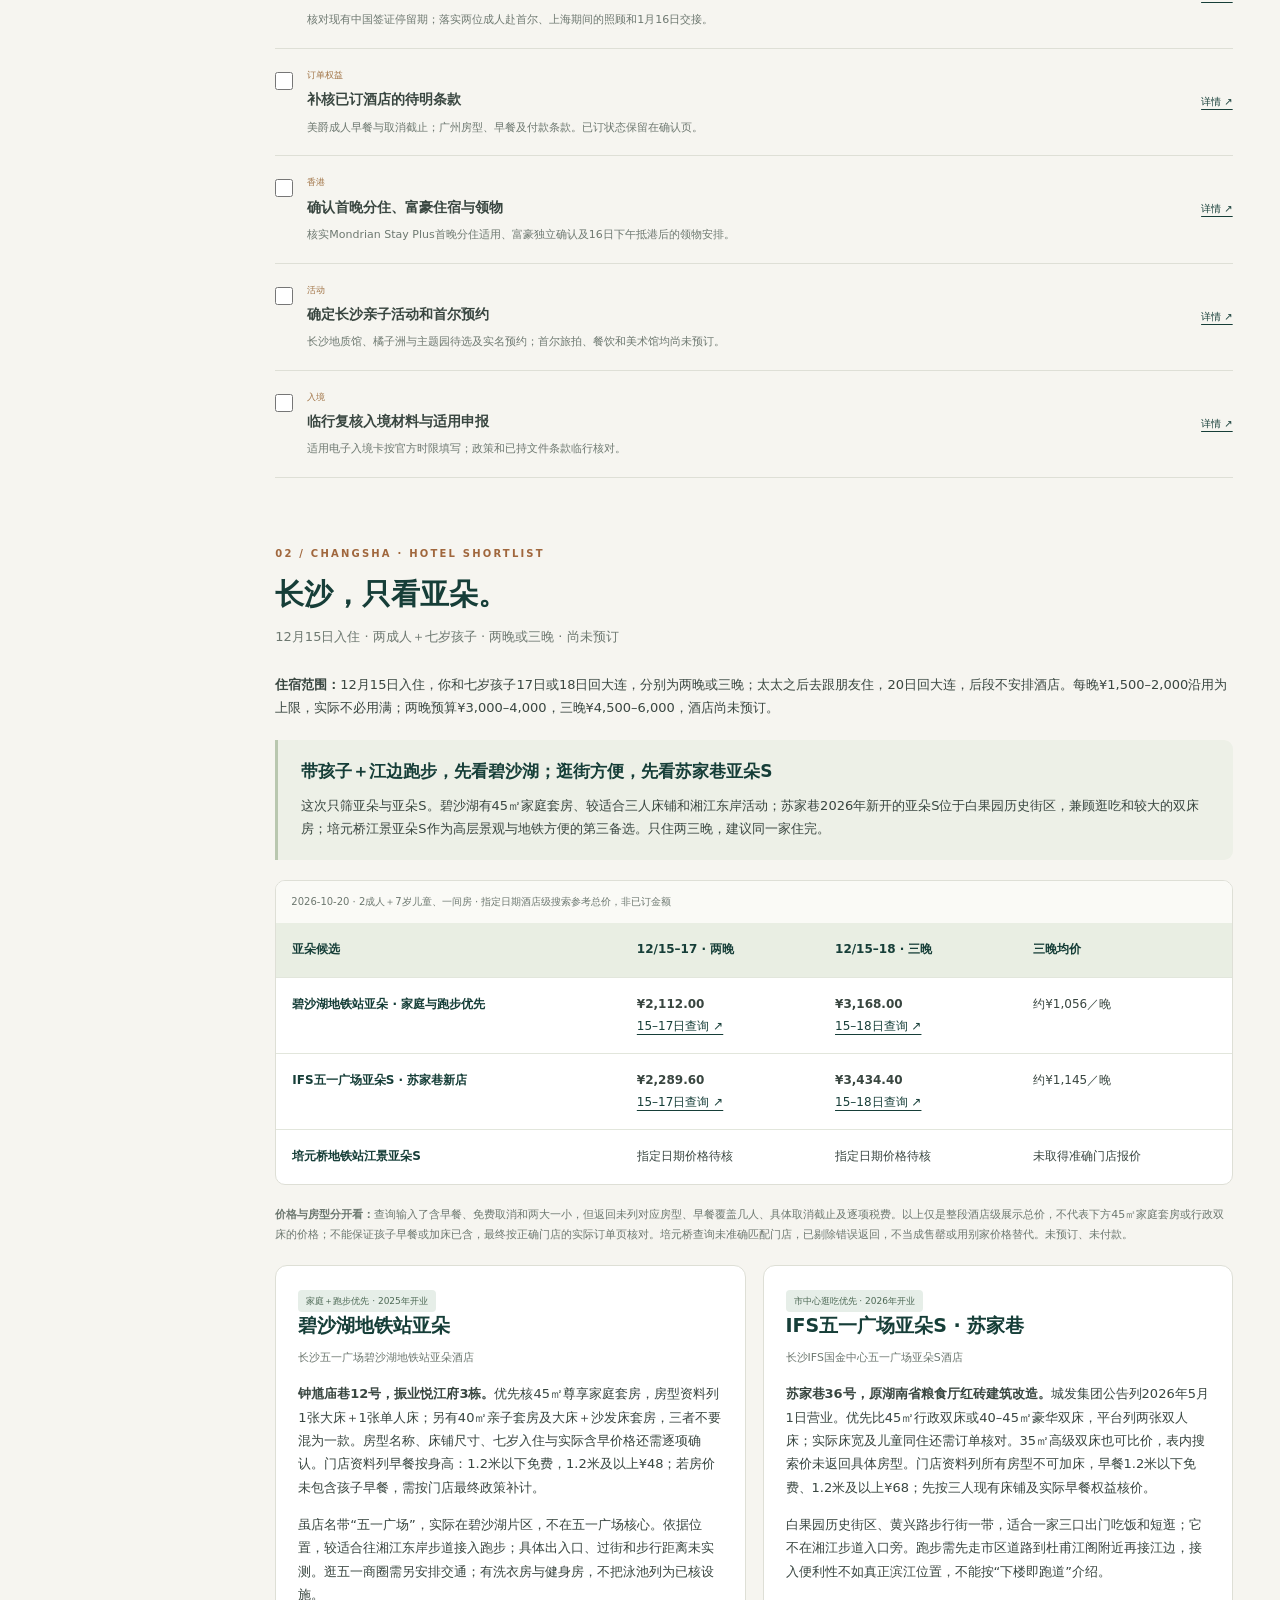
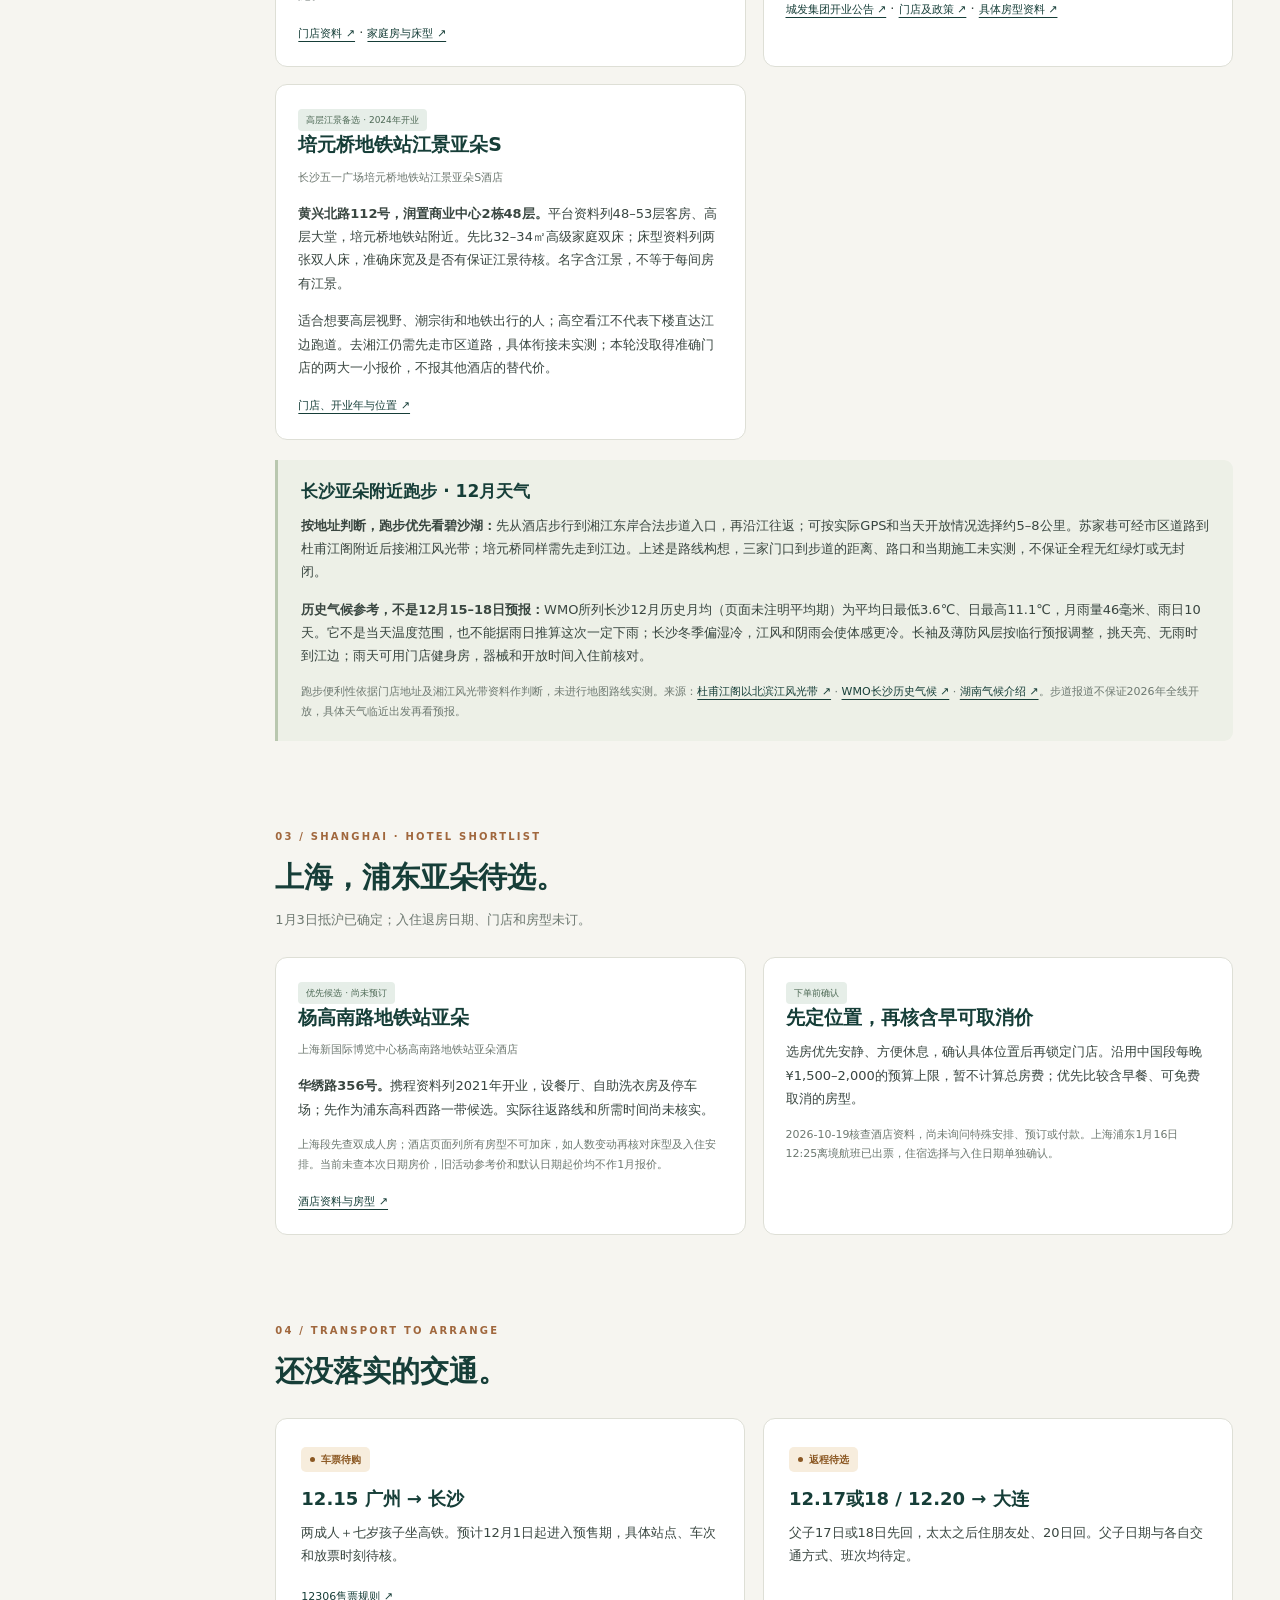
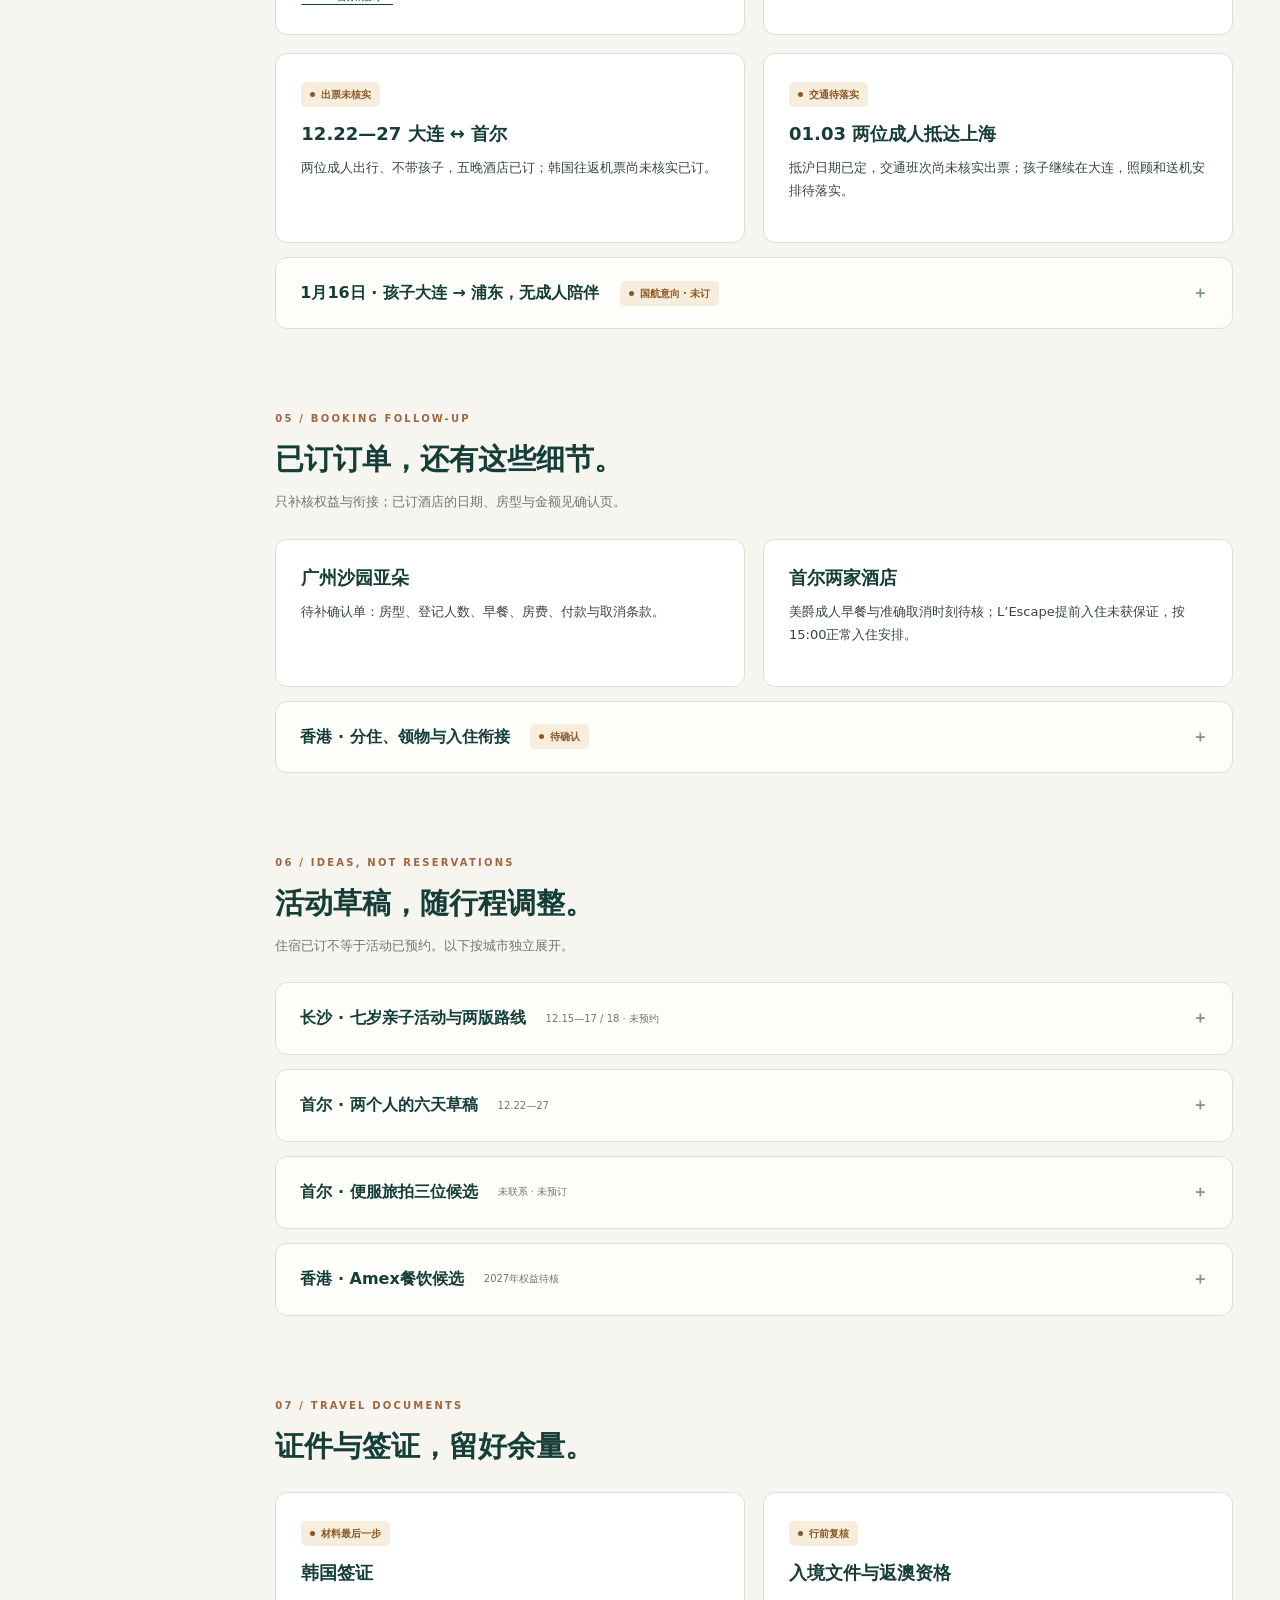
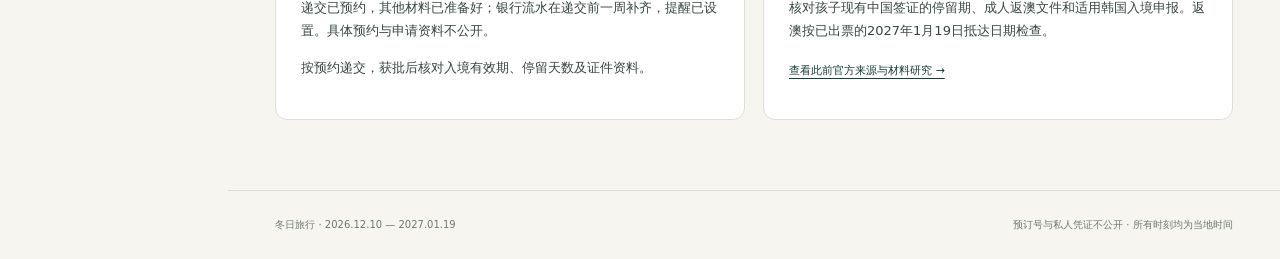
<file: winter-2026/planning.html>
<!DOCTYPE html>

<html lang="zh-CN"><head><meta charset="utf-8"/><meta content="width=device-width,initial-scale=1" name="viewport"/><meta content="#173e38" name="theme-color"/><meta content="冬日旅行2026—2027：已确认订单、待办与备选、历史研究分开查看。" name="description"/><link href="favicon.svg" rel="icon" type="image/svg+xml"/><title>待办与备选 · 冬日旅行 2026—2027</title><link href="style.css?v=20261020-redesign1" rel="stylesheet"/><script defer="" src="app.js?v=20261020-redesign1"></script></head>
<body data-page="planning"><a class="skip" href="#main">跳到主要内容</a>
<aside class="sidebar"><a class="brand" href="index.html"><span aria-hidden="true" class="brand-mark">冬</span><span>冬日旅行<small>WINTER JOURNEY</small></span></a><div class="side-period">2026 <span>—</span> 2027</div><nav aria-label="页面分类" class="page-nav"><a class="nav-item" href="index.html"><span class="nav-number">01</span><span><b>行程总览</b><small>时间 · 地点 · 同行人</small></span></a><a class="nav-item" href="bookings.html"><span class="nav-number">02</span><span><b>已确认</b><small>订单 · 日期</small></span></a><a aria-current="page" class="nav-item active" href="planning.html"><span class="nav-number">03</span><span><b>待办与备选</b><small>下一步 · 未预订</small></span></a><a class="nav-item" href="research.html"><span class="nav-number">04</span><span><b>历史研究</b><small>旧报价 · 照片 · 来源</small></span></a></nav><div class="sidebar-bottom"><span class="small-label">TRAVEL NOTES</span><p>一家人的长假，<br/>也留两个人的时间。</p><span class="sidebar-date">12.10 — 01.19</span></div></aside>
<div class="workspace"><header class="topbar"><span>旅行手册 <span class="crumb">/</span> <b>待办与备选</b></span><div class="top-actions"><span class="updated">更新 2026.10.28</span><button aria-label="打印当前页面" class="print-button" id="print" type="button"><svg aria-hidden="true" fill="none" height="16" stroke="currentColor" stroke-width="1.6" viewbox="0 0 24 24" width="16"><path d="M6 9V3h12v6M6 17H3V9h18v8h-3M6 14h12v7H6z"></path></svg><span>打印</span></button></div></header>
<main id="main"><div class="page-intro"><p class="eyebrow">03 / STILL TO PLAN</p><h1>待办与备选</h1><p class="intro-text">还没决定的，集中在这一页。先处理交通与住宿，再慢慢安排每天怎么玩。</p></div><nav aria-label="本页目录" class="section-nav"><a href="#tasks">待办清单</a><a href="#changsha-hotels">长沙亚朵</a><a href="#shanghai-hotels">上海住宿</a><a href="#transport">交通</a><a href="#activities">活动草稿</a><a href="#restaurants">附近餐厅</a><a href="#visa">签证</a></nav>
<div class="planning-banner"><span class="status pending">未完成 · 未预订</span><p>本页是下一步要处理的事项与备选方案。勾选待办只记在当前浏览器，不会把项目变成已订。</p></div>
<aside class="note" id="restaurants"><h3>广州、长沙、首尔：附近吃什么</h3><p>按不同菜式各留一家，已整理18家餐厅的具体分店、招牌菜、人民币预算、位置与来源。全部为未订座备选；长沙仍按候选酒店选店。</p><a href="dining.html">打开餐饮手册 →</a></aside>
<section id="tasks"><div class="section-heading"><span class="eyebrow">01 / CHECKLIST</span><h2>接下来，按件落实。</h2><p>勾选记录只保存在当前浏览器；沿用旧页面的待办记录。</p></div><div class="task-toolbar"><span aria-live="polite" id="progress" role="status"></span><label class="hide-completed"><input id="hide-completed" type="checkbox"/> 隐藏已完成</label></div><div id="checklist"><div class="task-row"><label class="task"><input data-task="hotels-changsha" type="checkbox"/><span><small>酒店</small><b>长沙亚朵：先确定住两晚还是三晚</b><span class="task-description">12月15日入住；父子17日走住两晚，18日走住三晚。随后太太跟朋友住。</span></span></label><a aria-label="查看长沙亚朵：先确定住两晚还是三晚" class="task-detail" href="#changsha-hotels">详情 ↗</a></div><div class="task-row"><label class="task"><input data-task="changsha-highspeed-ticket" type="checkbox"/><span><small>交通</small><b>12月1日起关注广州 → 长沙高铁</b><span class="task-description">12月15日出发已定；按现行15天预售规则计算，车站与具体起售时刻临近复核，尚未设置自动提醒。</span></span></label><a aria-label="查看12月1日起关注广州 → 长沙高铁" class="task-detail" href="#transport">详情 ↗</a></div><div class="task-row"><label class="task"><input data-task="transport-changsha" type="checkbox"/><span><small>交通</small><b>确定长沙返大连及韩国往返班次</b><span class="task-description">父子12月17或18日返大连，太太20日返大连；首尔22–27日，相关机票未核实已订。</span></span></label><a aria-label="查看确定长沙返大连及韩国往返班次" class="task-detail" href="#transport">详情 ↗</a></div><div class="task-row"><label class="task"><input data-task="shanghai-hotel" type="checkbox"/><span><small>酒店</small><b>上海亚朵：确定各段住宿日期</b><span class="task-description">两位成人1月3日抵沪已定，不默认同一家酒店连住到16日。</span></span></label><a aria-label="查看上海亚朵：确定各段住宿日期" class="task-detail" href="#shanghai-hotels">详情 ↗</a></div><div class="task-row"><label class="task"><input data-task="child-pudong-um" type="checkbox"/><span><small>交通</small><b>孩子1月16日赴浦东：核国航无陪及衔接</b><span class="task-description">CA8953仅为意向，尚未出票、无陪未获批；须先确认当天班次与12:25香港段衔接。</span></span></label><a aria-label="查看孩子1月16日赴浦东：核国航无陪及衔接" class="task-detail" href="#pudong-reunion">详情 ↗</a></div><div class="task-row"><label class="task"><input data-task="documents" type="checkbox"/><span><small>签证</small><b>递交前一周补齐银行流水</b><span class="task-description">其他申请材料已备好；提醒已设置，预约详情保留在私人邮件。</span></span></label><a aria-label="查看递交前一周补齐银行流水" class="task-detail" href="#visa">详情 ↗</a></div><div class="task-row"><label class="task"><input data-task="visa-result" type="checkbox"/><span><small>签证</small><b>递交并核对签证结果、返澳资格</b><span class="task-description">按预约递交，获批后核对有效期；返澳文件覆盖1月19日实际抵澳日期。</span></span></label><a aria-label="查看递交并核对签证结果、返澳资格" class="task-detail" href="#visa">详情 ↗</a></div><div class="task-row"><label class="task"><input data-task="child-visa-care" type="checkbox"/><span><small>家庭</small><b>落实孩子在大连的照顾与送机</b><span class="task-description">核对现有中国签证停留期；落实两位成人赴首尔、上海期间的照顾和1月16日交接。</span></span></label><a aria-label="查看落实孩子在大连的照顾与送机" class="task-detail" href="#transport">详情 ↗</a></div><div class="task-row"><label class="task"><input data-task="seoul-hotels-confirmed" type="checkbox"/><span><small>订单权益</small><b>补核已订酒店的待明条款</b><span class="task-description">美爵成人早餐与取消截止；广州房型、早餐及付款条款。已订状态保留在确认页。</span></span></label><a aria-label="查看补核已订酒店的待明条款" class="task-detail" href="#booking-followup">详情 ↗</a></div><div class="task-row"><label class="task"><input data-task="hongkong-hotel" type="checkbox"/><span><small>香港</small><b>确认首晚分住、富豪住宿与领物</b><span class="task-description">核实Mondrian Stay Plus首晚分住适用、富豪独立确认及16日下午抵港后的领物安排。</span></span></label><a aria-label="查看确认首晚分住、富豪住宿与领物" class="task-detail" href="#hongkong-arrangements">详情 ↗</a></div><div class="task-row"><label class="task"><input data-task="activities-changsha" type="checkbox"/><span><small>活动</small><b>确定长沙亲子活动和首尔预约</b><span class="task-description">长沙地质馆、橘子洲与主题园待选及实名预约；首尔旅拍、餐饮和美术馆均尚未预订。</span></span></label><a aria-label="查看确定长沙亲子活动和首尔预约" class="task-detail" href="#changsha">详情 ↗</a></div><div class="task-row"><label class="task"><input data-task="arrival" type="checkbox"/><span><small>入境</small><b>临行复核入境材料与适用申报</b><span class="task-description">适用电子入境卡按官方时限填写；政策和已持文件条款临行核对。</span></span></label><a aria-label="查看临行复核入境材料与适用申报" class="task-detail" href="#visa">详情 ↗</a></div></div><p class="empty-state" hidden="" id="tasks-empty">当前待办已全部勾选完成。已订信息仍以确认页记录为准。</p></section>
<section id="changsha-hotels"><div class="section-heading"><span class="eyebrow">02 / CHANGSHA · HOTEL SHORTLIST</span><h2>长沙，只看亚朵。</h2><p>12月15日入住 · 两成人＋七岁孩子 · 两晚或三晚 · 尚未预订</p></div><div class="reference-content">
<p><b>住宿范围：</b>12月15日入住，你和七岁孩子17日或18日回大连，分别为两晚或三晚；太太之后去跟朋友住，20日回大连，后段不安排酒店。每晚¥1,500–2,000沿用为上限，实际不必用满；两晚预算¥3,000–4,000，三晚¥4,500–6,000，酒店尚未预订。</p>
<aside class="note"><h3>带孩子＋江边跑步，先看碧沙湖；逛街方便，先看苏家巷亚朵S</h3><p>这次只筛亚朵与亚朵S。碧沙湖有45㎡家庭套房、较适合三人床铺和湘江东岸活动；苏家巷2026年新开的亚朵S位于白果园历史街区，兼顾逛吃和较大的双床房；培元桥江景亚朵S作为高层景观与地铁方便的第三备选。只住两三晚，建议同一家住完。</p></aside>
<div aria-label="可横向滚动的详细表格" class="table-scroll" role="region" tabindex="0"><table class="quotes"><caption>2026-10-20 · 2成人＋7岁儿童、一间房 · 指定日期酒店级搜索参考总价，非已订金额</caption><thead><tr><th>亚朵候选</th><th>12/15–17 · 两晚</th><th>12/15–18 · 三晚</th><th>三晚均价</th></tr></thead><tbody><tr><th>碧沙湖地铁站亚朵 · 家庭与跑步优先</th><td><b>¥2,112.00</b><br/><a href="https://www.booking.com/hotel/cn/chang-sha-wu-yi-yan-chang-bi-sha-hu-di-tie-zhan-ya-duo-jiu-dian.html?aid=2438770&amp;checkin=2026-12-15&amp;checkout=2026-12-17&amp;no_rooms=1&amp;group_adults=2&amp;group_children=1&amp;age=7&amp;selected_currency=CNY" rel="noopener noreferrer" target="_blank">15–17日查询 ↗</a></td><td><b>¥3,168.00</b><br/><a href="https://www.booking.com/hotel/cn/chang-sha-wu-yi-yan-chang-bi-sha-hu-di-tie-zhan-ya-duo-jiu-dian.html?aid=2438770&amp;checkin=2026-12-15&amp;checkout=2026-12-18&amp;no_rooms=1&amp;group_adults=2&amp;group_children=1&amp;age=7&amp;selected_currency=CNY" rel="noopener noreferrer" target="_blank">15–18日查询 ↗</a></td><td>约¥1,056／晚</td></tr><tr><th>IFS五一广场亚朵S · 苏家巷新店</th><td><b>¥2,289.60</b><br/><a href="https://www.booking.com/hotel/cn/chang-sha-ifsguo-jin-zhong-xin-wu-yi-yan-chang-ya-duo-sjiu-dian.html?aid=2438770&amp;checkin=2026-12-15&amp;checkout=2026-12-17&amp;no_rooms=1&amp;group_adults=2&amp;group_children=1&amp;age=7&amp;selected_currency=CNY" rel="noopener noreferrer" target="_blank">15–17日查询 ↗</a></td><td><b>¥3,434.40</b><br/><a href="https://www.booking.com/hotel/cn/chang-sha-ifsguo-jin-zhong-xin-wu-yi-yan-chang-ya-duo-sjiu-dian.html?aid=2438770&amp;checkin=2026-12-15&amp;checkout=2026-12-18&amp;no_rooms=1&amp;group_adults=2&amp;group_children=1&amp;age=7&amp;selected_currency=CNY" rel="noopener noreferrer" target="_blank">15–18日查询 ↗</a></td><td>约¥1,145／晚</td></tr><tr><th>培元桥地铁站江景亚朵S</th><td>指定日期价格待核</td><td>指定日期价格待核</td><td>未取得准确门店报价</td></tr></tbody></table></div>
<p class="small"><b>价格与房型分开看：</b>查询输入了含早餐、免费取消和两大一小，但返回未列对应房型、早餐覆盖几人、具体取消截止及逐项税费。以上仅是整段酒店级展示总价，不代表下方45㎡家庭套房或行政双床的价格；不能保证孩子早餐或加床已含，最终按正确门店的实际订单页核对。培元桥查询未准确匹配门店，已剔除错误返回，不当成售罄或用别家价格替代。未预订、未付款。</p>
<div class="grid two">
<article class="hotel"><span class="pill">家庭＋跑步优先 · 2025年开业</span><h3>碧沙湖地铁站亚朵</h3><p class="latin">长沙五一广场碧沙湖地铁站亚朵酒店</p><p><b>钟馗庙巷12号，振业悦江府3栋。</b>优先核45㎡尊享家庭套房，房型资料列1张大床＋1张单人床；另有40㎡亲子套房及大床＋沙发床套房，三者不要混为一款。房型名称、床铺尺寸、七岁入住与实际含早价格还需逐项确认。门店资料列早餐按身高：1.2米以下免费，1.2米及以上¥48；若房价未包含孩子早餐，需按门店最终政策补计。</p><p>虽店名带“五一广场”，实际在碧沙湖片区，不在五一广场核心。依据位置，较适合往湘江东岸步道接入跑步；具体出入口、过街和步行距离未实测。逛五一商圈需另安排交通；有洗衣房与健身房，不把泳池列为已核设施。</p><a href="https://hotels.ctrip.com/hotels/127700933.html" rel="noopener noreferrer" target="_blank">门店资料 ↗</a> · <a href="https://my.trip.com/hotels/changsha-hotel-detail-127700933/yaduo-hotel-bishahu-subway-station-wuyi-square-changsha/" rel="noopener noreferrer" target="_blank">家庭房与床型 ↗</a></article>
<article class="hotel"><span class="pill">市中心逛吃优先 · 2026年开业</span><h3>IFS五一广场亚朵S · 苏家巷</h3><p class="latin">长沙IFS国金中心五一广场亚朵S酒店</p><p><b>苏家巷36号，原湖南省粮食厅红砖建筑改造。</b>城发集团公告列2026年5月1日营业。优先比45㎡行政双床或40–45㎡豪华双床，平台列两张双人床；实际床宽及儿童同住还需订单核对。35㎡高级双床也可比价，表内搜索价未返回具体房型。门店资料列所有房型不可加床，早餐1.2米以下免费、1.2米及以上¥68；先按三人现有床铺及实际早餐权益核价。</p><p>白果园历史街区、黄兴路步行街一带，适合一家三口出门吃饭和短逛；它不在湘江步道入口旁。跑步需先走市区道路到杜甫江阁附近再接江边，接入便利性不如真正滨江位置，不能按“下楼即跑道”介绍。</p><a href="https://www.csudgroup.com/portal/article/index/navId/61/id/3827/cid/44.html" rel="noopener noreferrer" target="_blank">城发集团开业公告 ↗</a> · <a href="https://hotels.ctrip.com/hotels/134400127.html" rel="noopener noreferrer" target="_blank">门店及政策 ↗</a> · <a href="https://sg.trip.com/hotels/changsha-hotel-detail-134400127/atour-s-hotel-changsha-ifs-wuyi-square/" rel="noopener noreferrer" target="_blank">具体房型资料 ↗</a></article>
<article class="hotel"><span class="pill">高层江景备选 · 2024年开业</span><h3>培元桥地铁站江景亚朵S</h3><p class="latin">长沙五一广场培元桥地铁站江景亚朵S酒店</p><p><b>黄兴北路112号，润置商业中心2栋48层。</b>平台资料列48–53层客房、高层大堂，培元桥地铁站附近。先比32–34㎡高级家庭双床；床型资料列两张双人床，准确床宽及是否有保证江景待核。名字含江景，不等于每间房有江景。</p><p>适合想要高层视野、潮宗街和地铁出行的人；高空看江不代表下楼直达江边跑道。去湘江仍需先走市区道路，具体衔接未实测；本轮没取得准确门店的两大一小报价，不报其他酒店的替代价。</p><a href="https://hotels.ctrip.com/hotels/120577991.html" rel="noopener noreferrer" target="_blank">门店、开业年与位置 ↗</a></article></div>
<aside class="note" id="changsha-running-weather"><h3>长沙亚朵附近跑步 · 12月天气</h3><p><b>按地址判断，跑步优先看碧沙湖：</b>先从酒店步行到湘江东岸合法步道入口，再沿江往返；可按实际GPS和当天开放情况选择约5–8公里。苏家巷可经市区道路到杜甫江阁附近后接湘江风光带；培元桥同样需先走到江边。上述是路线构想，三家门口到步道的距离、路口和当期施工未实测，不保证全程无红绿灯或无封闭。</p><p><b>历史气候参考，不是12月15–18日预报：</b>WMO所列长沙12月历史月均（页面未注明平均期）为平均日最低3.6℃、日最高11.1℃，月雨量46毫米、雨日10天。它不是当天温度范围，也不能据雨日推算这次一定下雨；长沙冬季偏湿冷，江风和阴雨会使体感更冷。长袖及薄防风层按临行预报调整，挑天亮、无雨时到江边；雨天可用门店健身房，器械和开放时间入住前核对。</p><p class="small">跑步便利性依据门店地址及湘江风光带资料作判断，未进行地图路线实测。来源：<a href="https://www.hunan.gov.cn/hnszf/hnyw/jdt2/201910/t20191014_10482630.html" rel="noopener noreferrer" target="_blank">杜甫江阁以北滨江风光带 ↗</a> · <a href="https://worldweather.wmo.int/en/city.html?cityId=554" rel="noopener noreferrer" target="_blank">WMO长沙历史气候 ↗</a> · <a href="https://www.hunan.gov.cn/jxxx/hngk/hngk.html" rel="noopener noreferrer" target="_blank">湖南气候介绍 ↗</a>。步道报道不保证2026年全线开放，具体天气临近出发再看预报。</p></aside>
</div></section>
<section id="shanghai-hotels"><div class="section-heading"><span class="eyebrow">03 / SHANGHAI · HOTEL SHORTLIST</span><h2>上海，浦东亚朵待选。</h2><p>1月3日抵沪已确定；入住退房日期、门店和房型未订。</p></div><div class="reference-content"><div class="grid two"><article class="hotel"><span class="pill">优先候选 · 尚未预订</span><h3>杨高南路地铁站亚朵</h3><p class="latin">上海新国际博览中心杨高南路地铁站亚朵酒店</p><p><b>华绣路356号。</b>携程资料列2021年开业，设餐厅、自助洗衣房及停车场；先作为浦东高科西路一带候选。实际往返路线和所需时间尚未核实。</p><p class="small">上海段先查双成人房；酒店页面列所有房型不可加床，如人数变动再核对床型及入住安排。当前未查本次日期房价，旧活动参考价和默认日期起价均不作1月报价。</p><a href="https://hotels.ctrip.com/hotels/83333185.html" rel="noopener noreferrer" target="_blank">酒店资料与房型 ↗</a></article><article class="hotel"><span class="pill">下单前确认</span><h3>先定位置，再核含早可取消价</h3><p>选房优先安静、方便休息，确认具体位置后再锁定门店。沿用中国段每晚¥1,500–2,000的预算上限，暂不计算总房费；优先比较含早餐、可免费取消的房型。</p><p class="small">2026-10-19核查酒店资料，尚未询问特殊安排、预订或付款。上海浦东1月16日12:25离境航班已出票，住宿选择与入住日期单独确认。</p></article></div></div></section>
<section id="transport"><div class="section-heading"><span class="eyebrow">04 / TRANSPORT TO ARRANGE</span><h2>还没落实的交通。</h2></div><div class="planning-grid"><article><span class="status pending">车票待购</span><h3>12.15 广州 → 长沙</h3><p>两成人＋七岁孩子坐高铁。预计12月1日起进入预售期，具体站点、车次和放票时刻待核。</p><a href="https://kyfw.12306.cn/otn/gonggao/saleTicketMeans.html?linktypeid=means5" rel="noopener noreferrer" target="_blank">12306售票规则 ↗</a></article><article><span class="status pending">返程待选</span><h3>12.17或18 / 12.20 → 大连</h3><p>父子17日或18日先回，太太之后住朋友处、20日回。父子日期与各自交通方式、班次均待定。</p></article><article><span class="status pending">出票未核实</span><h3>12.22—27 大连 ↔ 首尔</h3><p>两位成人出行、不带孩子，五晚酒店已订；韩国往返机票尚未核实已订。</p></article><article><span class="status pending">交通待落实</span><h3>01.03 两位成人抵达上海</h3><p>抵沪日期已定，交通班次尚未核实出票；孩子继续在大连，照顾和送机安排待落实。</p></article></div><details class="planning-detail" id="pudong-reunion"><summary><span>1月16日 · 孩子大连 → 浦东，无成人陪伴</span><span class="status pending">国航意向 · 未订</span></summary><div class="reference-content"><h3>1月16日浦东会合 · 已选CA8953作为意向</h3><p><b>用户选择国航CA8953方向，尚未出票、无陪服务尚未获批。</b>目前冬季周六排班参考为07:50大连出发、09:55抵达浦东T2。父母在航司指定地点持证接回孩子，再一起办理12:25的HX237赴香港；不要求航司办理跨公司无陪中转。</p><div aria-label="可横向滚动的详细表格" class="table-scroll" role="region" tabindex="0"><table class="quotes"><caption>10月19日核查 · 中国当地时间；用户选择与核实状态分列</caption><thead><tr><th>候选</th><th>大连→浦东</th><th>至12:25起飞</th><th>当前状态</th></tr></thead><tbody><tr><th>用户意向 CA8953 · CA代码</th><td>周六冬季参考07:50→09:55 · T2</td><td>2小时30分</td><td>大连航空官网将该航班列入其航线；按实际承运方办理无陪。国航官网1/16查询及一次刷新均显示“查询无结果”，未取得当天售票结果，不等于确认停飞、售罄或无陪满额；具体班次、儿童总价及无陪名额仍待95583确认。</td></tr><tr><th>保留备选 CZ6521 · 南航</th><td>07:00→09:10 · T2</td><td>3小时15分</td><td>南航官网指定日期普通查询已查到排班，尚未预订；专用无陪查询要求登录，未核无陪库存。</td></tr><tr><th>其他备选 MU5662 · 东航</th><td>冬季参考07:25→09:25 · T1</td><td>3小时</td><td>仅有效期覆盖目标日的季节排班参考，未查到当天官网结果；还需考虑T1到T2的接驳。</td></tr></tbody></table></div><p><b>CA8953的衔接：</b>若按09:55到达，距12:25起飞有2小时30分；港航官网当前列浦东T2起飞前50分钟关闭值机，即11:35，实际到达至截止仅1小时40分。09:55不是接领完成时刻，还需下机、交接、行李和香港段值机。双方均为T2有利于接驳，但这是一段偏紧的衔接，尚不能保证可行；请向实际承运方确认交接地点及预计所需时间，并提前到场，不把11:35当接机目标。国内段与港航段分开安排，不假定行李直挂或误机保障。</p><p><b>无陪服务待确认：</b>大连航空现行运输总条件支持5至未满12岁儿童事先申请无陪服务，受名额限制；其官方客服为95583。申请时明确“1月16日CA8953、大连→浦东单程无陪、七岁、父母在浦东接回后陪同乘12:25港航”，核对实际承运方、护照受理、儿童总价、无陪名额、送机亲属授权、交接地点及办理时限。国航通用须知列前一天16:00前申请、至少提前120分钟到始发机场，但本班须由95583确认适用规则；不能直接把通用国航收费、份数或时限当作大连航空已确认条款。</p><p class="small">来源：<a href="https://www.airchina.com.cn/flight/oneway/dlc-pvg/2027-01-16" rel="noopener noreferrer" target="_blank">国航1/16查询 ↗</a> · <a href="https://www.flight.info/CA8953" rel="noopener noreferrer" target="_blank">CA8953冬季排班参考 ↗</a> · <a href="https://www.dalianair-china.com/cphfw/fwgg/03/686887.shtml" rel="noopener noreferrer" target="_blank">大连航空航线说明 ↗</a> · <a href="https://m.airchina.com.cn/c/invoke/ystjnextpage/yunshutianjiandl@pgzhcn" rel="noopener noreferrer" target="_blank">大连航空现行运输条件 ↗</a> · <a href="https://www.dalianair-china.com/cphfw/fwgg/09/235328.shtml" rel="noopener noreferrer" target="_blank">大连航空客服与旅客须知 ↗</a> · <a href="https://webresource.airchina.com.cn/zh-CN/content/service/special_traveller/kid/" rel="noopener noreferrer" target="_blank">国航通用无陪办理须知 ↗</a> · <a href="https://content.hongkongairlines.com/en_US/airport-information/worldwide/airportinfo" rel="noopener noreferrer" target="_blank">港航浦东柜台截止 ↗</a> · <a href="https://www.flight.info/MU5662" rel="noopener noreferrer" target="_blank">MU冬季排班参考 ↗</a>。未联系航司、未提交个人资料、未申请或预订。</p></div></details></section>
<section id="booking-followup"><div class="section-heading"><span class="eyebrow">05 / BOOKING FOLLOW-UP</span><h2>已订订单，还有这些细节。</h2><p>只补核权益与衔接；已订酒店的日期、房型与金额见确认页。</p></div><div class="planning-grid"><article><h3>广州沙园亚朵</h3><p>待补确认单：房型、登记人数、早餐、房费、付款与取消条款。</p></article><article><h3>首尔两家酒店</h3><p>美爵成人早餐与准确取消时刻待核；L’Escape提前入住未获保证，按15:00正常入住安排。</p></article></div><details class="planning-detail" id="hongkong-arrangements"><summary><span>香港 · 分住、领物与入住衔接</span><span class="status pending">待确认</span></summary><div class="detail-body"><ol><li><b>Mondrian首晚分住：</b>会员本人16日办理入住、当晚去富豪过夜，太太与孩子留住；17日晚再同住。是否符合Stay Plus要求，需酒店单独确认。</li><li><b>富豪九龙：</b>马拉松套餐已付款，独立酒店确认邮件尚未核实；套餐列16日15:00起入住（视供应）、17日14:00退房。</li><li><b>领物：</b>官方列1月13–16日，12月下旬发领物邮件、1月上旬预约。已购航班16日15:30抵港，需确认结束时间或合法代领安排。</li></ol><div class="source-links"><a href="https://www.hkmarathon.com/run-stay-food-room-package" rel="noopener noreferrer" target="_blank">官方套餐 ↗</a><a href="https://www.hkmarathon.com/important-dates" rel="noopener noreferrer" target="_blank">领物日期 ↗</a><a href="https://etqk82p44vf.exactdn.com/wp-content/uploads/2026/05/18181144/ALL-Accor-Explorer-Terms-and-Conditions_Updated_19May2026.pdf" rel="noopener noreferrer" target="_blank">Stay Plus条款 ↗</a></div></div></details></section>
<section id="activities"><div class="section-heading"><span class="eyebrow">06 / IDEAS, NOT RESERVATIONS</span><h2>活动草稿，随行程调整。</h2><p>住宿已订不等于活动已预约。以下按城市独立展开。</p></div><details class="planning-detail" id="changsha"><summary><span>长沙 · 七岁亲子活动与两版路线</span><small>12.15—17 / 18 · 未预约</small></summary><div class="reference-content">
<aside class="note"><b>本轮建议 · 2026-10-20：</b>以“地质博物馆＋橘子洲短游”为基础；如18日才走，17日再加一个海洋主题园。每天一个主项目，留出午餐与休息，不把多个大馆或两个乐园连着赶。以下游玩时长是安排建议，十二月门票、节目及临时开放仍需复核。</aside>
<aside class="note"><b>高铁购票待办：</b>12月15日广州→长沙日期已确定，车票待购。按目前12306的15天预售期（含当天），预计12月1日起售；出发站、车次和具体起售时刻待选，临近再核对。<a href="https://kyfw.12306.cn/otn/gonggao/saleTicketMeans.html" rel="noopener noreferrer" target="_blank">12306官方售票规则 ↗</a> · <a href="https://hzfw.12306.cn/zgzfw/resources/web/qssjcx.html" rel="noopener noreferrer" target="_blank">车站起售时间查询 ↗</a></aside>
<div aria-label="可横向滚动的详细表格" class="table-scroll" role="region" tabindex="0"><table class="quotes"><caption>长沙分段安排 · 15日到达日期已定，交通待购</caption><thead><tr><th>时间</th><th>你与孩子</th><th>太太</th></tr></thead><tbody><tr><th>12月15–17日</th><td colspan="2">一家三口在长沙同游；15日高铁抵达。</td></tr><tr><th>12月17日或18日</th><td>一成人＋七岁孩子回大连，具体日期与班次待定。</td><td>继续留长沙，之后去跟朋友住；后段不安排酒店。</td></tr><tr><th>12月20日</th><td>已在大连，具体到达日取决于17／18日选择。</td><td>独自回大连；班次未定。</td></tr></tbody></table></div>
<h3>优先候选 · 根据孩子兴趣选，不是全部必去</h3>
<div aria-label="可横向滚动的亲子活动比较" class="table-scroll" role="region" tabindex="0"><table class="quotes"><caption>2026-10-20新核查 · 两成人＋七岁孩子 · 全部未购票／未预约</caption><thead><tr><th>地点与优先级</th><th>怎么带孩子玩</th><th>冬季与预约要点</th></tr></thead><tbody>
<tr><th>首选：湖南省地质博物馆</th><td>恐龙、古生物化石与彩色矿物比较直观。建议1.5–2小时，只挑生命演化和矿物宝石，不必逐厅看完。</td><td>室内为主，适合雨冷天。主管厅确认官方微信有预约、讲解及活动入口；常规周一闭馆的规则来自旧公告，当前具体开放小时有版本差异，建议上午去并临行核馆方日历。护照预约操作尚未核清。</td></tr>
<tr><th>长沙特色：橘子洲＋观光小火车</th><td>晴天安排1.5–2.5小时；坐小火车到洲头、短走后返回，减少长距离步行。</td><td>官方2026年9月攻略：景区免费但实名预约，可提前3天；小火车全程40元、单程25元。儿童优惠另核。地铁2号线橘子洲站可到；阴雨或江风大时换室内项目。</td></tr>
<tr><th>有完整一天：长沙湘江海洋王国</th><td>原“湘江欢乐海洋”，位于大王山；建议5–6小时，看海洋／极地动物，按当日节目选一两场，不追所有项目。</td><td>大型主题园，包含室外路段，不是全室内雨天馆。往返市中心的交通需另留时间。十二月两大一小票价、儿童身高分档和设备限制未核到完整现行表，七岁不等于所有设施都可玩。</td></tr>
<tr><th>雨天备选：湖南省科学技术馆</th><td>偏动手与科学互动，建议1.5–2小时；优先一楼及二楼数理区，影院看实际场次。</td><td>官网当前仅部分恢复：A馆一楼、二楼数理与特效影院开放，二至三楼海陆空主题仍施工。2026年8月馆方调整消息称周一、周二闭馆，故不排12/15；16–18日只作待复核备选。</td></tr>
<tr><th>兴趣替换：长沙湘江冰雪世界</th><td>原“欢乐雪域”，建议仅选约2小时娱雪，连同交通、换装按半天安排。若孩子特别想玩雪，可替换海洋王国。</td><td>官方确认室内全年约零下5℃；逐项身高、装备包含范围及十二月票价待核。之后还去大连，本次无需因冬季而必排人工雪；海洋与冰雪两园选一个。</td></tr>
</tbody></table></div>
<p class="small">地质馆“深海生灵”临展官方写展期至2026年12月，未给结束日期，不能保证12/16仍在；它是可能的额外内容，不作为行程核心。地质馆与科技馆同在省府片区，但仍建议二选一。</p>
<h3>按17日或18日离开，分别安排</h3>
<div class="day-list">
<article class="day"><div class="day-date"><small>DAY 01</small><b>12.15 周二</b></div><div><h3>高铁到长沙 · 入住与附近晚餐</h3><p>广州→长沙日期已确定，车次、站点和抵达时刻待订。只安排入住、吃饭和短逛；不预订必须赶到的景点。科技馆与简牍博物馆不排在这天。</p></div></article>
<article class="day"><div class="day-date"><small>DAY 02</small><b>12.16 周三</b></div><div><h3>上午地质馆 · 下午视天气短游橘子洲</h3><p>上午预留约2小时看恐龙与矿石；午饭后休息，晴天再去橘子洲坐小火车，短走即可。如果天气差，留在酒店或就近室内活动；不强行再补一个大馆。</p><p class="small">两处不在同一片区，中间需留接驳和休息，具体路线等酒店与预约时段确定再排。若孩子明显偏好动物或游乐，也可将今天整天替换为海洋王国。</p></div></article>
<article class="day"><div class="day-date"><small>17日离开</small><b>两晚方案</b></div><div><h3>12.17以返程为主</h3><p>16日是唯一完整游玩日，保留地质馆＋天气允许的橘子洲即可。17日按航班／车次退房和出发，最多就近吃饭短逛，不排大王山乐园。太太之后与朋友同住，20日独自回大连。</p></div></article>
<article class="day"><div class="day-date"><small>18日离开</small><b>三晚方案</b></div><div><h3>12.17海洋王国一天 · 12.18返程</h3><p>17日作为第二个完整亲子日，去长沙湘江海洋王国，交通与园内参观占一天；18日退房、回大连。若偏好少坐车或当天雨冷，17日改科技馆半天＋酒店休息；特别想玩雪再用冰雪世界替换海洋园。</p></div></article>
</div>
<details><summary>其他备选，以及本次不优先的地方</summary><div class="detail-body"><p><b>湖南博物院／湖南省博物馆：</b>孩子喜欢历史、考古故事再选90–120分钟马王堆短路线。常规周二至周日9:00–17:00、16:00停止入馆；馆方2025年攻略写提前7天、不含当天，每晚20:00放新一天票。护照可预约，14岁及以下由成人实名代约，成人也需预约；临行再核最新规则。省博与烈士公园已于2026年4月连通，可出馆后短逛公园，但不额外排成赶场日。</p><p><b>长沙海底世界：</b>位于开福区三一大道501号，与大王山的湘江海洋王国是两家不同园区。园方确认有极地海洋馆、科教萌宠馆、儿童区及室内淘气堡；如孩子更喜欢水族馆，可作半天替换，仍有户外区域，冬季设施开放和票价另核，两家海洋园不重复去。</p><p><b>岳麓山：</b>适合晴天选山脚爱晚亭、湖南大学周边2–3小时轻走，不把登顶作为孩子任务。新索道已于2025年恢复，但本次日期运行仍需核。岳麓书院的未成年人免费条款限定中国公民，使用外国护照不能直接套用。</p><p><b>简牍博物馆、世界之窗、电影小镇、远郊方特：</b>本次不优先。简牍馆周二休，且文字与历史门槛较高；其余需要更多整段时间或偏重户外、拍照，不如先把一个馆＋一个喜欢的游乐日玩轻松。</p></div></details>
<aside class="note"><b>临行要落实：</b>先定17日还是18日返程，再选一个主题园／馆展；核馆方十二月日历、孩子身高对应的票种、护照预约方式和成人陪同。中国签证不等于场馆免预约。当前没有购买不可退门票，也没有代为预约。</aside>
<p class="small">本轮来源：<a href="https://zrzyt.hunan.gov.cn/zrzyt/kepu/202504/t20250424_33652748.html" rel="noopener noreferrer" target="_blank">地质馆官方预约系统</a> · <a href="https://zrzyt.hunan.gov.cn/zrzyt/xxgk/gzdt/zhxw_1/202609/t20260930_34075474.html" rel="noopener noreferrer" target="_blank">地质馆2026年9月临展公告</a> · <a href="https://www.hnstm.org.cn/" rel="noopener noreferrer" target="_blank">科技馆当前改造状态</a> · <a href="https://www.hunantoday.cn/news/xhn/202608/33599500.html" rel="noopener noreferrer" target="_blank">科技馆2026年8月时间调整</a> · <a href="https://whhlyt.hunan.gov.cn/whhlyt/news/sxxw/202609/t20260923_34070837.html" rel="noopener noreferrer" target="_blank">橘子洲官方攻略</a> · <a href="https://tour.rednet.cn/content/646045/97/15596020.html" rel="noopener noreferrer" target="_blank">文旅长沙／园方更名与项目介绍</a> · <a href="https://www.cshdsj.com.cn/" rel="noopener noreferrer" target="_blank">长沙海底世界官网</a> · <a href="https://hunan.ifeng.com/c/8muVl8naEY6" rel="noopener noreferrer" target="_blank">湖南博物院自署预约攻略</a> · <a href="https://wwj.hunan.gov.cn/wwj/c100310/c100313/202604/t20260415_33954897.html" rel="noopener noreferrer" target="_blank">省博与烈士公园连通</a> · <a href="https://ylsy.hnu.edu.cn/wbly/cgdn/ylxz.htm" rel="noopener noreferrer" target="_blank">岳麓书院游览须知</a> · <a href="https://www.chinajiandu.cn/News/Details/fw" rel="noopener noreferrer" target="_blank">简牍馆服务页</a>。政策与节目以参观日馆方公告为准。</p>
</div></details>
<details class="planning-detail" id="seoul"><summary><span>首尔 · 两个人的六天草稿</span><small>12.22—27</small></summary><div class="detail-body"><p>咖啡、美术馆、购物与酒店休息。每天一个主要片区，场馆开放及餐饮预约临行核对。</p><div id="days"><article class="day"><div class="day-date"><small>DAY 01</small><b>12.22 · 周二</b></div><div><h3>到达 · 安顿下来</h3><p>大连飞首尔，按实际抵达机场安排接送，入住已订龙山美爵Junior Suite大床房。入住后只在酒店周边吃晚饭，早点休息。</p><p class="small">美爵15:00起入住，成人早餐权益待核；接送按实际航班机场落实。</p></div></article><article class="day"><div class="day-date"><small>DAY 02</small><b>12.23 · 周三</b></div><div><h3>景福宫周边 · 西村</h3><p>上午短逛宫殿或光化门周边，下午西村咖啡与小店。当天只围绕一个片区。</p><p class="small">此日为周三；宫殿开放时间和预约临近核对。</p></div></article><article class="day"><div class="day-date"><small>DAY 03</small><b>12.24 · 周四</b></div><div><h3>汉南洞 · Leeum</h3><p>美术馆＋汉南洞小店，晚餐选一家想认真吃的餐厅。展览和餐位提前核对。</p><p class="small">平安夜当天换酒店：美爵11:00前退房，前往已订L’Escape Corner套房，询问行李寄存后再安排活动。正常15:00起入住；12:00–13:00提前入住申请未获保证，晚餐与展馆预约待落实。</p></div></article><article class="day"><div class="day-date"><small>DAY 04</small><b>12.25 · 周五</b></div><div><h3>圣诞慢日 · 酒店与晚餐</h3><p>睡到自然醒，酒店早餐、休息或自费 SPA；傍晚短逛明洞及百货周边。</p><p class="small">已在L’Escape Corner套房连住，无需换酒店；早餐包含。25–27日人流可能集中，SPA与餐饮可约情况待查。</p></div></article><article class="day"><div class="day-date"><small>DAY 05</small><b>12.26 · 周六</b></div><div><h3>圣水洞 · 咖啡与设计小店</h3><p>晚出门，选两三家店慢逛；不为打卡横穿全城。冷了就进咖啡馆。</p><p class="small">周末热门店会排队；如人多，换酒店周边购物或休息。</p></div></article><article class="day"><div class="day-date"><small>DAY 06</small><b>12.27 · 周日</b></div><div><h3>首尔 → 大连</h3><p>在L’Escape吃已含早餐，11:00前退房；按实际机票前往机场、飞回大连。到达后以休息和交接孩子为主。</p><p class="small">韩国比中国快一小时；以机票上的当地时间为准。</p></div></article></div></div></details><details class="planning-detail" id="seoul-photos"><summary><span>首尔 · 便服旅拍三位候选</span><small>未联系 · 未预订</small></summary><div class="reference-content"><div class="grid three">
<article><span class="pill">优先比较 · 单人人像与咖啡馆</span><h3>01 / 吴嘻嘻📷</h3><p class="small">小红书号 myselfkxi · 女摄</p><p><b>我看到的：</b>狎鸥亭咖啡馆作品有窗边喝咖啡、室内站姿和街头便服人像，暖色室内与城市环境结合；更偏韩系时尚人像，摆姿感比涂梦旅人更明显。</p><p><b>适合这次：</b>优先看太太是否喜欢她的单人效果，再要求减少固定姿势，留出走路、喝咖啡的自然瞬间。我的首选方向是狎鸥亭一片街区＋咖啡馆。</p><p class="small">简介自述“在韩十年女摄”、韩国首尔；属于作者自述。“是嘻嘻呀!📷”简介明确指向吴嘻嘻，合并为同一位，不重复计数。夫妻完整客片、十二月穿大衣客片、套餐与交付均待确认。</p><p><a href="https://www.xiaohongshu.com/user/profile/5cd3e6f2000000001102492d?xsec_token=ABlc4zyCFYvLFlGdcRQ6UgbXbfJCQx4J8BYLYp-fz0FcU=&amp;xsec_source=pc_user" rel="noopener noreferrer" target="_blank">原作者主页 ↗</a><br/><a href="https://www.xiaohongshu.com/user/profile/5cd3e6f2000000001102492d/6a9ecd44000000002700a885?xsec_token=ABsD9o5wguGXypTzY2nYV9mPEUb54p7hiZzdu1IiSatIE=&amp;xsec_source=pc_user" rel="noopener noreferrer" target="_blank">狎鸥亭咖啡馆原帖 ↗</a><br/><a href="https://www.xiaohongshu.com/search_result/6aa2ae40000000002900ff9a?xsec_token=ABS10hHCl18-THd1aHadIG8f-1nmPp1GZ-0H_qbRMgajQ=&amp;xsec_source=" rel="noopener noreferrer" target="_blank">狎鸥亭街拍原帖 ↗</a></p></article>
<article><span class="pill">优先比较 · 自然夫妻互动</span><h3>02 / 摄影师Sea杰</h3><p class="small">小红书号 49396561647 · 独立摄影</p><p><b>我看到的：</b>汉南洞情侣组有笑着对视、靠近拥抱的近景，背景保留街区和日光；北村便服母女作品表情轻松。清晰的相机人像和互动，比单纯打卡机位更适合两个人留纪念。</p><p><b>适合这次：</b>如果希望夫妻合照占比更高，优先比较他。汉南洞短距离街拍与酒店附近室内休息结合，单人人像比例需先沟通。</p><p class="small">简介自述常驻首尔、主页作品本人实拍、纪实与私人定制；原帖有相机及拍摄地点说明，原创归属仅按作者声明记录。现有样片多为暖季，不能当成十二月效果保证。报价与档期未公开核实。</p><p><a href="https://www.xiaohongshu.com/user/profile/5c6981f700000000100392e3?xsec_token=ABPCe1vYdoZJHYqkzUhT6SBUMMcO6mMEFM2HtWVHGPDhU=&amp;xsec_source=pc_user" rel="noopener noreferrer" target="_blank">原作者主页 ↗</a><br/><a href="https://www.xiaohongshu.com/user/profile/5c6981f700000000100392e3/6ac11a77000000000d009b52?xsec_token=ABlj4TQgRfUpaAglEIXMDsxS40RNUx9tYnUn1M-cU9ac4=&amp;xsec_source=pc_user" rel="noopener noreferrer" target="_blank">汉南洞情侣原帖 ↗</a><br/><a href="https://www.xiaohongshu.com/search_result/6a3ece65000000000d00bc00?xsec_token=ABIjAlrpEkkeqfp-6_ckA4_NHXhXzauMG3S3lBmx7Xmgg=&amp;xsec_source=" rel="noopener noreferrer" target="_blank">北村便服原帖 ↗</a></p></article>
<article><span class="pill">第三备选 · 手机／CCD生活感</span><h3>03 / 来点蒜泥_</h3><p class="small">完整昵称：来点蒜泥_（首尔陪拍版）<br/>小红书号 Seoul_city · 女摄／陪拍</p><p><b>我看到的：</b>北村与汉南洞客片视频展示便服回头、路边坐姿等生活感人像，像有人陪你逛街时顺手记录。质感比前两位更偏手机／CCD风格，不能与相机人像按同一种标准比较。</p><p><b>适合这次：</b>如果喜欢轻松旅行记录，可保留；如果更重视一套稳定、精致的人像成片，先看前两位。夫妻客片证据较少，需要补看完整双人作品。</p><p class="small">作者价目说明两小时起拍、换地点与迟到算进时间，交通、门票另计，定金及取消条款须确认。已看到的是九月及10–11月宣传，不能当成12/22–27有效报价。简介列首尔／上海／无锡，十二月是否在首尔待问。</p><p><a href="https://www.xiaohongshu.com/user/profile/5fedccc40000000001006173?xsec_token=ABoaq4qrDAR73-Rr_ZJzVUWtw8hdXoqzl_aAwdy81UcPg=&amp;xsec_source=pc_user" rel="noopener noreferrer" target="_blank">原作者主页 ↗</a><br/><a href="https://www.xiaohongshu.com/user/profile/5fedccc40000000001006173/6ab4f776000000000a0262b4?xsec_token=ABbrhoVZYxNf0L9KyQk_Qk2fsGWzDzd7TaYkP8_byQ5Zc=&amp;xsec_source=pc_user" rel="noopener noreferrer" target="_blank">北村生活感客片 ↗</a><br/><a href="https://www.xiaohongshu.com/user/profile/5fedccc40000000001006173/6abbabf7000000001800473f?xsec_token=ABYKLnynTDnrR9UkqmGOSIENHxywH6IhOSbJ2Xtq1G_VQ=&amp;xsec_source=pc_user" rel="noopener noreferrer" target="_blank">汉南洞客片 ↗</a><br/><a href="https://www.xiaohongshu.com/search_result/6a8692cc000000002500c0bd?xsec_token=ABVyc80m_ZDPwBDdhL8ZT6bSNB6T3Y0AlJ8v50VCQRSiY=&amp;xsec_source=" rel="noopener noreferrer" target="_blank">公开价目及注意事项 ↗</a></p></article>
</div><aside class="note"><b>我的建议：</b>先让太太看吴嘻嘻的咖啡馆组，再看Sea杰的情侣组。两位分别对应“单人人像更精致”和“夫妻互动更多”；第三位作为生活感陪拍备选。建议在12/23或12/24白天留约两小时，只选一个街区＋一个室内点，不安排全天户外拍摄；这是建议，尚未占用档期。</aside><details><summary>询价前需要补齐的内容</summary><div class="detail-body"><p>统一需求：两成人、不带孩子、不穿韩服；以太太单人便服为主，少量夫妻互动，自然肤色，轻修图；请提供普通客人完整一组及十二月大衣／室内作品。</p><p>确认12/22–27具体可拍日、本人是否到场、两人总价及币种、相机或手机设备、拍摄与移动时间、底片与精修数量、交付期限、交通及咖啡馆费用、室内商业拍摄许可、天气替代、定金退款和照片公开授权。未经同意不默认可把客片用于宣传。</p></div></details><p class="small">核查范围：吴嘻嘻咖啡馆组第1–4张（其中第3张为空间）、街拍组第2张；Sea杰汉南洞情侣组第1–3张、北村组第1张；来点蒜泥北村与汉南洞客片视频可见画面、公开价目和注意事项。没有浏览三位全部历史作品，也未独立核验每张图片的版权归属。原帖链接可能需小红书登录或App打开；作品只链接原帖，不转载照片。</p></div></details><details class="planning-detail" id="hongkong-dining"><summary><span>香港 · Amex餐饮候选</span><small>2027年权益待核</small></summary><div class="reference-content"><h3>香港 · Amex A$200海外餐饮额度候选</h3><p><b>先核日期：</b>按澳洲Personal Platinum主卡的Abroad Dining Credit研究。2026-10-16官方权益页仍列有效至2026年12月31日，而香港行程是2027年1月16–18日；尚未核实2027续期，不能保证这次可抵A$200。2026未用额度不能结转。账户是否已登记及剩余额度本轮未查看。</p><p>下列五家已在Amex澳洲官方香港参与名单逐店核到；名单及菜单可能变化，1月出行前仍需复核。步行时间仅根据公开地址估算，未经地图路线实测；Angelini与滩万所在九龍香格里拉也靠近富豪九龙。</p><div aria-label="可横向滚动的详细表格" class="table-scroll" role="region" tabindex="0"><table class="quotes"><caption>现行参与餐厅 · 从Mondrian出发的步行估计 · 未预订</caption><thead><tr><th>餐厅</th><th>位置／步行</th><th>适合这次的原因与现行价格</th></tr></thead><tbody><tr><th><a href="https://aqua.com.hk/menus/lunch/" rel="noopener noreferrer" target="_blank">aqua ↗</a></th><td>17/F H Zentre, 15 Middle Road<br/>约5–10分钟</td><td>优先看海景午餐。现行周一至周四两道HK$298、三道HK$388，另加10%；两成人三道含服务费HK$853.60，孩子、饮料和加价菜另计。</td></tr><tr><th><a href="https://www.shangri-la.com/hongkong/kowloonshangrila/dining/restaurants/angelini/" rel="noopener noreferrer" target="_blank">Angelini ↗</a></th><td>Mezzanine, Kowloon Shangri-La, 64 Mody Road<br/>约8–12分钟</td><td>九龍香格里拉的意大利餐厅，意粉、鱼及肉类选择适合家庭慢慢吃；靠近富豪九龙，现行晚市18:30开始。1月菜单及价格待复核。</td></tr><tr><th><a href="https://www.shangri-la.com/hongkong/kowloonshangrila/dining/restaurants/nadaman/" rel="noopener noreferrer" target="_blank">Nadaman (Kowloon Shangri-la) ↗</a></th><td>Lower Level II, Kowloon Shangri-La, 64 Mody Road<br/>约8–12分钟</td><td>同在九龍香格里拉，选择定食、天妇罗及熟食较方便；核对的是九龙分店，不是金钟港岛分店。1月菜单及价格待复核。</td></tr><tr><th><a href="https://www.marcopolohotels.com/en/marco-polo-hongkong-hotel/dining/cucina" rel="noopener noreferrer" target="_blank">Cucina ↗</a></th><td>6/F Marco Polo Hongkong Hotel, 3 Canton Road<br/>约15–20分钟</td><td>海港城马哥孛罗香港酒店6楼，意大利菜与海景，可结合逛商场；酒店官方说明有儿童菜单及儿童椅。稍远，1月价格待复核。</td></tr><tr><th><a href="https://www.peninsula.com/en/hong-kong/hotel-fine-dining/spring-moon-cantonese" rel="noopener noreferrer" target="_blank">Spring Moon ↗</a></th><td>1/F The Peninsula Hong Kong, Salisbury Road<br/>约10–15分钟</td><td>半岛酒店1楼粤菜，想吃点心可优先看午市；属于精致酒店餐厅，1月点菜预算及儿童安排待确认，不标作已含额度的一餐。</td></tr></tbody></table></div><p><b>我的优先安排：</b>如果2027权益延续，先看1月18日周一aqua午餐，吃完再取寄存行李、衔接22:35航班；现行午餐12:00–15:00。比赛日17日则以休息和晚饭为主，Angelini可作就近晚餐备选，具体餐位与1月营业未确认。</p><p><b>aqua周日亲子早午餐可作备选：</b>现行成人HK$588＋10%，两成人HK$1,293.60；官网现列周日儿童免费，七岁在现行年龄范围内，饮料与特别主菜加价。最晚入座13:30，与你17日比赛后回酒店洗漱、换酒店衔接较紧，因此不作为默认安排；2027价格、儿童政策及订位仍待确认。</p><p><b>正确付款：</b>先在符合资格的主卡登记权益，用该主卡在餐厅直接结账；酒店内餐厅也要单独刷卡，不挂房账。附属卡付款、餐券与预付订金不按可返现计算。返现上限按实际合资格澳元入账，不是HK$200；本轮未登记权益、订座或付款。</p><p><a href="https://www.americanexpress.com/en-au/benefits/diningbenefit/" rel="noopener noreferrer" target="_blank">Amex澳洲官方参与名单 ↗</a> · <a href="https://www.americanexpress.com/en-au/credit-cards/membership-benefits/the-platinum-card/dining/" rel="noopener noreferrer" target="_blank">额度与截止日条款 ↗</a> · <a href="https://aqua.com.hk/wp-content/uploads/2022/01/2026_AQ_RomaKyoto-Set-Lunch_Oct.pdf" rel="noopener noreferrer" target="_blank">aqua现行午餐菜单 ↗</a> · <a href="https://aqua.com.hk/menus/brunch/" rel="noopener noreferrer" target="_blank">aqua现行周日亲子早午餐 ↗</a></p></div></details></section>
<section id="visa"><div class="section-heading"><span class="eyebrow">07 / TRAVEL DOCUMENTS</span><h2>证件与签证，留好余量。</h2></div><div class="planning-grid"><article><span class="status pending">材料最后一步</span><h3>韩国签证</h3><p>递交已预约，其他材料已准备好；银行流水在递交前一周补齐，提醒已设置。具体预约与申请资料不公开。</p><p>按预约递交，获批后核对入境有效期、停留天数及证件资料。</p></article><article><span class="status pending">行前复核</span><h3>入境文件与返澳资格</h3><p>核对孩子现有中国签证的停留期、成人返澳文件和适用韩国入境申报。返澳按已出票的2027年1月19日抵达日期检查。</p><a href="research.html#visa-reference">查看此前官方来源与材料研究 →</a></article></div></section>
</main>
<footer><span>冬日旅行 · 2026.12.10 — 2027.01.19</span><span>预订号与私人凭证不公开 · 所有时刻均为当地时间</span></footer></div></body></html>
</file>
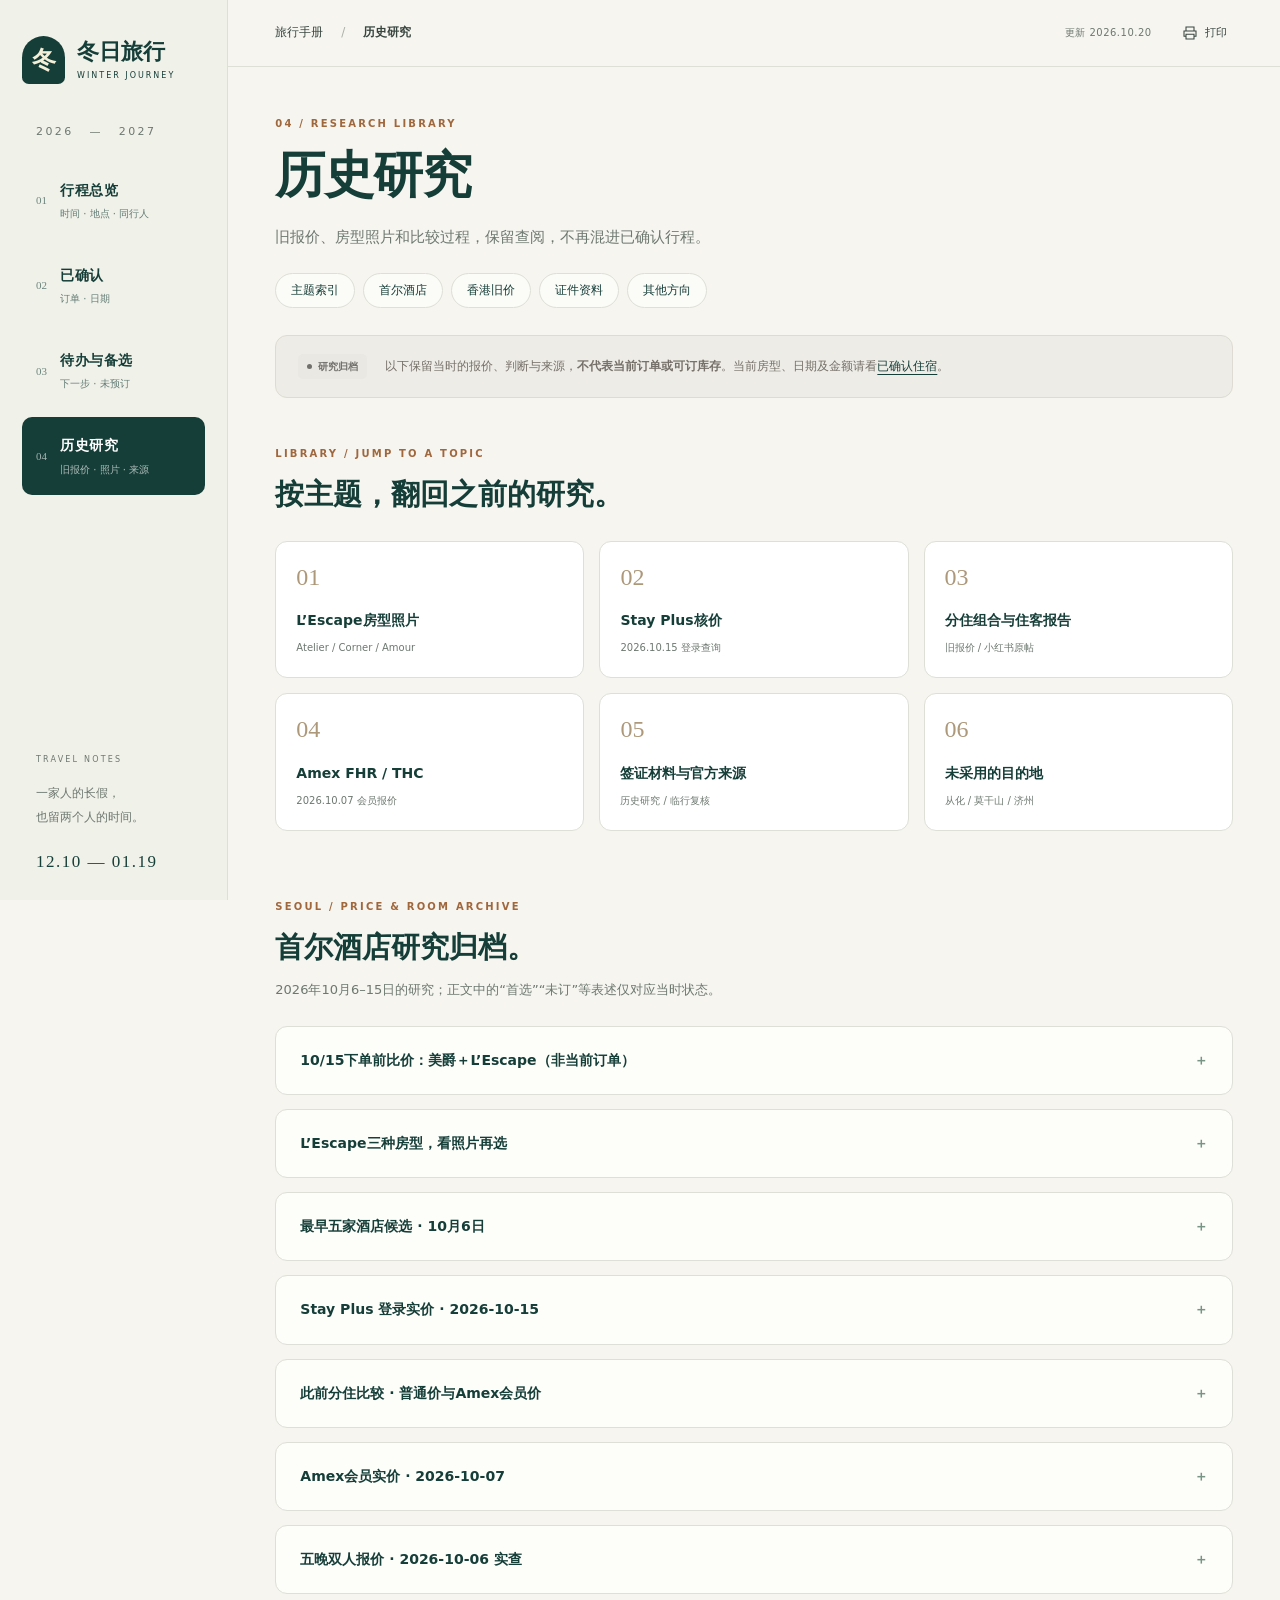
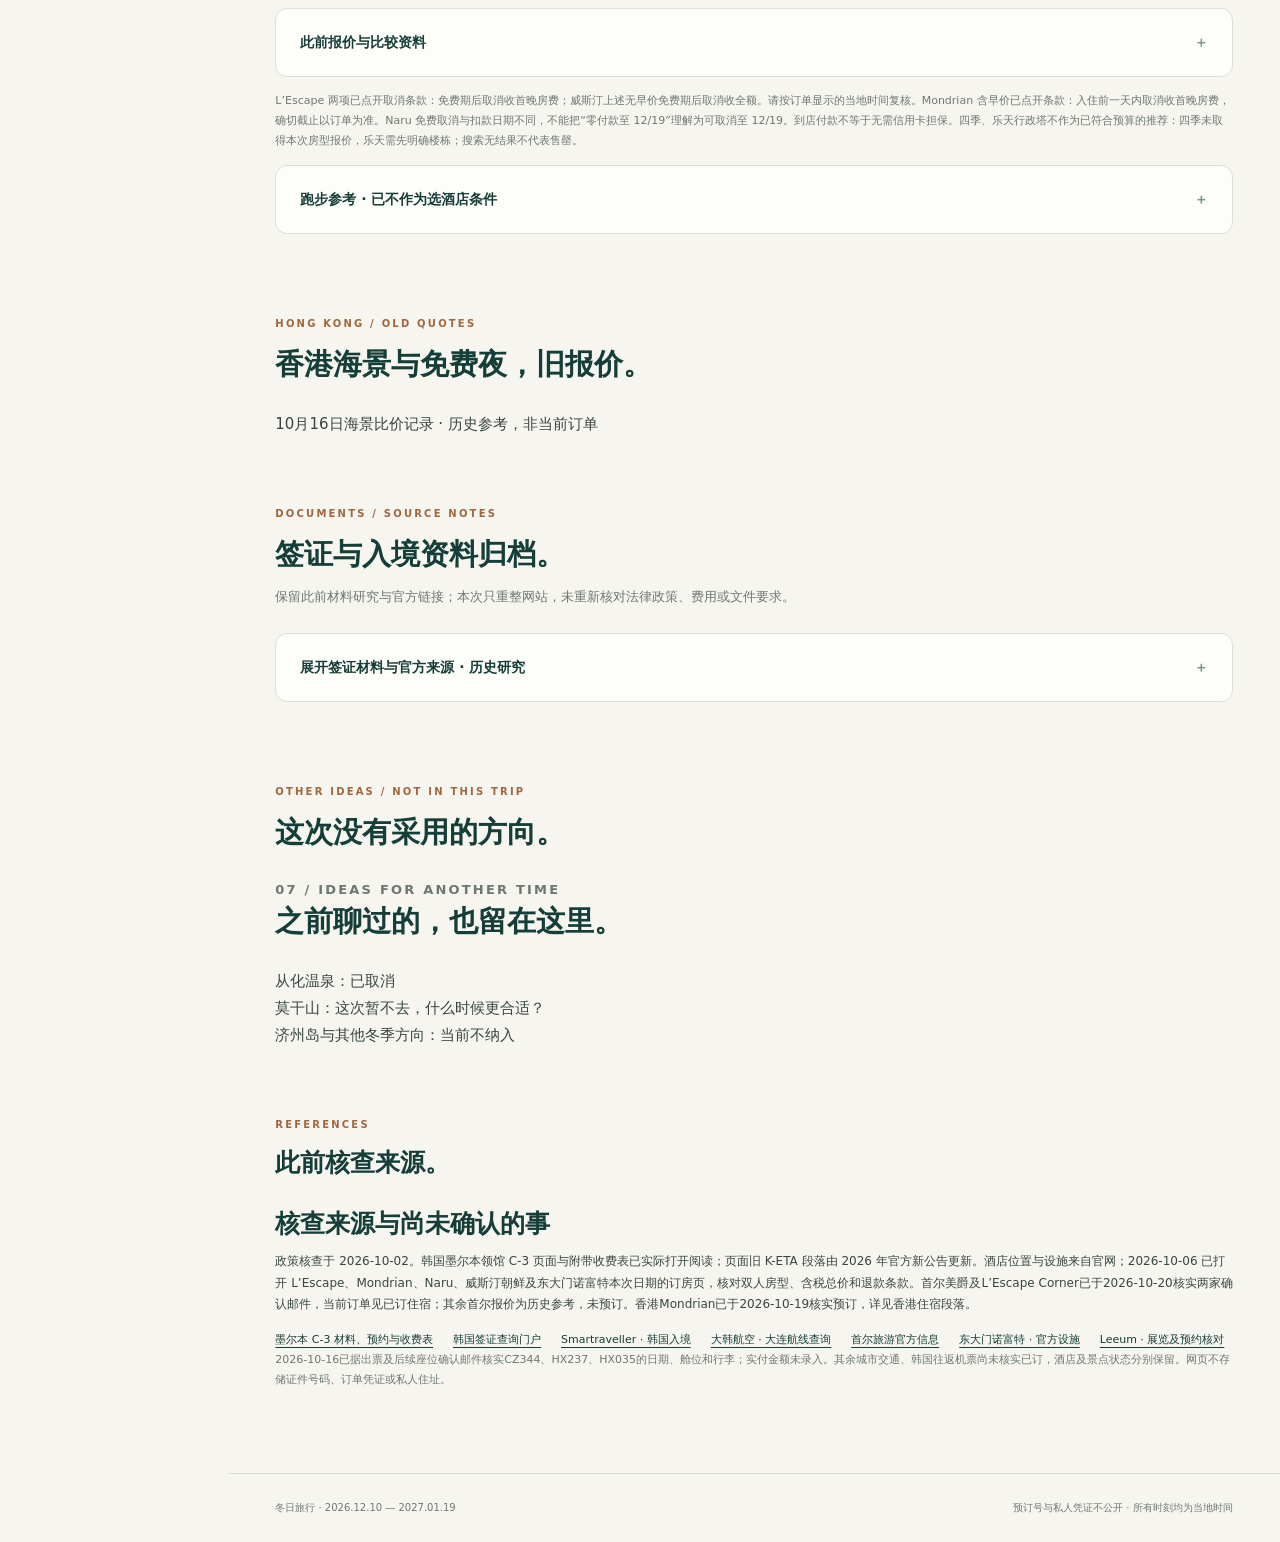
<file: winter-2026/research.html>
<!DOCTYPE html>

<html lang="zh-CN"><head><meta charset="utf-8"/><meta content="width=device-width,initial-scale=1" name="viewport"/><meta content="#173e38" name="theme-color"/><meta content="冬日旅行2026—2027：已确认订单、待办与备选、历史研究分开查看。" name="description"/><link href="favicon.svg" rel="icon" type="image/svg+xml"/><title>历史研究 · 冬日旅行 2026—2027</title><link href="style.css?v=20261020-redesign1" rel="stylesheet"/><script defer="" src="app.js?v=20261020-redesign1"></script></head>
<body data-page="research"><a class="skip" href="#main">跳到主要内容</a>
<aside class="sidebar"><a class="brand" href="index.html"><span aria-hidden="true" class="brand-mark">冬</span><span>冬日旅行<small>WINTER JOURNEY</small></span></a><div class="side-period">2026 <span>—</span> 2027</div><nav aria-label="页面分类" class="page-nav"><a class="nav-item" href="index.html"><span class="nav-number">01</span><span><b>行程总览</b><small>时间 · 地点 · 同行人</small></span></a><a class="nav-item" href="bookings.html"><span class="nav-number">02</span><span><b>已确认</b><small>订单 · 日期</small></span></a><a class="nav-item" href="planning.html"><span class="nav-number">03</span><span><b>待办与备选</b><small>下一步 · 未预订</small></span></a><a aria-current="page" class="nav-item active" href="research.html"><span class="nav-number">04</span><span><b>历史研究</b><small>旧报价 · 照片 · 来源</small></span></a></nav><div class="sidebar-bottom"><span class="small-label">TRAVEL NOTES</span><p>一家人的长假，<br/>也留两个人的时间。</p><span class="sidebar-date">12.10 — 01.19</span></div></aside>
<div class="workspace"><header class="topbar"><span>旅行手册 <span class="crumb">/</span> <b>历史研究</b></span><div class="top-actions"><span class="updated">更新 2026.10.20</span><button aria-label="打印当前页面" class="print-button" id="print" type="button"><svg aria-hidden="true" fill="none" height="16" stroke="currentColor" stroke-width="1.6" viewbox="0 0 24 24" width="16"><path d="M6 9V3h12v6M6 17H3V9h18v8h-3M6 14h12v7H6z"></path></svg><span>打印</span></button></div></header>
<main id="main"><div class="page-intro"><p class="eyebrow">04 / RESEARCH LIBRARY</p><h1>历史研究</h1><p class="intro-text">旧报价、房型照片和比较过程，保留查阅，不再混进已确认行程。</p></div><nav aria-label="本页目录" class="section-nav"><a href="#library">主题索引</a><a href="#seoul-research-history">首尔酒店</a><a href="#hongkong-history">香港旧价</a><a href="#documents-history">证件资料</a><a href="#alternatives">其他方向</a></nav>
<div class="archive-notice"><span class="status archived">研究归档</span><p>以下保留当时的报价、判断与来源，<b>不代表当前订单或可订库存</b>。当前房型、日期及金额请看<a href="bookings.html#hotels">已确认住宿</a>。</p></div>
<section id="library"><div class="section-heading"><span class="eyebrow">LIBRARY / JUMP TO A TOPIC</span><h2>按主题，翻回之前的研究。</h2></div><div class="library-links"><a href="#lescape-photos"><span>01</span><b>L’Escape房型照片</b><small>Atelier / Corner / Amour</small></a><a href="#accor-offer"><span>02</span><b>Stay Plus核价</b><small>2026.10.15 登录查询</small></a><a href="#split-stay"><span>03</span><b>分住组合与住客报告</b><small>旧报价 / 小红书原帖</small></a><a href="#amex-fhr"><span>04</span><b>Amex FHR / THC</b><small>2026.10.07 会员报价</small></a><a href="#visa-reference"><span>05</span><b>签证材料与官方来源</b><small>历史研究 / 临行复核</small></a><a href="#alternatives"><span>06</span><b>未采用的目的地</b><small>从化 / 莫干山 / 济州</small></a></div></section>
<section id="seoul-research-history"><div class="section-heading"><span class="eyebrow">SEOUL / PRICE &amp; ROOM ARCHIVE</span><h2>首尔酒店研究归档。</h2><p>2026年10月6–15日的研究；正文中的“首选”“未订”等表述仅对应当时状态。</p></div><details class="archive-group"><summary>10/15下单前比价：美爵＋L’Escape（非当前订单）</summary><div class="archive-content"><aside class="note" id="selected-stay-quote-history"><h3>10/15下单前比价：美爵＋L’Escape（非当前订单）</h3>
<p><b>照片氛围优先看Corner Junior King Suite52㎡，三晚双早A$2,570.19；套房性价比优先看Atelier53㎡，三晚双早A$2,479.83。</b>12/22–24先住龙山美爵43㎡Junior Suite大床，用Stay Plus；12/24–27换L’Escape复古套房。两成人、不带孩子，最多搬一次酒店。方向已选，尚未预订。</p>
<div aria-label="可横向滚动的详细表格" class="table-scroll" role="region" tabindex="0"><table class="quotes"><caption>2026-10-15实查 · L’Escape后三晚升级房型与五晚合计 · AUD含税参考价</caption><thead><tr><th>12/24–27 L’Escape房型</th><th>三晚双早含税</th><th>＋美爵两晚无早482.97</th><th>美爵也另购两天双早后</th></tr></thead><tbody>
<tr class="quote-upgrade"><th>价格优先 · Atelier Junior King Suite<br/>53㎡ · 城市景 · 一张大床 · 浴缸<br/>La Maison Boutique for Two</th><td><b>A$2,479.83</b><br/>KRW2,309,450<br/>含VAT A$225.44</td><td><b>A$2,962.80</b><br/>五晚平均A$592.56</td><td><b>约A$3,150.82</b><br/>距3,500预算约余349.18</td></tr>
<tr><th>照片氛围优先 · Corner Junior King Suite<br/>52㎡ · 城市景 · 一张大床 · 浴缸<br/>La Maison Boutique for Two</th><td><b>A$2,570.19</b><br/>KRW2,393,600<br/>含VAT A$233.65</td><td><b>A$3,053.16</b></td><td><b>约A$3,241.18</b><br/>距3,500预算约余258.82</td></tr>
</tbody></table></div>
<p><b>最新取舍：</b>套房价格优先选Atelier；看完房型照片后，我更偏好Corner的窗边会客区，三晚只加A$90.36，每晚约A$30.12。两者都只承诺城市景，不保证高楼层、地标景观、双面窗或照片配色。<a href="#lescape-photos">看三种房型照片及普通大床价格 ↗</a>。</p>
<p><b>已核实的条款：</b>两款均已进入Booking“Your details”下单前页面，显示12/24入住、12/27退房、三晚、一间房、两成人，早餐包含在房价内；无需预付，到店以韩元付款。免费取消截止为<b>12/24 00:00韩国当地时间之前</b>，也就是最晚12/23当天完成取消；之后收首晚，页面折算Atelier约A$833、Corner约A$863。入住15:00起，退房11:00前。</p>
<p><b>套餐与早餐边界：</b>Atelier上表为较便宜的含早费率；同房型另有约A$2,917含餐饮九折与停车位的费率，本次不建议为这些多付约A$437。Corner上表费率列餐饮九折与一个停车位，不等于餐饮额度。房型设施页列Executive lounge access，但下午茶、Happy Hour具体餐饮、次数与时间尚未核实，不计入省钱金额。美爵全程双早另加约A$188.02，右栏因此为估算，尚未保存早餐附加项；不能拿A$563.34的“BED AND BREAKFAST”名称直接当两天双早。</p>
<p class="small">美爵A$482.97沿用同日已登录核价，公开品牌三晚规则与本账户两晚报价差异、Stay Plus有效期仍须在最终预订前核对。L’Escape普通Booking订单不附带Amex FHR／THC权益。两家均按韩元结算，澳元随汇率变化，未计银行卡汇兑费；未提交预订或付款。</p>
<p><a href="https://www.booking.com/hotel/kr/l-39-escape.html?aid=2438770&amp;checkin=2026-12-24&amp;checkout=2026-12-27&amp;no_rooms=1&amp;group_adults=2&amp;selected_currency=AUD" rel="noopener noreferrer" target="_blank">L’Escape本次日期与房型 ↗</a> · <a href="https://all.accor.com/booking/en/accor/hotel/9470?compositions=2&amp;dateIn=2026-12-22&amp;dateOut=2026-12-24&amp;nights=2&amp;stayplus=true" rel="noopener noreferrer" target="_blank">美爵Stay Plus两晚 ↗</a></p></aside></div></details><details class="archive-group"><summary>L’Escape三种房型，看照片再选</summary><div class="archive-content"><div class="quote-panel" id="lescape-photos"><h3>L’Escape三种房型，看照片再选</h3>
<p><b>看完照片后的取舍：只差A$90.36，我更想住Corner；Atelier仍是价格优先的套房选择。</b>Corner相册里的窗边会客区更合我对冬天两人住三晚的偏好；这是照片审美判断，不是面积或景观升级保证。普通大床按基础Amour King32㎡比较，另一个中档Secret King40㎡含早约A$2,811，本次也不比两款套房划算。</p>
<p class="small">以下来自2026-10-15实际打开的Booking专属房型相册，为酒店／供应商展示图，不是住客实拍。两款套房相册都有不同配色、部分公共空间及近似浴室照片；这里只选床区、会客区和浴室，不把酒廊照片当客房，也不保证分到图中配色、窗型或楼层。照片拍摄与曝光不同，不能据此保证实际采光。</p>
<div class="grid three" id="room-photo-cards">
<article class="plain"><h4>Atelier Junior King Suite · 53㎡</h4><p><b>三晚双早 A$2,479.83</b></p><figure><a href="https://cf.bstatic.com/xdata/images/hotel/max1024x768/812958503.jpg?k=8d9b255f92db90706e59a59a01b7a737ffaf260ce143d9c8053fc1739c0f72ed&amp;o=" rel="noopener noreferrer" target="_blank"><img alt="Atelier相册：红色沙发与用餐区" loading="lazy" src="https://cf.bstatic.com/xdata/images/hotel/max1024x768/812958503.jpg?k=8d9b255f92db90706e59a59a01b7a737ffaf260ce143d9c8053fc1739c0f72ed&amp;o=" style="display:block;width:100%;height:auto;aspect-ratio:3/2;object-fit:contain;background:#ece8de;border-radius:6px"/></a><figcaption class="small">Atelier相册：红色沙发与用餐区 · 点击看原图</figcaption></figure><p>会客空间比普通房宽敞。相册可见红色沙发、用餐桌的版本，也有绿色沙发版本；适合喜欢浓郁复古、希望套房价格更低的人。</p><details><summary>卧室／浴室更多照片</summary><div class="detail-body"><figure><a href="https://cf.bstatic.com/xdata/images/hotel/max1024x768/843458525.jpg?k=81df8a4d55db3fa0ec0154f1b451118c49e11ff7a63cc88a246937fe61d4d23c&amp;o=" rel="noopener noreferrer" target="_blank"><img alt="Atelier相册：大床区，另一配色示例" loading="lazy" src="https://cf.bstatic.com/xdata/images/hotel/max1024x768/843458525.jpg?k=81df8a4d55db3fa0ec0154f1b451118c49e11ff7a63cc88a246937fe61d4d23c&amp;o=" style="display:block;width:100%;height:auto;aspect-ratio:3/2;object-fit:contain;background:#ece8de;border-radius:6px"/></a><figcaption class="small">Atelier相册：大床区，另一配色示例 · 点击看原图</figcaption></figure><figure><a href="https://cf.bstatic.com/xdata/images/hotel/max1024x768/843458567.jpg?k=2a3d14bc9c4c8e8e5e42193df956ea52d9e802c060ee469e91546cafbb6e6156&amp;o=" rel="noopener noreferrer" target="_blank"><img alt="Atelier相册：浴缸与淋浴区" loading="lazy" src="https://cf.bstatic.com/xdata/images/hotel/max1024x768/843458567.jpg?k=2a3d14bc9c4c8e8e5e42193df956ea52d9e802c060ee469e91546cafbb6e6156&amp;o=" style="display:block;width:100%;height:auto;aspect-ratio:3/2;object-fit:contain;background:#ece8de;border-radius:6px"/></a><figcaption class="small">Atelier相册：浴缸与淋浴区 · 点击看原图</figcaption></figure></div></details></article>
<article class="plain"><h4>Corner Junior King Suite · 52㎡</h4><p><b>三晚双早 A$2,570.19</b></p><figure><a href="https://cf.bstatic.com/xdata/images/hotel/max1024x768/846937535.jpg?k=86298879cf315605f3f8e56628d6259c9c7bf8e065aaf523babcaf92902632f0&amp;o=" rel="noopener noreferrer" target="_blank"><img alt="Corner相册：窗边沙发与会客区" loading="lazy" src="https://cf.bstatic.com/xdata/images/hotel/max1024x768/846937535.jpg?k=86298879cf315605f3f8e56628d6259c9c7bf8e065aaf523babcaf92902632f0&amp;o=" style="display:block;width:100%;height:auto;aspect-ratio:3/2;object-fit:contain;background:#ece8de;border-radius:6px"/></a><figcaption class="small">Corner相册：窗边沙发与会客区 · 点击看原图</figcaption></figure><p>照片里的窗边会客区有沙发、扶手椅和脚凳，坐着休息的氛围更吸引我。比Atelier三晚多90.36、每晚多30.12；面积少1㎡，不把“Corner”当更大房间或双面景观承诺。</p><details><summary>卧室／浴室更多照片</summary><div class="detail-body"><figure><a href="https://cf.bstatic.com/xdata/images/hotel/max1024x768/846939019.jpg?k=6287b1adb92f26c1ff97af8a3e1715d88e13b894afcbca27e13ed55d12b82fee&amp;o=" rel="noopener noreferrer" target="_blank"><img alt="Corner相册：大床区" loading="lazy" src="https://cf.bstatic.com/xdata/images/hotel/max1024x768/846939019.jpg?k=6287b1adb92f26c1ff97af8a3e1715d88e13b894afcbca27e13ed55d12b82fee&amp;o=" style="display:block;width:100%;height:auto;aspect-ratio:3/2;object-fit:contain;background:#ece8de;border-radius:6px"/></a><figcaption class="small">Corner相册：大床区 · 点击看原图</figcaption></figure><figure><a href="https://cf.bstatic.com/xdata/images/hotel/max1024x768/846937588.jpg?k=fb24f717d77b233a40702f77996072463c885f002363393c11f3708e972c8548&amp;o=" rel="noopener noreferrer" target="_blank"><img alt="Corner相册：浴缸与淋浴区" loading="lazy" src="https://cf.bstatic.com/xdata/images/hotel/max1024x768/846937588.jpg?k=fb24f717d77b233a40702f77996072463c885f002363393c11f3708e972c8548&amp;o=" style="display:block;width:100%;height:auto;aspect-ratio:3/2;object-fit:contain;background:#ece8de;border-radius:6px"/></a><figcaption class="small">Corner相册：浴缸与淋浴区 · 点击看原图</figcaption></figure></div></details></article>
<article class="plain"><h4>Amour King普通大床 · 32㎡</h4><p><b>三晚无早 A$2,058.16／双早 A$2,669.41</b></p><figure><a href="https://cf.bstatic.com/xdata/images/hotel/max1024x768/843458592.jpg?k=39b48cb2d39c3ee02eb6b602a119ad87ddea3a3c06caf35ebb5cddd03c7be464&amp;o=" rel="noopener noreferrer" target="_blank"><img alt="Amour相册：日间大床与窗边座位" loading="lazy" src="https://cf.bstatic.com/xdata/images/hotel/max1024x768/843458592.jpg?k=39b48cb2d39c3ee02eb6b602a119ad87ddea3a3c06caf35ebb5cddd03c7be464&amp;o=" style="display:block;width:100%;height:auto;aspect-ratio:3/2;object-fit:contain;background:#ece8de;border-radius:6px"/></a><figcaption class="small">Amour相册：日间大床与窗边座位 · 点击看原图</figcaption></figure><p>同样有浴缸和复古装饰，日间照片可见窗边两把椅子与小桌。主要取舍是少约20㎡及较少会客空间；无早能省钱，含早反而比两款套房贵。</p><details><summary>卧室／浴室更多照片</summary><div class="detail-body"><figure><a href="https://cf.bstatic.com/xdata/images/hotel/max1024x768/843458608.jpg?k=70b04bfe95269775b872f6c058b25473db6ba3a7034c010d3713ea6d458306fc&amp;o=" rel="noopener noreferrer" target="_blank"><img alt="Amour相册：浴缸与洗手台" loading="lazy" src="https://cf.bstatic.com/xdata/images/hotel/max1024x768/843458608.jpg?k=70b04bfe95269775b872f6c058b25473db6ba3a7034c010d3713ea6d458306fc&amp;o=" style="display:block;width:100%;height:auto;aspect-ratio:3/2;object-fit:contain;background:#ece8de;border-radius:6px"/></a><figcaption class="small">Amour相册：浴缸与洗手台 · 点击看原图</figcaption></figure></div></details></article>
</div>
<div aria-label="可横向滚动的详细表格" class="table-scroll" role="region" tabindex="0"><table class="quotes"><caption>同日期12/24–27三晚、两成人、一间房；均可取消、到店付款，AUD含税参考价</caption><thead><tr><th>后段房型</th><th>L’Escape三晚</th><th>加美爵前两晚无早</th><th>两家全程双早</th></tr></thead><tbody>
<tr class="quote-upgrade"><th>照片氛围优先 · Corner52㎡双早</th><td>A$2,570.19</td><td>A$3,053.16</td><td>约A$3,241.18</td></tr>
<tr><th>套房价格优先 · Atelier53㎡双早</th><td>A$2,479.83</td><td>A$2,962.80</td><td>约A$3,150.82</td></tr>
<tr><th>省房费 · Amour32㎡无早</th><td>A$2,058.16</td><td>A$2,541.13</td><td>不适用，L’Escape无早</td></tr>
<tr><th>不建议 · Amour32㎡双早</th><td>A$2,669.41</td><td>A$3,152.38</td><td>约A$3,340.40</td></tr>
</tbody></table></div>
<p><b>普通房何时值得：</b>如果三天早餐都愿意出去吃，Amour无早比Atelier双早少A$421.67、比Corner双早少A$512.03，是合理的省钱选择；若坚持酒店双早，Atelier反而比Amour便宜A$189.58，Corner便宜A$99.22，两款套房更值得。Amour已进入下单前页核价：无早KRW1,916,750、含早KRW2,486,000；均12/24 00:00韩国时间前免费取消，之后首晚。上表美爵全双早加价188.02仍为估算。</p>
<aside class="note" id="reverse-stayplus"><h4>为什么不把Stay Plus放在后三晚？已反查实际库存</h4><p><b>不是Stay Plus只能住两晚，而是这次美爵12/24–27没有返回兑换库存。</b>同一登录账户、两成人、一间房、三晚、Stay Plus开启，实际酒店页明确显示“Sorry, no room is available with your Stay Plus”。公开例外表也列美爵12/24、25、26为Blackout，与本次后三晚重叠。12/22–24则已实际返回两晚报价A$482.97。</p><p>因此“L’Escape12/22–24＋美爵12/24–27用免费夜”的反向组合，目前无法取得有效Stay Plus总价，不能假设节日最贵一晚可直接减掉。L’Escape属于万豪Luxury Collection，不能在L’Escape使用雅高Stay Plus；换顺序必须同时换入住日期。这个结果只表示本账户本次日期没有兑换客房，不代表现金房售罄，也不代表其他雅高酒店或以后库存一定一样。</p><p><a href="https://all.accor.com/booking/en/accor/hotel/9470?compositions=2&amp;dateIn=2026-12-24&amp;dateOut=2026-12-27&amp;nights=3&amp;stayplus=true" rel="noopener noreferrer" target="_blank">美爵后三晚Stay Plus实际查询 ↗</a> · <a href="https://www.accorplus.com/stay-benefit-variations/" rel="noopener noreferrer" target="_blank">官方酒店例外／Blackout ↗</a> · <a href="https://www.marriott.com/en-us/hotels/sellm-lescape-a-luxury-collection-hotel-seoul-myeongdong/overview/" rel="noopener noreferrer" target="_blank">L’Escape万豪官网 ↗</a></p></aside>
</div></div></details><details class="archive-group"><summary>最早五家酒店候选 · 10月6日</summary><div class="archive-content"><div class="grid two" id="hotel-cards"><article class="hotel"><span class="pill">历史候选</span><h3>L’Escape 莱斯盖普</h3><p class="latin">Luxury Collection · 明洞／会贤</p><p>巴黎复古风格，适合两人吃饭、逛街、回酒店休息。32㎡ Amour 大床房五晚约 A$2,921，不含早，预算内；53㎡ Atelier 小套房含早约 A$3,617，属于超预算升级。</p><p class="small">已在本次日期的订房页核对房型、双人入住、含税价及取消政策。套房列有浴缸与酒廊使用权，具体餐饮权益待酒店确认；不把 SPA 当作天然温泉。</p><a href="https://www.marriott.com/en-us/hotels/sellm-lescape-a-luxury-collection-hotel-seoul-myeongdong/overview/" rel="noopener noreferrer" target="_blank">酒店官网 ↗</a></article><article class="hotel"><span class="pill">历史候选</span><h3>Mondrian 首尔梨泰院</h3><p class="latin">Mondrian Seoul Itaewon · 梨泰院</p><p>设计感强，适合汉南洞、梨泰院餐饮与酒店休息。23㎡ Signature King 五晚可取消无早约 A$2,593；双人含早约 A$2,891，平均 A$578／晚，符合原预算。</p><p class="small">客房较小；官网列地铁站步行约 15 分钟，冬季更依赖打车。室内泳池可用，官网 2026 户外泳池营业季为 5/23–9/27，不把户外池列入十二月体验。</p><a href="https://all.accor.com/hotel/B771/index.en.shtml" rel="noopener noreferrer" target="_blank">酒店官网 ↗</a></article><article class="hotel"><span class="pill">历史候选</span><h3>Hotel Naru 美憬阁</h3><p class="latin">Hotel Naru Seoul – MGallery Collection · 麻浦</p><p>推荐按 38㎡ Deluxe River King 核价，带浴缸、看汉江；有全年室内泳池。可取消无早五晚约 A$3,577，平均 A$715／晚；含双人早餐约 A$4,161。</p><p class="small">低价无景房不能代表河景体验：37㎡低楼层无景无障碍房可取消约 A$3,168。河景可取消价列 12/21 18:00 前免费取消、12/19 前零付款；实际扣款与担保下单核对。</p><a href="https://mgallery.accor.com/en/hotels/B5E0.html" rel="noopener noreferrer" target="_blank">酒店官网 ↗</a></article><article class="hotel"><span class="pill">历史候选</span><h3>首尔威斯汀朝鲜酒店</h3><p class="latin">The Westin Josun Seoul · 市厅／明洞</p><p>经典酒店，适合重视市中心位置、室内泳池和完整酒店设施。36㎡ Deluxe 大床房五晚约 A$3,508，不含早；双人含早方案约 A$4,000。</p><p class="small">约 A$702／晚已超过原预算。基础房桑拿另收费；泳池每日有维护时段，节假日可能限制每日进入次数。</p><a href="https://www.marriott.com/en-us/hotels/selwi-the-westin-josun-seoul/overview/" rel="noopener noreferrer" target="_blank">酒店官网 ↗</a></article><article class="hotel"><span class="pill">历史候选</span><h3>东大门诺富特酒店</h3><p class="latin">Novotel Ambassador Seoul Dongdaemun</p><p>23㎡标准大床房，可取消、不含早五晚约 A$2,975；含早可取消约 A$3,384。靠近东大门，适合偏重逛城、用酒店室内泳池的安排。</p><p class="small">房间较小；低价 A$2,826 是不可退款方案，不能与可取消价格混比。房型描述中的泳池指酒店设施，不是客房私泳池；冬季不依赖屋顶设施。</p><a href="https://all.accor.com/hotel/A5U6/index.en.shtml" rel="noopener noreferrer" target="_blank">酒店官网 ↗</a></article></div></div></details><details class="archive-group"><summary>Stay Plus 登录实价 · 2026-10-15</summary><div class="archive-content"><aside class="note" id="accor-offer"><h3>Stay Plus 登录实价 · 2026-10-15</h3>
<p><b>本次已选择美爵作为前两晚；以下保留同日Stay Plus核价依据。</b>已用登录的雅高账户核查12/22–24、两位成人、一间房，并展开具体费率、税费和逐晚抵扣；美爵已进入附加服务明细页，未提交预订、付款或使用免费夜。以下均为两晚合计，已计入一次Stay Plus减免。</p>
<div aria-label="可横向滚动的详细表格" class="table-scroll" role="region" tabindex="0"><table class="quotes"><caption>同日期、同房型、同可取消费率对照 · 澳元参考价，韩元结算</caption><thead><tr><th>酒店与房型</th><th>Stay Plus两晚含税实付</th><th>同房型官网现金价与节省</th><th>取消与取舍</th></tr></thead><tbody>
<tr class="quote-upgrade"><th><a href="https://all.accor.com/booking/en/accor/hotel/B771?compositions=2&amp;dateIn=2026-12-22&amp;dateOut=2026-12-24&amp;nights=2&amp;stayplus=true" rel="noopener noreferrer" target="_blank">Mondrian · Signature KING ↗</a><br/>22㎡城市景大床</th><td><b>A$319.63</b><br/>税前290.57＋VAT29.06<br/>页面总计KRW299,200<br/>不含早餐</td><td>同日关闭Stay Plus、选择相同15% OFF FLEXIBLE RATE：<b>A$639.25</b><br/>本次省<b>A$319.62</b></td><td>12/21 18:00韩国当地时间前免费取消，无需预付；之后收首晚。最省钱，房间小、吃逛可能需要打车，适合两晚体验。</td></tr>
<tr class="quote-upgrade"><th><a href="https://all.accor.com/booking/en/accor/hotel/9470?compositions=2&amp;dateIn=2026-12-22&amp;dateOut=2026-12-24&amp;nights=2&amp;stayplus=true" rel="noopener noreferrer" target="_blank">龙山美爵 · Junior Suite King ↗</a><br/>43㎡开放式Studio、城市景大床</th><td><b>A$482.97</b><br/>税前439.06＋VAT43.91<br/>页面总计KRW452,100<br/>不含早餐</td><td>同日关闭Stay Plus、选择相同15% OFF FLEXIBLE RATE：<b>A$759.11</b><br/>本次省<b>A$276.14</b></td><td>12/21 23:59韩国当地时间前免费取消，无需预付；之后收首晚。比Mondrian贵<b>A$163.34</b>，面积多21㎡，有厨房与洗衣机；页面另列Accessible room标签，具体布局入住前确认。</td></tr>
</tbody></table></div>
<p><b>美爵两晚规则需区分：</b>公开品牌例外写Grand Mercure至少三晚，但当前账户实际返回12/22–24的两晚Stay Plus费率，且附加服务页接受两晚合计A$482.97。逐晚明细为12/22税前A$94.01、12/23税前A$345.05，明确写已包含Stay Plus；第一晚不是零元，差额性质页面未进一步解释。因此撤销此前“美爵这次不能用”的排除结论，但不把账户报价推成所有会员都适用的两晚规则。最终预订前仍应确认规则差异和权益有效期。</p>
<p><b>早餐不能只看费率名称：</b>美爵可取消“BED AND BREAKFAST”费率为税前A$512.13＋VAT51.21＝<b>A$563.34</b>，但逐晚明细未足以确认免费夜对应的早晨也含双人早餐，不能标为两天双早。无早房价的附加服务页另列早餐A$85.46／成人／整个两晚住宿，VAT另A$8.55／成人，EFL Lounge供应，要求同房成人一起购买；两成人两天早餐预算约<b>A$188</b>，加无早房费约<b>A$671</b>，此合计为根据显示单价估算，未保存或支付早餐选项。Mondrian的早餐优惠另列Mastercard专属费率，未核资格及免费夜早餐覆盖，不纳入默认推荐。</p>
<p><b>此前优先四家，本次没有取得兑换报价：</b>Naru12/22–24在城市搜索中不可用，12/25–27打开酒店页也明确无Stay Plus客房；Fairmont、索菲特、Eastpole12/22–24均打开酒店页，显示无Stay Plus客房。这表示本次账户与日期没有返回兑换库存，不等于酒店现金房售罄，也不能据此推断其他日期永远不可用。没有Blackout日期不等于一定有兑换房。</p>
<details><summary>10/15稍早的基础搜索价线索 · 已由上方具体套房含早报价替代</summary><div class="detail-body"><div aria-label="可横向滚动的详细表格" class="table-scroll" role="region" tabindex="0"><table class="quotes"><caption>五晚组合预算线索 · 前段为本轮实价，后段为同日稍早普通搜索价，尚未锁定后段房型</caption><thead><tr><th>顺序</th><th>五晚合计</th><th>限制</th></tr></thead><tbody>
<tr class="quote-upgrade"><th>美爵12/22–24两晚 → L’Escape12/24–27三晚</th><td><b>A$2,464.39</b><br/>482.97＋1,981.42</td><td>更符合宽敞房间＋两种氛围；前段无早。后段仅可取消搜索价，房型、床型和早餐仍待核，不能称53㎡Atelier套房。</td></tr>
<tr><th>Mondrian12/22–24两晚 → L’Escape12/24–27三晚</th><td><b>A$2,301.05</b><br/>319.63＋1,981.42</td><td>价格最低的两种氛围方向；前段无早，房间较小。后段同样尚未核具体房型。</td></tr>
</tbody></table></div></div></details>
<p class="small">两组未把早餐、消费额度或升房混同；Stay Plus订单没有本次Amex FHR／THC权益。澳元按官网当时汇率显示，酒店韩元结算与付款手续费以最终订单为准；账户有效期尚未取得明确Stay Plus到期日，不把Gold等级有效期当成免费夜有效期。尚未预订。</p>
<details><summary>10/15未登录初筛与普通价对照 · 已由上方登录结果更新</summary><div class="detail-body"><h3>Stay Plus 已恢复 · 首尔雅高重新纳入比较</h3><p><b>2026-10-15：</b>用户确认又有 Stay Plus。日期仍为12/22–27，两成人、一间房、五晚房费A$3,500，最多两家酒店。账户权益到期日、剩余次数及兑换总价尚未核实；以下不把普通房价直接减半，不承诺已可兑换。</p>
<p>现行官方规则：通常至少连住两晚，一次入住最多用一晚；按合资格基础房计算，官方说明免费夜用于该订单最贵的一晚，早餐不自动包含，高级房可按规则补差价。必须在权益有效期内完成预订和入住。Grand Mercure品牌至少连住三晚。不能假设Stay Plus订单同时享有Amex FHR／THC早餐、消费额度和退房权益。<a href="https://help.accorplus.com/hc/en-au/articles/60520132514969-How-do-two-Stay-Plus-FREE-Nights-work" rel="noopener noreferrer" target="_blank">官方规则 ↗</a> · <a href="https://www.accorplus.com/stay-benefit-variations/" rel="noopener noreferrer" target="_blank">9/30更新的酒店例外 ↗</a> · <a href="https://all.accor.com/a/en/loyalty-program/promotions-offers/meapac-explorer-stay-plus.html" rel="noopener noreferrer" target="_blank">免费夜最贵一晚与会员入口 ↗</a></p>
<div aria-label="可横向滚动的详细表格" class="table-scroll" role="region" tabindex="0"><table class="quotes"><caption>本轮官网房型与Blackout日期核查；面积不是已锁定的兑换房型</caption><thead><tr><th>酒店与取舍</th><th>基础房与升级注意</th><th>本次圣诞禁用日</th><th>优先查Stay Plus的入住段</th></tr></thead><tbody>
<tr class="quote-upgrade"><th><a href="https://all.accor.com/hotel/B5E0/index.en.shtml" rel="noopener noreferrer" target="_blank">Naru MGallery ↗</a><br/>氛围与河景优先</th><td>Superior大床为29㎡城市景；此前38㎡Deluxe River河景不是免费夜基础房，需查补差价。只愿住河景时，不因免费夜而接受无景房。</td><td>12/24；本轮官网2026年列表确认</td><td><b>12/25–27两晚</b>，也比较12/22–24；后段单价更高，值得先查河景补差。不能按普通报价直接推算减免额。</td></tr>
<tr class="quote-upgrade"><th><a href="https://all.accor.com/hotel/B200/index.en.shtml" rel="noopener noreferrer" target="_blank">Fairmont费尔蒙 ↗</a><br/>基础房舒适与冬季购物优先</th><td>Fairmont King基础房41㎡；官网有地下通道接商场与地铁，河景和Gold酒廊不默认包含。</td><td>12/24、25、26；本轮官网列表确认</td><td><b>12/22–24两晚</b>；后两晚不是可按无禁用日推算的兑换段。若免费夜报价好，适合搭后三晚L’Escape。</td></tr>
<tr><th><a href="https://all.accor.com/hotel/B220/index.en.shtml" rel="noopener noreferrer" target="_blank">松坡索菲特 ↗</a><br/>豪华酒店体验候选</th><td>Luxury King37㎡城市景、淋浴无浴缸；湖景、有浴缸及酒廊需核升级。松坡转明洞需安排一次跨区搬酒店。</td><td>12/24、25、26；本轮官网列表确认</td><td><b>12/22–24两晚</b>，再换L’Escape；不把湖景与浴缸照片当基础房承诺。</td></tr>
<tr><th><a href="https://all.accor.com/hotel/C173/index.en.shtml" rel="noopener noreferrer" target="_blank">Eastpole铂尔曼 ↗</a><br/>预算余量与圣水方向</th><td>Deluxe35㎡；城市／山景、淋浴为基础，河景属于较高类别。连接九宜站，22层室内池有汉江景观。</td><td>12/24、25、26；本轮官网列表确认</td><td><b>12/22–24两晚</b>；普通现金价已经较低，不必只为了省一晚而优先它。</td></tr>
<tr><th><a href="https://all.accor.com/hotel/9470/index.en.shtml" rel="noopener noreferrer" target="_blank">龙山美爵 ↗</a><br/>长住实用候选</th><td>43㎡Junior Suite开放式Studio有厨房、洗衣机；基础价格具体房型待核。</td><td>12/24、25、26；本轮官网列表确认</td><td><b>本次不优先用免费夜</b>：品牌至少三晚，本次12/22–27范围内的三晚段均碰到禁用日。此前“两晚美爵＋三晚L’Escape”只能作普通订房组合。</td></tr>
</tbody></table></div>
<p><a href="https://all.accor.com/loyalty-program/en/bod/index.html" rel="noopener noreferrer" target="_blank">官方Blackout查询 ↗</a>。本轮读取各酒店完整2026年列表，并核对12/22–26的实际住宿夜；12/24退房的两晚段为12/22、23，不包含12/24住宿夜。没有列出禁用日也不等于账户已可兑换；以Stay Plus搜索和订单条款为准。</p>
<div aria-label="可横向滚动的详细表格" class="table-scroll" role="region" tabindex="0"><table class="quotes"><caption>10/15普通可取消搜索总价对照 · 尚未扣Stay Plus，未指定早餐及房型</caption><thead><tr><th>组合与顺序</th><th>两段普通搜索金额</th><th>五晚合计与判断</th></tr></thead><tbody>
<tr class="quote-upgrade"><th>L’Escape12/22–25三晚 → Naru12/25–27两晚</th><td>A$1,533.36＋A$1,475.96</td><td><b>A$3,009.32</b>，未扣免费夜；先核后段河景升级是否仍合算。</td></tr>
<tr class="quote-upgrade"><th>Fairmont12/22–24两晚 → L’Escape12/24–27三晚</th><td>A$1,639.96＋A$1,981.42</td><td><b>A$3,621.38</b>，普通价超A$121.38；只有兑换后实际总价低于预算才保留。</td></tr>
<tr><th>索菲特12/22–24两晚 → L’Escape12/24–27三晚</th><td>A$1,171.40＋A$1,981.42</td><td><b>A$3,152.82</b>，未扣免费夜已在房费预算内；跨区搬一次。</td></tr>
<tr><th>Eastpole12/22–24两晚 → L’Escape12/24–27三晚</th><td>A$890.26＋A$1,981.42</td><td><b>A$2,871.68</b>，未扣免费夜；预算余量大。</td></tr>
</tbody></table></div>
<p class="small">以上Booking连接器按两成人、1间房、AUD和免费取消筛选返回；不是雅高会员兑换价。结果未给具体房型、床型、早餐、最终额外费用及取消截止，因此不能沿用此前L’Escape 53㎡Atelier套房、Naru38㎡河景或Amex订单权益。真实兑换比较应使用同日期同房型的官网现金总价和Stay Plus总价，再加入早餐及升级差价，不能扣普通Booking的平均一晚。</p>
<p><b>下一步优先顺序：</b>Naru12/25–27河景补差价 → Fairmont12/22–24基础大床 → 索菲特12/22–24 → Eastpole12/22–24。偏好两种氛围时与L’Escape组合；最终排名取决于账户可用权益、到期日、兑换总额和合资格房型。已打开雅高登录页等待用户自行登录，尚未兑换或预订。</p></div></details></aside></div></details><details class="archive-group"><summary>此前分住比较 · 普通价与Amex会员价</summary><div class="archive-content"><div class="quote-panel" id="split-stay"><h3>此前分住比较 · 普通价与Amex会员价</h3><p><b>10/15已选美爵两晚＋L’Escape三晚；<a href="bookings.html#selected-stay">最新具体房型与总价看这里 ↗</a>。</b>以下保留10/7比较过程，不是当前推荐或新报价。</p>
<aside class="note" id="budget-3500"><b>最新预算：五晚房费合计不超过 A$3,500 · 跑步不参与排序</b><p><a href="#seoul-more-hotels">查看10/9新增住宿候选与搜索价格 ↓</a><br/><a href="#seoul-reviews">查看原五家小红书入住报告与取舍 ↓</a></p><p>日期仍为12/22–27，两位成人、一间房、最多两家。下面五种均按含税房费比较；消费额度另列，不能直接抵房费。2026-10-07本轮重查了Naru22–24／25–27与L’Escape24–27／25–27的普通订房价；Mondrian会员段沿用同日已核实报价，随后会员登录已恢复，25–27项目费率成功加载，已核实JW、Fairmont与Mondrian的房型和退款条款。</p><div aria-label="可横向滚动的详细表格" class="table-scroll" role="region" tabindex="0"><table class="quotes"><caption>A$3,500以内值得保留的五种体验；均使用可取消方案</caption><thead><tr><th>选择</th><th>顺序与房型</th><th>五晚房费</th><th>早餐／权益与取舍</th></tr></thead><tbody><tr class="quote-upgrade"><th>性价比首选</th><td>Mondrian 12/22–25 · 23㎡ Signature King THC三晚<br/>＋L’Escape 12/25–27 · 53㎡ Atelier套房两晚</td><td><b>A$3,168.64</b><br/>余量A$331.36</td><td>全程双早；Mondrian一次US$100指定消费额度。现代设计＋巴黎复古，后段市中心套房；不必用满预算。</td></tr><tr class="quote-upgrade"><th>新查到 · 两家THC性价比</th><td>Mondrian 12/22–25 · 23㎡ Signature King三晚<br/>＋JW Marriott 12/25–27 · 约37㎡大床房两晚</td><td><b>A$3,262.66</b><br/>1,553.64＋1,709.02<br/>余量A$237.34</td><td>全程双早；两家各一次US$100指定消费额度，合计US$200分开使用。设计酒店＋江南传统豪华酒店；比L’Escape组合多A$94.02，后段房间较套房小、风格差异较弱。THC下午退房视供应，不保证16:00。</td></tr><tr><th>新查到 · THC＋FHR</th><td>Mondrian 12/22–25 · Signature King三晚<br/>＋Fairmont 12/25–27 · 41㎡ Deluxe King两晚</td><td><b>A$3,436.84</b><br/>1,553.64＋1,883.20<br/>余量A$63.16</td><td>全程双早；Mondrian一次US$100指定消费额度＋Fairmont一次US$100餐饮额度。后段汝矣岛豪华酒店，FHR保证16:00退房，能否用上取决于返程航班；基础房不保证河景。</td></tr><tr><th>河景休息＋全程早餐</th><td>Mondrian 12/22–25 · 23㎡ Signature King THC三晚<br/>＋Naru 12/25–27 · 38㎡ Deluxe River King两晚</td><td><b>A$3,430.64</b><br/>余量A$69.36</td><td>全程双早；Mondrian一次US$100指定消费额度。比首选多A$262，主要买到汉江河景；Naru不在明洞，吃逛需接驳。</td></tr><tr><th>房间与氛围优先</th><td>Naru 12/22–24 · 38㎡河景大床两晚<br/>＋L’Escape 12/24–27 · 53㎡ Atelier套房三晚</td><td><b>A$3,487</b><br/>1,044＋2,443<br/>余量仅A$13</td><td>Naru两晚不含早餐，L’Escape三晚双早；无Amex额度。汉江安静现代＋市中心巴黎复古，两段房间都更宽敞。前两天餐费另付；全程双早A$3,722，超上限A$222。</td></tr></tbody></table></div><p><b>我的取舍：</b>结合下方小红书报告，房间舒适与两种氛围优先时，先看Naru＋L’Escape（前两晚无早）；若接受23㎡房间、愿意打车，Mondrian＋L’Escape仍是全程早餐的性价比方案。若更想体验传统豪华酒店、且会用第二家的消费额度，Mondrian＋JW很有竞争力：只多付A$94.02，增加一笔US$100指定消费额度；不因额度名义面值自动认定更省。若更在意宽敞房间和河景、接受前两天自行吃早餐，Naru＋L’Escape是本次放宽预算后最值得新增的方案。Mondrian＋Naru适合明确想在酒店看河景休息的人；不因为跑步给Naru加分。Fairmont是全程早餐＋两笔额度＋保证下午退房的预算内升级；两家风格都偏现代，氛围差异不如L’Escape组合。</p><p class="small">报价可能包含当前账户优惠；尚未预订，库存、汇率与付款手续费可能变化。A$3,487接近上限，成交前需核对最终澳元扣款。Naru22–24免费取消至12/21 18:00韩国当地时间，12/19前零付款；L’Escape24–27免费取消列12/24前、到店付款，准确截止时刻下单确认。</p></aside>
<div class="quote-panel" id="seoul-more-hotels"><h3>新增住宿候选 · 2026-10-09按实际日期筛价格</h3>
<aside class="note"><b>当前核实程度：本轮价格与官网已查，新增小红书住客报告尚未读到。</b><p>继续按12/22–27、两成人不带孩子、一间房、五晚房费A$3,500筛选。以下经Booking连接器以“含早餐＋免费取消”筛选返回，为搜索阶段价格；结果没有给出具体房型、床型、早餐份数、取消截止与完整额外费用，均需在订单确认页补核。不能把官网某个房型的面积直接当成搜索价已对应的房型。未预订，不替换上方已核具体房型的组合。</p></aside>
<div aria-label="可横向滚动的详细表格" class="table-scroll" role="region" tabindex="0"><table class="quotes"><caption>优先补看前四家；后两家为弘大实用型备选。连住五晚与两晚价格分别标明。</caption><thead><tr><th>新候选</th><th>含早筛选搜索价</th><th>值得比较的原因</th><th>取舍与待核</th></tr></thead><tbody>
<tr><th>优先补看 · 龙山美爵</th><td>12/22–27 · 五晚<br/><b>A$3,050.83</b><br/><a href="https://www.booking.com/hotel/kr/grand-mercure-ambassador-seoul-yongsan.html?aid=2438770&amp;checkin=2026-12-22&amp;checkout=2026-12-27&amp;no_rooms=1&amp;group_adults=2&amp;selected_currency=AUD" rel="noopener noreferrer" target="_blank">本次日期搜索 ↗</a><br/><a href="https://all.accor.com/hotel/9470/index.en.shtml" rel="noopener noreferrer" target="_blank">酒店官网 ↗</a></td><td>官网Junior Suite为43㎡起的开放式Studio，带厨房、洗衣机；有室内池。更偏舒适长住，适合这趟长旅行中洗衣、休息。</td><td>小红书新增报告待核；搜索价房型未返回，不能直接认定已锁定43㎡大床。不是独立一房一厅，逛街便利性待按路线比较。</td></tr>
<tr><th>设计感候选 · RYSE弘大</th><td>12/22–27 · 五晚<br/><b>A$3,714.95</b><br/><a href="https://www.booking.com/hotel/kr/ryse-autograph-collection-korea.html?aid=2438770&amp;checkin=2026-12-22&amp;checkout=2026-12-27&amp;no_rooms=1&amp;group_adults=2&amp;selected_currency=AUD" rel="noopener noreferrer" target="_blank">本次日期搜索 ↗</a><br/><a href="https://www.marriott.com/en-us/hotels/selsa-ryse-autograph-collection/overview/" rel="noopener noreferrer" target="_blank">酒店官网 ↗</a></td><td>弘大年轻设计风格，适合咖啡、买衣服及逛延南洞；此前10/7读过的小红书报告认可位置，也有一篇不喜欢早餐。</td><td>含早五晚超过上限A$214.95；前两晚含早A$1,076.76。普通搜索A$3,443.40未限定餐食，不能当含早价。新独立报告待补。</td></tr>
<tr><th>高层与东部街区 · Eastpole铂尔曼</th><td>12/22–27 · 五晚<br/><b>A$3,671.86</b><br/><a href="https://www.booking.com/hotel/kr/pullman-ambassador-seoul-eastpole.html?aid=2438770&amp;checkin=2026-12-22&amp;checkout=2026-12-27&amp;no_rooms=1&amp;group_adults=2&amp;selected_currency=AUD" rel="noopener noreferrer" target="_blank">本次日期搜索 ↗</a><br/><a href="https://all.accor.com/hotel/C173/index.en.shtml" rel="noopener noreferrer" target="_blank">酒店官网 ↗</a></td><td>官网标准Deluxe为35㎡，连接九宜站；22层室内池有汉江景观，适合安排圣水方向与酒店休息。</td><td>含早五晚超过上限A$171.86；前两晚A$1,109.82更好组合。35㎡基础房为城市／山景方向，不能按河景房或有浴缸来选；小红书点评待核。</td></tr>
<tr><th>短住体验 · 松坡索菲特</th><td>12/22–24 · 两晚<br/><b>A$1,416.79</b><br/><a href="https://www.booking.com/hotel/kr/sofitel-ambassador-seoul.html?aid=2438770&amp;checkin=2026-12-22&amp;checkout=2026-12-24&amp;no_rooms=1&amp;group_adults=2&amp;selected_currency=AUD" rel="noopener noreferrer" target="_blank">本次日期搜索 ↗</a><br/><a href="https://all.accor.com/hotel/B220/index.en.shtml" rel="noopener noreferrer" target="_blank">酒店官网 ↗</a></td><td>可作为两晚豪华酒店体验，与后段弘大购物区分住；Booking返回酒店有室内池，实际房型及景观待核。</td><td>只有这里的两晚含早价作为组合依据；移去弘大跨城较远，冬天要把搬酒店成本考虑进去。小红书新增点评待核。</td></tr>
<tr><th>省预算与位置 · 弘大美居</th><td>12/22–27 · 五晚<br/><b>A$2,630.51</b><br/><a href="https://www.booking.com/hotel/kr/mercure-ambassador-seoul-hongdae.html?aid=2438770&amp;checkin=2026-12-22&amp;checkout=2026-12-27&amp;no_rooms=1&amp;group_adults=2&amp;selected_currency=AUD" rel="noopener noreferrer" target="_blank">本次日期搜索 ↗</a><br/><a href="https://all.accor.com/hotel/B696/index.en.shtml" rel="noopener noreferrer" target="_blank">酒店官网 ↗</a></td><td>弘大位置与吃逛为核心，适合把预算多留给餐饮。可作高级酒店之后的实用段。</td><td>官网Superior仅21–22㎡，空间不是升级；不作为豪华度假替代。具体搜索房型及新住客报告待核。</td></tr>
<tr><th>省预算备选 · L7弘大</th><td>12/22–27 · 五晚<br/><b>A$2,530.91</b><br/><a href="https://www.booking.com/hotel/kr/l7-hongdae.html?aid=2438770&amp;checkin=2026-12-22&amp;checkout=2026-12-27&amp;no_rooms=1&amp;group_adults=2&amp;selected_currency=AUD" rel="noopener noreferrer" target="_blank">本次日期搜索 ↗</a></td><td>Booking本次日期含早搜索价更低，保留为弘大吃逛的实用候选。</td><td>房型、床与新小红书报告均待核；屋顶池为季节设施，不把夏季泳池照片用于十二月推荐。</td></tr>
</tbody></table></div>
<div aria-label="可横向滚动的详细表格" class="table-scroll" role="region" tabindex="0"><table class="quotes"><caption>前两晚＋后三晚，逐段独立搜索后相加；全部按含早餐与免费取消筛选，未核最终房型</caption><thead><tr><th>组合方向</th><th>顺序</th><th>搜索总价</th><th>限制与取舍</th></tr></thead><tbody>
<tr><th>优先核房型 · 舒适长住＋复古市中心</th><td>龙山美爵12/22–24两晚 → L’Escape12/24–27三晚<br/><a href="https://www.booking.com/hotel/kr/grand-mercure-ambassador-seoul-yongsan.html?aid=2438770&amp;checkin=2026-12-22&amp;checkout=2026-12-24&amp;no_rooms=1&amp;group_adults=2&amp;selected_currency=AUD" rel="noopener noreferrer" target="_blank">前段搜索 ↗</a> · <a href="https://www.booking.com/hotel/kr/l-39-escape.html?aid=2438770&amp;checkin=2026-12-24&amp;checkout=2026-12-27&amp;no_rooms=1&amp;group_adults=2&amp;selected_currency=AUD" rel="noopener noreferrer" target="_blank">后段搜索 ↗</a></td><td>A$964.60＋A$2,458.73<br/><b>A$3,423.33</b></td><td>余量A$76.67；全程按含早搜索。两段具体房型待核，尤其不能沿用10/7的L’Escape 53㎡Atelier套房标签。</td></tr>
<tr><th>高层酒店＋弘大吃逛</th><td>Eastpole12/22–24两晚 → 弘大美居12/24–27三晚<br/><a href="https://www.booking.com/hotel/kr/pullman-ambassador-seoul-eastpole.html?aid=2438770&amp;checkin=2026-12-22&amp;checkout=2026-12-24&amp;no_rooms=1&amp;group_adults=2&amp;selected_currency=AUD" rel="noopener noreferrer" target="_blank">前段搜索 ↗</a> · <a href="https://www.booking.com/hotel/kr/mercure-ambassador-seoul-hongdae.html?aid=2438770&amp;checkin=2026-12-24&amp;checkout=2026-12-27&amp;no_rooms=1&amp;group_adults=2&amp;selected_currency=AUD" rel="noopener noreferrer" target="_blank">后段搜索 ↗</a></td><td>A$1,109.82＋A$1,881.97<br/><b>A$2,991.79</b></td><td>预算余量A$508.21；后段房间较小。前段有室内池与高层体验，但不是已核河景房。</td></tr>
<tr><th>松坡豪华体验＋弘大吃逛</th><td>索菲特12/22–24两晚 → 弘大美居12/24–27三晚<br/><a href="https://www.booking.com/hotel/kr/sofitel-ambassador-seoul.html?aid=2438770&amp;checkin=2026-12-22&amp;checkout=2026-12-24&amp;no_rooms=1&amp;group_adults=2&amp;selected_currency=AUD" rel="noopener noreferrer" target="_blank">前段搜索 ↗</a> · <a href="https://www.booking.com/hotel/kr/mercure-ambassador-seoul-hongdae.html?aid=2438770&amp;checkin=2026-12-24&amp;checkout=2026-12-27&amp;no_rooms=1&amp;group_adults=2&amp;selected_currency=AUD" rel="noopener noreferrer" target="_blank">后段搜索 ↗</a></td><td>A$1,416.79＋A$1,881.97<br/><b>A$3,298.76</b></td><td>预算余量A$201.24；两区相距较远，最多一次搬酒店，移日不宜再排满活动。</td></tr>
<tr><th>略超预算 · 年轻设计＋复古</th><td>RYSE12/22–24两晚 → L’Escape12/24–27三晚<br/><a href="https://www.booking.com/hotel/kr/ryse-autograph-collection-korea.html?aid=2438770&amp;checkin=2026-12-22&amp;checkout=2026-12-24&amp;no_rooms=1&amp;group_adults=2&amp;selected_currency=AUD" rel="noopener noreferrer" target="_blank">前段搜索 ↗</a> · <a href="https://www.booking.com/hotel/kr/l-39-escape.html?aid=2438770&amp;checkin=2026-12-24&amp;checkout=2026-12-27&amp;no_rooms=1&amp;group_adults=2&amp;selected_currency=AUD" rel="noopener noreferrer" target="_blank">后段搜索 ↗</a></td><td>A$1,076.76＋A$2,458.73<br/><b>A$3,535.49</b></td><td>比A$3,500上限多A$35.49，不算预算内方案；全程含早搜索，仍需确认两段大床房及取消条款。</td></tr>
</tbody></table></div>
<p><b>优先补看：</b>龙山美爵的房间舒适度与实际交通，RYSE的房间和早餐，Eastpole的服务、泳池使用与周边吃逛。如果龙山美爵的具体房型符合预期，与L’Escape的A$3,423.33组合值得和原先Naru＋L’Escape对照；两者的早餐、河景和房型不同，不能只看总价。</p>
<details><summary>已有小红书线索、筛掉的候选与下一步</summary><div class="detail-body"><p>RYSE目前沿用10/7已实际读过的两篇跨酒店报告：一篇认可弘大位置与年轻氛围，另一篇认为早餐不好。属于历史小样本，不能代替新查或保证冬季体验。</p>
<p><a href="https://www.xiaohongshu.com/search_result/6aaf8ea300000000260222c4?xsec_token=ABryjUr4N4Cf4Snr440Htq6jVXFiIyNr8CjGKIbNpu1T4=&amp;xsec_source=" rel="noopener noreferrer" target="_blank">夏天去了三趟首尔｜四家酒店测评 ↗</a><br/><a href="https://www.xiaohongshu.com/search_result/6a9f70de000000002a025c6c?xsec_token=ABfj1AtFoGiNe0hdyjviW8WGLkBBsab62W6RoLSDhAB4M=&amp;xsec_source=" rel="noopener noreferrer" target="_blank">首尔三家万豪系入住对比 ↗</a></p>
<p>明洞艾美普通搜索五晚A$4,037.86未限定餐食，不能当含早价；五晚预算不适合，前两晚含早A$1,572.64可保留为短住线索。江南安达仕普通搜索五晚A$5,645.92未核餐食，也不列五晚预算内。朝鲜宫本轮未返回结果，不等于售罄。</p>
<p><b>排除THE PLAZA：</b><a href="https://www.marriott.com/en-us/hotels/selak-the-plaza-seoul-autograph-collection/overview/" rel="noopener noreferrer" target="_blank">万豪官网</a>公告从2026年9月30日关闭全面翻修，计划2029年重开。旧小红书评论的推荐不适用于本次日期。</p>
<p class="small">FHR／THC本轮未刷新；没有把普通Booking搜索价套上Amex额度、保证退房或房型升级。恢复小红书连接后补核新原帖，再核对房型和最终订单价。</p></div></details></div>
<div class="quote-panel" id="seoul-reviews"><h3>小红书入住报告 · 五家酒店怎么取舍</h3>
<p>2026-10-07逐篇阅读19篇原笔记，并查看已加载的评论。以下是小样本住客反馈与我的判断，不是全平台评分；剔除一篇夹带代订、使用网络图片的JW帖子，不把L’Escape的灵异叙述当成事实，Naru一篇借图及代订渠道笔记只作线索。原帖日期跨度包括2025年与2026年，不能保证本次入住相同。</p>
<div aria-label="可横向滚动的详细表格" class="table-scroll" role="region" tabindex="0"><table class="quotes"><caption>结合两人冬季旅行、房间与现有报价；商家宣传不计入住证据</caption><thead><tr><th>酒店</th><th>住客报告里值得保留的优点</th><th>顾虑与证据边界</th><th>对这次选择的影响</th></tr></thead><tbody>
<tr><th>Mondrian · 梨泰院</th><td>公区设计、色彩与健身房受到认可；一篇冬季Amex住客报告喜欢用额度吃酒店晚餐。</td><td>几篇都觉得基础房小，去地铁、梨泰院主要街区要走一段；早餐一篇评价普通。另有一篇异味及处理投诉，仅为单次经历。我们报价房型为23㎡，不能指望升级解决空间。</td><td>适合接受小房间、愿意打车的人。下调为有条件的性价比选择；冬天想长时间窝酒店，更建议比较Naru。</td></tr>
<tr><th>L’Escape · 会贤／明洞</th><td>几篇独立报告认可市中心位置、周边餐饮与早餐味道；复古装饰辨识度强，部分住客喜欢服务。</td><td>暗色复古装修很挑人；早餐品种不一定多。看过的套房报告含万豪会籍或不同预订条件，不能据此认定我们的Atelier房价自带行政酒廊餐饮。</td><td>继续保留为两人氛围首选。先看原帖房间实拍，确认两人都喜欢偏暗的装修；53㎡套房对五晚分住有实际价值。</td></tr>
<tr><th>Naru · 麻浦汉江</th><td>实际河景房住客认可客房、圆形浴缸和早餐；附近有地铁与小餐馆。也有住客认为河景只是普通，审美并非一致。</td><td>不在核心购物区，逛明洞等仍需乘车；不能套用代订渠道的早餐或餐饮额度。夏季泳池照片不代表十二月体验：此前官方核实户外池12/1–2/28关闭。</td><td>对房间舒适和两种氛围而言，Naru＋L’Escape最值得优先看。A$3,487方案前两晚无早；这是预算取舍，不是早餐不好。全程双早A$3,722超预算。</td></tr>
<tr><th>JW Marriott Seoul · 半坡／江南</th><td>多篇认可连接新世界百货、餐饮方便与传统豪华酒店的舒适感；对冬季江南购物实用。跨酒店住客也认为早餐不错。</td><td>装修偏经典，设计惊喜较弱；服务评价有好有一般。几篇好评来自会员行政酒廊，不能移植到我们的基础THC大床房；景观与升级未保证。</td><td>Mondrian＋JW全双早A$3,262.66，比Mondrian＋L’Escape多A$94.02，增加第二家一次US$100额度；是否合算取决于会不会消费，适合江南购物优先。</td></tr>
<tr><th>Fairmont · 汝矣岛</th><td>现代客房与现代百货周边购物受到认可；FHR住客有额度用餐、下午退房再购物的实际经历。</td><td>早餐好评和失望报告并存，评论也有反对意见，不宜称“早餐天花板”。个别报告有清洁、用品和服务处理问题，不能推断普遍发生；有的好评住的是高层套房，非我们41㎡Deluxe。</td><td>Mondrian＋Fairmont A$3,436.84，保留为汝矣岛购物与保证16:00退房的方案；不因早餐宣传单独加价，后段基础房不保证河景。</td></tr>
</tbody></table></div>
<aside class="note"><b>10/7读完报告时的历史建议（10/15已选方案见上方）：</b><p>你这次想体验两个酒店、预算已放宽到A$3,500，我会先看<b>Naru两晚河景＋L’Escape三晚套房，A$3,487</b>：两段房间更宽敞，现代河景与复古市中心的差异清楚，前两天自行吃早餐。若希望全程早餐并留预算给餐饮，选<b>Mondrian三晚＋L’Escape两晚，A$3,168.64</b>，前提是接受23㎡房间和打车。若江南购物及两家Amex额度更重要，选<b>Mondrian＋JW，A$3,262.66</b>。</p><p class="small">沿用2026-10-07已核实的分段含税报价，本轮查点评未重新刷新房价；额度按每家每次入住分开使用，不能抵房费。Naru＋L’Escape仅余A$13房费空间，最终扣款需重查，前两天早餐及其他餐饮另计。所有方案尚未预订。</p></aside>
<details><summary>展开小红书原帖 · 正面、负面与跨酒店比较</summary><div class="detail-body">
<p><b>Mondrian</b><br/><a href="https://www.xiaohongshu.com/search_result/6936f3e0000000001e021244?xsec_token=ABLpUXgYoW9TYJh69gsNoVwVWBatiSfz5fWzURedin_e0=&amp;xsec_source=" rel="noopener noreferrer" target="_blank">首尔梨泰院Mondrian Seoul Itaewon入住体验 ↗</a><br/><a href="https://www.xiaohongshu.com/search_result/697910e7000000000d00a017?xsec_token=ABbR_3hRIbbVP3pEVVFZXRWPbqcVXz3fTKZOlXBYqaXc0=&amp;xsec_source=" rel="noopener noreferrer" target="_blank">AMEX FHR 首尔Mondrian Seoul Itaewon ↗</a><br/><a href="https://www.xiaohongshu.com/search_result/68c0005d000000001c03d4b9?xsec_token=ABFG0pd5X_7HVSFrubVhI-2o6l5Be5XzxYBti7asF3EaI=&amp;xsec_source=" rel="noopener noreferrer" target="_blank">如果梨泰院不是非去不可，请pass这家酒店❗️ ↗</a></p>
<p><b>L’Escape</b><br/><a href="https://www.xiaohongshu.com/search_result/697be3c8000000000a02c96d?xsec_token=ABsTxZ13dY5sURxD0YQWDUroqcEVWz4VZWsXf46YXVI8k=&amp;xsec_source=" rel="noopener noreferrer" target="_blank">🇰🇷 🏨 L’Escape 酒店真实入住分享｜强烈推 ↗</a><br/><a href="https://www.xiaohongshu.com/search_result/6a57456c00000000070251f1?xsec_token=ABmhIgVnjo-PYC3pLoK7JulsHmn7YWcb5UowNm7qhZ8Po=&amp;xsec_source=" rel="noopener noreferrer" target="_blank">首尔住宿 L’Escape｜随手一拍就是惊悚片 ↗</a><br/><a href="https://www.xiaohongshu.com/search_result/6a806403000000003301cd3e?xsec_token=ABuzC-Z1tL9gZw7gplSjdLsANsCGLRdeK5gY4Vi2PgkRo=&amp;xsec_source=" rel="noopener noreferrer" target="_blank">首尔两家豪华精选评测 ↗</a></p>
<p><b>Naru</b><br/><a href="https://www.xiaohongshu.com/search_result/6a5509cc000000000f01d192?xsec_token=ABAkkW01QBjqvPXUdmZG3kyKwe7qVKiYE5e7PG0spUuRY=&amp;xsec_source=" rel="noopener noreferrer" target="_blank">首尔酒店推荐--Naru美憬阁大使 ↗</a><br/><a href="https://www.xiaohongshu.com/search_result/69d52b1e00000000230223b7?xsec_token=ABrsDolIziOKqYJx_OhW_sU0KLm01QlqDk_HsJ45ERS64=&amp;xsec_source=" rel="noopener noreferrer" target="_blank">汉江边的Naru酒店～ ↗</a><br/><a href="https://www.xiaohongshu.com/search_result/69babad6000000002200ef3d?xsec_token=ABiKoOzNKcwZlR5Er-RldZA2QXHfp2f_02Iv9qmAxHY-g=&amp;xsec_source=" rel="noopener noreferrer" target="_blank">首尔美憬阁Naru Seoul MGallery Ambassador ↗</a></p>
<p><b>JW Marriott Seoul</b><br/><a href="https://www.xiaohongshu.com/search_result/6a49dfae0000000008033238?xsec_token=ABaa8jxbL1yz1wM3E-1r1-6RZG3ngAL4kTKPq0x4yYv14=&amp;xsec_source=" rel="noopener noreferrer" target="_blank">首尔江南JW万豪｜经典JW风 ↗</a><br/><a href="https://www.xiaohongshu.com/search_result/6a9f70de000000002a025c6c?xsec_token=ABfj1AtFoGiNe0hdyjviW8WGLkBBsab62W6RoLSDhAB4M=&amp;xsec_source=" rel="noopener noreferrer" target="_blank">首尔三家万豪系入住对比 ↗</a><br/><a href="https://www.xiaohongshu.com/search_result/6a237f65000000001700b781?xsec_token=ABtdLFemlRuXUNXDQ8R97_xgbO-B4AXeiVRvzP4R2xgVM=&amp;xsec_source=" rel="noopener noreferrer" target="_blank">首尔江南JW万豪 ↗</a></p>
<p><b>Fairmont</b><br/><a href="https://www.xiaohongshu.com/search_result/69740ee0000000001a0297ee?xsec_token=ABGqCWpwzwyIUL2Cen9BpTFxDouh1gPjaLiageR7fiVoU=&amp;xsec_source=" rel="noopener noreferrer" target="_blank">FHR 首尔汝矣岛fairmont ambassador ↗</a><br/><a href="https://www.xiaohongshu.com/search_result/6ac3b1fb0000000012038ce6?xsec_token=ABTxen19utr_JKVK8lVEt9kIjvX18mBO0iPMl06DZyexE=&amp;xsec_source=" rel="noopener noreferrer" target="_blank">到底谁在夸首尔大使费尔蒙早饭好吃…… ↗</a><br/><a href="https://www.xiaohongshu.com/search_result/68e2395f0000000003010034?xsec_token=ABw43v52n_jYj_p9_bt8jnlrJoWIB7rn9-BHOdGKI2sSs=&amp;xsec_source=" rel="noopener noreferrer" target="_blank">首尔费尔蒙：比想象好，可以住 ↗</a><br/><a href="https://www.xiaohongshu.com/search_result/6aaf8ea300000000260222c4?xsec_token=ABryjUr4N4Cf4Snr440Htq6jVXFiIyNr8CjGKIbNpu1T4=&amp;xsec_source=" rel="noopener noreferrer" target="_blank">夏天去了三趟首尔｜四家酒店测评 ↗</a></p>
<p class="small">链接可能要求小红书登录或转到App。选入不同观点以帮助取舍，不代表统计抽样。历史会员升房、行政酒廊、代订餐饮券和旧Amex项目名称不作为本次订单权益；当前FHR／THC与免费取消条件见下方已核价表。</p>
</div></details></div>
<p>2026-12-22 → 12-27，两位成人、一间房、不带孩子；两晚＋三晚或三晚＋两晚，只搬一次。2026-10-07 已比较原五家酒店的四个分段日期，共20组查询，并另外核查新罗、君悦和康莱德。<b>已取得登录后的Amex会员价；下面普通订房表作为独立对照，会员价与最终组合另列。所有价格尚未预订。</b></p>
<aside class="note"><b>接受小房间的性价比方案：Mondrian前三晚用Amex，后两晚住L’Escape套房。</b><p>12/22–25 Mondrian THC含税A$1,553.64，12/25–27 L’Escape 53㎡ Atelier套房普通双早A$1,615，五晚合计<b>A$3,168.64</b>，约A$634／晚；全程双人早餐，另有Mondrian整次入住一次US$100指定消费额度。相比两段都用普通含早预订的A$3,111，只多付A$57.64。若本来会在Mondrian吃饭等并能用掉超过这笔差价的合资格消费，Amex这一段更合算；额度不能直接减房费。</p></aside>
<div aria-label="可横向滚动的详细表格" class="table-scroll" role="region" tabindex="0"><table class="quotes"><caption>优先考虑的组合：每段单独报价后相加，早餐与房型差异明确列出</caption><thead><tr><th scope="col">组合／入住顺序</th><th scope="col">两段房费</th><th scope="col">五晚总价</th><th scope="col">体验与选择</th></tr></thead><tbody>
<tr class="quote-upgrade"><th scope="row">性价比首选<br/><a href="https://www.booking.com/hotel/kr/mondrian-seoul-itaewon.html?checkin=2026-12-22&amp;checkout=2026-12-25&amp;group_adults=2&amp;group_children=0&amp;no_rooms=1&amp;selected_currency=AUD" rel="noopener noreferrer" target="_blank">蒙德里安 ↗</a> 12/22–25，3晚 →<br/><a href="https://www.booking.com/hotel/kr/l-39-escape.html?checkin=2026-12-25&amp;checkout=2026-12-27&amp;group_adults=2&amp;group_children=0&amp;no_rooms=1&amp;selected_currency=AUD" rel="noopener noreferrer" target="_blank">L’Escape ↗</a> 12/25–27，2晚</th><td>蒙德里安23㎡大床：无早 A$1,316／含早 A$1,496<br/>L’Escape 53㎡ Atelier套房：双早 A$1,615</td><td><b>A$2,931</b> · 前三晚无早、后两晚双早<br/><b>A$3,111</b> · 全程双早</td><td>现代设计＋巴黎复古，后两晚升级到宽敞套房。含早比反过来住的 A$3,181 少 A$70；25日换酒店。</td></tr>
<tr><th scope="row">不用蒙德里安 · 更重住宿体验<br/><a href="https://www.booking.com/hotel/kr/naru-seoul-mgallery-ambassador.html?checkin=2026-12-22&amp;checkout=2026-12-24&amp;group_adults=2&amp;group_children=0&amp;no_rooms=1&amp;selected_currency=AUD" rel="noopener noreferrer" target="_blank">Naru 河景 ↗</a> 12/22–24，2晚 →<br/><a href="https://www.booking.com/hotel/kr/l-39-escape.html?checkin=2026-12-24&amp;checkout=2026-12-27&amp;group_adults=2&amp;group_children=0&amp;no_rooms=1&amp;selected_currency=AUD" rel="noopener noreferrer" target="_blank">L’Escape ↗</a> 12/24–27，3晚</th><td>Naru 38㎡河景大床：无早 A$1,044／含早 A$1,279<br/>L’Escape 32㎡ Amour无早 A$2,024；53㎡ Atelier套房双早 A$2,443</td><td><b>A$3,068</b> · 两段无早，L’Escape为32㎡<br/><b>A$3,487</b> · Naru无早，后段53㎡套房双早<br/><b>A$3,722</b> · 河景＋53㎡套房，全程双早</td><td>汉江景观、泳池休息＋市中心复古酒店，房间均比蒙德里安基础房大。按最新A$3,500上限，全含早超A$222；Naru无早＋L’Escape套房双早A$3,487在上限内，双无早A$3,068更省。24日换酒店。</td></tr>
<tr><th scope="row">不用蒙德里安 · 控制房费<br/><a href="https://www.booking.com/hotel/kr/l-39-escape.html?checkin=2026-12-22&amp;checkout=2026-12-24&amp;group_adults=2&amp;group_children=0&amp;no_rooms=1&amp;selected_currency=AUD" rel="noopener noreferrer" target="_blank">L’Escape ↗</a> 12/22–24，2晚 →<br/><a href="https://www.booking.com/hotel/kr/novotel-ambassador-seoul-dongdaemun.html?checkin=2026-12-24&amp;checkout=2026-12-27&amp;group_adults=2&amp;group_children=0&amp;no_rooms=1&amp;selected_currency=AUD" rel="noopener noreferrer" target="_blank">东大门诺富特 ↗</a> 12/24–27，3晚</th><td>L’Escape 32㎡ Amour无早 A$907／53㎡ Atelier套房双早 A$1,187<br/>诺富特23㎡大床：无早 A$1,991／含早 A$2,237</td><td><b>A$2,898</b> · 全程无早<br/><b>A$3,424</b> · 前段升级53㎡套房，全程双早</td><td>无早版在原预算内；后段更偏实用型，氛围差异和住宿质感弱于 Naru＋L’Escape。24日换酒店。</td></tr>
<tr><th scope="row">全程双早 · 严格预算<br/><a href="https://www.booking.com/hotel/kr/mondrian-seoul-itaewon.html?checkin=2026-12-22&amp;checkout=2026-12-25&amp;group_adults=2&amp;group_children=0&amp;no_rooms=1&amp;selected_currency=AUD" rel="noopener noreferrer" target="_blank">蒙德里安 ↗</a> 12/22–25，3晚 →<br/><a href="https://www.booking.com/hotel/kr/novotel-ambassador-seoul-dongdaemun.html?checkin=2026-12-25&amp;checkout=2026-12-27&amp;group_adults=2&amp;group_children=0&amp;no_rooms=1&amp;selected_currency=AUD" rel="noopener noreferrer" target="_blank">东大门诺富特 ↗</a> 12/25–27，2晚</th><td>A$1,496 ＋ A$1,499<br/>两段基础房均23㎡</td><td><b>A$2,995</b> · 全程双早<br/>约 A$599／晚</td><td>五晚房费含早压在 A$3,000 内，但两家基础房都较小。比首选全双早省 A$116，我更愿意把这笔差价花在 L’Escape套房。</td></tr>
</tbody></table></div>
<p class="small">手机可横向滑动表格；完整分段报价和其他配对可在下方展开。</p>
<p><b>相比你提供的连住报价：</b>Mondrian五晚Amex历史报价A$3,069，含早餐与消费额度；目前推荐分住A$3,168.64，多A$99.64及一次换酒店交通，后两晚换成53㎡复古套房。两者都有Mondrian一次额度，不再重复扣减；历史连住房型、税费与退款条件仍未完全核对。</p>
<p><b>选价时要注意：</b>L’Escape 的 Atelier套房双早套餐本次比 Amour基础房双早还便宜，不能把最低含早价误记成32㎡基础房。本表无早版与含早升级版的房型不同；Naru只按真正的38㎡河景房比较，不用低楼层无景无障碍房代替。所有金额按页面显示的整澳元相加，可能有 A$1 的舍入差；当前登录环境可能显示会员／Secret Deal优惠，其他账户可见价可能不同。</p>
<details><summary>查看原五家酒店全部20组分段价格</summary><div aria-label="可横向滚动的详细表格" class="table-scroll" role="region" tabindex="0"><table class="quotes"><caption>每格上行为不含早，下行为双人含早；均为该整段含税价与免费取消方案</caption><thead><tr><th scope="col">酒店／房型</th><th scope="col">12/22–24 · 2晚</th><th scope="col">12/22–25 · 3晚</th><th scope="col">12/24–27 · 3晚</th><th scope="col">12/25–27 · 2晚</th></tr></thead><tbody><tr><th scope="row">蒙德里安<br/><small>23㎡ Signature King</small></th><td><a href="https://www.booking.com/hotel/kr/mondrian-seoul-itaewon.html?checkin=2026-12-22&amp;checkout=2026-12-24&amp;group_adults=2&amp;group_children=0&amp;no_rooms=1&amp;selected_currency=AUD" rel="noopener noreferrer" target="_blank">A$818 ↗</a><br/>含早 A$958</td><td><a href="https://www.booking.com/hotel/kr/mondrian-seoul-itaewon.html?checkin=2026-12-22&amp;checkout=2026-12-25&amp;group_adults=2&amp;group_children=0&amp;no_rooms=1&amp;selected_currency=AUD" rel="noopener noreferrer" target="_blank">A$1,316 ↗</a><br/>含早 A$1,496</td><td><a href="https://www.booking.com/hotel/kr/mondrian-seoul-itaewon.html?checkin=2026-12-24&amp;checkout=2026-12-27&amp;group_adults=2&amp;group_children=0&amp;no_rooms=1&amp;selected_currency=AUD" rel="noopener noreferrer" target="_blank">A$1,815 ↗</a><br/>含早 A$1,994</td><td><a href="https://www.booking.com/hotel/kr/mondrian-seoul-itaewon.html?checkin=2026-12-25&amp;checkout=2026-12-27&amp;group_adults=2&amp;group_children=0&amp;no_rooms=1&amp;selected_currency=AUD" rel="noopener noreferrer" target="_blank">A$1,408 ↗</a><br/>含早 A$1,548</td></tr><tr><th scope="row">L’Escape<br/><small>无早：32㎡ Amour；含早：53㎡ Atelier套房</small></th><td><a href="https://www.booking.com/hotel/kr/l-39-escape.html?checkin=2026-12-22&amp;checkout=2026-12-24&amp;group_adults=2&amp;group_children=0&amp;no_rooms=1&amp;selected_currency=AUD" rel="noopener noreferrer" target="_blank">A$907 ↗</a><br/>含早 A$1,187</td><td><a href="https://www.booking.com/hotel/kr/l-39-escape.html?checkin=2026-12-22&amp;checkout=2026-12-25&amp;group_adults=2&amp;group_children=0&amp;no_rooms=1&amp;selected_currency=AUD" rel="noopener noreferrer" target="_blank">A$1,595 ↗</a><br/>含早 A$2,014</td><td><a href="https://www.booking.com/hotel/kr/l-39-escape.html?checkin=2026-12-24&amp;checkout=2026-12-27&amp;group_adults=2&amp;group_children=0&amp;no_rooms=1&amp;selected_currency=AUD" rel="noopener noreferrer" target="_blank">A$2,024 ↗</a><br/>含早 A$2,443</td><td><a href="https://www.booking.com/hotel/kr/l-39-escape.html?checkin=2026-12-25&amp;checkout=2026-12-27&amp;group_adults=2&amp;group_children=0&amp;no_rooms=1&amp;selected_currency=AUD" rel="noopener noreferrer" target="_blank">A$1,336 ↗</a><br/>含早 A$1,615</td></tr><tr><th scope="row">Naru 河景<br/><small>38㎡ Deluxe River King</small></th><td><a href="https://www.booking.com/hotel/kr/naru-seoul-mgallery-ambassador.html?checkin=2026-12-22&amp;checkout=2026-12-24&amp;group_adults=2&amp;group_children=0&amp;no_rooms=1&amp;selected_currency=AUD" rel="noopener noreferrer" target="_blank">A$1,044 ↗</a><br/>含早 A$1,279</td><td><a href="https://www.booking.com/hotel/kr/naru-seoul-mgallery-ambassador.html?checkin=2026-12-22&amp;checkout=2026-12-25&amp;group_adults=2&amp;group_children=0&amp;no_rooms=1&amp;selected_currency=AUD" rel="noopener noreferrer" target="_blank">A$1,947 ↗</a><br/>含早 A$2,299</td><td><a href="https://www.booking.com/hotel/kr/naru-seoul-mgallery-ambassador.html?checkin=2026-12-24&amp;checkout=2026-12-27&amp;group_adults=2&amp;group_children=0&amp;no_rooms=1&amp;selected_currency=AUD" rel="noopener noreferrer" target="_blank">A$2,546 ↗</a><br/>含早 A$2,897</td><td><a href="https://www.booking.com/hotel/kr/naru-seoul-mgallery-ambassador.html?checkin=2026-12-25&amp;checkout=2026-12-27&amp;group_adults=2&amp;group_children=0&amp;no_rooms=1&amp;selected_currency=AUD" rel="noopener noreferrer" target="_blank">A$1,642 ↗</a><br/>含早 A$1,877</td></tr><tr><th scope="row">威斯汀朝鲜<br/><small>36㎡ Deluxe King</small></th><td><a href="https://www.booking.com/hotel/kr/westin-chosun-seoul.html?checkin=2026-12-22&amp;checkout=2026-12-24&amp;group_adults=2&amp;group_children=0&amp;no_rooms=1&amp;selected_currency=AUD" rel="noopener noreferrer" target="_blank">A$1,239 ↗</a><br/>含早 A$1,471</td><td><a href="https://www.booking.com/hotel/kr/westin-chosun-seoul.html?checkin=2026-12-22&amp;checkout=2026-12-25&amp;group_adults=2&amp;group_children=0&amp;no_rooms=1&amp;selected_currency=AUD" rel="noopener noreferrer" target="_blank">A$2,030 ↗</a><br/>含早 A$2,555</td><td><a href="https://www.booking.com/hotel/kr/westin-chosun-seoul.html?checkin=2026-12-24&amp;checkout=2026-12-27&amp;group_adults=2&amp;group_children=0&amp;no_rooms=1&amp;selected_currency=AUD" rel="noopener noreferrer" target="_blank">A$2,671 ↗</a><br/>含早 A$3,252</td><td><a href="https://www.booking.com/hotel/kr/westin-chosun-seoul.html?checkin=2026-12-25&amp;checkout=2026-12-27&amp;group_adults=2&amp;group_children=0&amp;no_rooms=1&amp;selected_currency=AUD" rel="noopener noreferrer" target="_blank">A$1,936 ↗</a><br/>含早 A$2,168</td></tr><tr><th scope="row">东大门诺富特<br/><small>23㎡ Standard Double</small></th><td><a href="https://www.booking.com/hotel/kr/novotel-ambassador-seoul-dongdaemun.html?checkin=2026-12-22&amp;checkout=2026-12-24&amp;group_adults=2&amp;group_children=0&amp;no_rooms=1&amp;selected_currency=AUD" rel="noopener noreferrer" target="_blank">A$995 ↗</a><br/>含早 A$1,159</td><td><a href="https://www.booking.com/hotel/kr/novotel-ambassador-seoul-dongdaemun.html?checkin=2026-12-22&amp;checkout=2026-12-25&amp;group_adults=2&amp;group_children=0&amp;no_rooms=1&amp;selected_currency=AUD" rel="noopener noreferrer" target="_blank">A$1,651 ↗</a><br/>含早 A$1,897</td><td><a href="https://www.booking.com/hotel/kr/novotel-ambassador-seoul-dongdaemun.html?checkin=2026-12-24&amp;checkout=2026-12-27&amp;group_adults=2&amp;group_children=0&amp;no_rooms=1&amp;selected_currency=AUD" rel="noopener noreferrer" target="_blank">A$1,991 ↗</a><br/>含早 A$2,237</td><td><a href="https://www.booking.com/hotel/kr/novotel-ambassador-seoul-dongdaemun.html?checkin=2026-12-25&amp;checkout=2026-12-27&amp;group_adults=2&amp;group_children=0&amp;no_rooms=1&amp;selected_currency=AUD" rel="noopener noreferrer" target="_blank">A$1,335 ↗</a><br/>含早 A$1,499</td></tr></tbody></table></div><p class="small">L’Escape无早按32㎡ Amour，含早按53㎡ Atelier套房；其余四家两种价格为同一房型。L’Escape基础房含早更贵，不优先选。表内价格是报价快照，不保证库存或汇率不变。</p></details>
<details><summary>查看10组两家组合的全程双早最低顺序</summary><div aria-label="可横向滚动的详细表格" class="table-scroll" role="region" tabindex="0"><table class="quotes"><caption>每个酒店配对都比较22–24＋24–27与22–25＋25–27的正反顺序；限定本页所列大床房／河景／套房与可取消条件</caption><thead><tr><th scope="col">两家组合</th><th scope="col">含双早最低的顺序</th><th scope="col">两段相加</th><th scope="col">五晚总价／均价</th></tr></thead><tbody><tr><th scope="row">Mondrian ＋ Novotel</th><td><a href="https://www.booking.com/hotel/kr/mondrian-seoul-itaewon.html?checkin=2026-12-22&amp;checkout=2026-12-25&amp;group_adults=2&amp;group_children=0&amp;no_rooms=1&amp;selected_currency=AUD" rel="noopener noreferrer" target="_blank">蒙德里安 ↗</a> 22–25 · 3晚 →<br/><a href="https://www.booking.com/hotel/kr/novotel-ambassador-seoul-dongdaemun.html?checkin=2026-12-25&amp;checkout=2026-12-27&amp;group_adults=2&amp;group_children=0&amp;no_rooms=1&amp;selected_currency=AUD" rel="noopener noreferrer" target="_blank">东大门诺富特 ↗</a> 25–27 · 2晚</td><td>A$1,496 ＋ A$1,499</td><td><b>A$2,995</b><br/>约 A$599／晚</td></tr>
<tr><th scope="row">Mondrian ＋ L’Escape</th><td><a href="https://www.booking.com/hotel/kr/mondrian-seoul-itaewon.html?checkin=2026-12-22&amp;checkout=2026-12-25&amp;group_adults=2&amp;group_children=0&amp;no_rooms=1&amp;selected_currency=AUD" rel="noopener noreferrer" target="_blank">蒙德里安 ↗</a> 22–25 · 3晚 →<br/><a href="https://www.booking.com/hotel/kr/l-39-escape.html?checkin=2026-12-25&amp;checkout=2026-12-27&amp;group_adults=2&amp;group_children=0&amp;no_rooms=1&amp;selected_currency=AUD" rel="noopener noreferrer" target="_blank">L’Escape ↗</a> 25–27 · 2晚</td><td>A$1,496 ＋ A$1,615</td><td><b>A$3,111</b><br/>约 A$622／晚</td></tr>
<tr><th scope="row">Mondrian ＋ Naru</th><td><a href="https://www.booking.com/hotel/kr/naru-seoul-mgallery-ambassador.html?checkin=2026-12-22&amp;checkout=2026-12-24&amp;group_adults=2&amp;group_children=0&amp;no_rooms=1&amp;selected_currency=AUD" rel="noopener noreferrer" target="_blank">Naru 河景 ↗</a> 22–24 · 2晚 →<br/><a href="https://www.booking.com/hotel/kr/mondrian-seoul-itaewon.html?checkin=2026-12-24&amp;checkout=2026-12-27&amp;group_adults=2&amp;group_children=0&amp;no_rooms=1&amp;selected_currency=AUD" rel="noopener noreferrer" target="_blank">蒙德里安 ↗</a> 24–27 · 3晚</td><td>A$1,279 ＋ A$1,994</td><td><b>A$3,273</b><br/>约 A$655／晚</td></tr>
<tr><th scope="row">L’Escape ＋ Novotel</th><td><a href="https://www.booking.com/hotel/kr/l-39-escape.html?checkin=2026-12-22&amp;checkout=2026-12-24&amp;group_adults=2&amp;group_children=0&amp;no_rooms=1&amp;selected_currency=AUD" rel="noopener noreferrer" target="_blank">L’Escape ↗</a> 22–24 · 2晚 →<br/><a href="https://www.booking.com/hotel/kr/novotel-ambassador-seoul-dongdaemun.html?checkin=2026-12-24&amp;checkout=2026-12-27&amp;group_adults=2&amp;group_children=0&amp;no_rooms=1&amp;selected_currency=AUD" rel="noopener noreferrer" target="_blank">东大门诺富特 ↗</a> 24–27 · 3晚</td><td>A$1,187 ＋ A$2,237</td><td><b>A$3,424</b><br/>约 A$685／晚</td></tr>
<tr><th scope="row">Mondrian ＋ Westin</th><td><a href="https://www.booking.com/hotel/kr/westin-chosun-seoul.html?checkin=2026-12-22&amp;checkout=2026-12-24&amp;group_adults=2&amp;group_children=0&amp;no_rooms=1&amp;selected_currency=AUD" rel="noopener noreferrer" target="_blank">威斯汀朝鲜 ↗</a> 22–24 · 2晚 →<br/><a href="https://www.booking.com/hotel/kr/mondrian-seoul-itaewon.html?checkin=2026-12-24&amp;checkout=2026-12-27&amp;group_adults=2&amp;group_children=0&amp;no_rooms=1&amp;selected_currency=AUD" rel="noopener noreferrer" target="_blank">蒙德里安 ↗</a> 24–27 · 3晚</td><td>A$1,471 ＋ A$1,994</td><td><b>A$3,465</b><br/>约 A$693／晚</td></tr>
<tr><th scope="row">Naru ＋ Novotel</th><td><a href="https://www.booking.com/hotel/kr/naru-seoul-mgallery-ambassador.html?checkin=2026-12-22&amp;checkout=2026-12-24&amp;group_adults=2&amp;group_children=0&amp;no_rooms=1&amp;selected_currency=AUD" rel="noopener noreferrer" target="_blank">Naru 河景 ↗</a> 22–24 · 2晚 →<br/><a href="https://www.booking.com/hotel/kr/novotel-ambassador-seoul-dongdaemun.html?checkin=2026-12-24&amp;checkout=2026-12-27&amp;group_adults=2&amp;group_children=0&amp;no_rooms=1&amp;selected_currency=AUD" rel="noopener noreferrer" target="_blank">东大门诺富特 ↗</a> 24–27 · 3晚</td><td>A$1,279 ＋ A$2,237</td><td><b>A$3,516</b><br/>约 A$703／晚</td></tr>
<tr><th scope="row">Westin ＋ Novotel</th><td><a href="https://www.booking.com/hotel/kr/westin-chosun-seoul.html?checkin=2026-12-22&amp;checkout=2026-12-24&amp;group_adults=2&amp;group_children=0&amp;no_rooms=1&amp;selected_currency=AUD" rel="noopener noreferrer" target="_blank">威斯汀朝鲜 ↗</a> 22–24 · 2晚 →<br/><a href="https://www.booking.com/hotel/kr/novotel-ambassador-seoul-dongdaemun.html?checkin=2026-12-24&amp;checkout=2026-12-27&amp;group_adults=2&amp;group_children=0&amp;no_rooms=1&amp;selected_currency=AUD" rel="noopener noreferrer" target="_blank">东大门诺富特 ↗</a> 24–27 · 3晚</td><td>A$1,471 ＋ A$2,237</td><td><b>A$3,708</b><br/>约 A$742／晚</td></tr>
<tr><th scope="row">L’Escape ＋ Naru</th><td><a href="https://www.booking.com/hotel/kr/naru-seoul-mgallery-ambassador.html?checkin=2026-12-22&amp;checkout=2026-12-24&amp;group_adults=2&amp;group_children=0&amp;no_rooms=1&amp;selected_currency=AUD" rel="noopener noreferrer" target="_blank">Naru 河景 ↗</a> 22–24 · 2晚 →<br/><a href="https://www.booking.com/hotel/kr/l-39-escape.html?checkin=2026-12-24&amp;checkout=2026-12-27&amp;group_adults=2&amp;group_children=0&amp;no_rooms=1&amp;selected_currency=AUD" rel="noopener noreferrer" target="_blank">L’Escape ↗</a> 24–27 · 3晚</td><td>A$1,279 ＋ A$2,443</td><td><b>A$3,722</b><br/>约 A$744／晚</td></tr>
<tr><th scope="row">L’Escape ＋ Westin</th><td><a href="https://www.booking.com/hotel/kr/westin-chosun-seoul.html?checkin=2026-12-22&amp;checkout=2026-12-24&amp;group_adults=2&amp;group_children=0&amp;no_rooms=1&amp;selected_currency=AUD" rel="noopener noreferrer" target="_blank">威斯汀朝鲜 ↗</a> 22–24 · 2晚 →<br/><a href="https://www.booking.com/hotel/kr/l-39-escape.html?checkin=2026-12-24&amp;checkout=2026-12-27&amp;group_adults=2&amp;group_children=0&amp;no_rooms=1&amp;selected_currency=AUD" rel="noopener noreferrer" target="_blank">L’Escape ↗</a> 24–27 · 3晚</td><td>A$1,471 ＋ A$2,443</td><td><b>A$3,914</b><br/>约 A$783／晚</td></tr>
<tr><th scope="row">Naru ＋ Westin</th><td><a href="https://www.booking.com/hotel/kr/westin-chosun-seoul.html?checkin=2026-12-22&amp;checkout=2026-12-24&amp;group_adults=2&amp;group_children=0&amp;no_rooms=1&amp;selected_currency=AUD" rel="noopener noreferrer" target="_blank">威斯汀朝鲜 ↗</a> 22–24 · 2晚 →<br/><a href="https://www.booking.com/hotel/kr/naru-seoul-mgallery-ambassador.html?checkin=2026-12-24&amp;checkout=2026-12-27&amp;group_adults=2&amp;group_children=0&amp;no_rooms=1&amp;selected_currency=AUD" rel="noopener noreferrer" target="_blank">Naru 河景 ↗</a> 24–27 · 3晚</td><td>A$1,471 ＋ A$2,897</td><td><b>A$4,368</b><br/>约 A$874／晚</td></tr></tbody></table></div></details>
<details><summary>之前的新罗、君悦、康莱德组合为什么暂不优先</summary><div aria-label="可横向滚动的详细表格" class="table-scroll" role="region" tabindex="0"><table class="quotes"><caption>普通订房可取消报价；并非同房型的FHR报价，不把无早与含早混比</caption><thead><tr><th scope="col">组合／日期</th><th scope="col">查到的房价</th><th scope="col">判断</th></tr></thead><tbody>
<tr><th scope="row">新罗12/22–24两晚 → Mondrian12/24–27三晚</th><td>新罗36㎡ Deluxe Double双早 A$1,919 ＋ Mondrian双早 A$1,994 ＝ <b>A$3,913</b><br/>新罗页面另有同价43㎡ Business Deluxe升级，须确认实际订单房型</td><td>比 Naru＋L’Escape全双早还贵 A$191。原先 Mondrian两晚＋新罗后三晚，新罗43㎡ Business Deluxe大床含早 A$4,444，加 A$958 后为 A$5,402；36㎡双床含早 A$3,916不能当大床报价。</td></tr>
<tr><th scope="row">君悦12/22–24两晚 → Mondrian12/24–27三晚</th><td>君悦30㎡ King可取消无早 A$1,620 ＋ Mondrian无早 A$1,815 ＝ <b>A$3,435</b><br/>君悦早餐另购，未取得含早套餐</td><td>如将君悦放后三晚，King可取消无早已 A$3,517；加前两晚Mondrian无早 A$818＝ A$4,335。前三晚君悦无早 A$2,890＋后两晚Mondrian无早 A$1,408＝ A$4,298。需要明显更低的FHR价才值得重排。</td></tr>
<tr><th scope="row">康莱德 · 三晚免费夜无可订会员报价</th><td>Booking 12/24–27无库存；三晚搜索12/22–25也未返回可订报价。12/22–24两晚48㎡大床有房：可取消无早 A$1,602，双早普通 A$1,767，另有双早＋25%酒店服务优惠 A$1,683</td><td>两晚不满足第三晚免费。只代表此渠道报价／库存，不能据此断定酒店所有渠道售罄；登录后的12/22–25三晚FHR结果也未列出康莱德；仅代表本次渠道结果。</td></tr>
</tbody></table></div></details>
<p><b>取消与付款：</b>首选 Mondrian12/22–25 页面列12/21前免费取消；L’Escape12/25–27列12/25前免费取消。Naru12/22–24列12/21 18:00前免费取消、12/19前零付款；L’Escape12/24–27列12/24前免费取消。Mondrian、L’Escape及本页诺富特报价列无需预付、到店付款；这不代表无需信用卡担保。具体截止时刻、韩国当地时区及扣款规则在下单前确认，不擅自假定日期当天全天可退。</p>
<p><b>Amex已登录核价：</b>日期窗口分别搜索，不按五晚均价拆算。会员列表的“from”可能是不可退款房；最终推荐优先使用已经打开房型页核实的可退款大床价。康莱德前三晚免费夜没有返回可订FHR报价，不能按宣传自行算出价格；仅前两晚搜索出现A$1,607.78起，房型退款未核实且不满足三晚免费。</p>
<p><b>权益怎么计价：</b>普通Booking报价不自动带Amex权益。对同房型、同取消条件的Amex订单，只有原本会用掉的早餐和指定酒店消费额度才算实际节省；房费实付与额度分开列。两家不同合资格酒店可各有一次US$100额度，不能合并使用，也不能抵房费；未核实的升级按零价值。Mondrian属于THC，至少连住两晚，延迟退房视供应情况；FHR保证16:00退房仍须看27日航班是否用得上。</p>
<p><b>换酒店安排：</b>按最终顺序在24日或25日早餐后退房，打车送行李到下一家，下午只安排一个片区；不要依赖提前拿房。Naru在麻浦，L’Escape在会贤／明洞，行程随住宿顺序调整；不为每个酒店额外加打卡任务。</p>
<p class="small">报价来源：上表每段日期均链接实际订房页。Amex来源：<a href="https://www.americanexpress.com/en-au/travel/fine-hotels-and-resorts/" rel="noopener noreferrer" target="_blank">澳洲FHR搜索与规则</a> · <a href="https://www.americanexpress.com/en-au/travel/discover/property/South-Korea/Seoul/Conrad-Seoul" rel="noopener noreferrer" target="_blank">康莱德免费夜及具体条款</a>。2026-10-07核查，未预订。</p></div></div></details><details class="archive-group"><summary>Amex会员实价 · 2026-10-07</summary><div class="archive-content"><div class="quote-panel" id="amex-fhr"><h3>Amex会员实价 · 2026-10-07</h3><p>两位成人、一间房、AUD含税费；以下区分房型页已核实价与搜索卡片起价。FHR含每日双人早餐、指定消费额度及保证16:00退房；Mondrian属于THC，本次额外送每日双早，延迟退房视供应情况。账户Travel Credit未计入，升级按零价值。</p><div aria-label="可横向滚动的详细表格" class="table-scroll" role="region" tabindex="0"><table class="quotes"><caption>最终组合 · 含税现金房费，五晚全程双人早餐；金额未扣消费额度</caption><thead><tr><th>组合／顺序</th><th>房费合计</th><th>指定消费额度</th><th>选择建议</th></tr></thead><tbody>
<tr class="quote-upgrade"><th>Mondrian THC 12/22–25<br/>＋L’Escape Atelier普通订房12/25–27</th><td><b>A$3,168.64</b><br/>约A$634／晚</td><td>Mondrian一次US$100</td><td>我的首选：现代设计＋巴黎复古，后两晚53㎡套房；只搬一次</td></tr>
<tr class="quote-upgrade"><th>Mondrian THC 12/22–25<br/>＋JW Marriott THC 12/25–27</th><td><b>A$3,262.66</b><br/>1,553.64＋1,709.02</td><td>两家各一次US$100<br/>合计US$200，分开使用</td><td>新查到的双THC性价比：全程双早，JW约37㎡大床与独立浴缸／淋浴；比L’Escape组合贵A$94.02，后段更偏传统豪华酒店</td></tr><tr><th>Mondrian THC 12/22–25<br/>＋Fairmont FHR 12/25–27</th><td><b>A$3,436.84</b><br/>1,553.64＋1,883.20</td><td>Mondrian US$100指定消费<br/>Fairmont US$100餐饮</td><td>全程双早；后段41㎡ Deluxe King，不保证河景；FHR保证16:00退房，航班时间确定后判断价值</td></tr><tr><th>Mondrian THC 12/22–25<br/>＋Naru河景普通订房12/25–27</th><td><b>A$3,430.64</b><br/>1,553.64＋1,877</td><td>Mondrian一次US$100</td><td>现代设计＋38㎡汉江河景；比首选多A$262，喜欢冬日河景可选；Naru后两晚可取消双早，取消在12/24 18:00当地时间前</td></tr>
<tr><th>Grand Hyatt FHR 12/22–24<br/>＋Mondrian普通双早12/24–27</th><td><b>A$3,625.32</b><br/>1,631.32＋1,994<br/>后段也用THC：A$3,773.46</td><td>君悦一次US$100<br/>两段Amex则各US$100</td><td>南山经典酒店＋现代设计；君悦采用可退款大床价；两家都在南山／梨泰院一带，区域变化较小。后段THC多A$148.14，需实际能用掉额度才值得</td></tr>
<tr><th>Shilla FHR 12/22–24<br/>＋Mondrian普通双早12/24–27</th><td><b>A$3,653.57</b><br/>1,659.57＋1,994<br/>后段也用THC：A$3,801.71</td><td>新罗一次US$100<br/>两段Amex则各US$100</td><td>传统豪华＋现代设计，较首选多A$484.93；更想体验新罗才考虑。后段THC多A$148.14，不为第二份额度盲目加钱</td></tr>
<tr><th>Naru河景普通订房12/22–24<br/>＋L’Escape Atelier普通订房12/24–27</th><td><b>A$3,722</b><br/>1,279＋2,443</td><td>无Amex额度</td><td>全双早超最新上限A$222；Naru无早＋L’Escape套房双早A$3,487在预算内，双无早基础房A$3,068更省</td></tr>
</tbody></table></div><p><b>若仍想把房费压到A$3,000：</b>普通Mondrian前三晚＋Novotel后两晚A$2,995；如Mondrian改用THC，合计A$3,052.64，另有US$100额度。两间都是23㎡；两段同用普通含早时，比Mondrian＋L’Escape省A$116；对比首选THC混合渠道省A$173.64且少一次额度。最新预算足够，我更建议后两晚选L’Escape套房。</p><div aria-label="可横向滚动的详细表格" class="table-scroll" role="region" tabindex="0"><table class="quotes"><caption>已核实房型的会员价；消费额度另列，不抵扣现金总价</caption><thead><tr><th>酒店／日期</th><th>含税房费</th><th>房型与权益</th><th>取消条件</th></tr></thead><tbody><tr><th scope="row">Mondrian · THC<br/>12/22–25 · 3晚</th><td><b>A$1,553.64</b></td><td>Signature Room, 1 King Bed；双人早餐＋US$100指定消费额度</td><td>可退款；12/21 18:00韩国当地时间起收A$411.95，12/22 18:00起收全额</td></tr><tr><th scope="row">Grand Hyatt · FHR<br/>12/22–24 · 2晚</th><td><b>A$1,631.32</b></td><td>Room, 1 King Bed；双人早餐＋US$100指定消费额度</td><td>可退款，页面标为12/20前；准确时刻下单复核。不可退款另价A$1,305.06，未混入可取消推荐</td></tr><tr><th scope="row">The Shilla · FHR<br/>12/22–24 · 2晚</th><td><b>A$1,659.57</b></td><td>Deluxe Double；双人早餐＋US$100指定消费额度；不含户外泳池</td><td>可退款；12/21 18:00当地时间起收A$800.36，12/22 18:00起收全额</td></tr><tr><th scope="row">Mondrian · THC<br/>12/24–27 · 3晚</th><td><b>A$2,142.14</b></td><td>Signature Room, 1 King Bed；双早＋US$100指定消费额度</td><td>可退款，页面标为12/23前；准确时刻下单复核</td></tr><tr><th>JW Marriott · THC<br/>12/25–27 · 2晚</th><td><b>A$1,709.02</b></td><td>Room, 1 King Bed，398平方英尺约37㎡；双早＋US$100指定消费额度</td><td>可退款；12/24 16:00韩国当地时间起收A$854.51，12/25 16:00起收全额</td></tr><tr><th>Fairmont · FHR<br/>12/25–27 · 2晚</th><td><b>A$1,883.20</b></td><td>41㎡ DELUXE King；双早＋US$100餐饮额度，保证16:00退房</td><td>可退款；12/24 18:00当地时间起收A$941.60，12/25 18:00起收全额</td></tr><tr><th>Mondrian · THC<br/>12/25–27 · 2晚</th><td><b>A$1,412.40</b></td><td>Signature Room, 1 King Bed；双早＋US$100指定消费额度</td><td>可退款；12/24 18:00当地时间起收A$670.89，12/25 18:00起收全额</td></tr></tbody></table></div><details><summary>其他前三晚会员卡片起价 · 暂不作为可取消成交价</summary><p>12/22–25：新罗A$2,777.72、君悦A$2,459.97、柏悦A$2,924.85、四季A$3,884.10、Fairmont A$2,354.00、JW Marriott A$2,395.21。均为含税费三晚卡片起价，具体房型／退款尚未打开核实，不能与已核实可取消价混比。后三晚圣诞价格另查，未按这些金额推算。</p></details>
<details><summary>圣诞后三晚会员卡片起价 · 12/24–27</summary><p>新罗A$3,531.00、君悦A$3,122.82、柏悦A$3,567.51、四季A$4,178.37、Fairmont A$2,824.80、JW Marriott A$3,068.46；均为三晚含税卡片起价，退款与房型未核实，不作为可取消推荐。康莱德未列出。Mondrian A$2,142.14已经打开房型页确认可退款Signature King。</p></details>
<p><b>最后两晚的Amex核查已补齐：</b>本轮恢复会员登录后，12/25–27 FHR／THC项目价成功加载，不再出现标准价警告；已打开JW、Fairmont和Mondrian房型及取消政策。Fairmont虽然金额与此前标准卡片相同，本轮已明确列FHR早餐、餐饮额度与保证16:00退房，不能只凭相同金额推定权益。此前加载失败仍属于历史核查限制。</p><p><b>反过来住也有预算内方案：</b>L’Escape 12/22–25三晚53㎡套房双早A$2,014＋Mondrian 12/25–27 THC双早A$1,412.40＝<b>A$3,426.40</b>，另有Mondrian一次US$100额度。比首选贵A$257.76，换来多一晚L’Escape套房；若主要在前段逛明洞、后段休息可考虑。L’Escape段沿用同日已核实普通报价，Mondrian段为本轮新核会员价。</p>
<p>两家不同合资格酒店可各享其订单列明的一次额度，须在各自入住期间用于指定消费、挂房账；不能合并、变现或直接抵房费。THC至少连住两晚。免费夜若已计入报价，不再扣第二次；Conrad三晚免费条款虽无禁用日，但本次三晚未返回可订FHR库存。Fairmont、Parnas、Sofitel的公开免费夜优惠有圣诞禁用日期，不擅自折算。</p>
<p class="small">来源：2026-10-07登录后的澳洲Amex搜索与房型页；<a href="https://www.americanexpress.com/en-au/travel/fine-hotels-and-resorts/" rel="noopener noreferrer" target="_blank">澳洲FHR搜索与权益</a> · <a href="https://www.americanexpress.com/en-au/travel/discover/property/South-Korea/Seoul/Conrad-Seoul" rel="noopener noreferrer" target="_blank">康莱德免费夜条款</a>。价格与库存会变，下单再次核对，尚未预订。</p></div></div></details><details class="archive-group"><summary>五晚双人报价 · 2026-10-06 实查</summary><div class="archive-content"><div class="quote-panel"><h3>五晚双人报价 · 2026-10-06 实查</h3><p class="small">2026-12-22 入住 → 12-27 退房，两位成人、一间房；币种 AUD。下列总价在订房页标为含税费及其他费用，均为有免费取消期限的方案，付款安排分别核对。均价为五晚总价除以五，不代表每晚同价。</p><div aria-label="可横向滚动的详细表格" class="table-scroll" role="region" tabindex="0"><table class="quotes"><caption>相同日期与人数，按房型及早餐比较</caption><thead><tr><th scope="col">酒店／房型</th><th scope="col">面积与床型</th><th scope="col">五晚总价／均价</th><th scope="col">早餐</th><th scope="col">免费取消截止</th></tr></thead><tbody>
<tr><th scope="row"><a href="https://www.booking.com/hotel/kr/l-39-escape.html?checkin=2026-12-22&amp;checkout=2026-12-27&amp;group_adults=2&amp;group_children=0&amp;no_rooms=1&amp;selected_currency=AUD" rel="noopener noreferrer" target="_blank">L’Escape · Amour King ↗</a></th><td>32㎡／一张特大床</td><td>A$2,921／约 A$584</td><td>不含</td><td>12/22 00:00 前</td></tr>
<tr><th scope="row">L’Escape · Secret King</th><td>40㎡／一张特大床</td><td>A$3,120／约 A$624</td><td>不含</td><td>页面列 12/22 前；具体时间下单复核</td></tr>
<tr class="quote-upgrade"><th scope="row">L’Escape · Atelier Junior Suite</th><td>53㎡／一张特大床、浴缸</td><td>A$3,617／约 A$723</td><td>含双人早餐</td><td>12/22 00:00 前</td></tr>
<tr><th scope="row"><a href="https://www.booking.com/hotel/kr/mondrian-seoul-itaewon.html?checkin=2026-12-22&amp;checkout=2026-12-27&amp;group_adults=2&amp;group_children=0&amp;no_rooms=1&amp;selected_currency=AUD" rel="noopener noreferrer" target="_blank">Mondrian · Signature King ↗</a></th><td>23㎡／一张特大床</td><td>A$2,593／约 A$519</td><td>不含；双人含早 A$2,891（约 A$578／晚）</td><td>页面列 12/21 前；到店付款</td></tr>
<tr><th scope="row"><a href="https://www.booking.com/hotel/kr/naru-seoul-mgallery-ambassador.html?checkin=2026-12-22&amp;checkout=2026-12-27&amp;group_adults=2&amp;group_children=0&amp;no_rooms=1&amp;selected_currency=AUD" rel="noopener noreferrer" target="_blank">Naru · Deluxe River King ↗</a></th><td>38㎡／一张特大床、河景、浴缸</td><td>A$3,577／约 A$715</td><td>不含；双人含早 A$4,161</td><td>12/21 18:00 前；12/19 前零付款</td></tr>
<tr><th scope="row"><a href="https://www.booking.com/hotel/kr/westin-chosun-seoul.html?checkin=2026-12-22&amp;checkout=2026-12-27&amp;group_adults=2&amp;group_children=0&amp;no_rooms=1&amp;selected_currency=AUD" rel="noopener noreferrer" target="_blank">威斯汀朝鲜 · Deluxe King ↗</a></th><td>36㎡／一张特大床</td><td>A$3,508／约 A$702</td><td>不含；含早价 A$4,000</td><td>无早价 12/22 00:00 前；含早截止下单复核</td></tr>
<tr><th scope="row"><a href="https://www.booking.com/hotel/kr/novotel-ambassador-seoul-dongdaemun.html?checkin=2026-12-22&amp;checkout=2026-12-27&amp;group_adults=2&amp;group_children=0&amp;no_rooms=1&amp;selected_currency=AUD" rel="noopener noreferrer" target="_blank">东大门诺富特 · Standard Queen ↗</a></th><td>23㎡／一张大号床</td><td>A$2,975／约 A$595</td><td>不含；含早价 A$3,384</td><td>页面列 12/21 前；具体时间下单复核</td></tr>
</tbody></table></div></div></div></details><details class="archive-group"><summary>此前报价与比较资料</summary><div class="archive-content"><aside class="note"><b>我的建议：</b>最新五晚房费上限为A$3,500；连住可选L’Escape Amour无早A$2,921，早上去外面吃。如果愿意把均价提高到约 A$723，Atelier 小套房含早更适合这次两人旅行：房间大、带浴缸、列有酒廊使用权，具体酒廊餐饮权益仍需确认。它比同酒店 32㎡ Amour 含早价 A$3,846 更低。新增 Mondrian 含双人早餐、可取消五晚约 A$2,891，平均 A$578／晚，是这五家里已查到的含早预算内方案；代价是客房仅 23㎡，去地铁站步行较远。如果更喜欢汉江景观，Naru 河景房更适合酒店休息，无早五晚A$3,577仍超过最新上限A$77；分住可以把河景房纳入。</aside></div></details><p class="small">L’Escape 两项已点开取消条款：免费期后取消收首晚房费；威斯汀上述无早价免费期后取消收全额。请按订单显示的当地时间复核。Mondrian 含早价已点开条款：入住前一天内取消收首晚房费，确切截止以订单为准。Naru 免费取消与扣款日期不同，不能把“零付款至 12/19”理解为可取消至 12/19。到店付款不等于无需信用卡担保。四季、乐天行政塔不作为已符合预算的推荐：四季未取得本次房型报价，乐天需先明确楼栋；搜索无结果不代表售罄。</p><details class="archive-group" id="seoul-running"><summary>跑步参考 · 已不作为选酒店条件</summary><div class="quote-panel"><h3>酒店周边跑步 · 2026-10-07核查</h3><p><b>最新决定：</b>冬季跑步随缘，酒店推荐只比较价格、房间、早餐、位置和氛围；以下资料保留供临时参考。</p>
<p>按“从酒店出去，尽快接上适合连续跑的路线”比较。<b>平路连续跑首选Naru；南山公园跑优先新罗或君悦；L’Escape可兼顾城市与南山；Mondrian的户外接驳相对不省心。</b>排序是基于官网位置、酒店公布路线和市府公园说明的判断，未实测酒店门口到入口的步行距离、爬升与路口数量，不把直线距离当可跑距离。</p>
<div aria-label="可横向滚动的详细表格" class="table-scroll" role="region" tabindex="0"><table class="quotes"><caption>当前五家组合酒店；评级为便利性判断，非官方评分</caption><thead><tr><th>酒店</th><th>户外便利性</th><th>适合路线</th><th>接驳与路况</th><th>室内备用／来源</th></tr></thead><tbody>
<tr class="quote-upgrade"><th>Naru · 麻浦</th><td><b>平路首选</b></td><td>接上汉江北岸步道，沿同一岸往返；可自行设定6–10公里，不必过桥</td><td>酒店官网明确推荐酒店正前方的汉江慢跑路线；到步道入口的准确走法抵店请前台指出，未承诺“推门零接驳”。河边更开阔，冬季风感更强</td><td>健身房06:30–22:00，21:00停止入场；11:00–13:00休息，本次入住不在公布的12/8维护日。<a href="https://www.hotelnaruseoul.com/fitness-pools/" rel="noopener noreferrer" target="_blank">酒店慢跑与设施 ↗</a> · <a href="https://www.hotelnaruseoul.com/our-location/" rel="noopener noreferrer" target="_blank">官方周边地图 ↗</a></td></tr>
<tr><th>新罗 · 南山东侧</th><td><b>公园跑很好</b></td><td>酒店正式公布两条从正门出发接南山北侧环路的慢跑路线：A标4.12公里，B标4.6公里</td><td>A经奖忠小棒球场及Dulle-gil阶梯入口；B经国立剧场、南山公园。接驳会有坡／台阶，不能视作全程平路；不把标示里程擅自当成已验证闭环</td><td>健身房05:30–22:30，每月第三个周三休息（本次日期不在该日）。<a href="https://www.shillahotels.com/en/theshilla/seoul/exp/idr/detail.do?no=5204" rel="noopener noreferrer" target="_blank">官方两条慢跑路线 ↗</a> · <a href="https://www.shillahotels.com/en/theshilla/seoul/facilities/fitness/gym.do" rel="noopener noreferrer" target="_blank">健身房 ↗</a></td></tr>
<tr><th>Grand Hyatt · 南山南侧</th><td><b>公园跑很好</b></td><td>从酒店附近接南山公园，适合有起伏的观景慢跑</td><td>官网确认酒店位于南山山坡。南侧公园与北侧环路并非同一入口，不能把北环路“相对平缓、禁车禁自行车”套到整段；入口、坡度和无台阶走法待前台确认</td><td>有健身中心，具体住客时段下单／入住复核。<a href="https://www.hyatt.com/en-US/spas/the-spa/about" rel="noopener noreferrer" target="_blank">官方山坡位置 ↗</a> · <a href="https://www.hyatt.com/grand-hyatt/en-US/selrs-grand-hyatt-seoul" rel="noopener noreferrer" target="_blank">酒店设施 ↗</a></td></tr>
<tr><th>L’Escape · 会贤／明洞</th><td><b>较好，有上坡接驳</b></td><td>建议从会贤侧往白凡广场／南山步行，再选适合的公园路；另可经城区往清溪川</td><td>酒店在退溪路67号；市府确认会贤通往白凡广场为上山路。这是建议的接驳方向，未验证全程导航；不把明洞购物街当连续跑步路线</td><td>官网健身中心24小时，严寒时备用方便。<a href="https://www.marriott.com/en-us/hotels/sellm-lescape-a-luxury-collection-hotel-seoul-myeongdong/overview/" rel="noopener noreferrer" target="_blank">酒店位置／健身房 ↗</a> · <a href="https://english.visitseoul.net/City-Hall-Area/Baekbeom-Square-Park/ENP028656" rel="noopener noreferrer" target="_blank">会贤上山入口方向 ↗</a></td></tr>
<tr><th>Mondrian · 梨泰院南侧</th><td><b>五家中相对较弱</b></td><td>先接驳至南山公园或汉江步道，再开始连续跑；不预设门口就有跑道</td><td>官网位置为长文路23号；本次未找到酒店公布的门口慢跑路线。基于位置判断，街道路口和进公园／河岸的接驳更影响体验；路线与实际距离未实测</td><td>有Technogym心肺器械；官网提醒周五、周六及公共假日健身房每晚限进入一次。<a href="https://all.accor.com/hotel/B771/index.en.shtml" rel="noopener noreferrer" target="_blank">官方位置 ↗</a> · <a href="https://mondrianhotels.com/seoul-itaewon/wellness/" rel="noopener noreferrer" target="_blank">健身设施／限制 ↗</a></td></tr>
</tbody></table></div>
<details><summary>此前的威斯汀与东大门诺富特也能跑</summary><p><b>Westin Josun：</b>官方将清溪川列为酒店周边步行可达景点，可先穿过城区、接入溪边往返，偏平路，但需经过城市路口；<a href="https://www.marriott.com/en-us/hotels/selwi-the-westin-josun-seoul/experiences/explore-seoul/" rel="noopener noreferrer" target="_blank">官网周边 ↗</a>。<b>Novotel Dongdaemun：</b>官方确认酒店在乙支路238号，清溪川为区域景点，建议步行至溪边入口后往返；入口方向、台阶及距离尚未导航验证，<a href="https://all.accor.com/hotel/A5U6/index.en.shtml" rel="noopener noreferrer" target="_blank">官网位置 ↗</a>。两家的便利性是位置推断，未取得酒店专门跑步路线。清溪川为共用散步空间，不当作封闭训练跑道；<a href="https://english.visitseoul.net/attractions/cheonggyecheon-stream/ENP000034" rel="noopener noreferrer" target="_blank">官方清溪川介绍 ↗</a>。</p></details>
<p><b>十二月执行：</b>12/22–27首尔日出约07:43–07:45（韩国当地时间）；第一次户外跑建议08:00以后看清路面再出发，回酒店早餐。首尔冬季寒冷、可能有雪；河岸迎风、山路阴影处需检查结冰。当天看天气、路况与空气质量，有冰或不适合户外时用室内器械，不预先保证每天都能户外跑。这里提供地点与路线选择，不是十二月训练课表。</p>
<p class="small">路线依据：<a href="https://english.visitseoul.net/area/Namsan-Trails/ENP9jn7zj" rel="noopener noreferrer" target="_blank">首尔官方南山步道：北侧环路相对平缓、禁车辆与自行车 ↗</a> · <a href="https://english.seoul.go.kr/seoul-views/meaning-of-seoul/3-climate/" rel="noopener noreferrer" target="_blank">首尔市气候 ↗</a> · <a href="https://www.timeanddate.com/sun/south-korea/seoul?month=12&amp;year=2026" rel="noopener noreferrer" target="_blank">2026年12月日出 ↗</a>。2026-10-07核查；未生成实测GPX，不保证十二月入口开放与清雪状况。</p></div></details></section>
<section id="hongkong-history"><div class="section-heading"><span class="eyebrow">HONG KONG / OLD QUOTES</span><h2>香港海景与免费夜，旧报价。</h2></div><details><summary>10月16日海景比价记录 · 历史参考，非当前订单</summary><p>当时相同日期与两大一小，开启Stay Plus仅返回Skyline大床房，附加服务页没有海景升级；未核实到海景兑换库存或升级补差。关闭Stay Plus后，Premier Harbour King普通可取消两晚现金含税HK$7,597.56／A$1,398.28，不含早；这是不使用免费夜的历史现金价，不是本订单海景升级费。此前Skyline可取消兑换参考价A$564.95／HK$3,069.64，不可退款参考价A$520.93，均已被本次实际订单取代。</p></details></section>
<section id="documents-history"><div class="section-heading"><span class="eyebrow">DOCUMENTS / SOURCE NOTES</span><h2>签证与入境资料归档。</h2><p>保留此前材料研究与官方链接；本次只重整网站，未重新核对法律政策、费用或文件要求。</p></div><details class="archive-group"><summary>展开签证材料与官方来源 · 历史研究</summary><div class="reference-content" id="visa-reference"><div class="section-heading"><p class="eyebrow">05 / PASSPORTS &amp; PAPERWORK</p><h2>签证先办好，十二月从容出发。</h2><p>已确认：孩子七岁，已有中国签证；中国护照持有人为澳洲 PR；韩国签证已预约递交，材料已备齐，银行流水在递交前一周补齐。孩子不按中国 30 天免签情形安排。以下按普通护照及旅游目的研究，现有证件的具体条款尚未查看。</p></div><div class="grid two"><article class="visa-card"><span class="pill">澳洲护照 → 韩国</span><h3>短期旅游免签；本次免 K-ETA</h3><p>澳洲普通护照短期旅游通常可免签停留最多 90 天。官方已将 K-ETA 临时豁免延至 2026 年 12 月 31 日，本次 12 月 22 日入境在范围内。</p><p>没有有效 K-ETA 等豁免身份时，按官方要求填入境申报；e-Arrival Card 免费，在抵韩前 3 日内提交。它不是签证，也不是 K-ETA。</p><a href="https://overseas.mofa.go.kr/au-brisbane-en/brd/m_26851/view.do?page=1&amp;seq=10" rel="noopener noreferrer" target="_blank">2026 K-ETA 官方公告 ↗</a> · <a href="https://www.e-arrivalcard.go.kr/" rel="noopener noreferrer" target="_blank">电子入境卡 ↗</a></article><article class="visa-card"><span class="pill warm">中国护照 → 韩国</span><h3>按 C-3-9 旅游签证准备</h3><p>本次是大连 → 首尔 → 大连的个人旅游，不能仅因持澳洲永居或澳洲签证就按韩国过境免签安排。中国普通护照旅客应先办妥旅游签证。</p><p>墨尔本领馆负责维州居民；中国护照申请人有“在澳连续居住超过两年”的证明要求。若近期有旅行中断或居住不足，需向领馆确认如何认定，不自行推断不合格。</p><a href="https://overseas.mofa.go.kr/au-melbourne-en/brd/m_1955/view.do?seq=738929" rel="noopener noreferrer" target="_blank">墨尔本领馆 C-3 官方清单 ↗</a></article></div>
<div class="visa-detail"><div><h3>在墨尔本怎么办</h3><ol><li><b>先约递交时段。</b>领馆不接受临时 walk-in；每位申请人各需一个名额。墨尔本都会区居民旅游签证不能邮寄。</li><li><b>准备材料并现场递交。</b>地址：Level 10, 636 St Kilda Road, Melbourne VIC 3004。普通办理约 10 个工作日，补件可延长，无加急。</li><li><b>查询结果并打印签证确认。</b>单次签证通常须签发后三个月内入境，获批后逐项核对姓名、护照号、入境截止及停留天数。</li></ol><p><a class="cta" href="https://calendly.com/conmel-mofa/visa" rel="noopener noreferrer" target="_blank">领馆官方预约入口 ↗</a></p><p class="small">电话 03 9533 3800 · conmel@mofa.go.kr。递交时段已预约；私人邮件中的时间与申请信息不在公开网页展示。</p><p><b>费用：</b>领馆现挂收费表（2025-01-01 生效）列中国护照单次、停留不超过 90 天为 <b>A$60/人</b>，现场可现金或刷卡。递交前复核最新版。</p></div><div><h3>材料核对</h3><ul class="materials"><li>签证申请表、护照原件；另备资料页复印件。</li><li>近六个月 35×45 mm 实体证件照。</li><li>中国护照持有人已确认为澳洲 PR：准备当前 PR／RRV 的 Australian Visa Grant Notice，另备 VEVO 记录；超过两年在澳连续居住证明仍需核对，PR 身份本身不替代这项证明。</li><li>最近三个月澳洲银行流水与对账单；期末余额须超过 A$3,000，并至少维持最近七天。境外银行流水不接受。</li><li>若用家人的流水：关系证明；非英文材料需正式翻译，例如 NAATI。</li><li>领馆清单对流水不足三个月的情况另要求韩国往返行程与已订住宿证明；本次也建议备妥完整行程。不要把规划网页冒充预订凭证。</li><li>儿童如需签证：另核对监护人签字、出生/关系证明与资金担保材料，未确认前不标成完整儿童清单。</li></ul></div></div>
<div class="schedule"><h3>办理进度 · 已预约</h3><div class="grid three"><div><b>10 月上旬</b><p>核对 PR 文件与在澳居住证明，预约已完成，其他申请材料已准备好。</p></div><div><b>已约递交日前</b><p>递交前一周补齐近三个月澳洲银行流水；按确认邮件时间递交 C-3-9。提醒已设置，签发与入境有效期以最终签证为准。</p></div><div><b>12 月出发前</b><p>拿到结果并核对证件，复核入境政策及返澳签证有效性；抵韩前 3 日内填适用的入境卡。</p></div></div></div>
<div class="china"><h3>澳洲护照入境中国：这次路线如何计算</h3><p>现行对澳普通护照免签政策有效至 2026 年 12 月 31 日，每次最多 30 天，自入境次日起计；可多次入境。成人原计划12月27日从韩国回大连，已出票1月16日从上海前往香港；若按该入境日，自次日起至离开中国内地为20个自然日。本轮仅更新行程日期与天数，不重新核查或保证免签适用；仍须以届时官方政策和实际获准停留为准。</p><div class="note"><b>孩子七岁，已有中国签证。</b><p>按已持中国签证安排行程，原先针对孩子的 30 天免签提醒取消。行前核对现有签证的每次停留期覆盖实际在华行程；本次孩子不去首尔，不涉及这一段韩国返中国的入境。</p></div><p>两位成人去首尔及之后赴上海期间，仍需落实孩子在大连的照顾与送机安排；孩子计划1月16日早上乘无成人陪伴航班到浦东会合。大连飞上海属于国内航段，不是再次入境。</p><a href="https://au.china-embassy.gov.cn/eng/tzgg/202511/t20251112_11751558.htm" rel="noopener noreferrer" target="_blank">中国驻澳使馆 · 免签天数与多次入境 FAQ ↗</a></div>
<aside class="note"><b>中国护照返回澳洲：</b>核对澳洲签证及 travel facility 覆盖实际抵澳日；永居身份不等于可无限期从境外返澳，必要时提前办 RRV。新护照需关联签证记录。<a href="https://immi.homeaffairs.gov.au/visas/permanent-resident/overseas-travel" rel="noopener noreferrer" target="_blank">澳洲内政部官方说明 ↗</a></aside></div></details></section>
<section id="alternatives"><div class="section-heading"><span class="eyebrow">OTHER IDEAS / NOT IN THIS TRIP</span><h2>这次没有采用的方向。</h2></div><div><div class="section-heading"><p class="eyebrow">07 / IDEAS FOR ANOTHER TIME</p><h2>之前聊过的，也留在这里。</h2></div><details><summary>从化温泉：已取消</summary><div class="detail-body"><p>2026-10-04 决定不去广州从化温泉，原酒店推荐、温泉行程及预算已从当前安排移除。长沙现按12月15日三人抵达、父子17日或18日先回、太太20日回安排。</p></div></details><details><summary>莫干山：这次暂不去，什么时候更合适？</summary><div class="detail-body"><p><b>建议：</b>12 月可以住酒店避静，但若核心是森林散步与舒服的户外时间，我更偏向 4 月中下旬或 10 月中下旬的周一至周四，避开清明、五一、国庆及周末。这是对“人少＋户外舒适”的折中选择，不保证全年最低价。</p><p>冬季短日照和湿冷会缩短户外时间，积雪不可保证。酒店所谓“汤池”是否天然温泉要逐家核对，不能因房型写“私汤”就认定是地热温泉。</p><p>原先 4–5 天、最多两家酒店的想法可保留：森林酒店 2–3 晚＋真正温泉度假酒店 1–2 晚；本次加入长沙，杭州/莫干山不再计入主线，暂不做失去用途的房价比较。</p></div></details><details><summary>济州岛与其他冬季方向：当前不纳入</summary><div class="detail-body"><p>已按最新决定只去首尔，不去济州岛；首尔后先回大连，不直飞上海。此前讨论的冬季温泉替代方向（如腾冲）仅作为未来旅行想法，不叠加到本次行程。</p></div></details></div></section>
<section id="sources"><div class="section-heading"><span class="eyebrow">REFERENCES</span><h2>此前核查来源。</h2></div><div><h2>核查来源与尚未确认的事</h2><p>政策核查于 2026-10-02。韩国墨尔本领馆 C-3 页面与附带收费表已实际打开阅读；页面旧 K-ETA 段落由 2026 年官方新公告更新。酒店位置与设施来自官网；2026-10-06 已打开 L’Escape、Mondrian、Naru、威斯汀朝鲜及东大门诺富特本次日期的订房页，核对双人房型、含税总价和退款条款。首尔美爵及L’Escape Corner已于2026-10-20核实两家确认邮件，当前订单见已订住宿；其余首尔报价为历史参考，未预订。香港Mondrian已于2026-10-19核实预订，详见香港住宿段落。</p><div class="source-links"><a href="https://overseas.mofa.go.kr/au-melbourne-en/brd/m_1955/view.do?seq=738929" rel="noopener noreferrer" target="_blank">墨尔本 C-3 材料、预约与收费表</a><a href="https://visa.go.kr/" rel="noopener noreferrer" target="_blank">韩国签证查询门户</a><a href="https://www.smartraveller.gov.au/destinations/asia/south-korea-republic-korea" rel="noopener noreferrer" target="_blank">Smartraveller · 韩国入境</a><a href="https://www.koreanair.com/flights/en/flights-from-dalian" rel="noopener noreferrer" target="_blank">大韩航空 · 大连航线查询</a><a href="https://english.visitseoul.net/" rel="noopener noreferrer" target="_blank">首尔旅游官方信息</a><a href="https://all.accor.com/hotel/A5U6/index.en.shtml" rel="noopener noreferrer" target="_blank">东大门诺富特 · 官方设施</a><a href="https://www.leeumhoam.org/" rel="noopener noreferrer" target="_blank">Leeum · 展览及预约核对</a></div><p class="small">2026-10-16已据出票及后续座位确认邮件核实CZ344、HX237、HX035的日期、舱位和行李；实付金额未录入。其余城市交通、韩国往返机票尚未核实已订，酒店及景点状态分别保留。网页不存储证件号码、订单凭证或私人住址。</p></div></section>
</main>
<footer><span>冬日旅行 · 2026.12.10 — 2027.01.19</span><span>预订号与私人凭证不公开 · 所有时刻均为当地时间</span></footer></div></body></html>
</file>
<file: styles.css>
:root {
  color-scheme: light;
  --ink: #172a46;
  --ink-soft: #435169;
  --paper: #fbfaf6;
  --paper-deep: #f0eee6;
  --white: #ffffff;
  --terracotta: #b94d36;
  --terracotta-dark: #8b3425;
  --gold: #d7a943;
  --jade: #2d6a64;
  --line: rgba(23, 42, 70, 0.14);
  --shadow: 0 18px 50px rgba(23, 42, 70, 0.1);
  --radius-lg: 28px;
  --radius-md: 18px;
  --page: 1180px;
}

* {
  box-sizing: border-box;
}

html {
  scroll-behavior: smooth;
  scroll-padding-top: 88px;
}

body {
  margin: 0;
  color: var(--ink);
  background: var(--paper);
  font-family: "PingFang SC", "Microsoft YaHei", "Noto Sans CJK SC", system-ui, sans-serif;
  font-size: 16px;
  line-height: 1.72;
  -webkit-font-smoothing: antialiased;
}

a {
  color: inherit;
}

button,
a {
  -webkit-tap-highlight-color: transparent;
}

.skip-link {
  position: fixed;
  top: 10px;
  left: 10px;
  z-index: 100;
  padding: 10px 14px;
  color: var(--white);
  background: var(--terracotta);
  border-radius: 8px;
  transform: translateY(-160%);
}

.skip-link:focus {
  transform: translateY(0);
}

.page-shell {
  width: min(calc(100% - 40px), var(--page));
  margin-inline: auto;
}

.site-header {
  position: sticky;
  top: 0;
  z-index: 30;
  color: var(--white);
  background: rgba(15, 31, 54, 0.94);
  border-bottom: 1px solid rgba(255, 255, 255, 0.1);
  backdrop-filter: blur(18px);
}

.nav-shell {
  width: min(calc(100% - 40px), var(--page));
  min-height: 68px;
  margin-inline: auto;
  display: flex;
  align-items: center;
  gap: 28px;
}

.brand {
  display: inline-flex;
  align-items: center;
  gap: 10px;
  font-weight: 750;
  text-decoration: none;
  white-space: nowrap;
}

.brand-mark {
  display: grid;
  width: 38px;
  height: 38px;
  place-items: center;
  color: var(--ink);
  background: var(--gold);
  border-radius: 50% 50% 48% 52%;
  font-family: "STKaiti", "KaiTi", serif;
  font-size: 14px;
}

.top-nav {
  display: flex;
  gap: 24px;
  margin-left: auto;
}

.top-nav a {
  color: rgba(255, 255, 255, 0.78);
  font-size: 14px;
  font-weight: 650;
  text-decoration: none;
}

.top-nav a:hover,
.top-nav a:focus-visible {
  color: var(--white);
}

.print-button {
  padding: 9px 14px;
  color: var(--white);
  background: transparent;
  border: 1px solid rgba(255, 255, 255, 0.3);
  border-radius: 999px;
  cursor: pointer;
  font: inherit;
  font-size: 13px;
}

.print-button:hover,
.print-button:focus-visible {
  background: rgba(255, 255, 255, 0.12);
}

.hero {
  position: relative;
  min-height: 510px;
  display: grid;
  align-items: end;
  overflow: hidden;
  color: var(--white);
  background: linear-gradient(135deg, #172a46, #7d3429);
}

.hero-image,
.hero-shade {
  position: absolute;
  inset: 0;
  width: 100%;
  height: 100%;
}

.hero-image {
  object-fit: cover;
}

.hero-shade {
  background:
    linear-gradient(90deg, rgba(10, 24, 44, 0.92) 0%, rgba(10, 24, 44, 0.62) 50%, rgba(10, 24, 44, 0.18) 100%),
    linear-gradient(0deg, rgba(10, 24, 44, 0.72) 0%, transparent 58%);
}

.hero-content {
  position: relative;
  z-index: 2;
  padding-block: 86px 70px;
}

.eyebrow {
  margin: 0 0 12px;
  color: var(--gold);
  font-size: 13px;
  font-weight: 800;
  letter-spacing: 0.14em;
  text-transform: uppercase;
}

.eyebrow.ink {
  color: var(--terracotta);
}

h1,
h2,
h3,
h4,
p {
  margin-top: 0;
}

h1 {
  max-width: 850px;
  margin-bottom: 18px;
  font-family: "STKaiti", "KaiTi", "Songti SC", serif;
  font-size: clamp(2.5rem, 6vw, 5.4rem);
  font-weight: 700;
  line-height: 1.06;
  letter-spacing: -0.035em;
}

.hero-copy {
  max-width: 650px;
  margin-bottom: 28px;
  color: rgba(255, 255, 255, 0.84);
  font-size: 18px;
}

.hero-actions {
  display: flex;
  flex-wrap: wrap;
  gap: 12px;
}

.button {
  display: inline-flex;
  min-height: 46px;
  align-items: center;
  justify-content: center;
  padding: 10px 18px;
  border-radius: 999px;
  font-weight: 750;
  text-decoration: none;
}

.button-primary {
  color: var(--ink);
  background: var(--gold);
}

.button-ghost {
  color: var(--white);
  border: 1px solid rgba(255, 255, 255, 0.42);
  background: rgba(255, 255, 255, 0.08);
}

.urgent-strip {
  color: var(--white);
  background: var(--terracotta);
}

.urgent-grid {
  min-height: 70px;
  display: grid;
  grid-template-columns: auto 1fr auto;
  align-items: center;
  gap: 24px;
}

.urgent-grid p {
  margin: 0;
}

.urgent-label {
  font-size: 13px;
  font-weight: 800;
  letter-spacing: 0.08em;
}

.urgent-grid a {
  font-size: 14px;
  font-weight: 750;
}

.section {
  padding-block: 88px;
}

.section-tint {
  background: var(--paper-deep);
}

.section-deep {
  color: var(--white);
  background: var(--ink);
}

.section-heading {
  margin-bottom: 38px;
  display: flex;
  align-items: end;
  justify-content: space-between;
  gap: 28px;
}

.section-heading h2 {
  margin-bottom: 0;
  font-family: "STKaiti", "KaiTi", "Songti SC", serif;
  font-size: clamp(2rem, 4vw, 3.35rem);
  line-height: 1.15;
}

.section-note {
  max-width: 430px;
  margin-bottom: 6px;
  color: var(--ink-soft);
  text-align: right;
}

.inverse .section-note {
  color: rgba(255, 255, 255, 0.7);
}

.fact-grid {
  display: grid;
  grid-template-columns: repeat(3, 1fr);
  gap: 14px;
  margin-bottom: 42px;
}

.fact-card {
  min-height: 122px;
  padding: 24px;
  display: flex;
  flex-direction: column;
  justify-content: space-between;
  color: var(--ink-soft);
  background: var(--white);
  border: 1px solid var(--line);
  border-radius: var(--radius-md);
}

.fact-number {
  color: var(--terracotta);
  font-family: Georgia, serif;
  font-size: 34px;
  font-weight: 700;
  line-height: 1;
}

.route {
  position: relative;
  display: grid;
  grid-template-columns: repeat(4, 1fr);
  margin-block: 8px 42px;
}

.route::before {
  content: "";
  position: absolute;
  top: 12px;
  right: 10%;
  left: 10%;
  height: 2px;
  background: var(--line);
}

.route-stop {
  position: relative;
  padding: 34px 18px 18px;
}

.route-stop::before {
  content: "";
  position: absolute;
  z-index: 1;
  top: 5px;
  left: 20px;
  width: 15px;
  height: 15px;
  background: var(--paper);
  border: 4px solid var(--gold);
  border-radius: 50%;
}

.route-date,
.route-stop p {
  margin-bottom: 6px;
  color: var(--ink-soft);
  font-size: 14px;
}

.route-stop h3 {
  margin-bottom: 3px;
  font-size: 23px;
}

.status {
  display: inline-flex;
  width: max-content;
  align-items: center;
  padding: 4px 9px;
  border-radius: 999px;
  font-size: 12px;
  font-weight: 800;
  line-height: 1.3;
}

.confirmed {
  color: #155c52;
  background: #d9eee8;
}

.pending {
  color: #7b5a14;
  background: #f5e9c8;
}

.optional {
  color: #803628;
  background: #f4ddd7;
}

.table-wrap {
  overflow-x: auto;
  background: var(--white);
  border: 1px solid var(--line);
  border-radius: var(--radius-md);
  box-shadow: 0 10px 35px rgba(23, 42, 70, 0.05);
}

table {
  width: 100%;
  border-collapse: collapse;
}

th,
td {
  padding: 16px 18px;
  border-bottom: 1px solid var(--line);
  text-align: left;
  white-space: nowrap;
}

th {
  color: var(--ink-soft);
  background: #f7f5ef;
  font-size: 13px;
  letter-spacing: 0.04em;
}

tbody tr:last-child td {
  border-bottom: 0;
}

.principles {
  display: flex;
  flex-wrap: wrap;
  gap: 10px;
  margin-bottom: 28px;
}

.principles span {
  padding: 8px 13px;
  color: var(--ink-soft);
  background: rgba(255, 255, 255, 0.7);
  border: 1px solid var(--line);
  border-radius: 999px;
  font-size: 14px;
  font-weight: 700;
}

.day-card {
  display: grid;
  grid-template-columns: 130px 1fr;
  margin-bottom: 22px;
  overflow: hidden;
  background: var(--white);
  border: 1px solid var(--line);
  border-radius: var(--radius-lg);
  box-shadow: var(--shadow);
}

.featured-day {
  border-color: rgba(185, 77, 54, 0.4);
}

.day-aside {
  padding: 28px 22px;
  color: var(--white);
  background: var(--ink);
}

.featured-day .day-aside {
  background: var(--terracotta-dark);
}

.day-date {
  margin-bottom: 0;
  font-family: Georgia, serif;
  font-size: 31px;
  font-weight: 700;
  line-height: 1.1;
}

.day-week {
  margin-bottom: 18px;
  color: rgba(255, 255, 255, 0.68);
  font-size: 14px;
}

.day-main {
  padding: 32px 36px;
}

.day-title-row {
  display: flex;
  align-items: start;
  justify-content: space-between;
  gap: 20px;
  margin-bottom: 22px;
}

.day-title-row h3 {
  margin-bottom: 6px;
  font-size: 25px;
}

.day-title-row p {
  margin-bottom: 0;
  color: var(--ink-soft);
}

.energy {
  flex: 0 0 auto;
  padding: 7px 11px;
  color: var(--jade);
  background: #e3f0ed;
  border-radius: 999px;
  font-size: 12px;
  font-weight: 800;
}

.schedule {
  margin: 0 0 24px;
  padding: 0;
  list-style: none;
}

.schedule li {
  display: grid;
  grid-template-columns: 76px 1fr;
  gap: 16px;
  padding: 9px 0;
  border-bottom: 1px dashed var(--line);
}

.schedule li:last-child {
  border-bottom: 0;
}

.schedule time {
  color: var(--terracotta);
  font-family: Georgia, serif;
  font-weight: 700;
}

details {
  border-top: 1px solid var(--line);
}

summary {
  padding: 17px 0 2px;
  color: var(--terracotta-dark);
  cursor: pointer;
  font-weight: 800;
}

summary:focus-visible {
  outline: 3px solid rgba(215, 169, 67, 0.5);
  outline-offset: 4px;
}

.detail-body {
  padding-top: 12px;
  color: var(--ink-soft);
}

.two-col-detail {
  display: grid;
  grid-template-columns: 1fr 1fr;
  gap: 20px;
}

.detail-body ul {
  margin-top: 0;
}

.kid-mission,
.callout {
  margin-top: 18px;
  padding: 16px 18px;
  background: #f7f1e2;
  border-left: 4px solid var(--gold);
  border-radius: 0 12px 12px 0;
}

.kid-mission {
  display: grid;
  grid-template-columns: auto 1fr;
  gap: 15px;
}

.callout p {
  margin-bottom: 0;
  color: var(--ink-soft);
}

.museum-route {
  display: grid;
  grid-template-columns: repeat(4, 1fr);
  gap: 10px;
  margin: 10px 0 24px;
}

.museum-route div {
  position: relative;
  min-height: 124px;
  padding: 16px;
  display: flex;
  flex-direction: column;
  background: #f4f1e9;
  border-radius: 14px;
}

.museum-route div:not(:last-child)::after {
  content: "→";
  position: absolute;
  z-index: 2;
  top: 50%;
  right: -11px;
  width: 22px;
  height: 22px;
  display: grid;
  place-items: center;
  color: var(--terracotta);
  background: var(--white);
  border-radius: 50%;
  transform: translateY(-50%);
}

.museum-route span {
  margin: 5px 0 12px;
  color: var(--terracotta);
  font-size: 13px;
  font-weight: 800;
}

.museum-route small {
  color: var(--ink-soft);
  font-size: 13px;
  line-height: 1.55;
}

.museum-route .optional-stop {
  border: 1px dashed rgba(23, 42, 70, 0.25);
  background: transparent;
}

.split-grid,
.destination-grid {
  display: grid;
  grid-template-columns: 1fr 1fr;
  gap: 20px;
  margin-top: 34px;
}

.info-card,
.destination-card {
  padding: 30px;
  background: var(--white);
  border: 1px solid var(--line);
  border-radius: var(--radius-lg);
}

.info-card h3,
.destination-card h3 {
  margin-bottom: 12px;
  font-size: 24px;
}

.info-card ul,
.destination-card ul {
  margin: 0;
  padding-left: 20px;
}

.card-kicker {
  margin-bottom: 8px;
  color: var(--terracotta);
  font-size: 12px;
  font-weight: 850;
  letter-spacing: 0.1em;
  text-transform: uppercase;
}

.dark-card {
  color: var(--white);
  background: var(--ink);
}

.dark-card .card-kicker {
  color: var(--gold);
}

.dark-card ol {
  margin-bottom: 0;
  padding-left: 20px;
}

.food-section {
  margin-top: 60px;
}

.subheading h3 {
  font-family: "STKaiti", "KaiTi", "Songti SC", serif;
  font-size: 34px;
}

.food-grid {
  display: grid;
  grid-template-columns: repeat(3, 1fr);
  gap: 14px;
}

.food-grid article {
  padding: 24px;
  background: rgba(255, 255, 255, 0.72);
  border: 1px solid var(--line);
  border-radius: var(--radius-md);
}

.food-day {
  color: var(--terracotta);
  font-family: Georgia, serif;
  font-size: 13px;
  font-weight: 800;
}

.food-grid h4 {
  margin: 7px 0;
  font-size: 18px;
}

.food-grid p {
  margin-bottom: 0;
  color: var(--ink-soft);
}

blockquote {
  margin: 18px 0 0;
  padding: 20px 24px;
  color: var(--white);
  background: var(--terracotta-dark);
  border-radius: var(--radius-md);
  font-weight: 650;
}

.departure-card {
  margin-top: 54px;
  padding: 34px;
  display: grid;
  grid-template-columns: 1fr auto;
  gap: 28px;
  align-items: center;
  color: var(--white);
  background: linear-gradient(120deg, var(--jade), #183e4a);
  border-radius: var(--radius-lg);
  box-shadow: var(--shadow);
}

.departure-card .card-kicker {
  color: #bde2d9;
}

.departure-card h3 {
  margin-bottom: 8px;
  font-size: 28px;
}

.departure-card p:last-child {
  margin-bottom: 0;
  color: rgba(255, 255, 255, 0.75);
}

.departure-time {
  min-width: 190px;
  display: grid;
  text-align: right;
}

.departure-time span {
  color: #bde2d9;
  font-weight: 800;
}

.departure-time strong {
  font-family: Georgia, serif;
  font-size: 46px;
  line-height: 1.15;
}

.departure-time small {
  color: rgba(255, 255, 255, 0.7);
}

.accent-card {
  color: var(--white);
  background: var(--terracotta-dark);
}

.accent-card .card-kicker {
  color: #f2cc72;
}

.destination-card p:not(.card-kicker),
.destination-card li {
  color: var(--ink-soft);
}

.accent-card p:not(.card-kicker),
.accent-card li {
  color: rgba(255, 255, 255, 0.78);
}

.section-river {
  background:
    radial-gradient(circle at 88% 8%, rgba(78, 141, 128, 0.14), transparent 28%),
    linear-gradient(180deg, #edf5f1 0%, #fbfaf6 34%, #f2f6f2 100%);
}

.stay-banner {
  margin-bottom: 24px;
  padding: 34px;
  color: var(--white);
  background: linear-gradient(125deg, #173f48 0%, var(--jade) 58%, #4e8176 100%);
  border-radius: var(--radius-lg);
  box-shadow: var(--shadow);
}

.stay-banner .card-kicker {
  color: #c9e8df;
}

.stay-intro {
  display: grid;
  grid-template-columns: minmax(230px, 0.7fr) minmax(320px, 1.3fr);
  column-gap: 36px;
  align-items: end;
}

.stay-intro h3 {
  margin-bottom: 8px;
  font-size: 30px;
}

.stay-intro p:last-child,
.stay-note {
  margin-bottom: 0;
  color: rgba(255, 255, 255, 0.8);
}

.stay-facts {
  display: grid;
  grid-template-columns: repeat(4, 1fr);
  gap: 10px;
  margin-top: 28px;
}

.stay-facts div {
  padding: 18px;
  display: grid;
  background: rgba(255, 255, 255, 0.1);
  border: 1px solid rgba(255, 255, 255, 0.16);
  border-radius: 14px;
}

.stay-facts strong {
  color: #f3d987;
  font-family: Georgia, serif;
  font-size: 22px;
}

.stay-facts span {
  color: rgba(255, 255, 255, 0.72);
  font-size: 13px;
}

.stay-note {
  margin-top: 18px;
  padding-top: 17px;
  border-top: 1px solid rgba(255, 255, 255, 0.16);
  font-size: 14px;
}

.river-principles {
  margin-block: 20px 26px;
}

.river-principles span {
  background: rgba(255, 255, 255, 0.82);
}

.five-day-map {
  display: grid;
  grid-template-columns: repeat(5, 1fr);
  gap: 9px;
  margin-bottom: 20px;
}

.map-day {
  min-height: 130px;
  padding: 18px;
  display: flex;
  flex-direction: column;
  border: 1px solid var(--line);
  border-radius: 16px;
}

.map-day span {
  margin-bottom: auto;
  color: var(--jade);
  font-family: Georgia, serif;
  font-size: 14px;
  font-weight: 800;
}

.map-day strong {
  margin-top: 18px;
  font-size: 17px;
}

.map-day small {
  color: var(--ink-soft);
}

.map-day.is-resort {
  background: rgba(255, 255, 255, 0.84);
}

.map-day.is-outing {
  background: #f7efd9;
  border-color: rgba(215, 169, 67, 0.42);
}

.map-day.is-transfer {
  color: var(--white);
  background: var(--terracotta-dark);
  border-color: transparent;
}

.map-day.is-transfer span,
.map-day.is-transfer small {
  color: rgba(255, 255, 255, 0.75);
}

.arrival-note {
  padding: 23px 27px;
  display: grid;
  grid-template-columns: minmax(230px, 0.65fr) minmax(320px, 1.35fr);
  gap: 28px;
  align-items: center;
  background: rgba(255, 255, 255, 0.78);
  border: 1px solid var(--line);
  border-radius: var(--radius-md);
}

.arrival-note h3,
.arrival-note p {
  margin-bottom: 0;
}

.arrival-note > p {
  color: var(--ink-soft);
}

.guilin-subheading {
  margin-top: 58px;
  margin-bottom: 22px;
}

.guilin-subheading h3 {
  margin-bottom: 0;
}

.resort-grid {
  display: grid;
  grid-template-columns: repeat(3, 1fr);
  gap: 15px;
}

.resort-card {
  padding: 25px;
  background: rgba(255, 255, 255, 0.88);
  border: 1px solid var(--line);
  border-radius: var(--radius-md);
  box-shadow: 0 12px 35px rgba(23, 42, 70, 0.06);
}

.featured-resort {
  border-top: 5px solid var(--terracotta);
}

.resort-card-head {
  display: flex;
  align-items: center;
  justify-content: space-between;
  gap: 12px;
}

.resort-date {
  color: var(--jade);
  font-family: Georgia, serif;
  font-size: 22px;
  font-weight: 800;
}

.resort-card h3 {
  margin-block: 14px 12px;
  font-size: 22px;
}

.resort-card ul {
  margin: 0;
  padding-left: 19px;
  color: var(--ink-soft);
  font-size: 14px;
}

.resort-card li + li {
  margin-top: 8px;
}

.mini-club-callout {
  margin-top: 22px;
  padding: 30px;
  display: grid;
  grid-template-columns: 0.75fr 1.25fr;
  column-gap: 30px;
  align-items: center;
  background: #fff8e7;
  border: 1px solid rgba(215, 169, 67, 0.38);
  border-radius: var(--radius-lg);
}

.mini-club-callout h3 {
  margin-bottom: 0;
  font-size: 24px;
}

.mini-club-callout blockquote {
  margin: 0;
  padding: 22px;
  font-size: 15px;
}

.mini-club-callout > p {
  grid-column: 2;
  margin: 14px 0 0;
  color: var(--ink-soft);
  font-size: 14px;
}

.activity-split {
  display: grid;
  grid-template-columns: repeat(3, 1fr);
  gap: 14px;
  margin-top: 22px;
}

.activity-lane {
  padding: 23px;
  border-radius: var(--radius-md);
}

.activity-lane h3 {
  margin-bottom: 8px;
  font-size: 20px;
}

.activity-lane p:last-child {
  margin-bottom: 0;
  color: var(--ink-soft);
  font-size: 14px;
}

.family-lane {
  background: #dfeee9;
}

.adult-lane {
  background: #f3e4df;
}

.rain-lane {
  background: #e7ebf2;
}

.resort-details {
  margin-top: 20px;
  padding: 0 26px 22px;
  background: rgba(255, 255, 255, 0.75);
  border: 1px solid var(--line);
  border-radius: var(--radius-md);
}

.detail-columns {
  display: grid;
  grid-template-columns: repeat(2, 1fr);
  gap: 14px 28px;
}

.detail-columns h4 {
  margin-bottom: 4px;
}

.detail-columns p {
  margin-bottom: 0;
  font-size: 14px;
}

.outings-heading {
  margin-top: 70px;
}

.guilin-day {
  border-color: rgba(45, 106, 100, 0.24);
}

.river-aside {
  background: #315b63;
}

.jade-aside,
.featured-day .jade-aside {
  background: var(--jade);
}

.transfer-flow {
  margin: 18px 0 22px;
  display: grid;
  grid-template-columns: 1fr auto 1fr auto 1fr;
  gap: 10px;
  align-items: center;
}

.transfer-flow div {
  min-height: 82px;
  padding: 14px;
  display: grid;
  align-content: center;
  text-align: center;
  background: #e5f0ed;
  border-radius: 13px;
}

.transfer-flow strong {
  color: var(--jade);
}

.transfer-flow span {
  color: var(--ink-soft);
  font-size: 13px;
}

.transfer-flow > span {
  color: var(--terracotta);
  font-size: 20px;
  font-weight: 800;
}

.decision-grid {
  display: grid;
  grid-template-columns: repeat(3, 1fr);
  gap: 14px;
  margin-top: 34px;
}

.decision-grid article {
  padding: 25px;
  background: rgba(255, 255, 255, 0.82);
  border: 1px solid var(--line);
  border-radius: var(--radius-md);
}

.decision-grid h3 {
  margin-block: 13px 7px;
  font-size: 20px;
}

.decision-grid p {
  margin-bottom: 0;
  color: var(--ink-soft);
  font-size: 14px;
}

.decision {
  display: inline-flex;
  padding: 4px 9px;
  border-radius: 999px;
  font-size: 12px;
  font-weight: 800;
}

.decision.no {
  color: #7d352b;
  background: #f1ded9;
}

.decision.later {
  color: #285f58;
  background: #dcece8;
}

.decision.optional {
  color: #745715;
  background: #f2e5c4;
}

.weather-band {
  margin-top: 22px;
  padding: 29px;
  display: grid;
  grid-template-columns: 0.8fr 1.2fr;
  gap: 30px;
  align-items: center;
  color: var(--white);
  background: linear-gradient(120deg, #283f58, #274f58);
  border-radius: var(--radius-lg);
}

.weather-band .card-kicker {
  color: #cbd9ee;
}

.weather-band h3,
.weather-band p {
  margin-bottom: 0;
}

.weather-band > p {
  color: rgba(255, 255, 255, 0.78);
}

.shanghai-grid {
  display: grid;
  grid-template-columns: 1.3fr 0.7fr;
  gap: 40px;
  align-items: center;
}

.shanghai-stay {
  padding: 30px;
  display: grid;
  grid-template-columns: minmax(0, 1.35fr) minmax(310px, 0.65fr);
  gap: 34px;
  align-items: center;
  color: var(--ink);
  background: #f5ead6;
  border-radius: var(--radius-lg);
}

.shanghai-stay h3 {
  margin-bottom: 8px;
  font-size: 25px;
}

.section-deep .shanghai-stay p:not(.eyebrow),
.section-deep .holiday-alert p,
.section-deep .shanghai-day-card p,
.section-deep .split-track li,
.section-deep .venue-card p,
.section-deep .crab-card p,
.section-deep .season-warning p,
.section-deep .museum-note p {
  color: inherit;
}

.shanghai-stay-copy p:last-child {
  margin-bottom: 0;
  color: var(--ink-soft) !important;
}

.shanghai-stay-facts {
  display: grid;
  grid-template-columns: repeat(3, 1fr);
  overflow: hidden;
  border: 1px solid rgba(23, 42, 70, 0.12);
  border-radius: var(--radius-md);
}

.shanghai-stay-facts div {
  min-height: 92px;
  padding: 15px 10px;
  display: grid;
  align-content: center;
  text-align: center;
  background: rgba(255, 255, 255, 0.58);
}

.shanghai-stay-facts div:not(:last-child) {
  border-right: 1px solid rgba(23, 42, 70, 0.12);
}

.shanghai-stay-facts strong,
.shanghai-stay-facts span {
  display: block;
}

.shanghai-stay-facts strong {
  color: var(--terracotta-dark);
  font-family: Georgia, serif;
  font-size: 19px;
}

.shanghai-stay-facts span {
  color: var(--ink-soft);
  font-size: 12px;
}

.holiday-alert {
  margin-block: 16px 30px;
  padding: 16px 20px;
  display: grid;
  grid-template-columns: auto 1fr;
  gap: 16px;
  align-items: center;
  color: #fff3cf;
  background: rgba(215, 169, 67, 0.12);
  border: 1px solid rgba(215, 169, 67, 0.34);
  border-radius: 14px;
}

.holiday-alert > span {
  padding: 5px 9px;
  color: var(--ink);
  background: var(--gold);
  border-radius: 999px;
  font-size: 12px;
  font-weight: 850;
}

.holiday-alert p {
  margin: 0;
}

.shanghai-days {
  display: grid;
  gap: 12px;
}

.shanghai-day-card {
  padding: 22px 24px;
  display: grid;
  grid-template-columns: 94px 1fr auto;
  gap: 24px;
  align-items: center;
  color: var(--ink);
  background: #fff;
  border-left: 5px solid #6d8fa7;
  border-radius: var(--radius-md);
}

.shanghai-day-card.crab-day {
  border-left-color: var(--terracotta);
}

.shanghai-day-card.split-highlight {
  background: #e6f0ee;
  border-left-color: var(--jade);
}

.shanghai-day-date {
  display: grid;
  justify-items: start;
}

.shanghai-day-date strong {
  color: var(--terracotta-dark);
  font-family: Georgia, serif;
  font-size: 25px;
}

.shanghai-day-date span {
  color: var(--ink-soft);
  font-size: 13px;
}

.shanghai-day-card .card-kicker {
  margin-bottom: 2px;
}

.shanghai-day-card h3 {
  margin-bottom: 4px;
  font-size: 20px;
}

.shanghai-day-card p:last-child {
  margin-bottom: 0;
  color: var(--ink-soft) !important;
  font-size: 14px;
}

.effort-pill {
  padding: 5px 10px;
  color: var(--jade);
  background: #e5efec;
  border-radius: 999px;
  font-size: 12px;
  font-weight: 800;
  white-space: nowrap;
}

.split-plan,
.crab-section {
  margin-top: 56px;
}

.inverse-subheading .card-kicker {
  color: var(--gold);
}

.inverse-subheading h3 {
  margin-bottom: 20px;
  color: var(--white);
  font-size: 28px;
}

.split-tracks {
  display: grid;
  grid-template-columns: 0.82fr 1.18fr;
  gap: 14px;
}

.split-track {
  padding: 27px;
  color: var(--ink);
  background: #f4f1e9;
  border-radius: var(--radius-md);
}

.family-track {
  background: #dcece8;
}

.split-track > span {
  color: var(--terracotta);
  font-size: 12px;
  font-weight: 850;
  letter-spacing: 0.08em;
}

.split-track h4 {
  margin-block: 6px 12px;
  font-size: 20px;
}

.split-track ol {
  margin: 0;
  padding-left: 20px;
  color: var(--ink-soft);
  font-size: 14px;
}

.split-track li + li {
  margin-top: 7px;
}

.venue-picks {
  margin-top: 14px;
  display: grid;
  grid-template-columns: 1.08fr 1fr 0.92fr;
  gap: 14px;
}

.venue-card {
  padding: 24px;
  color: var(--ink);
  background: #fff;
  border: 1px solid rgba(255, 255, 255, 0.22);
  border-radius: var(--radius-md);
}

.venue-card.primary-venue {
  background: #f4ddb5;
}

.venue-card.watch-venue {
  background: rgba(255, 255, 255, 0.08);
  border-color: rgba(255, 255, 255, 0.18);
  color: var(--white);
}

.venue-label {
  color: var(--terracotta);
  font-size: 12px;
  font-weight: 850;
}

.watch-venue .venue-label {
  color: var(--gold);
}

.venue-card h3 {
  margin-block: 8px 8px;
  font-size: 20px;
}

.venue-card p {
  margin-bottom: 14px;
  color: var(--ink-soft) !important;
  font-size: 14px;
}

.venue-card.watch-venue p {
  color: rgba(255, 255, 255, 0.7) !important;
}

.venue-card a {
  color: var(--terracotta-dark);
  font-size: 13px;
  font-weight: 800;
}

.venue-card.watch-venue a {
  color: var(--gold);
}

.crab-grid {
  display: grid;
  grid-template-columns: repeat(2, 1fr);
  gap: 14px;
}

.crab-card {
  padding: 28px;
  color: var(--ink);
  background: #fff;
  border-top: 5px solid #9e6a42;
  border-radius: var(--radius-md);
}

.crab-card.feature-crab {
  background: #f5ead6;
  border-top-color: var(--terracotta);
}

.meal-slot {
  color: var(--terracotta);
  font-size: 12px;
  font-weight: 850;
  letter-spacing: 0.06em;
}

.crab-card h3 {
  margin-block: 7px 4px;
  font-size: 23px;
}

.crab-card .restaurant-meta {
  color: #7a624e !important;
  font-size: 13px;
  font-weight: 700;
}

.crab-card p {
  color: var(--ink-soft) !important;
  font-size: 14px;
}

.crab-card .booking-note {
  margin-bottom: 0;
  padding-top: 12px;
  border-top: 1px solid rgba(23, 42, 70, 0.12);
  font-size: 12px;
}

.season-warning {
  margin-top: 14px;
  padding: 20px 24px;
  display: grid;
  grid-template-columns: 260px 1fr;
  gap: 24px;
  align-items: center;
  color: #fff3cf;
  background: rgba(139, 52, 37, 0.45);
  border: 1px solid rgba(215, 169, 67, 0.25);
  border-radius: var(--radius-md);
}

.season-warning strong {
  color: var(--gold);
  font-size: 18px;
}

.season-warning p {
  margin: 0;
  color: rgba(255, 255, 255, 0.75) !important;
  font-size: 14px;
}

.shanghai-bottom-row {
  margin-top: 42px;
  display: grid;
  grid-template-columns: 1.25fr 0.75fr;
  gap: 14px;
}

.museum-note {
  padding: 26px;
  color: var(--ink);
  background: #dce7ee;
  border-radius: var(--radius-md);
}

.museum-note h3 {
  margin-bottom: 6px;
}

.museum-note p:last-child {
  margin-bottom: 0;
  color: var(--ink-soft) !important;
}

.lead {
  font-size: 21px;
  font-weight: 650;
}

.section-deep p:not(.eyebrow) {
  color: rgba(255, 255, 255, 0.72);
}

.mini-flight {
  padding: 26px;
  display: grid;
  background: rgba(255, 255, 255, 0.08);
  border: 1px solid rgba(255, 255, 255, 0.15);
  border-radius: var(--radius-md);
}

.mini-flight span,
.mini-flight small {
  color: rgba(255, 255, 255, 0.65);
}

.mini-flight strong {
  margin-block: 7px;
  color: var(--gold);
  font-family: Georgia, serif;
  font-size: 29px;
}

.checklist-grid {
  display: grid;
  grid-template-columns: repeat(4, 1fr);
  gap: 14px;
}

.check-card {
  padding: 24px;
  background: var(--white);
  border: 1px solid var(--line);
  border-radius: var(--radius-md);
}

.priority-card {
  color: var(--white);
  background: var(--terracotta-dark);
}

.check-number {
  display: block;
  margin-bottom: 26px;
  color: var(--gold);
  font-family: Georgia, serif;
  font-size: 28px;
  font-weight: 700;
}

.check-card h3 {
  margin-bottom: 10px;
}

.check-card ul {
  margin: 0;
  padding-left: 19px;
  color: var(--ink-soft);
  font-size: 14px;
}

.priority-card ul {
  color: rgba(255, 255, 255, 0.82);
}

.packing-note {
  margin-top: 20px;
  padding: 26px 30px;
  display: grid;
  grid-template-columns: 180px 1fr;
  gap: 20px;
  background: #e3efec;
  border-radius: var(--radius-md);
}

.packing-note h3,
.packing-note p {
  margin: 0;
}

.sources {
  padding-top: 45px;
}

.compact-heading {
  margin-bottom: 22px;
}

.compact-heading h2 {
  font-size: 31px;
}

.source-links {
  display: flex;
  flex-wrap: wrap;
  gap: 10px;
}

.source-links a {
  padding: 8px 12px;
  color: var(--terracotta-dark);
  background: var(--white);
  border: 1px solid var(--line);
  border-radius: 999px;
  font-size: 14px;
  font-weight: 700;
  text-decoration: none;
}

.source-links a:hover,
.source-links a:focus-visible {
  border-color: var(--terracotta);
}

.source-disclaimer {
  margin-top: 18px;
  color: var(--ink-soft);
  font-size: 13px;
}

footer {
  padding-block: 34px;
  color: rgba(255, 255, 255, 0.68);
  background: #0f1d31;
}

.footer-inner {
  display: flex;
  justify-content: space-between;
  gap: 20px;
}

.footer-inner p {
  margin: 0;
  font-size: 13px;
}

.photo-section { background: #f6f3ed; border-top: 4px solid var(--terracotta); }
.photo-priority { padding: 22px 26px; background: var(--white); border-left: 4px solid var(--terracotta); border-radius: 0 var(--radius-md) var(--radius-md) 0; }
.photo-priority p { margin: 0; }
.photo-priority p + p { margin-top: 10px; color: var(--ink-soft); }
.photo-city-nav { display: flex; flex-wrap: wrap; gap: 12px; margin: 24px 0 36px; }
.photo-city-nav a { padding: 9px 16px; border: 1px solid var(--line); border-radius: 999px; font-weight: 650; text-decoration: none; }
.photo-city-nav a:hover, .photo-city-nav a:focus-visible { color: var(--white); background: var(--terracotta-dark); }
.photo-city { scroll-margin-top: 110px; margin-top: 44px; }
.photo-city h3 { margin-bottom: 8px; font-size: 1.55rem; }
.photo-city-note { max-width: 850px; margin: 0 0 22px; color: var(--ink-soft); }
.photo-grid { display: grid; grid-template-columns: repeat(3, minmax(0, 1fr)); gap: 18px; align-items: start; }
.photo-card { min-width: 0; padding: 24px; border: 1px solid var(--line); border-radius: var(--radius-md); background: var(--white); }
.photo-card h4 { margin: 6px 0 14px; font-size: 1.25rem; line-height: 1.5; }
.photo-card p { margin: 12px 0; }
.photo-card .card-kicker { margin: 0; font-size: .875rem; color: var(--terracotta-dark); }
.photo-budget { padding-top: 12px; border-top: 1px solid var(--line); color: var(--jade); font-weight: 650; font-size: .9375rem; }
.photo-card details { margin-top: 16px; }
.photo-card summary { font-size: .9375rem; }
.photo-card .detail-body { padding: 8px 0 0; }
.photo-card .detail-body a { display: block; margin-top: 12px; color: var(--terracotta-dark); font-size: .875rem; overflow-wrap: anywhere; }
.photo-caution { background: #fffaf0; }
.photo-small { color: var(--ink-soft); font-size: .9375rem; margin-top: 20px; }
.photo-rules { display: grid; grid-template-columns: repeat(2, minmax(0, 1fr)); gap: 28px; margin-top: 42px; padding-top: 25px; border-top: 1px solid var(--line); }
.photo-rules h3 { font-size: 1.2rem; }

.reveal-ready [data-reveal] {
  opacity: 0;
  transform: translateY(14px);
  transition: opacity 500ms ease, transform 500ms ease;
}

.reveal-ready [data-reveal].is-visible {
  opacity: 1;
  transform: none;
}

@media (max-width: 950px) {
  .photo-grid { grid-template-columns: 1fr; }
  .top-nav {
    max-width: 55vw;
    overflow-x: auto;
    gap: 18px;
    scrollbar-width: none;
  }

  .top-nav::-webkit-scrollbar {
    display: none;
  }

  .print-button {
    display: none;
  }

  .route,
  .checklist-grid {
    grid-template-columns: repeat(2, 1fr);
  }

  .resort-grid,
  .activity-split,
  .decision-grid,
  .venue-picks {
    grid-template-columns: 1fr;
  }

  .shanghai-stay,
  .split-tracks {
    grid-template-columns: 1fr;
  }

  .five-day-map {
    grid-template-columns: repeat(3, 1fr);
  }

  .route::before {
    display: none;
  }

  .route-stop {
    padding-top: 28px;
  }

  .museum-route {
    grid-template-columns: repeat(2, 1fr);
  }

  .museum-route div:nth-child(2)::after {
    display: none;
  }
}

@media (max-width: 720px) {
  .photo-rules { grid-template-columns: 1fr; gap: 10px; }
  .photo-card, .photo-priority { padding: 20px; }
  .photo-city { scroll-margin-top: 135px; }
  html {
    scroll-padding-top: 118px;
  }

  .page-shell,
  .nav-shell {
    width: min(calc(100% - 28px), var(--page));
  }

  .nav-shell {
    min-height: auto;
    padding-block: 10px;
    flex-wrap: wrap;
    gap: 8px 14px;
  }

  .brand {
    width: 100%;
  }

  .brand-mark {
    width: 32px;
    height: 32px;
    font-size: 12px;
  }

  .top-nav {
    max-width: 100%;
    width: 100%;
    margin-left: 0;
    padding-bottom: 2px;
  }

  .hero {
    min-height: 470px;
  }

  .hero-shade {
    background: linear-gradient(0deg, rgba(10, 24, 44, 0.9) 0%, rgba(10, 24, 44, 0.45) 100%);
  }

  .hero-content {
    padding-block: 90px 48px;
  }

  h1 {
    font-size: clamp(2.35rem, 12vw, 3.75rem);
  }

  .hero-copy {
    font-size: 16px;
  }

  .urgent-grid {
    padding-block: 15px;
    grid-template-columns: 1fr;
    gap: 5px;
  }

  .urgent-grid a {
    margin-top: 3px;
  }

  .section {
    padding-block: 62px;
  }

  .section-heading {
    margin-bottom: 28px;
    align-items: start;
    flex-direction: column;
    gap: 12px;
  }

  .section-note {
    margin: 0;
    text-align: left;
  }

  .fact-grid,
  .route,
  .food-grid,
  .split-grid,
  .destination-grid,
  .checklist-grid,
  .shanghai-grid,
  .stay-intro,
  .arrival-note,
  .mini-club-callout,
    .detail-columns,
    .weather-band,
    .shanghai-bottom-row,
    .crab-grid,
    .season-warning {
    grid-template-columns: 1fr;
  }

  .shanghai-day-card {
    grid-template-columns: 70px 1fr;
    gap: 14px;
    align-items: start;
  }

  .shanghai-day-card .effort-pill {
    grid-column: 2;
    justify-self: start;
  }

  .shanghai-stay-facts {
    grid-template-columns: 1fr;
  }

  .shanghai-stay-facts div:not(:last-child) {
    border-right: 0;
    border-bottom: 1px solid rgba(23, 42, 70, 0.12);
  }

  .holiday-alert {
    grid-template-columns: 1fr;
  }

  .stay-banner {
    padding: 26px 22px;
  }

  .stay-facts {
    grid-template-columns: repeat(2, 1fr);
  }

  .five-day-map {
    grid-template-columns: 1fr;
  }

  .map-day {
    min-height: 104px;
  }

  .mini-club-callout > p {
    grid-column: auto;
  }

  .transfer-flow {
    grid-template-columns: 1fr;
  }

  .transfer-flow > span {
    transform: rotate(90deg);
    justify-self: center;
  }

  .fact-card {
    min-height: 100px;
  }

  .route-stop {
    padding: 22px 16px 18px 50px;
    border-bottom: 1px solid var(--line);
  }

  .route-stop::before {
    top: 28px;
    left: 17px;
  }

  .day-card {
    grid-template-columns: 1fr;
  }

  .day-aside {
    padding: 18px 22px;
    display: grid;
    grid-template-columns: auto auto 1fr;
    align-items: center;
    gap: 10px;
  }

  .day-date {
    font-size: 25px;
  }

  .day-week {
    margin: 0;
  }

  .day-aside .status {
    justify-self: end;
  }

  .day-main {
    padding: 24px 20px 26px;
  }

  .day-title-row {
    flex-direction: column;
    gap: 12px;
  }

  .schedule li {
    grid-template-columns: 62px 1fr;
    gap: 10px;
  }

  .two-col-detail,
  .museum-route,
  .departure-card,
  .packing-note {
    grid-template-columns: 1fr;
  }

  .museum-route div:not(:last-child)::after {
    display: none;
  }

  .kid-mission {
    grid-template-columns: 1fr;
    gap: 3px;
  }

  .departure-time {
    text-align: left;
  }

  .footer-inner {
    flex-direction: column;
    gap: 4px;
  }
}

@media (prefers-reduced-motion: reduce) {
  html {
    scroll-behavior: auto;
  }

  *,
  *::before,
  *::after {
    animation-duration: 0.01ms !important;
    animation-iteration-count: 1 !important;
    transition-duration: 0.01ms !important;
  }
}

@media print {
  :root {
    --paper: #ffffff;
    --paper-deep: #ffffff;
  }

  body {
    color: #111;
    background: #fff;
    font-size: 11pt;
  }

  .site-header,
  .hero-image,
  .hero-shade,
  .hero-actions,
  .urgent-grid a,
  .print-button,
  footer {
    display: none !important;
  }

  .hero {
    min-height: auto;
    color: #111;
    background: #fff;
  }

  .hero-content {
    padding-block: 20px;
  }

  .hero-copy,
  .section-deep p:not(.eyebrow) {
    color: #333;
  }

  .urgent-strip,
  .section-deep,
  .day-aside,
  .featured-day .day-aside,
  .dark-card,
  .accent-card,
  .departure-card,
  blockquote {
    color: #111;
    background: #f2f2f2;
  }

  .section {
    padding-block: 25px;
  }

  .day-card,
  .photo-card,
  .info-card,
  .destination-card,
  .resort-card,
  .activity-lane,
  .decision-grid article,
  .stay-banner,
  .weather-band,
  .shanghai-stay,
  .shanghai-day-card,
  .split-track,
  .venue-card,
  .crab-card,
  .season-warning,
  .museum-note,
  .check-card,
  .departure-card {
    break-inside: avoid;
    box-shadow: none;
  }

  [data-reveal],
  .reveal-ready [data-reveal] {
    opacity: 1 !important;
    transform: none !important;
    transition: none !important;
  }

  details {
    display: block;
  }

  details > *:not(summary) {
    display: block;
  }

  a {
    text-decoration: none;
  }
}

/* The daily handout is the working surface; long-form research lives one level down. */
.trip-intro { display: grid; grid-template-columns: 1.35fr 1fr; gap: 40px; align-items: center; padding-block: 34px; }
.trip-intro h1 { margin: 6px 0 12px; font-size: clamp(28px, 3.5vw, 43px); line-height: 1.35; }
.trip-intro p { margin: 8px 0; }
.trip-intro img { width: 100%; height: 250px; object-fit: cover; border-radius: 20px; }
.home-links { display: flex; flex-wrap: wrap; gap: 12px 20px; align-items: center; margin-top: 20px; }
.home-links a { font-size: 14px; font-weight: 650; }
.home-links .button { padding: 12px 18px; }
.priority-summary { border-left: 5px solid var(--terracotta); background: #fff; padding: 20px 24px; border-radius: 0 15px 15px 0; }
.priority-summary h2 { font-size: 19px; margin: 0 0 12px; }
.priority-summary > div { display: grid; grid-template-columns: repeat(3, 1fr); gap: 12px; }
.priority-summary a { text-decoration: none; font-weight: 700; }
.priority-summary a span { display: block; font-size: 14px; color: var(--terracotta-dark); font-weight: 500; }
.priority-summary > p { color: var(--ink-soft); font-size: 14px; margin: 12px 0 0; }
.basics { margin-block: 22px; }
.basics > details { background: var(--paper-deep); border: 1px solid var(--line); border-radius: 14px; padding: 4px 16px; }
.basics summary { padding-block: 12px; }
.basics-body { padding: 0 8px 14px; }
.basics h2 { font-size: 19px; }
.stay-compact-grid { display: grid; grid-template-columns: repeat(2,1fr); gap: 18px; margin-top: 20px; }
.stay-compact-grid article { padding: 16px; border: 1px solid var(--line); border-radius: 12px; background: white; }
.stay-compact-grid p, .stay-compact-grid h3 { margin: 5px 0; }
.stay-compact-grid h3 { font-size: 18px; }
.stay-compact-grid p { font-size: 14px; }
.daily-introduction { margin-block: 28px 12px; color: var(--ink-soft); }
.daily-introduction p { margin: 3px 0; }
.daily-city { padding-block: 28px; scroll-margin-top: 20px; }
.daily-city .section-heading { align-items: center; margin-bottom: 20px; }
.daily-city .section-heading h2 { font-size: 29px; margin: 0; }
.daily-city .section-heading p { margin: 4px 0; }
.daily-city .section-heading > a { font-size: 14px; font-weight: 650; white-space: nowrap; }
.daily-grid { display: grid; grid-template-columns: 1fr 1fr; gap: 16px; }
.daily-card { background: #fff; border: 1px solid var(--line); border-radius: 16px; display: grid; grid-template-columns: 76px 1fr; overflow: hidden; }
.daily-date { padding: 22px 8px; text-align: center; background: #edf1f4; }
.daily-date strong { display: block; font-size: 20px; font-variant-numeric: tabular-nums; }
.daily-date span { font-size: 14px; }
#guilin .daily-date, #yangshuo .daily-date { background: #e8f0ed; color: #225b55; }
.daily-body { padding: 18px 20px; min-width: 0; }
.daily-body h3 { margin: 4px 0 12px; line-height: 1.45; font-size: 19px; }
.daily-tag { margin: 0; font-size: 14px; color: var(--jade); font-weight: 650; }
.daily-body ul { padding-left: 18px; margin: 10px 0; }
.daily-body li + li { margin-top: 8px; }
.daily-limit { background: #f7f4ee; padding: 10px 12px; border-radius: 9px; color: var(--ink-soft); font-size: 14px; }
.daily-limit strong { color: var(--terracotta-dark); }
.daily-photo { margin: 10px 0 0; border: 0; border-top: 1px solid var(--line); border-radius: 0; }
.daily-photo summary { padding: 9px 0 0; font-size: 14px; color: var(--jade); }
.daily-photo p { margin: 8px 0 0; font-size: 14px; }
.task-section { padding-block: 40px; }
.task-list { display: grid; gap: 12px; }
.task-row { background: #fff; border: 1px solid var(--line); border-radius: 12px; scroll-margin-top: 100px; }
.task-row summary { display: flex; align-items: center; gap: 14px; padding: 15px 20px; cursor: pointer; }
.task-row summary::after { content: '+'; margin-left: auto; }
.task-row[open] summary::after { content: '−'; }
.task-priority { color: var(--terracotta-dark); font-size: 14px; flex-shrink: 0; min-width: 42px; }
.task-state { font-size: 14px; color: var(--ink-soft); font-weight: 400; margin-left: auto; }
.task-body { padding: 0 20px 16px; }
.task-body p { margin: 7px 0; }
.task-meta { font-size: 14px; color: var(--jade); }
.home-footnotes { padding-block: 20px 45px; }
.home-footnotes h2 { font-size: 21px; }
.photo-page-title { margin: 0; font-size: clamp(28px, 3.2vw, 40px); line-height: 1.3; }
:focus-visible { outline: 3px solid var(--gold); outline-offset: 4px; }
@media (max-width: 850px) {
  .trip-intro { grid-template-columns: 1fr; gap: 16px; }
  .trip-intro img { height: 155px; object-position: center 45%; }
  .daily-grid { grid-template-columns: 1fr; }
  .priority-summary > div { grid-template-columns: 1fr; gap: 10px; }
  .priority-summary a span { display: inline; margin-left: 10px; }
  .stay-compact-grid { grid-template-columns: 1fr; }
  .daily-home .top-nav { gap: 20px; }
}
@media (max-width: 560px) {
  .trip-intro { padding-block: 24px; }
  .trip-intro h1 { font-size: 28px; }
  .home-links { gap: 12px 18px; }
  .daily-city { padding-block: 20px; }
  .daily-card { grid-template-columns: 62px 1fr; }
  .daily-date { padding: 17px 5px; }
  .daily-date strong { font-size: 18px; }
  .daily-body { padding: 16px 14px; }
  .daily-city .section-heading { display: block; }
  .daily-city .section-heading > a { display: inline-block; margin-top: 8px; }
  .task-row summary { flex-wrap: wrap; gap: 5px 10px; padding: 13px 15px; }
  .task-state { flex-basis: 100%; margin-left: 52px; }
  .task-row summary::after { position: absolute; right: 15px; }
  .task-row summary { position: relative; padding-right: 30px; }
  .task-body { padding-inline: 15px; }
}
@media print {
  @page { margin: 12mm; }
  * { text-shadow: none !important; box-shadow: none !important; }
  .trip-intro img, .home-links, .daily-city .section-heading > a { display: none; }
  .trip-intro { display: block; padding-block: 10px; }
  .daily-grid, .stay-compact-grid, .priority-summary > div { display: block; }
  .daily-card, .task-row, .stay-compact-grid article { break-inside: avoid; margin-bottom: 10px; }
  .daily-city { padding-block: 12px; }
  .daily-body { padding: 10px 14px; }
  .daily-home .page-shell { width: 100%; }
  .task-row summary::after { display: none; }
  .task-row summary { flex-wrap: wrap; }
  .daily-city h2 { break-after: avoid; }
  .section-deep *, .dark-card *, .departure-card * { color: #111 !important; background: transparent !important; }
  details::details-content { content-visibility: visible; }
}
</file>
<file: daylesford-2026/styles.css>
:root{--paper:#f7f4eb;--card:#fffcf5;--forest:#294e43;--ink:#243c35;--muted:#6b766c;--terracotta:#aa6348;--terracotta-soft:#f2e6dc;--sage:#e6ebe0;--line:#dce0d4;--serif:"Iowan Old Style","Palatino Linotype","Noto Serif SC","Songti SC","STSong",Georgia,serif;--sans:-apple-system,BlinkMacSystemFont,"Segoe UI","PingFang SC","Microsoft YaHei",sans-serif}
*{box-sizing:border-box}html{scroll-behavior:smooth;scroll-padding-top:160px}body{margin:0;background:var(--paper);color:var(--ink);font-family:var(--sans);font-size:15px;line-height:1.8;-webkit-font-smoothing:antialiased}button,input{font:inherit}button,a,input{touch-action:manipulation}button{cursor:pointer}a{color:var(--forest);text-underline-offset:4px;text-decoration-thickness:1px}a:hover{text-decoration-color:var(--terracotta)}a:focus-visible,button:focus-visible,input:focus-visible,summary:focus-visible{outline:3px solid var(--terracotta);outline-offset:4px;border-radius:4px}svg{display:block;max-width:100%}p{margin:0 0 12px}h1,h2,h3,h4{line-height:1.35;margin:0;font-weight:600}h1,h2,.day-heading h3{font-family:var(--serif)}ul,ol{padding-left:1.3em;margin:10px 0}img{max-width:100%}button{border:0}address{font-style:normal;overflow-wrap:anywhere}.page-width{width:min(1120px,calc(100% - 64px));margin-inline:auto}.skip-link{position:fixed;top:10px;left:10px;z-index:10;transform:translateY(-180%);background:var(--forest);color:white;padding:12px 18px}.skip-link:focus{transform:translateY(0)}.site-header{border-bottom:1px solid var(--line);background:rgba(247,244,235,.97)}.header-inner{min-height:86px;display:flex;align-items:center;justify-content:space-between;gap:20px}.brand{display:flex;gap:12px;align-items:center;text-decoration:none;font-size:17px;font-family:var(--serif);font-weight:600;line-height:1.35}.brand svg{width:34px;height:34px;stroke:var(--forest);stroke-width:1.6;fill:none}.brand small{display:block;font-family:var(--sans);font-size:9px;letter-spacing:2px;font-weight:500;margin-top:6px}.print-button{display:flex;gap:8px;align-items:center;min-height:44px;background:none;border:1px solid var(--line);color:var(--forest);border-radius:30px;padding:8px 17px;font-size:12px}.print-button svg{width:17px;height:17px;stroke:currentColor;fill:none;stroke-width:1.4}.print-button:hover{background:var(--sage)}.hero{display:grid;grid-template-columns:1.03fr 1fr;gap:30px;align-items:center;padding-top:54px;padding-bottom:44px}.eyebrow{font-size:10px;letter-spacing:2px;font-weight:650;line-height:1.5;color:var(--muted);margin-bottom:14px}.tiny-sun{color:var(--terracotta);font-size:15px;margin-right:7px}.hero h1{font-size:clamp(36px,4.3vw,57px);letter-spacing:1px;line-height:1.4}.hero h1 em{font-style:normal;color:var(--terracotta)}.hero-description{max-width:420px;margin:22px 0;color:var(--muted);line-height:1.9}.hero-date{display:flex;align-items:center;gap:17px;margin-top:28px}.hero-date>span{font-size:37px;font-family:Georgia,serif;letter-spacing:2px;white-space:nowrap}.hero-date p{margin:0;font-size:11px;letter-spacing:2px;line-height:1.5}.hero-date small{display:block;font-size:11px;letter-spacing:.4px;color:var(--muted);margin-top:5px}.hero-chips{display:flex;gap:8px;flex-wrap:wrap;margin-top:20px}.hero-chips span{font-size:11px;color:var(--forest);padding:4px 12px;border:1px solid var(--line);border-radius:20px}.hero-art{max-width:490px;justify-self:end;width:100%}.art-caption{display:block;text-align:center;font-size:9px;letter-spacing:2.4px;color:var(--muted);margin-top:10px}.day-navigation{position:sticky;top:0;z-index:4;background:rgba(247,244,235,.97);backdrop-filter:blur(10px);border-block:1px solid var(--line)}.nav-inner{display:grid;grid-template-columns:repeat(3,1fr)}.day-link{padding:15px 24px;text-decoration:none;border-right:1px solid var(--line);position:relative;min-height:77px}.day-link:first-child{border-left:1px solid var(--line)}.day-link span{display:block;font-size:10px;letter-spacing:1.6px;color:var(--muted)}.day-link strong{display:block;font-size:13px;font-weight:500;margin-top:3px}.day-link:hover,.day-link[aria-current="date"]{background:var(--sage)}.day-link[aria-current="date"]:after{content:"";position:absolute;left:24px;right:24px;bottom:0;height:3px;background:var(--forest)}.content-shell{max-width:960px;padding-top:26px}.content-shell>section{margin-top:46px}.content-shell>section:first-of-type{margin-top:20px}.load-notice{font-size:13px;color:var(--muted);padding:12px 0}.load-notice:empty{display:none}.notice{background:var(--terracotta-soft);padding:20px 24px;border-radius:12px;margin-bottom:24px}.notice p:last-child{margin:0}.section-heading{display:flex;justify-content:space-between;align-items:center;gap:20px;margin-bottom:22px}.section-heading .eyebrow{margin-bottom:8px}.section-heading h2{font-size:29px;letter-spacing:.3px}.section-number{font:italic 33px Georgia,serif;color:#adb6a7;align-self:flex-end}.stay-card{background:var(--forest);border-radius:16px;color:var(--paper);display:grid;grid-template-columns:1fr auto;position:relative;overflow:hidden;padding:32px;gap:26px;box-shadow:0 8px 32px #294e4307}.stay-card:after{content:"";width:190px;height:190px;border:1px solid #f7f4eb12;border-radius:50%;position:absolute;right:-90px;bottom:-90px;pointer-events:none}.stay-card h3{font-family:var(--serif);font-size:30px;margin-bottom:9px}.stay-card .stay-caption{color:#d0dbcb;font-size:12px;letter-spacing:.3px}.stay-card address{color:#e1e6d9;font-size:13px;line-height:1.7}.stay-card .status-badge{background:#eef3e11c;color:#f4f5dd;border:1px solid #ecf0df36}.stay-card a{color:var(--paper)}.stay-dates{display:flex;align-items:flex-start;gap:24px;border-left:1px solid #f4f0de30;padding-left:26px}.stay-dates div{min-width:76px}.stay-dates span{display:block;color:#bdcabc;font-size:11px}.stay-dates strong{display:block;font-size:21px;font-weight:500}.stay-dates small{font-size:12px}.stay-notes{grid-column:1/-1;display:flex;gap:12px;flex-wrap:wrap;color:#d7e0d0;font-size:12px;border-top:1px solid #f4f0de25;padding-top:16px}.stay-notes p{margin:0;flex:1 1 300px}.route-link{display:inline-flex;align-items:center;gap:7px;min-height:44px;text-decoration:none;font-size:12px;font-weight:600;letter-spacing:.2px}.route-link svg{width:15px;height:15px;fill:none;stroke:currentColor;stroke-width:1.7}.bookings-grid{display:grid;grid-template-columns:repeat(2,1fr);gap:12px;list-style:none;padding:0;margin:0}.booking-card{border:1px solid var(--line);border-radius:12px;background:var(--card);padding:17px 20px;display:flex;gap:15px;align-items:flex-start;min-width:0}.booking-date{flex:0 0 54px;border-right:1px solid var(--line);line-height:1.5;padding-right:13px;text-align:center;color:var(--terracotta)}.booking-date strong{display:block;font:24px Georgia,serif}.booking-date span{font-size:11px}.booking-main{min-width:0;flex:1}.booking-main h3{font-size:14px}.booking-main p{font-size:12px;color:var(--muted);margin:4px 0 0;line-height:1.6}.booking-time{font-size:16px;font-weight:600;letter-spacing:.3px;color:var(--forest);margin-bottom:3px}.booking-card .status-badge{margin-top:7px}.status-key{display:flex;flex-wrap:wrap;gap:10px 21px;font-size:11px;color:var(--muted);margin-top:-8px;margin-bottom:30px}.status-key>span{display:flex;gap:6px;align-items:center}.key-dot{width:7px;height:7px;border-radius:50%;display:inline-block;background:#476f58}.key-dot.suggested{background:var(--terracotta)}.key-dot.optional{background:#b2b6a7}.day-section{scroll-margin-top:95px;display:grid;grid-template-columns:190px minmax(0,1fr);gap:30px;padding-top:36px;margin-top:32px;border-top:1px solid var(--line)}.day-section:first-child{margin-top:0}.day-heading{min-width:0}.day-heading .day-num{display:block;color:var(--terracotta);font:50px Georgia,serif;line-height:1;margin-bottom:13px}.day-heading .day-date{font-size:11px;letter-spacing:1px;color:var(--muted);margin-bottom:14px}.day-heading h3{font-size:25px;margin-bottom:12px}.day-heading p{font-size:12px;color:var(--muted);line-height:1.8}.day-motif{height:46px;width:78px;stroke:#739182;fill:none;stroke-width:1.5;margin-top:22px}.day-items{list-style:none;margin:0;padding:0}.timeline-item{position:relative;padding:0 0 23px 26px;min-width:0}.timeline-item:not(:last-child):before{content:"";position:absolute;left:5px;top:13px;bottom:0;width:1px;background:var(--line)}.timeline-item:after{content:"";position:absolute;left:1px;top:8px;width:9px;height:9px;border-radius:50%;background:var(--forest);border:2px solid var(--paper)}.timeline-item.suggested:after{background:var(--terracotta)}.timeline-item.optional:after{background:#a9b19e}.timeline-card{padding:20px 23px;background:var(--card);border:1px solid var(--line);border-radius:12px;min-width:0}.timeline-item.optional .timeline-card{background:transparent;border-style:dashed}.item-meta{display:flex;align-items:center;justify-content:space-between;flex-wrap:wrap;gap:8px;margin-bottom:9px}.item-time{font-size:13px;font-weight:700;color:var(--forest);letter-spacing:.2px}.status-badge{display:inline-flex;align-items:center;gap:5px;border-radius:20px;font-size:10px;padding:2px 9px;line-height:1.7;white-space:nowrap;max-width:100%;background:var(--sage);color:var(--forest)}.status-badge:before{content:"";height:4px;width:4px;border-radius:50%;background:currentColor;flex-shrink:0}.status-badge.suggested{color:#8a4c35;background:var(--terracotta-soft)}.status-badge.optional{background:#efefe7;color:#727a6a}.timeline-card h4{font-size:18px;margin-bottom:9px;font-weight:600;overflow-wrap:anywhere}.item-description{font-size:13px;line-height:1.85;color:#59675b;white-space:pre-line}.item-description:last-child{margin:0}.item-notes{border-left:2px solid #c8b89a;padding-left:12px;color:#65715e;font-size:12px;line-height:1.8;margin:12px 0;white-space:pre-line}.item-address{border-top:1px solid #e7e8dd;margin-top:13px;padding-top:10px;font-size:11px;color:var(--muted)}.item-address address{line-height:1.7}.item-links{display:flex;flex-wrap:wrap;gap:0 18px}.item-links a{font-size:12px;min-height:44px;display:inline-flex;align-items:center}.item-detail{margin-top:12px;border-top:1px solid var(--line);padding-top:3px;font-size:12px}.item-detail summary{cursor:pointer;padding:8px 0;color:var(--forest);min-height:44px}.item-detail-content{color:var(--muted);padding:0 0 5px;overflow-wrap:anywhere}.day-note{padding:14px 19px;background:var(--sage);border-radius:10px;font-size:12px;color:#53614d;margin-left:26px;line-height:1.8}.day-note strong{color:var(--forest)}.day-placeholder{scroll-margin-top:100px;padding:20px;border-top:1px solid var(--line)}.day-placeholder h3{font-family:var(--serif);font-size:24px;margin-bottom:8px}.checklist-panel{border:1px solid var(--line);background:#eceee4;border-radius:14px;padding:25px 28px}.checklist-top{display:flex;align-items:center;justify-content:space-between;flex-wrap:wrap;gap:10px;padding-bottom:17px;border-bottom:1px solid #d4dccb;margin-bottom:5px}.checklist-top p{font-size:12px;color:var(--muted);margin:0}.checklist-top span{font-size:12px;color:var(--forest);font-weight:650}.checklist-grid{display:grid;grid-template-columns:1fr 1fr;column-gap:30px}.check-row{display:flex;align-items:flex-start;gap:12px;min-height:62px;padding:15px 0;border-bottom:1px solid #d9decf;cursor:pointer}.check-row input{width:20px;height:20px;flex:0 0 20px;accent-color:var(--forest);margin:3px 0 0;cursor:pointer}.check-row>span{font-size:13px;line-height:1.8}.check-row small{display:block;font-size:11px;color:var(--muted);line-height:1.8;margin-top:3px}.check-row.checked>span{color:#7f8b78;text-decoration:line-through;text-decoration-color:#8d9f82}.check-row.checked small{text-decoration:none}.text-button{background:none;padding:12px 0;color:var(--muted);font-size:11px;text-decoration:underline;text-underline-offset:4px;min-height:44px}.sources-section details{border-block:1px solid var(--line);padding:0 0 4px}.sources-section summary{display:flex;align-items:center;justify-content:space-between;cursor:pointer;padding:20px 0;min-height:70px;list-style:none;font-size:13px}.sources-section summary::-webkit-details-marker{display:none}.sources-section summary small{display:block;font-size:10px;color:var(--muted);margin-top:4px}.details-symbol{font-size:24px;line-height:1;color:var(--muted);margin-left:18px}.sources-section details[open] .details-symbol{transform:rotate(45deg)}.source-note{font-size:12px;color:var(--muted);margin-bottom:20px}.sources-list{display:grid;grid-template-columns:1fr 1fr;gap:15px 30px;padding:0 0 22px;list-style:none}.sources-list li{font-size:12px;min-width:0}.sources-list a{min-height:44px;display:inline-flex;align-items:center;overflow-wrap:anywhere}.sources-list p{font-size:11px;color:var(--muted);margin:0;line-height:1.8}.site-footer{display:flex;align-items:center;justify-content:space-between;flex-wrap:wrap;gap:20px;margin-top:60px;margin-bottom:35px;border-top:1px solid var(--line);padding-top:24px}.site-footer p{font-size:13px;font-family:var(--serif);margin:0}.site-footer span{font-size:8px;letter-spacing:1.6px;color:var(--muted)}.site-footer a{font-size:11px;display:inline-flex;align-items:center;min-height:44px;text-decoration:none}[hidden]{display:none!important}
.nav-inner{grid-template-columns:repeat(3,minmax(0,1fr))}.day-link{min-width:0}.day-link strong{overflow:hidden;text-overflow:ellipsis}.hero h1{overflow-wrap:anywhere}.trip-intro{margin:0 0 30px;padding:18px 23px;border:1px solid var(--line);border-radius:12px;background:#f1f1e6}.intro-list{display:grid;grid-template-columns:repeat(3,minmax(0,1fr));gap:0 27px;padding:0;margin:0;list-style:none;counter-reset:intro}.intro-list li{font-size:11px;color:#596950;line-height:1.85;counter-increment:intro}.intro-list li:before{content:"0" counter(intro) " / ";font-family:Georgia,serif;font-style:italic;color:var(--terracotta);margin-right:4px}.intro-meta{margin:15px 0 0;padding-top:11px;border-top:1px solid var(--line);color:var(--muted);font-size:10px;line-height:1.7}.booking-main>.route-link{display:flex}
@media(min-width:1100px){.day-heading{position:sticky;top:111px;align-self:start}.hero-art{transform:translateY(-3px)}}
@media(max-width:800px){.page-width{width:calc(100% - 44px)}.hero{gap:16px;padding-block:40px}.hero h1{font-size:36px}.hero-description{font-size:13px;margin-top:16px}.hero-date>span{font-size:30px}.hero-date{gap:12px}.hero-date p{font-size:9px;letter-spacing:1px}.hero-date small{font-size:10px}.hero-chips span{font-size:10px;padding-inline:8px}.day-section{grid-template-columns:150px minmax(0,1fr);gap:18px}.day-heading h3{font-size:22px}.stay-dates{gap:15px;padding-left:20px}.stay-dates div{min-width:63px}.stay-card{padding:25px;gap:20px}.nav-inner{width:100%}.day-link{padding:12px 18px}.day-link strong{font-size:12px}.day-link[aria-current="date"]:after{left:18px;right:18px}.bookings-grid{gap:10px}.booking-card{padding:15px}.booking-date{flex-basis:47px}.section-heading h2{font-size:26px}}
@media(max-width:600px){html{scroll-padding-top:100px}.page-width{width:calc(100% - 36px)}.header-inner{min-height:72px;gap:10px}.brand{font-size:15px;gap:9px}.brand svg{width:28px;height:28px}.brand small{font-size:8px;letter-spacing:1.6px}.print-button{font-size:11px;padding:8px 12px}.print-button svg{width:15px}.hero{grid-template-columns:1fr;gap:10px;padding-top:33px;padding-bottom:25px}.hero-copy{position:relative}.eyebrow{font-size:9px;letter-spacing:1.65px}.hero h1{font-size:39px;line-height:1.4}.hero-description{font-size:13px;max-width:330px;margin:17px 0 20px}.hero-date{margin-top:19px}.hero-date>span{font-size:33px}.hero-date p{font-size:9px;letter-spacing:1.9px}.hero-date small{font-size:10px;letter-spacing:.3px}.hero-chips{margin-top:16px;gap:7px}.hero-chips span{font-size:10px;padding:3px 11px}.hero-art{width:min(335px,100%);justify-self:center;margin-top:6px}.hero-art svg{max-height:250px;width:100%}.art-caption{font-size:8px;letter-spacing:1.9px;margin-top:5px}.nav-inner{width:100%}.day-link{min-height:70px;padding:11px 9px;text-align:center}.day-link span{font-size:9px;letter-spacing:.9px}.day-link strong{font-size:10px;line-height:1.5;letter-spacing:-.15px;margin-top:6px;white-space:nowrap}.day-link[aria-current="date"]:after{left:12px;right:12px;height:2px}.content-shell{padding-top:18px}.content-shell>section{margin-top:35px}.section-heading{margin-bottom:18px;gap:10px}.section-heading h2{font-size:25px;letter-spacing:0}.section-heading .eyebrow{font-size:8px;letter-spacing:1.4px}.section-number{font-size:28px}.stay-card{grid-template-columns:1fr;padding:24px;border-radius:12px;gap:19px}.stay-card h3{font-size:29px}.stay-dates{border-left:0;border-top:1px solid #f4f0de30;padding:17px 0 0;gap:34px}.stay-dates span{font-size:10px}.stay-dates strong{font-size:23px}.stay-notes{padding-top:14px}.stay-notes p{font-size:11px}.bookings-grid{grid-template-columns:1fr;gap:9px}.booking-card{padding:15px 17px;gap:15px}.booking-date{flex-basis:50px}.booking-main h3{font-size:14px}.booking-time{font-size:15px}.booking-card .status-badge{margin-top:6px}.status-key{gap:9px 14px;font-size:10px;margin-bottom:22px}.day-section{display:block;padding-top:26px;margin-top:24px;scroll-margin-top:88px}.day-heading{display:grid;grid-template-columns:48px minmax(0,1fr);gap:0 15px;margin-bottom:22px;position:relative}.day-heading .day-num{grid-row:1/4;font-size:43px;margin:0}.day-heading .day-date{margin:0 0 5px;font-size:10px;line-height:1.5}.day-heading h3{font-size:24px;margin:0 0 7px;padding-right:25px}.day-heading p{margin:0;font-size:12px}.day-motif{display:none}.timeline-item{padding-left:20px;padding-bottom:17px}.timeline-item:after{left:0;top:9px}.timeline-item:not(:last-child):before{left:4px}.timeline-card{padding:17px 17px;border-radius:10px}.item-meta{margin-bottom:8px;gap:7px}.item-time{font-size:12px}.status-badge{font-size:9px;padding:2px 8px}.timeline-card h4{font-size:17px;margin-bottom:8px}.item-description{font-size:12px;line-height:1.85}.item-notes{font-size:11px;padding-left:10px}.item-address{font-size:10px;margin-top:11px}.item-links{gap:0 15px}.item-links a{font-size:11px}.day-note{margin-left:20px;font-size:11px;padding:12px 15px}.checklist-panel{padding:20px;border-radius:12px}.checklist-top{gap:7px;padding-bottom:14px}.checklist-top p{font-size:11px}.checklist-top span{font-size:11px}.checklist-grid{grid-template-columns:1fr}.check-row{min-height:64px;padding:14px 0;gap:12px}.check-row>span{font-size:12px}.check-row small{font-size:10px}.check-row input{margin-top:2px}.sources-list{grid-template-columns:1fr;gap:13px}.sources-section summary{font-size:12px;min-height:72px;padding:17px 0}.sources-section summary small{font-size:9px}.source-note{font-size:11px}.site-footer{display:block;text-align:center;margin-top:38px;padding-top:25px;margin-bottom:25px}.site-footer p{font-size:12px;margin-bottom:10px}.site-footer span{display:block;font-size:8px;letter-spacing:1.5px}.site-footer a{margin-top:8px}.notice{padding:17px;font-size:12px}}
@media(max-width:600px){.trip-intro{padding:17px 19px;margin-bottom:25px}.intro-list{grid-template-columns:1fr;gap:11px}.intro-list li{font-size:11px}.intro-meta{font-size:9px}.hero h1{font-size:39px}.day-link strong{white-space:normal;display:-webkit-box;-webkit-line-clamp:2;-webkit-box-orient:vertical;line-height:1.45;font-size:10px}.day-link{min-height:81px}.day-link span{line-height:1.3}.day-section{scroll-margin-top:97px}}
@media(max-width:360px){.page-width{width:calc(100% - 28px)}.hero h1{font-size:34px}.day-link strong{font-size:9px}.section-heading h2{font-size:22px}.timeline-card{padding:16px 14px}.hero-date>span{font-size:30px}.brand small{font-size:7px}.print-button{padding-inline:10px}}
@media(prefers-reduced-motion:reduce){html{scroll-behavior:auto}*{transition:none!important}}
@media print{@page{size:A4;margin:14mm}html{scroll-behavior:auto}body{background:white;color:#202b23;font-size:10pt;line-height:1.55}.page-width{width:100%;max-width:none}.site-header,.day-navigation,.hero-art,.print-button,.skip-link,.section-number,.text-button,.art-caption{display:none!important}.hero{display:block;padding:0 0 18px;border-bottom:1px solid #bfc6b9}.hero h1{font-size:27pt;line-height:1.3}.hero h1 br{display:none}.hero h1 em{color:#294e43;margin-left:.3em}.hero-description{margin:12px 0;font-size:10pt;max-width:none}.hero-date{margin:10px 0}.hero-date>span{font-size:21pt}.hero-chips{margin:8px 0}.hero-chips span{font-size:9pt}.content-shell{padding-top:0}.content-shell>section{margin-top:24px}.section-heading{margin-bottom:12px}.section-heading h2{font-size:18pt}.eyebrow{font-size:7pt}.stay-card{background:white;color:#202b23;border:1px solid #bfc6b9;padding:17px;box-shadow:none;break-inside:avoid}.stay-card h3{font-size:20pt}.stay-card address,.stay-card .stay-caption,.stay-card a,.stay-notes,.stay-dates span{color:#374c3e}.stay-dates{border-color:#d3d8cc}.stay-notes{border-color:#d3d8cc}.stay-card .status-badge{background:#edf0e9;color:#294e43;border:0}.bookings-grid{grid-template-columns:repeat(2,1fr);gap:8px}.booking-card{padding:10px;background:white;break-inside:avoid}.booking-main h3{font-size:10pt}.booking-main p{font-size:8pt}.booking-date strong{font-size:17pt}.booking-time{font-size:11pt}.status-key{font-size:8pt;margin-bottom:10px}.day-section{display:block;margin-top:17px;padding-top:15px;break-before:auto}.day-heading{position:static;display:flex;gap:12px;align-items:baseline;margin-bottom:12px}.day-heading .day-num{font-size:24pt;margin:0}.day-heading .day-date{margin:0;font-size:8pt}.day-heading h3{font-size:16pt;margin:0}.day-heading p{font-size:8pt;max-width:290px;margin:0}.day-motif{display:none}.timeline-item{padding-bottom:12px}.timeline-card{background:white;padding:12px 15px;break-inside:avoid}.timeline-card h4{font-size:12pt}.item-time{font-size:9pt}.item-description,.item-notes{font-size:9pt}.item-address{font-size:8pt}.route-link,.item-links a{min-height:0;font-size:8pt}.status-badge{font-size:7pt}.day-note{font-size:9pt;padding:9px 13px;break-inside:avoid}.checklist-panel{background:white;padding:15px;break-inside:avoid}.checklist-grid{grid-template-columns:1fr 1fr}.check-row{min-height:44px;padding:9px 0}.check-row>span{font-size:9pt}.check-row small{font-size:8pt}.checklist-top p,.checklist-top span{font-size:8pt}.sources-section details{border:0}.sources-section summary{padding:0;min-height:0;display:block;font-size:10pt}.sources-section summary .details-symbol{display:none}.sources-list{display:grid;grid-template-columns:1fr 1fr;font-size:8pt;gap:8px 15px}.sources-list a{min-height:0}.sources-list p{font-size:7pt}.source-note{font-size:8pt}.site-footer{margin:20px 0 0;padding-top:10px;font-size:8pt}.site-footer p{font-size:8pt}.site-footer a{display:none}a{text-decoration:none;color:#294e43}.item-detail-content{display:block!important}.item-detail summary{min-height:0;padding:7px 0}.load-notice{display:none}}
@media screen and (max-width:600px){.day-link strong{font-size:11px}.day-link{min-height:72px}.hero-chips span{font-size:11px}.intro-list li{font-size:12px}.stay-notes p,.booking-main p{font-size:13px}.booking-main h3{font-size:15px}.item-description{font-size:14px}.item-notes{font-size:13px}.item-links a{font-size:13px}.item-address{font-size:12px}.day-heading p,.day-note{font-size:13px}.check-row>span{font-size:14px}.check-row small{font-size:12px}}
html{scroll-padding-top:0}
.weather-panel{margin:0 0 25px 26px;padding:20px 23px;background:var(--sage);border:1px solid #cbd7c8;border-radius:12px;min-width:0}.weather-title{font-size:12px;letter-spacing:.5px;color:var(--forest);margin:0 0 7px}.weather-summary{font-size:14px;font-weight:600;line-height:1.8;margin:0 0 15px}.weather-location+.weather-location{border-top:1px solid #cbd7c8;padding-top:14px;margin-top:14px}.weather-location h5{font-size:12px;font-weight:600;margin:0 0 7px}.weather-metrics{display:grid;grid-template-columns:repeat(3,minmax(0,1fr));gap:10px;margin:0 0 8px}.weather-metrics dt{font-size:10px;color:var(--muted)}.weather-metrics dd{font-size:17px;font-weight:600;line-height:1.6;font-variant-numeric:tabular-nums;margin:0;color:var(--forest)}.weather-description{font-size:12px;line-height:1.8;margin:6px 0;color:#59675b}.weather-source,.weather-snapshot{font-size:10px;color:var(--muted);line-height:1.8;margin:6px 0 0}.weather-source a{display:inline-block;min-height:28px;padding-top:4px}.weather-advice{font-size:12px;line-height:1.8;padding-left:1.2em;margin:12px 0 0}.weather-advice li+li{margin-top:5px}.weather-snapshot{border-top:1px solid #cbd7c8;padding-top:10px;margin-top:13px}
@media(max-width:600px){.weather-panel{margin-left:20px;margin-bottom:20px;padding:17px;border-radius:10px}.weather-summary{font-size:14px}.weather-description,.weather-advice{font-size:13px}.weather-metrics{gap:8px}.weather-metrics dd{font-size:16px}.weather-source,.weather-snapshot{font-size:11px}}
@media print{.weather-panel{background:white;border-color:#bfc6b9;padding:12px 15px;margin-bottom:12px;break-inside:avoid}.weather-title,.weather-location h5{font-size:9pt}.weather-summary{font-size:10pt;margin-bottom:8px}.weather-metrics{grid-template-columns:repeat(3,1fr)}.weather-metrics dt,.weather-source,.weather-snapshot{font-size:7pt}.weather-metrics dd{font-size:12pt}.weather-description,.weather-advice{font-size:8pt}.weather-source a{min-height:0;padding:0}}
.nav-inner:has(.costs-link){grid-template-columns:repeat(4,minmax(0,1fr))}.costs-link[aria-current="location"]{background:var(--sage)}.costs-link[aria-current="location"]:after{content:"";position:absolute;left:24px;right:24px;bottom:0;height:3px;background:var(--forest)}#costs{scroll-margin-top:95px}.costs-intro{font-size:13px;color:var(--muted);margin:0 0 17px}.cost-table-wrap{max-width:100%;overflow-x:auto;border:1px solid var(--line);border-radius:12px;background:var(--card)}.cost-table-wrap:focus-visible{outline:3px solid var(--terracotta);outline-offset:3px}.cost-table{border-collapse:collapse;width:100%;min-width:570px;text-align:left;font-size:13px}.cost-table caption{text-align:left;padding:15px 20px;color:var(--forest);font-weight:600;border-bottom:1px solid var(--line)}.cost-table thead{background:var(--sage);color:var(--forest)}.cost-table th,.cost-table td{padding:15px 18px;vertical-align:top;border-bottom:1px solid var(--line)}.cost-table thead th{font-size:12px;font-weight:600;white-space:nowrap}.cost-table tbody tr:last-child th,.cost-table tbody tr:last-child td{border-bottom:0}.cost-table .cost-item{width:44%;font-weight:400;min-width:200px}.cost-item-title{display:block;font-weight:600;color:var(--ink);overflow-wrap:anywhere}.cost-item-note{display:block;margin-top:5px;color:var(--muted);font-size:11px;font-weight:400;line-height:1.7;white-space:pre-line}.cost-amount{text-align:right;white-space:nowrap;font-variant-numeric:tabular-nums}.cost-table thead th:nth-child(2),.cost-table thead th:nth-child(3){text-align:right}.cost-state{white-space:nowrap}.cost-summaries{display:grid;grid-template-columns:repeat(2,minmax(0,1fr));gap:12px;margin-top:18px}.cost-summary{border:1px solid var(--line);border-radius:12px;padding:20px 23px;background:var(--sage);min-width:0}.cost-summary-estimate{background:var(--terracotta-soft)}.cost-summary h3{margin:0 0 5px;font-size:13px;font-weight:600}.cost-summary-total{display:block;font-size:27px;line-height:1.5;font-weight:600;color:var(--forest);font-variant-numeric:tabular-nums;overflow-wrap:anywhere}.cost-summary-share{margin:5px 0;color:var(--ink);font-size:13px;font-variant-numeric:tabular-nums}.cost-summary-note,.costs-note{font-size:11px;line-height:1.8;color:var(--muted);white-space:pre-line}.cost-summary-note{margin:7px 0 0}.costs-note{margin:13px 0 0}
@media(max-width:800px){.cost-table th,.cost-table td{padding:13px 15px}.costs-link[aria-current="location"]:after{left:18px;right:18px}}
@media(max-width:600px){#costs{scroll-margin-top:97px}.nav-inner:has(.costs-link) .day-link{padding-inline:5px}.nav-inner:has(.costs-link) .day-link strong{font-size:10px}.costs-link[aria-current="location"]:after{left:12px;right:12px;height:2px}.costs-intro{font-size:13px}.cost-table{min-width:510px}.cost-table caption{padding:13px 15px;font-size:13px}.cost-table .cost-item{min-width:165px}.cost-table th,.cost-table td{padding:12px 13px}.cost-item-note{font-size:12px}.cost-summaries{grid-template-columns:1fr;gap:10px;margin-top:15px}.cost-summary{padding:17px 20px}.cost-summary-total{font-size:25px}.cost-summary-note,.costs-note{font-size:12px}}
@media print{#costs{scroll-margin-top:0}.cost-table-wrap{overflow:visible;background:white;border-radius:0}.cost-table{min-width:0;font-size:9pt}.cost-table caption{font-size:10pt;padding:9px 11px}.cost-table th,.cost-table td{padding:9px 10px}.cost-table thead th{font-size:8pt}.cost-table .cost-item{min-width:0;width:43%}.cost-item-note{font-size:8pt}.cost-table tr{break-inside:avoid}.cost-summaries{grid-template-columns:1fr 1fr;gap:8px;margin-top:12px;break-inside:avoid}.cost-summary,.cost-summary-estimate{background:white;padding:12px 15px;border-radius:0}.cost-summary h3{font-size:9pt}.cost-summary-total{font-size:18pt}.cost-summary-share{font-size:9pt}.cost-summary-note,.costs-note,.costs-intro{font-size:8pt}.cost-table .status-badge{font-size:7pt;white-space:normal}}
</file>
<file: winter-2026/style.css>
@charset "UTF-8";
:root{--paper:#f6f5f0;--ink:#163e38;--text:#394640;--muted:#6d7870;--line:#dedfd6;--green:#e6eee8;--amber:#8b5823;--amber-bg:#f7eddd;--radius:16px;--sidebar:228px;--serif:Georgia,"Noto Serif SC","Songti SC",SimSun,serif}
*{box-sizing:border-box}html{scroll-behavior:smooth;scroll-padding-top:90px}body{margin:0;background:var(--paper);color:var(--text);font:15px/1.8 system-ui,-apple-system,"Segoe UI","Microsoft YaHei",sans-serif}a{color:var(--ink);text-underline-offset:4px}button,input{font:inherit}button,summary{cursor:pointer}button:focus-visible,a:focus-visible,input:focus-visible,summary:focus-visible{outline:3px solid #bb7945;outline-offset:4px}button{color:inherit}img{max-width:100%;height:auto}h1,h2,h3,h4{color:var(--ink);line-height:1.4}h1,h2,h3,p{margin-top:0}h1{font:600 clamp(34px,3.9vw,52px)/1.3 var(--serif);letter-spacing:-1px;margin-bottom:15px}h2{font:600 clamp(24px,2.25vw,32px)/1.45 var(--serif);margin-bottom:9px}h3{font-size:19px;margin-bottom:10px}p{margin-bottom:14px}b,strong{font-weight:650}.skip{position:fixed;left:20px;top:-90px;background:white;padding:12px;z-index:100}.skip:focus{top:10px}[hidden]{display:none!important}
.sidebar{position:fixed;inset:0 auto 0 0;width:var(--sidebar);padding:36px 22px 24px;background:#f0f1e9;border-right:1px solid var(--line);display:flex;flex-direction:column;z-index:30}.brand{display:flex;gap:12px;align-items:center;text-decoration:none;font:600 22px/1.45 var(--serif)}.brand-mark{display:grid;place-items:center;background:var(--ink);color:#f4efd9;width:43px;height:48px;border-radius:22px 22px 7px 7px;font-size:24px}.brand small{display:block;font:8px/1.9 system-ui;letter-spacing:2px}.side-period{font-size:11px;letter-spacing:2.4px;margin:38px 14px 20px;color:var(--muted)}.side-period span{padding:0 10px}.page-nav{display:flex;flex-direction:column;gap:8px}.nav-item{display:flex;align-items:center;gap:13px;padding:15px 13px;border:1px solid transparent;border-radius:10px;text-decoration:none}.nav-item:hover{background:#e6e9df}.nav-item.active{background:var(--ink);color:white}.nav-number{font:11px/1.5 Georgia;opacity:.6}.nav-item b{display:block;font-size:14px;letter-spacing:.5px}.nav-item small{display:block;font-size:10px;opacity:.65;margin-top:2px}.sidebar-bottom{margin-top:auto;padding:25px 14px 0}.small-label{font-size:8px;letter-spacing:2.2px;color:var(--muted)}.sidebar-bottom p{font-size:12px;line-height:2;color:var(--muted);margin:10px 0 20px}.sidebar-date{font:17px/1.5 Georgia;letter-spacing:1.5px;color:var(--ink)}.workspace{margin-left:var(--sidebar)}.topbar{position:sticky;top:0;z-index:20;background:#f6f5f0f5;backdrop-filter:blur(12px);border-bottom:1px solid var(--line);padding:17px 4.5%;display:flex;justify-content:space-between;align-items:center;font-size:12px;min-height:66px}.crumb{color:#abb1a9;padding:0 14px}.top-actions{display:flex;align-items:center;gap:24px}.updated{font-size:10px;color:var(--muted);letter-spacing:.5px}.print-button{display:flex;align-items:center;gap:7px;font-size:11px;background:transparent;border:0;padding:6px}main{max-width:1320px;padding:0 4.5% 60px;margin:auto;min-width:0}.page-intro{padding:48px 0 22px;max-width:800px}.eyebrow{display:block;font:600 10px/1.7 system-ui;letter-spacing:2.2px;color:#a0673d;margin-bottom:12px}.intro-text{color:var(--muted);font-size:15px;margin-bottom:0;max-width:690px}.section-nav{display:flex;gap:8px;flex-wrap:wrap;padding:0 0 27px}.section-nav a{font-size:12px;text-decoration:none;padding:6px 15px;border:1px solid var(--line);border-radius:30px;background:#fbfbf7}.section-nav a:hover{background:var(--green);border-color:#a7b9ac}section{padding:47px 0 10px;scroll-margin-top:0}section+section{margin-top:10px}.section-heading{margin-bottom:25px;max-width:850px}.section-heading p{color:var(--muted);font-size:13px;margin:6px 0 0}.status{display:inline-flex;align-items:center;gap:6px;padding:4px 9px;border-radius:5px;font-size:10px;font-weight:600;line-height:1.7;white-space:nowrap}.status:before{content:"";width:5px;height:5px;border-radius:50%;background:currentColor}.confirmed{color:#24614c;background:#edf4ed}.pending{color:var(--amber);background:var(--amber-bg)}.archived{color:#72706c;background:#eae8e3}
.journey-banner{display:flex;align-items:center;justify-content:space-between;gap:35px;padding:34px 40px;margin-top:0;background:var(--ink);border-radius:var(--radius);color:#dce7dc;position:relative;overflow:hidden}.journey-banner:after{content:"";position:absolute;width:220px;height:220px;right:150px;top:-120px;border:1px solid #ffffff16;border-radius:50%;pointer-events:none}.light-label{font:9px/1.6 system-ui;letter-spacing:3px;color:#c2cbb7}.journey-banner h2{font:500 30px/1.55 var(--serif);color:#fbf9ed;margin:12px 0}.journey-banner p{font-size:11px;letter-spacing:1px;color:#becfc0}.journey-period{font:20px/1.7 Georgia;color:#efe5c8;letter-spacing:1px;margin-top:18px}.journey-period span{margin:0 13px;color:#789d8a}.journey-summary{display:grid;grid-template-columns:repeat(3,1fr);gap:24px;text-align:center;min-width:285px}.journey-summary strong{display:block;font:44px/1.3 Georgia;color:#f0e5c9}.journey-summary span{font-size:10px;color:#b5c9ba;display:block;margin-top:10px}.stays-grid{display:grid;grid-template-columns:repeat(2,minmax(0,1fr));gap:20px}.stay-card{background:white;border:1px solid var(--line);border-radius:var(--radius);padding:25px 26px;scroll-margin-top:90px;display:flex;flex-direction:column}.stay-top{display:flex;justify-content:space-between;align-items:center;gap:12px;margin-bottom:19px}.city-label{font-size:11px;color:var(--muted);letter-spacing:1px}.stay-dates{display:flex;align-items:center;justify-content:space-between;font:17px/1.4 Georgia;letter-spacing:.4px;margin-bottom:17px;color:#8b684d}.stay-dates span{font:11px/1.5 system-ui;color:var(--muted);background:#f5f5f0;padding:3px 9px;border-radius:20px}.stay-card h3{font:600 24px/1.45 var(--serif);margin-bottom:8px}.room-name{font-size:12px;color:var(--muted);margin-bottom:20px}.facts{display:grid;grid-template-columns:1fr 1fr;gap:15px 18px;margin:0 0 22px}.facts dt{font-size:10px;color:var(--muted);margin-bottom:3px}.facts dd{margin:0;font-size:12px;color:var(--text)}.stay-price{border-top:1px solid #ebede7;padding-top:16px;margin-top:auto}.stay-price strong{display:block;font:28px/1.4 Georgia,"Microsoft YaHei",sans-serif;color:var(--ink)}.stay-price small{font-size:10px;color:var(--muted);display:block;margin-top:4px}.booking-details{margin-top:18px;border-top:1px solid #ebede7;padding-top:13px}.booking-details summary{font-size:11px;font-weight:600;color:var(--ink);display:flex;justify-content:space-between}.booking-details summary:after{content:"＋";color:#829a8c}.booking-details[open] summary:after{content:"−"}.booking-details>div{padding-top:16px;font-size:12px;line-height:1.9}.source-note{font-size:10px;color:var(--muted)}details>summary{list-style:none}details>summary::-webkit-details-marker{display:none}.seoul-total{margin-top:20px;display:flex;justify-content:space-between;gap:25px;align-items:center;padding:23px 28px;background:#e9eee5;border:1px solid #d8e1d3;border-radius:var(--radius);scroll-margin-top:90px}.seoul-total .eyebrow{font-size:8px;margin-bottom:7px;color:#557762}.seoul-total h3{font-size:16px;margin-bottom:8px}.seoul-total p{font-size:11px;max-width:490px;margin-bottom:0}.seoul-total>div:last-child{text-align:right;flex-shrink:0}.seoul-total small,.seoul-total span:not(.eyebrow){display:block;font-size:10px;color:var(--muted)}.seoul-total strong{font:29px/1.6 Georgia;color:var(--ink)}
.flights-grid{display:grid;grid-template-columns:1fr;gap:14px}.flight-card{background:white;border:1px solid var(--line);border-radius:var(--radius);padding:22px 28px;display:grid;grid-template-columns:205px 1fr;gap:0 30px}.flight-top{display:flex;align-items:center;gap:12px;grid-column:1}.flight-top>span:first-child{font-size:11px}.flight-top b{display:block;font:600 20px/1.7 Georgia}.flight-date{font-size:11px;color:var(--muted);grid-column:1;margin:8px 0 0}.flight-route{grid-column:2;grid-row:1/3;display:grid;grid-template-columns:1fr 100px 1fr;align-items:center;gap:10px;max-width:640px}.flight-route>div:not(.flight-track){display:flex;flex-direction:column}.flight-route strong{font:28px/1.25 Georgia;color:var(--ink)}.flight-route b{font:12px/1.5 system-ui;letter-spacing:1.2px;margin:5px 0}.flight-route span{font-size:11px;color:var(--muted)}.arrival{text-align:right}.flight-track{text-align:center}.flight-track span{display:block;border-top:1px solid #cbd6cc;height:10px;margin:13px 0;position:relative;font-size:0}.flight-track span:after{content:"";display:block;width:7px;height:7px;border-top:1px solid #849e8d;border-right:1px solid #849e8d;position:absolute;right:0;top:-4px;transform:rotate(45deg)}.flight-track small{font-size:10px;color:var(--muted)}.arrival-date{font-size:10px;text-align:right;margin:5px 0 0;grid-column:2;color:var(--muted)}.flight-card>details{grid-column:1/3;margin-top:14px;padding-top:12px;border-top:1px dashed var(--line);font-size:11px}.flight-card summary{color:var(--muted)}.flight-card summary:after{content:" ＋"}.flight-card details[open] summary:after{content:" −"}.flight-card details p{margin:10px 0 0}.date-grid{display:grid;grid-template-columns:repeat(3,minmax(0,1fr));gap:18px}.date-grid article{border-top:2px solid #c2cdbd;padding:22px 0 0}.date-month{display:block;font:9px/1.5 system-ui;letter-spacing:2px;color:var(--muted)}.date-grid strong{font:43px/1.5 Georgia;color:#a17b54;display:block}.date-grid h3{font-size:16px;margin-top:6px}.date-grid p{font-size:12px;color:var(--muted)}.date-grid a{font-size:11px}.race-layout{display:grid;grid-template-columns:250px 1fr;background:white;border:1px solid var(--line);border-radius:var(--radius);overflow:hidden}.race-time{background:#eee9da;display:flex;justify-content:center;align-items:center;flex-direction:column;padding:30px 20px;text-align:center;gap:13px}.race-time span{font-size:10px;letter-spacing:.7px;color:#7c7059}.race-time strong{font:58px/1.1 Georgia;color:#6c6548}.race-copy{padding:27px 30px}.race-copy h3{font-size:20px;margin-top:12px}.race-copy p{font-size:13px}.text-link{font-size:12px}.next-page{display:flex;align-items:center;justify-content:space-between;padding:25px 30px;border:1px solid #b7c4b7;border-radius:var(--radius);text-decoration:none;margin-top:55px;background:#eff2e9}.next-page:hover{background:#e5eadf}.next-page h3{font:500 22px/1.5 var(--serif)}.next-page p{font-size:12px;margin:0;color:var(--muted)}.next-page>span{font-size:30px}.next-page .eyebrow{font-size:8px}footer{display:flex;gap:20px;justify-content:space-between;font-size:10px;color:var(--muted);padding:25px 4.5%;border-top:1px solid var(--line)}
.planning-banner,.archive-notice{display:flex;gap:18px;align-items:center;background:#f2ebdf;border:1px solid #e4d9c7;border-radius:12px;padding:18px 22px}.planning-banner p,.archive-notice p{font-size:12px;margin:0;color:#75624b}.archive-notice{background:#eeece7;border-color:#dedbd2}.archive-notice p{color:#757069}.task-toolbar{display:flex;justify-content:space-between;align-items:center;gap:20px;font-size:11px;color:var(--muted);border-bottom:1px solid var(--line);padding-bottom:13px}.hide-completed{display:flex;gap:7px;align-items:center;cursor:pointer}.task-row{display:flex;align-items:center;gap:20px;border-bottom:1px solid var(--line);padding:18px 0}.task{display:flex;align-items:flex-start;gap:14px;flex:1;cursor:pointer;min-width:0}.task input{width:18px;height:18px;accent-color:var(--ink);margin:5px 0 0;flex-shrink:0}.task small{display:block;font-size:9px;color:#a07345;margin-bottom:4px}.task b{display:block;font-size:14px}.task-description{display:block;font-size:11px;color:var(--muted);margin-top:5px}.task-detail{font-size:10px;flex-shrink:0}.task-row.is-complete .task{opacity:.5}.task-row.is-complete .task b{text-decoration:line-through}.empty-state{padding:25px;font-size:13px;background:var(--green);border-radius:10px;margin-top:15px}.planning-grid{display:grid;grid-template-columns:repeat(2,minmax(0,1fr));gap:18px}.planning-grid article{padding:25px;background:white;border:1px solid var(--line);border-radius:12px}.planning-grid .status{margin-bottom:14px}.planning-grid h3{font-size:18px}.planning-grid p{font-size:13px}.planning-grid a{font-size:11px}.planning-detail,.archive-group{border:1px solid var(--line);border-radius:12px;background:#fdfdf9;margin:14px 0;overflow:hidden;scroll-margin-top:88px}.planning-detail>summary,.archive-group>summary{display:flex;gap:20px;align-items:center;padding:21px 24px;font-size:16px;font-weight:600;color:var(--ink)}.planning-detail>summary:after,.archive-group>summary:after{content:"＋";margin-left:auto;color:#779485}.planning-detail[open]>summary:after,.archive-group[open]>summary:after{content:"−"}.planning-detail>summary small{font-size:10px;color:var(--muted);font-weight:400}.planning-detail[open]>summary,.archive-group[open]>summary{border-bottom:1px solid var(--line)}.detail-body,.planning-detail>.reference-content,.archive-content,.archive-group>.reference-content{padding:23px 26px}.reference-content{font-size:13px;min-width:0}.reference-content h3{font-size:19px}.reference-content h2{font-size:24px}.reference-content .section-heading h2{font-size:22px}.reference-content .note,.note{border-left:3px solid #b9c7af;background:#edf0e7;padding:20px 23px;margin:20px 0;border-radius:0 9px 9px 0}.note p:last-child{margin-bottom:0}.reference-content .note h3{font-size:17px}.reference-content .grid,.grid{display:grid;gap:17px;margin:20px 0}.two{grid-template-columns:repeat(2,minmax(0,1fr))}.three{grid-template-columns:repeat(3,minmax(0,1fr))}.four{grid-template-columns:repeat(2,minmax(0,1fr))}.grid article{background:white;border:1px solid var(--line);padding:22px;border-radius:12px;min-width:0}.grid article p{font-size:13px}.grid article a{font-size:11px}.pill{display:inline-block;padding:3px 8px;background:var(--green);border-radius:4px;font-size:9px;color:#4c6854}.pill.warm{background:var(--amber-bg);color:var(--amber)}.latin,.small,.source-links{font-size:11px!important;color:var(--muted)}.source-links{display:flex;flex-wrap:wrap;gap:12px 20px}.table-scroll{max-width:100%;overflow-x:auto;border:1px solid var(--line);border-radius:10px;background:white;margin:20px 0;overscroll-behavior-x:contain}.quotes{border-collapse:collapse;width:100%;min-width:690px;font-size:12px;text-align:left;line-height:1.8}.quotes caption{text-align:left;font-size:10px;color:var(--muted);padding:12px 15px;background:#fafaf6}.quotes th,.quotes td{padding:16px;border-bottom:1px solid #e2e6dc;vertical-align:top}.quotes tbody tr:last-child>*{border-bottom:0}.quotes thead{background:#e9eee3;color:var(--ink)}.quotes th{font-weight:600;color:var(--ink)}.quote-upgrade{background:#f6f0e4}.group-title{font-size:18px;margin:25px 0 17px}.day{display:grid;grid-template-columns:130px 1fr;gap:25px;border-bottom:1px solid var(--line);padding:20px 0}.day:last-child{border-bottom:0}.day-date small{display:block;font-size:9px;color:#a37b51;letter-spacing:1.5px;margin-bottom:6px}.day-date b{font-size:12px}.day h3{font-size:17px}.day p{font-size:13px}.dayno{font-size:9px;color:#a37b51;letter-spacing:1px}.library-links{display:grid;grid-template-columns:repeat(3,minmax(0,1fr));gap:15px}.library-links a{padding:20px;background:white;border:1px solid var(--line);border-radius:12px;text-decoration:none}.library-links a:hover{border-color:#a8b7a4;background:#f9fbf5}.library-links span{display:block;font:24px/1.3 Georgia;color:#ad987a;margin-bottom:15px}.library-links b{display:block;font-size:14px}.library-links small{display:block;font-size:10px;color:var(--muted);margin-top:6px}.archive-group>summary{font-size:14px}.archive-content{font-size:13px}.archive-content>.note,.archive-content>.quote-panel{margin-top:0}.archive-content h3{font-size:18px}.archive-content .grid.three{grid-template-columns:repeat(2,minmax(0,1fr))}.archive-content details:not(.archive-group),.reference-content details:not(.archive-group){margin:16px 0;padding:15px 0;border-top:1px solid var(--line)}.archive-content details>summary,.reference-content details>summary{font-size:13px;font-weight:600;color:var(--ink)}.archive-content details>summary:before,.reference-content details>summary:before{content:"＋ ";color:#7b9584}.archive-content details[open]>summary:before,.reference-content details[open]>summary:before{content:"− "}.archive-content a,.reference-content a{overflow-wrap:anywhere}.warning{padding:18px 22px;background:var(--amber-bg);border-radius:9px;margin:18px 0}.visa-detail{display:grid;grid-template-columns:1fr 1fr;gap:25px;margin:25px 0}.materials{padding-left:19px}.schedule{padding:23px;border:1px solid var(--line);border-radius:12px}.quote-panel{margin-top:25px}.archive-content figure{margin:16px 0}.archive-content figcaption{font-size:10px;color:var(--muted);line-height:1.6;margin-top:8px}.archive-content img{border-radius:10px}.archive-content .budget{display:flex;flex-wrap:wrap;gap:15px}.archive-content .budget small{display:block}.archive-content li,.reference-content li{margin-bottom:10px}#sources p{font-size:12px}#sources h2{font-size:25px}
@media(min-width:1500px){:root{--sidebar:250px}.sidebar{padding-left:30px;padding-right:30px}main{padding-left:5%;padding-right:5%}}
@media(max-width:1150px){:root{--sidebar:200px}.sidebar{padding-left:15px;padding-right:15px}.journey-banner{padding:30px;gap:25px}.journey-summary{min-width:230px;gap:18px}.journey-summary strong{font-size:37px}.flight-card{grid-template-columns:170px 1fr;gap:0 20px}.flight-top{gap:8px}.flight-route{grid-template-columns:1fr 75px 1fr}.stay-card{padding:22px}.stay-card h3{font-size:22px}.library-links{grid-template-columns:repeat(2,minmax(0,1fr))}}
@media(max-width:900px){:root{--sidebar:0px}.sidebar{position:sticky;top:0;width:100%;height:auto;padding:12px 5% 0;flex-direction:row;flex-wrap:wrap;align-items:center;justify-content:space-between;border-right:0;border-bottom:1px solid var(--line);background:#f0f1e9f7;backdrop-filter:blur(12px)}.brand{font-size:19px;gap:9px}.brand-mark{width:31px;height:35px;font-size:19px}.brand small{font-size:7px}.side-period{margin:0;font-size:10px}.sidebar-bottom{display:none}.page-nav{flex-direction:row;width:100%;gap:8px;margin-top:12px}.nav-item{flex:1;padding:10px 12px;border-radius:8px 8px 0 0;justify-content:center;gap:8px}.nav-item small{display:none}.nav-item b{font-size:12px}.nav-number{font-size:9px}.topbar{position:static;padding:12px 5%;min-height:48px;font-size:10px}.top-actions{gap:12px}.updated{font-size:9px}.print-button{font-size:10px}.page-intro{padding-top:34px}.section-nav{padding-bottom:22px}.workspace{margin-left:0}main{padding-left:5%;padding-right:5%}html{scroll-padding-top:115px}.stay-card,.seoul-total,.planning-detail,.archive-group{scroll-margin-top:115px}.journey-summary{min-width:260px}section{padding-top:36px}.topbar .crumb{padding:0 8px}}
@media(max-width:600px){body{font-size:14px}.sidebar{padding:11px 5% 0}.page-nav{gap:6px}.nav-item{padding:10px 7px}.nav-number{display:none}.topbar{min-height:44px}.topbar>span{font-size:10px}.updated{display:none}.page-intro{padding-top:28px;padding-bottom:18px}h1{font-size:33px;letter-spacing:0}.intro-text{font-size:13px;line-height:1.9}.eyebrow{font-size:8px;letter-spacing:1.8px}.section-nav{gap:6px}.section-nav a{font-size:10px;padding:5px 10px}.journey-banner{display:block;padding:26px;border-radius:12px}.journey-banner h2{font-size:27px}.journey-banner p{font-size:10px;letter-spacing:0}.journey-period{font-size:17px}.journey-summary{min-width:0;margin-top:26px;padding-top:20px;border-top:1px solid #ffffff25;gap:12px}.journey-summary strong{font-size:31px}.journey-summary span{font-size:9px;margin-top:6px}.section-heading{margin-bottom:20px}.section-heading h2{font-size:24px}.section-heading p{font-size:12px}.stays-grid{grid-template-columns:1fr;gap:16px}.stay-card{padding:22px;border-radius:12px}.stay-card h3{font-size:23px}.stay-top{margin-bottom:16px}.stay-dates{font-size:17px}.facts{gap:14px}.stay-price strong{font-size:28px}.seoul-total{display:block;padding:22px;border-radius:12px}.seoul-total>div:last-child{text-align:left;border-top:1px solid #ccd8c9;padding-top:14px;margin-top:15px}.seoul-total strong{font-size:28px}.flight-card{padding:22px;display:block;border-radius:12px}.flight-top{justify-content:space-between}.flight-top b{display:inline;font-size:20px;margin-right:8px}.flight-date{margin:8px 0 20px}.flight-route{grid-template-columns:1fr 70px 1fr;gap:8px}.flight-route strong{font-size:29px}.flight-route span{font-size:10px}.flight-track small{font-size:9px}.flight-card>details{margin-top:16px}.date-grid{grid-template-columns:1fr;gap:22px}.date-grid article{padding:19px 0 0;display:grid;grid-template-columns:78px 1fr;gap:0 15px}.date-month{grid-column:1}.date-grid strong{grid-column:1;grid-row:2/5;font-size:26px}.date-grid h3{grid-column:2;grid-row:1/3;font-size:16px;margin:0 0 8px}.date-grid p,.date-grid a{grid-column:2;font-size:11px}.date-grid p{margin-bottom:10px}.race-layout{grid-template-columns:1fr}.race-time{padding:25px}.race-time strong{font-size:48px}.race-copy{padding:23px}.race-copy h3{font-size:20px}.next-page{padding:22px;gap:20px;margin-top:35px}.next-page h3{font-size:20px}.next-page p{font-size:11px}.next-page>span{font-size:22px}footer{flex-direction:column;gap:6px;font-size:9px}.planning-banner,.archive-notice{display:block;padding:18px}.planning-banner p,.archive-notice p{margin-top:10px;font-size:11px}.task-toolbar{font-size:10px;gap:10px}.task-row{gap:12px;padding:17px 0}.task{gap:11px}.task b{font-size:13px}.task-description{font-size:11px}.task-detail{font-size:9px}.planning-grid,.two,.three,.four,.visa-detail{grid-template-columns:1fr}.planning-grid article,.grid article{padding:21px}.planning-detail>summary,.archive-group>summary{font-size:14px;padding:17px;gap:10px;flex-wrap:wrap}.planning-detail>summary small{font-size:9px}.planning-detail>summary .status{font-size:8px}.detail-body,.planning-detail>.reference-content,.archive-content,.archive-group>.reference-content{padding:18px}.reference-content{font-size:12px}.reference-content h3{font-size:18px}.reference-content .note,.note{padding:16px;margin:17px 0}.quotes{font-size:11px;min-width:660px}.quotes caption{font-size:9px}.quotes th,.quotes td{padding:12px}.library-links{gap:12px}.library-links a{padding:17px}.library-links b{font-size:12px}.library-links small{font-size:9px}.library-links span{font-size:21px;margin-bottom:11px}.day{grid-template-columns:1fr;gap:10px;padding:19px 0}.day-date{display:flex;align-items:center;gap:15px}.day-date small{margin:0}.day h3{font-size:16px}.day p{font-size:12px}.archive-content .grid.three{grid-template-columns:1fr}.source-links{font-size:10px!important}.small{font-size:10px!important}.archive-content{font-size:12px}.archive-content h3{font-size:17px}.group-title{font-size:18px}}
@media(prefers-reduced-motion:reduce){html{scroll-behavior:auto}}
@media print{.sidebar,.topbar,.section-nav,.skip,.next-page,.task-detail,.hide-completed{display:none!important}.workspace{margin:0}main{max-width:none;padding:0}.page-intro{padding:15px 0}h1{font-size:28px}.journey-banner{color:#173e38;background:#eef2e9;border:1px solid #cbd6c5;padding:20px;print-color-adjust:exact}.journey-banner h2,.journey-summary strong,.journey-period{color:#173e38}.journey-banner p,.journey-summary span,.light-label{color:#455d4d}.journey-banner h2{font-size:24px}.journey-summary strong{font-size:27px}section{padding-top:23px;margin:0}.stay-card,.flight-card,.race-layout,.planning-grid article,.task-row{break-inside:avoid}.stays-grid{gap:12px}.stay-card{padding:18px}.stay-card h3{font-size:19px}.flight-card{padding:18px}.status{print-color-adjust:exact}.quotes{min-width:0;font-size:9px}.table-scroll{overflow:visible}.section-heading h2{font-size:23px}footer{padding:15px 0}a{text-decoration:none}body{font-size:11px}}

/* Overview: a chronological itinerary, kept separate from order details. */
.overview-banner{padding:29px 35px}.overview-banner h2{font-size:32px;margin:12px 0}.overview-banner:after{right:70px;top:-80px;width:280px;height:280px}.city-thread{font-size:14px;color:#eee4c9;line-height:2.2;margin-top:19px;position:relative;z-index:1}.city-thread span{margin:0 12px;color:#89a58f}.overview-key{display:flex;gap:12px;flex-wrap:wrap;align-items:center;padding:18px 0;border-bottom:1px solid var(--line)}.overview-key p{font-size:10px;color:var(--muted);margin:0}.itinerary-leg{display:grid;grid-template-columns:155px 22px minmax(0,1fr);gap:22px;position:relative;padding:0 0 30px;scroll-margin-top:90px}.itinerary-leg:last-child{padding-bottom:0}.leg-date small{display:block;font-size:10px;color:var(--muted);margin-bottom:6px}.leg-date strong{display:block;font:21px/1.5 Georgia;color:#8e6b4b}.leg-dot{position:relative}.leg-dot:before{content:"";position:absolute;width:9px;height:9px;left:6px;top:13px;background:#6f8972;border:3px solid var(--paper);outline:1px solid #a9b9a6;border-radius:50%;box-sizing:content-box;z-index:1}.leg-dot:after{content:"";position:absolute;width:1px;background:#d3ddce;left:13px;top:23px;bottom:-43px}.itinerary-leg:last-child .leg-dot:after{display:none}.leg-content{padding:21px 25px;background:white;border:1px solid var(--line);border-radius:12px;min-width:0}.leg-heading{display:flex;justify-content:space-between;gap:18px;align-items:center;margin-bottom:8px}.leg-heading h3{font:600 22px/1.5 var(--serif);margin:0}.leg-party{display:block;font-size:11px;color:#8b7255;margin-bottom:12px}.leg-content p{font-size:13px;margin-bottom:12px;color:#626f66;line-height:1.9}.leg-content>a{font-size:10px}.overview-links{display:grid;grid-template-columns:1fr 1fr;gap:18px;margin-top:40px}.overview-links>a{padding:25px;background:#eaf0e5;border-radius:12px;border:1px solid #d5dfce;text-decoration:none;position:relative}.overview-links h3{font:600 23px/1.5 var(--serif)}.overview-links p{font-size:12px;color:var(--muted);margin:0}.overview-links .arrow{position:absolute;right:25px;top:25px;font-size:23px}.overview-links .eyebrow{font-size:8px}
@media(max-width:1150px){.itinerary-leg{grid-template-columns:130px 18px minmax(0,1fr);gap:17px}.leg-heading{align-items:flex-start}.leg-heading h3{font-size:20px}.leg-content{padding:21px}.leg-date strong{font-size:19px}}
@media(max-width:900px){.itinerary-leg{scroll-margin-top:115px}.nav-item{gap:7px;padding-left:8px;padding-right:8px}.nav-item b{font-size:12px}.nav-number{display:none}}
@media(max-width:600px){.overview-banner{padding:24px}.overview-banner h2{font-size:27px}.city-thread{font-size:12px;line-height:2.4;margin-top:14px}.city-thread span{margin:0 5px}.overview-key{gap:8px;padding:16px 0}.overview-key .status{font-size:9px}.overview-key p{font-size:10px;width:100%;margin-top:3px}.itinerary-leg{grid-template-columns:12px minmax(0,1fr);gap:0 14px;padding-bottom:24px}.leg-date{grid-column:2;display:flex;flex-wrap:wrap;align-items:baseline;gap:6px 12px;margin-bottom:10px}.leg-date small{order:2;margin:0;font-size:9px}.leg-date strong{font-size:20px}.leg-dot{grid-column:1;grid-row:1/3}.leg-dot:before{top:9px;left:0;width:7px;height:7px}.leg-dot:after{top:20px;left:6px;bottom:-33px}.leg-content{grid-column:2;padding:18px}.leg-heading{display:block;margin-bottom:9px}.leg-heading h3{font-size:21px;margin-bottom:9px}.leg-heading .status{font-size:9px}.leg-party{font-size:10px;margin-bottom:11px}.leg-content p{font-size:12px}.leg-content>a{font-size:10px}.overview-links{grid-template-columns:1fr;gap:12px;margin-top:28px}.overview-links>a{padding:22px}.overview-links h3{font-size:21px}.overview-links p{font-size:11px}.page-nav{gap:3px}.nav-item{padding:10px 4px}.nav-item b{font-size:11px}}
@media print{.itinerary-leg{break-inside:avoid;grid-template-columns:130px 20px 1fr;gap:15px;padding-bottom:20px}.leg-content{padding:15px}.leg-content p{font-size:11px}.leg-heading h3{font-size:18px}.overview-links{display:none}.city-thread{color:#173e38}}

body[data-page=overview] .overview-banner{padding:21px 30px}body[data-page=overview] .overview-banner h2{font:26px/1.4 Georgia;margin:0 0 8px}body[data-page=overview] .overview-banner h2 span{color:#94b097;margin:0 10px}body[data-page=overview] .overview-banner p{font-size:10px;margin:0}body[data-page=overview] .city-thread{display:flex;flex-wrap:wrap;align-items:center;gap:7px 13px;margin-top:13px;font-size:12px}body[data-page=overview] .city-thread b{font-weight:400;white-space:nowrap}body[data-page=overview] .city-thread span{margin:0}body[data-page=overview] #route{padding-top:30px}
@media(max-width:600px){body[data-page=overview] .topbar{display:none}body[data-page=overview] .page-intro{padding-top:23px}body[data-page=overview] .intro-text{font-size:12px}body[data-page=overview] .overview-banner{padding:20px}body[data-page=overview] .overview-banner h2{font-size:21px;white-space:nowrap}body[data-page=overview] .overview-banner h2 span{margin:0 6px}body[data-page=overview] .city-thread{font-size:11px;gap:4px 9px;line-height:1.8}body[data-page=overview] .overview-key{padding:13px 0}body[data-page=overview] .overview-key p{display:none}body[data-page=overview] #route{padding-top:23px}body[data-page=overview] #route .section-heading .eyebrow{display:none}body[data-page=overview] #route .section-heading{margin-bottom:19px}body[data-page=overview] #route .section-heading h2{font-size:22px}}
</file>
<file: winter-2026/dining.css>
/* Restaurant shortlist: inherits the winter itinerary visual system. */
body[data-page=dining] .page-intro{max-width:860px}
body[data-page=dining] .planning-banner{margin-bottom:8px}
.dining-hotel{display:flex;align-items:center;gap:16px;flex-wrap:wrap;padding:18px 21px;background:#eaf0e5;border:1px solid #d5dfce;border-radius:12px}
.dining-hotel p{flex:1;min-width:240px;margin:0;font-size:12px;color:#56665a}
.dining-hotel>a{font-size:11px}
.dining-intro{font-size:13px;color:var(--muted);margin:18px 0 8px}
.dining-priority{font-size:13px;color:var(--ink);margin:0 0 22px}
.dining-grid{display:grid;grid-template-columns:repeat(2,minmax(0,1fr));gap:20px;align-items:start}
.dining-card{border:1px solid var(--line);border-radius:14px;background:#fff;padding:25px;min-width:0;scroll-margin-top:90px}
.dining-card-top{display:flex;align-items:center;justify-content:space-between;gap:12px;margin-bottom:17px;flex-wrap:wrap}
.dining-category{color:#98633c;font-size:10px;letter-spacing:1px;font-weight:650}
.dining-tier{font-size:10px;background:#f3f3ec;padding:3px 8px;border-radius:4px;color:#637264}
.dining-card h3{font:600 22px/1.5 var(--serif);margin-bottom:7px}
.dining-local{font-size:12px;color:#68796d;margin:0 0 8px}
.dining-area{font-size:11px;color:#8b7256;margin-bottom:16px}
.dining-dishes{font-size:13px;min-height:46px}.dining-dishes b{margin-right:8px;color:var(--ink)}
.dining-budget{padding:13px 0;border-top:1px solid #ecede6;border-bottom:1px solid #ecede6;margin:15px 0}
.dining-budget strong{display:block;color:var(--ink);font-size:19px;line-height:1.7}
.dining-budget small{display:block;font-size:10px;color:var(--muted)}
.dining-access{font-size:12px;color:#647367;margin:13px 0}
.dining-details{border-top:1px solid #ecede6;margin:16px 0 14px}
.dining-details>summary{padding:13px 0;font-size:12px;color:var(--ink)}
.dining-details dl{display:grid;grid-template-columns:70px minmax(0,1fr);gap:10px;font-size:12px;margin:4px 0 18px}
.dining-details dt{color:#8a745a}.dining-details dd{margin:0;min-width:0;overflow-wrap:anywhere}
.dining-sources{font-size:10px;line-height:2.2;overflow-wrap:anywhere}
.dining-map{display:inline-block;font-size:11px;text-decoration:none;background:#edf2e8;border:1px solid #d6dfce;padding:7px 12px;border-radius:6px}
.dining-notes p{font-size:12px;color:var(--muted)}
@media(max-width:1100px){.dining-card{padding:22px}.dining-card h3{font-size:20px}}
@media(max-width:650px){.dining-grid{grid-template-columns:1fr;gap:16px}.dining-card{padding:21px}.dining-card h3{font-size:20px}.dining-hotel{display:block;padding:16px}.dining-hotel p{min-width:0;margin:10px 0}.dining-dishes{min-height:0}.dining-budget strong{font-size:18px}.dining-details dl{grid-template-columns:58px minmax(0,1fr);gap:8px}.dining-card{scroll-margin-top:140px}}
@media print{.dining-grid{display:block}.dining-card{break-inside:avoid;margin:0 0 16px;padding:16px}.dining-map{display:none}.dining-details dl{font-size:10px}.dining-card h3{font-size:18px}.dining-budget strong{font-size:15px}.dining-sources{font-size:9px}.dining-hotel{padding:12px}.dining-card-top{margin-bottom:10px}}
</file>
